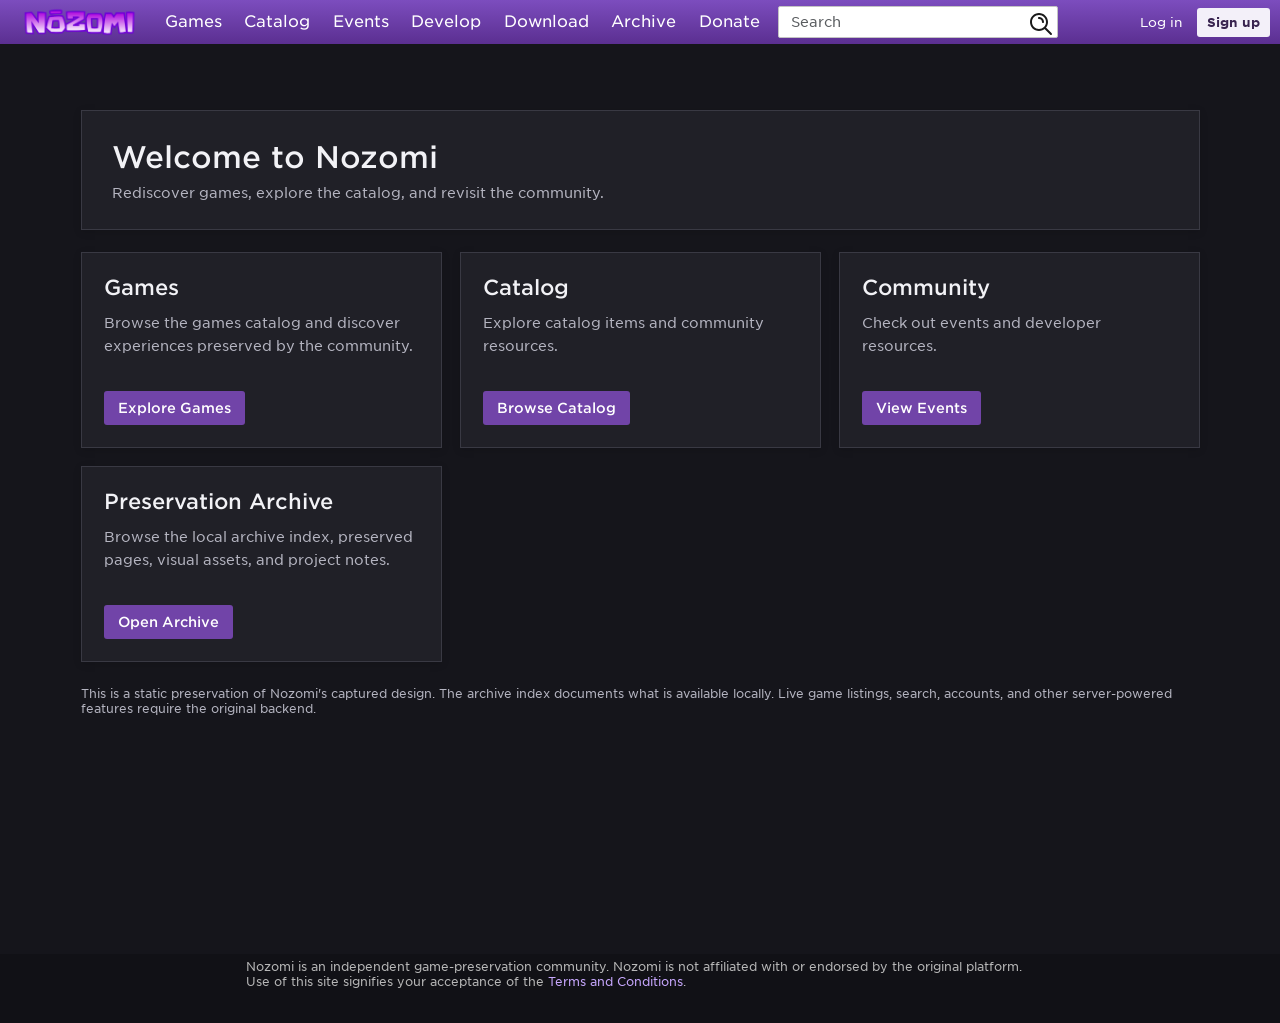
<file: index.html>
<!DOCTYPE html><html><head><meta charset="utf-8" data-next-head=""><meta name="viewport" content="width=device-width, initial-scale=1" data-next-head=""><link rel="preconnect" href="https://fonts.googleapis.com" data-next-head=""><link rel="preconnect" href="https://fonts.gstatic.com" crossorigin="" data-next-head=""><title data-next-head="">Home - Nozomi</title><link rel="icon" type="image/png" href="./nozomi-icon_v%3D20260913.png" data-next-head=""><link rel="preload" href="./_next/static/chunks/1r07hkf3xzy5l.css" as="style"><link rel="preload" href="./_next/static/chunks/0fxi_h-xzasxo.css" as="style"><link rel="preload" href="./_next/static/chunks/02st1rjdscwlr.css" as="style"><link rel="stylesheet" href="./_next/static/chunks/1r07hkf3xzy5l.css" data-n-g=""><link rel="stylesheet" href="./_next/static/chunks/0fxi_h-xzasxo.css" data-n-g=""><link rel="stylesheet" href="./_next/static/chunks/02st1rjdscwlr.css" data-n-g=""><noscript data-n-css=""></noscript><script src="./_next/static/chunks/0uw9cbq0ivaz0.js" defer=""></script><script src="./_next/static/chunks/2ypdhtrh2ao8e.js" defer=""></script><script src="./_next/static/chunks/0nmpb91v5nunp.js" defer=""></script><script src="./_next/static/chunks/2d40pblph5422.js" defer=""></script><script src="./_next/static/chunks/2_s-4hc8jel0f.js" defer=""></script><script src="./_next/static/chunks/43gn2o0z-at9n.js" defer=""></script><script src="./_next/static/chunks/3hgt3j4lsb2fb.js" defer=""></script><script src="./_next/static/chunks/2kb1sjogc8y4w.js" defer=""></script><script src="./_next/static/chunks/2n9lkletx3rdm.js" defer=""></script><script src="./_next/static/chunks/turbopack-1zkktgr-xfvcf.js" defer=""></script><script src="./_next/static/chunks/3jfqd2cpi-3_8.js" defer=""></script><script src="./_next/static/chunks/2z6yysb-47nsg.js" defer=""></script><script src="./_next/static/chunks/0o-_81dcino4l.js" defer=""></script><script src="./_next/static/chunks/turbopack-0trb50wgtgpw0.js" defer=""></script><script src="./_next/static/7BtcrKS9LFFbpsOdpw-mp/_buildManifest.js" defer=""></script><script src="./_next/static/7BtcrKS9LFFbpsOdpw-mp/_ssgManifest.js" defer=""></script><script src="./_next/static/7BtcrKS9LFFbpsOdpw-mp/_clientMiddlewareManifest.js" defer=""></script><style id="server-side-styles">.wordmark-0-2-10 {
  height: 36px;
  display: inline-flex;
  align-items: center;
}
.wordmarkImage-0-2-11 {
  width: 122px;
  height: 36px;
  display: block;
  object-fit: contain;
}
.col-0-2-12 {
  flex: 0 0 auto;
  width: auto;
  display: flex;
  max-width: 140px;
  align-items: center;
  padding-right: 10px;
}
.openSideNavMobile-0-2-13 {
  display: none;
}
@media(max-width: 1300px) {
  .openSideNavMobile-0-2-13 {
    float: left;
    width: 30px;
    cursor: pointer;
    height: 30px;
    display: block;
    margin-right: 8px;
  }
}
  .container-0-2-14 {
    display: flex;
    margin-top: 0;
    align-items: center;
    padding-left: 0;
    margin-bottom: 0;
    padding-bottom: 0;
  }
@media(max-width: 767px) {
  .container-0-2-14 {
    width: 100%;
  }
}
  .linkEntry-0-2-15 {
    color: white;
    padding: 2px 6px;
    font-size: 16px;
    text-align: center;
    transition: none;
    font-family: "Source Sans Pro", Arial, Helvetica, sans-serif;
    font-weight: 400;
    line-height: 26px;
    margin-bottom: 0;
    padding-bottom: 0;
    text-decoration: none;
  }
  .linkEntry-0-2-15:hover {
    color: white;
    cursor: pointer;
    background: rgba(25,25,25,0.1);
    transition: none;
    border-radius: 4px;
  }
@media(max-width: 767px) {
  .linkEntry-0-2-15 {
    font-size: 12px;
    padding-left: 1px;
    padding-right: 1px;
  }
}
  .navItem-0-2-16 {
    display: inline-block;
    flex-shrink: 0;
    padding-right: 1.1rem;
  }
  .navItem-0-2-16:last-child {
    padding-right: 0;
  }
@media(max-width: 1280px) {
  .navItem-0-2-16 {
    padding-right: 0.75rem;
  }
}
@media(max-width: 1120px) {
  .navItem-0-2-16 {
    padding-right: 0.5rem;
  }
}
@media(max-width: 991px) {
  .navItem-0-2-16 {
    padding-right: 0.25rem;
  }
}
@media(max-width: 767px) {
  .navItem-0-2-16 {
    flex: 1 1 16%;
    min-width: 0;
    padding-right: 0;
  }
}
  .col-0-2-17 {
    flex: 0 0 auto;
    margin-left: 0;
    padding-left: 0;
  }
@media(max-width: 767px) {
  .col-0-2-17 {
    width: 100%;
    max-width: 100%;
    flex-basis: 100%;
  }
}
  .linksRow-0-2-18 {
    margin: 0;
    display: flex;
    flex-wrap: nowrap;
    align-items: center;
  }
@media(max-width: 991px) {
  .linksRow-0-2-18 {
    gap: 2px;
  }
}
@media(max-width: 767px) {
  .linksRow-0-2-18 {
    gap: 0;
    width: 100%;
    min-width: 100%;
    justify-content: space-around;
  }
}
  .icon-0-2-22 {
    float: right;
    margin-top: -24px;
    padding-top: 0;
  }
  .col-0-2-19 {
    width: 100%;
    margin: 0;
    position: relative;
    max-width: 280px;
    min-width: 0;
  }
  .wrapper-0-2-20 {
    width: 100%;
    border: 1px solid #c3c3c3;
    padding: 3px 2px;
    position: relative;
    background: var(--nozomi-surface, white);
    box-sizing: border-box;
    border-radius: 2px;
  }
  .searchInput-0-2-21 {
    width: 100%;
    border: none;
    height: 24px;
    line-height: 24px;
    padding-top: 0;
    padding-right: 28px;
    padding-bottom: 0;
  }
  .searchInput-0-2-21:focus {
    border: none!important;
    box-shadow: none!important;
  }
  .text-0-2-46 {
    color: #B8B8B8;
    font-size: 12px;
    font-weight: 400;
  }
  .link-0-2-47 {
    font-size: 21px;
    text-align: center;
    font-weight: 300;
    text-decoration: none;
  }
  .link-0-2-47:hover {
    color: var(--nozomi-text, #191919);
  }
  .footer-0-2-48 {
    background: var(--nozomi-surface, #ffffff);
  }
  .footerContainer-0-2-49 {
    padding-top: 5px;
    padding-bottom: 20px;
  }
@media(max-width: 575px) {
  .linkColumn-0-2-50 {
    flex: 0 0 50%;
    max-width: 50%;
  }
}
  .main-0-2-26 {
    min-height: 95vh;
  }
  .navbar-0-2-1 {
    overflow: visible;
    background: linear-gradient(180deg, #7c4dbe 0%, #5b2f91 100%);
    min-height: auto;
    font-family: "Source Sans Pro", Arial, Helvetica, sans-serif;
    padding-top: 4px;
    padding-bottom: 4px;
  }
  .navContainer-0-2-2 {
    overflow: visible;
    max-width: 100%!important;
    padding-top: 0;
    padding-bottom: 0;
  }
  .leftContainer-0-2-3 {
    gap: 8px;
    flex: 0 0 auto;
    display: flex;
    flex-wrap: nowrap;
    align-items: center;
  }
  .navigation-0-2-4 {
    flex: 0 0 auto;
    min-width: 0;
    margin-left: -4px;
  }
  .row-0-2-5 {
    width: 100%;
    display: flex;
    overflow: visible;
    flex-wrap: nowrap;
    column-gap: 12px;
    align-items: center;
    margin-left: 0;
    margin-right: 0;
  }
  .center-0-2-6 {
    flex: 1 1 auto;
    display: flex;
    min-width: 0;
    align-items: center;
    justify-content: flex-start;
  }
  .right-0-2-7 {
    flex: 0 0 auto;
    display: flex;
    align-items: center;
    justify-content: flex-end;
  }
  .wrapper-0-2-8 {
    overflow: visible;
    max-width: 100vw;
    margin-bottom: 36px;
  }
@media(max-width: 991px) {
  .wrapper-0-2-8 {
    margin-bottom: 78px;
  }
}
@media(max-width: 767px) {
  .wrapper-0-2-8 {
    margin-bottom: 116px;
  }
}
  .maintenanceBanner-0-2-9 {
    top: 0;
    left: 0;
    color: #fff;
    right: 0;
    padding: 3px 12px;
    z-index: 1100;
    position: fixed;
    font-size: 13px;
    background: #b45309;
    text-align: center;
    font-weight: 700;
    pointer-events: none;
  }
@media(max-width: 767px) {
  .navContainer-0-2-2 {
    padding-left: 8px!important;
    padding-right: 8px!important;
  }
  .row-0-2-5 {
    row-gap: 4px;
    flex-wrap: wrap;
    column-gap: 8px;
  }
  .leftContainer-0-2-3 {
    order: 1;
  }
  .right-0-2-7 {
    order: 2;
    margin-left: auto;
  }
  .navigation-0-2-4 {
    flex: 1 1 100%;
    order: 3;
    width: 100%;
    overflow-x: auto;
    overflow-y: hidden;
    margin-left: 0;
    scrollbar-width: none;
  }
  .navigation-0-2-4::-webkit-scrollbar {
    display: none;
  }
  .center-0-2-6 {
    flex: 1 1 100%;
    order: 4;
    width: 100%;
    justify-content: stretch;
  }
  .center-0-2-6 > div {
    max-width: none;
  }
}
  .alertBg-0-2-23 {
    display: flex;
    background: #f5b400;
    box-shadow: inset 0 1px rgba(255,255,255,.12);
    min-height: 48px;
    align-items: center;
    border-bottom: 1px solid #d89e00;
    justify-content: center;
  }
  .alertText-0-2-24 {
    color: #fff;
    width: 100%;
    margin: 0;
    padding: 14px 20px 10px;
    font-size: 18px;
    text-align: center;
    font-weight: 600;
    line-height: 1.35;
  }
@media(max-width: 767px) {
  .alertText-0-2-24 {
    padding: 10px 12px 8px;
    font-size: 15px;
  }
}
  .alertLink-0-2-25 {
    color: #fff;
    border-bottom: 1px solid rgba(255,255,255,.55);
    text-decoration: none;
  }
  .alertLink-0-2-25:hover {
    color: #fff;
    text-decoration: none;
    border-bottom-color: #fff;
  }
  .card-0-2-44 {
    box-shadow: 0 1px 4px 0 rgb(25 25 25 / 30%);
    border-radius: 0;
  }
  .card-d0-0-2-45 {
    color: #393b3d;
    background: white;
  }
  .container-0-2-27 {
    max-width: 1200px!Important;
    font-family: var(--nozomi-site-font);
  }
  .headshotWrapper-0-2-28 {
    width: 110px;
    border: 1px solid #c3c3c3;
    height: 110px;
    margin: 0 auto;
    overflow: hidden;
    box-shadow: 0 2px 10px rgba(0,0,0,0.15);
    border-radius: 100%;
  }
  .headshotWrapper-0-2-28 img {
    width: 100%;
    height: 100%;
    object-fit: cover;
    border-radius: 100%;
  }
  .helloMessage-0-2-29 {
    font-size: 36px;
    margin-top: 30px;
    font-family: var(--nozomi-site-font);
    font-weight: 600;
    margin-left: 10px;
    margin-bottom: 0;
  }
  .subHeader-0-2-30 {
    margin: 0;
    font-size: 22px;
    font-weight: 600;
  }
  .card-0-2-31 {
    border: 1px solid #c3c3c3;
    border-radius: 0;
  }
  .friendRow-0-2-32 {
    flex-flow: row;
    overflow-x: auto;
    overflow-y: hidden;
    margin-right: -7px;
    padding-bottom: 5px;
  }
  .mainBody-0-2-33 {
    padding: 20px;
    border-radius: 6px;
  }
@media(max-width:575px) {
  .mainBody-0-2-33 {
    padding: 12px;
  }
}
  .sectionHeader-0-2-34 {
    display: flex;
    margin-top: 20px;
    align-items: center;
    margin-bottom: 10px;
    justify-content: space-between;
  }
  .seeAll-0-2-35 {
    color: #00a2ff;
    font-size: 14px;
    font-weight: 600;
  }
  .feedNews-0-2-36 {
    gap: 20px;
    display: flex;
    margin-top: 20px;
  }
  .feedNews-0-2-36 > div {
    width: 50%;
  }
@media(max-width:767px) {
  .feedNews-0-2-36 {
    flex-direction: column;
  }
  .feedNews-0-2-36 > div {
    width: 100%;
  }
}
  .sectionContent-0-2-37 {
    padding: 15px;
    min-height: 120px;
  }
@media(max-width: 575px) {
  .headshotWrapper-0-2-28 {
    width: 72px;
    height: 72px;
  }
  .helloMessage-0-2-29 {
    font-size: 24px;
    margin-top: 16px;
    margin-left: 0;
  }
  .subHeader-0-2-30 {
    font-size: 19px;
  }
  .sectionContent-0-2-37 {
    padding: 10px;
  }
}
  .headshotWrapper-d0-0-2-38 {
    background: #ffffff;
  }
  .helloMessage-d1-0-2-39 {
    color: #000000;
  }
  .subHeader-d2-0-2-40 {
    color: #000000;
  }
  .card-d3-0-2-41 {
    background: #ffffff;
  }
  .mainBody-d4-0-2-42 {
    background: #e3e3e3;
  }
  .sectionContent-d5-0-2-43 {
    color: #191919;
    background: #fff;
    border: 0;
  }</style><link rel="stylesheet" href="./styles/halloween-polish-20261003.css"><link rel="stylesheet" href="./styles/site-notice.css"><script defer="" src="./halloween/page-motion_v%3D20261003.js"></script><style>.nozomi-home-content{min-height:70vh;padding-top:48px!important;color:#191919}.nozomi-welcome{background:#fff;border:1px solid #d5d5d5;padding:28px 30px;margin-bottom:22px}.nozomi-welcome h1{font-size:30px;font-weight:500;margin:0 0 10px}.nozomi-welcome p{margin:0;color:#555}.nozomi-columns{display:grid;grid-template-columns:repeat(3,minmax(0,1fr));gap:18px}.nozomi-panel{background:#fff;border:1px solid #d2d2d2;padding:22px;min-height:190px}.nozomi-panel h2{font-size:21px;font-weight:500;margin:0 0 12px}.nozomi-panel p{font-size:14px;line-height:1.6;min-height:65px}.nozomi-button{display:inline-block;background:#6a3da0;color:#fff!important;padding:8px 14px;border-radius:3px;text-decoration:none;font-size:14px}.nozomi-button:hover{background:#553080;text-decoration:none}.nozomi-note{font-size:12px;color:#777;margin-top:24px}@media(max-width:767px){.nozomi-columns{grid-template-columns:1fr}.nozomi-welcome{padding:20px}.nozomi-welcome h1{font-size:25px}}</style><link rel="stylesheet" href="./styles/shared-site.css"></head><body><a class="archive-notice" href="./archive.html"><strong>Preservation archive</strong><span>Explore the locally preserved pages and learn what works offline.</span><span class="notice-arrow" aria-hidden="true">→</span></a><link rel="preload" as="image" href="./img/nozomi-wordmark_v%3D20260913.png"><div id="__next"><div><div class="wrapper-0-2-8 navbar-wrapper-main"><nav class="navbar fixed-top navbar-expand-lg navbar-0-2-1"><div class="navContainer-0-2-2 container"><div class="row-0-2-5"><div class="leftContainer-0-2-3"><div class="col-0-2-12"><div class="openSideNavMobile-0-2-13 icon-menu"></div><a class="wordmark-0-2-10" href="./index.html" aria-label="Nozomi home"><img class="wordmarkImage-0-2-11" src="./img/nozomi-wordmark_v%3D20260913.png" alt="Nozomi"></a></div></div><div class="navigation-0-2-4"><div class="col-0-2-17"><div class="container-0-2-14"><div class="linksRow-0-2-18"><div class="navItem-0-2-16"><a class="linkEntry-0-2-15 nav-link active pt-0" href="./games">Games</a></div><div class="navItem-0-2-16"><a class="linkEntry-0-2-15 nav-link active pt-0" href="./catalog">Catalog</a></div><div class="navItem-0-2-16"><a class="linkEntry-0-2-15 nav-link active pt-0" href="./events">Events</a></div><div class="navItem-0-2-16"><a class="linkEntry-0-2-15 nav-link active pt-0" href="./develop">Develop</a></div><div class="navItem-0-2-16"><a class="linkEntry-0-2-15 nav-link active pt-0" href="./download">Download</a></div><div class="navItem-0-2-16"><a class="linkEntry-0-2-15 nav-link active pt-0" href="./archive.html">Archive</a></div><div class="navItem-0-2-16"><a class="linkEntry-0-2-15 nav-link active pt-0" href="./donate">Donate</a></div></div></div></div></div><div class="center-0-2-6"><div class="col-0-2-19"><div style="width:100%"><div class="wrapper-0-2-20" data-nozomi-search="true"><input class="form-control searchInput-0-2-21" placeholder="Search" value=""><span class="icon-0-2-22 icon-nav-search"></span></div></div></div></div><div class="right-0-2-7 home-account-links"><a href="./login/">Log in</a><a href="./signup/">Sign up</a></div></div></div></nav></div><div class="main-0-2-26"><div id="theme-2016-enabled"></div><main class="container py-5 nozomi-home-content"><section class="nozomi-welcome"><h1>Welcome to Nozomi</h1><p>Rediscover games, explore the catalog, and revisit the community.</p></section><div class="nozomi-columns"><section class="nozomi-panel"><h2>Games</h2><p>Browse the games catalog and discover experiences preserved by the community.</p><a class="nozomi-button" href="./games">Explore Games</a></section><section class="nozomi-panel"><h2>Catalog</h2><p>Explore catalog items and community resources.</p><a class="nozomi-button" href="./catalog">Browse Catalog</a></section><section class="nozomi-panel"><h2>Community</h2><p>Check out events and developer resources.</p><a class="nozomi-button" href="./events">View Events</a></section><section class="nozomi-panel"><h2>Preservation Archive</h2><p>Browse the local archive index, preserved pages, visual assets, and project notes.</p><a class="nozomi-button" href="./archive.html">Open Archive</a></section></div><p class="nozomi-note">This is a static preservation of Nozomi's captured design. The archive index documents what is available locally. Live game listings, search, accounts, and other server-powered features require the original backend.</p></main></div><footer class="footer-0-2-48"><div class="container mt-4 mb-0 footerContainer-0-2-49"><div class="row"><div class="col-12 col-lg-10 offset-lg-1"><p class="text-0-2-46">Nozomi is an independent game-preservation community. Nozomi is not affiliated with or endorsed by the original platform. Use of this site signifies your acceptance of the <a href="./terms-and-conditions">Terms and Conditions</a>.</p></div></div></div></footer></div></div><script id="__NEXT_DATA__" type="application/json">{"props":{"pageProps":{"title":"Home - Nozomi"},"__N_SSG":true},"page":"/home","query":{},"buildId":"7BtcrKS9LFFbpsOdpw-mp","isFallback":false,"gsp":true,"scriptLoader":[]}</script><script src="./js/site.js" defer></script></body></html>
</file>
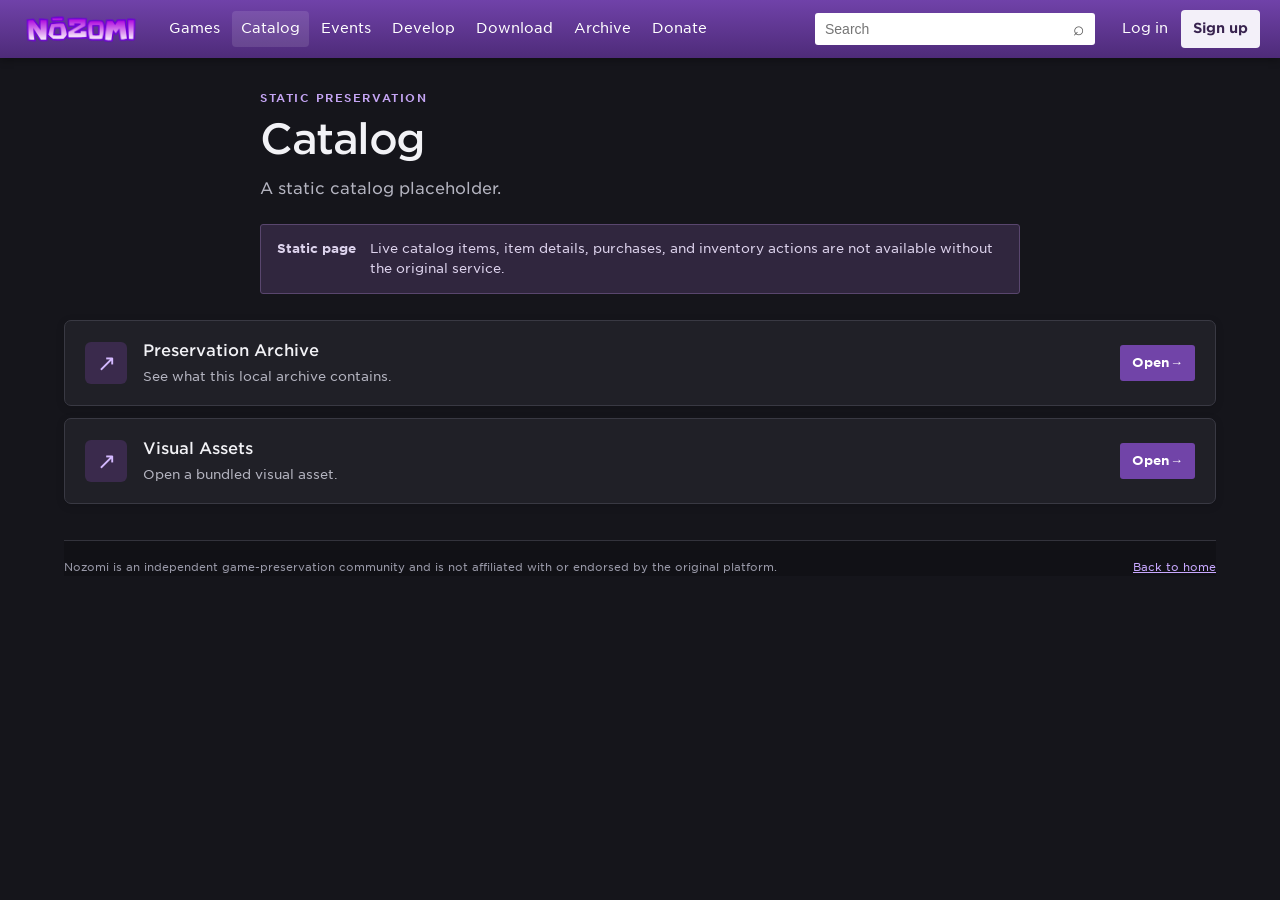
<file: catalog/index.html>
<!doctype html>
<html lang="en"><head><meta charset="utf-8"><meta name="viewport" content="width=device-width,initial-scale=1">
<meta name="description" content="A static catalog placeholder."><title>Catalog - Nozomi</title>
<link rel="icon" type="image/png" href="../nozomi-icon.png"><link rel="stylesheet" href="../styles/archive.css">
<link rel="stylesheet" href="../styles/shared-site.css"></head><body><header class="site-header"><div class="site-header-inner">
<a class="site-brand" href="../index.html" aria-label="Nozomi home"><img src="../img/nozomi-wordmark_v=20260913.png" alt="Nozomi"></a>
<button class="site-menu" type="button" id="site-menu" aria-label="Toggle navigation" aria-expanded="false">☰</button>
<nav class="site-nav" id="site-nav" aria-label="Main navigation"><a href="../games/">Games</a><a href="../catalog/" class="active">Catalog</a><a href="../events/">Events</a><a href="../develop/">Develop</a><a href="../download/">Download</a><a href="../archive.html">Archive</a><a href="../donate/">Donate</a></nav>
<form class="site-search" id="site-search-form" role="search"><input type="search" aria-label="Search" placeholder="Search" autocomplete="off"><button type="submit" aria-label="Search">⌕</button></form>
<div class="site-account"><a href="../login/">Log in</a><a class="signup-link" href="../signup/">Sign up</a></div>
</div></header>
<main class="page"><section class="intro"><p class="eyebrow">STATIC PRESERVATION</p><h1>Catalog</h1><p class="lead">A static catalog placeholder.</p>
<div class="notice"><strong>Static page</strong><span>Live catalog items, item details, purchases, and inventory actions are not available without the original service.</span></div></section>
<section class="entries" aria-label="Related resources"><article class="entry"><div class="entry-icon">↗</div><div class="entry-copy"><h2>Preservation Archive</h2><p>See what this local archive contains.</p></div><a class="entry-link" href="../archive.html">Open <span aria-hidden="true">→</span></a></article>
<article class="entry"><div class="entry-icon">↗</div><div class="entry-copy"><h2>Visual Assets</h2><p>Open a bundled visual asset.</p></div><a class="entry-link" href="../img/nozomi-wordmark.png">Open <span aria-hidden="true">→</span></a></article>
</section>
<footer><p>Nozomi is an independent game-preservation community and is not affiliated with or endorsed by the original platform.</p><a href="../index.html">Back to home</a></footer></main></body></html>
</file>
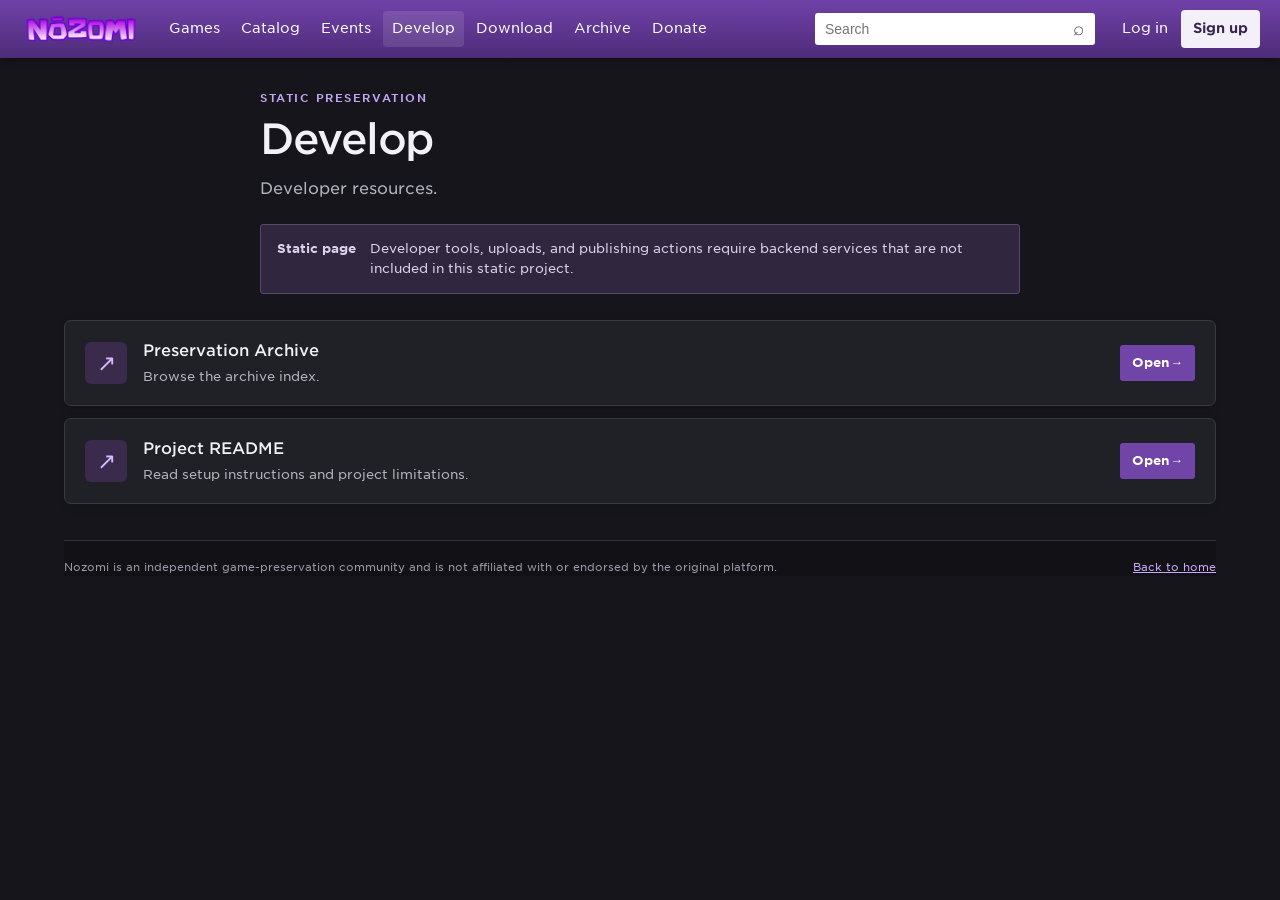
<file: develop/index.html>
<!doctype html>
<html lang="en"><head><meta charset="utf-8"><meta name="viewport" content="width=device-width,initial-scale=1">
<meta name="description" content="Developer resources."><title>Develop - Nozomi</title>
<link rel="icon" type="image/png" href="../nozomi-icon.png"><link rel="stylesheet" href="../styles/archive.css">
<link rel="stylesheet" href="../styles/shared-site.css"></head><body><header class="site-header"><div class="site-header-inner">
<a class="site-brand" href="../index.html" aria-label="Nozomi home"><img src="../img/nozomi-wordmark_v=20260913.png" alt="Nozomi"></a>
<button class="site-menu" type="button" id="site-menu" aria-label="Toggle navigation" aria-expanded="false">☰</button>
<nav class="site-nav" id="site-nav" aria-label="Main navigation"><a href="../games/">Games</a><a href="../catalog/">Catalog</a><a href="../events/">Events</a><a href="../develop/" class="active">Develop</a><a href="../download/">Download</a><a href="../archive.html">Archive</a><a href="../donate/">Donate</a></nav>
<form class="site-search" id="site-search-form" role="search"><input type="search" aria-label="Search" placeholder="Search" autocomplete="off"><button type="submit" aria-label="Search">⌕</button></form>
<div class="site-account"><a href="../login/">Log in</a><a class="signup-link" href="../signup/">Sign up</a></div>
</div></header>
<main class="page"><section class="intro"><p class="eyebrow">STATIC PRESERVATION</p><h1>Develop</h1><p class="lead">Developer resources.</p>
<div class="notice"><strong>Static page</strong><span>Developer tools, uploads, and publishing actions require backend services that are not included in this static project.</span></div></section>
<section class="entries" aria-label="Related resources"><article class="entry"><div class="entry-icon">↗</div><div class="entry-copy"><h2>Preservation Archive</h2><p>Browse the archive index.</p></div><a class="entry-link" href="../archive.html">Open <span aria-hidden="true">→</span></a></article>
<article class="entry"><div class="entry-icon">↗</div><div class="entry-copy"><h2>Project README</h2><p>Read setup instructions and project limitations.</p></div><a class="entry-link" href="../README.md">Open <span aria-hidden="true">→</span></a></article>
</section>
<footer><p>Nozomi is an independent game-preservation community and is not affiliated with or endorsed by the original platform.</p><a href="../index.html">Back to home</a></footer></main></body></html>
</file>
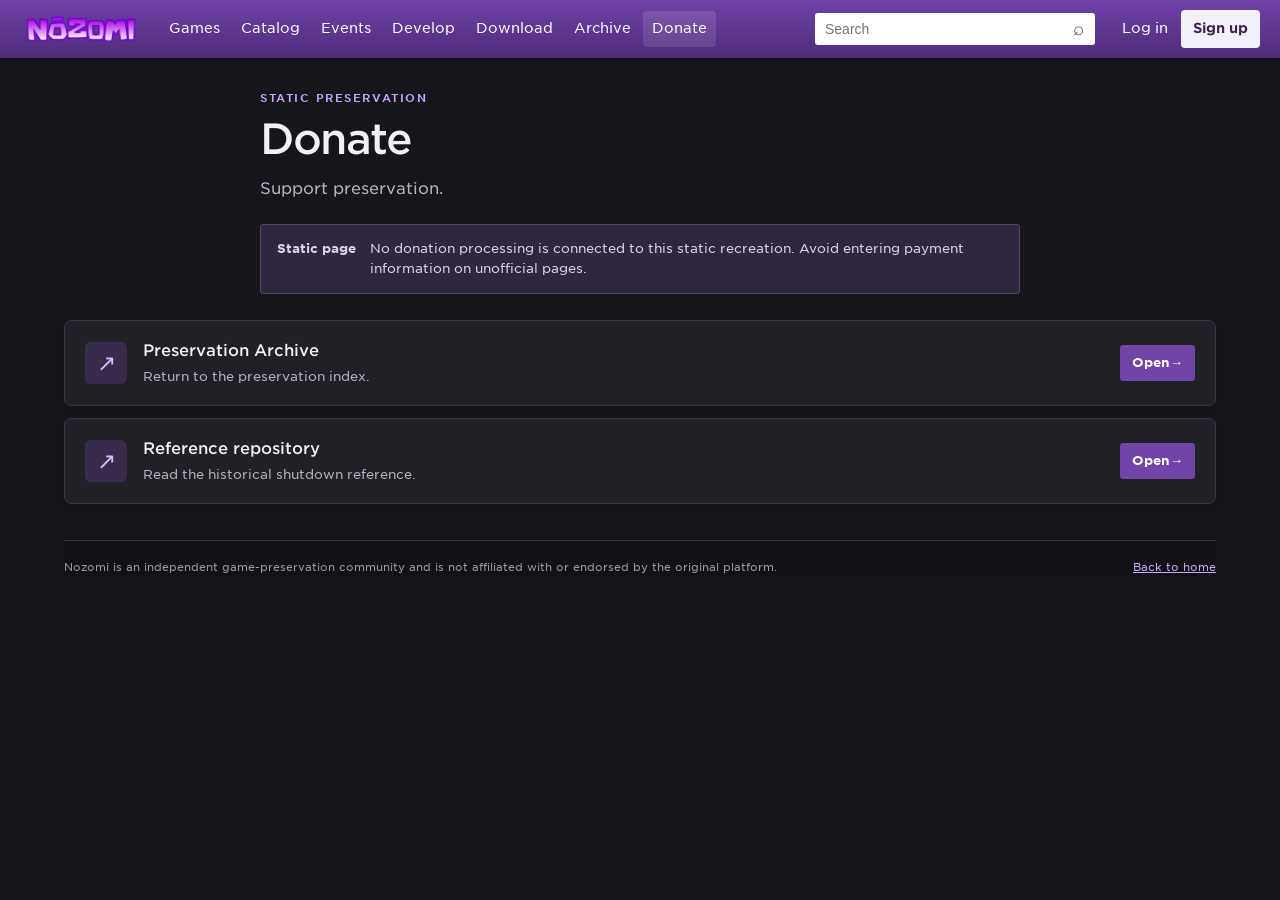
<file: donate/index.html>
<!doctype html>
<html lang="en"><head><meta charset="utf-8"><meta name="viewport" content="width=device-width,initial-scale=1">
<meta name="description" content="Support preservation."><title>Donate - Nozomi</title>
<link rel="icon" type="image/png" href="../nozomi-icon.png"><link rel="stylesheet" href="../styles/archive.css">
<link rel="stylesheet" href="../styles/shared-site.css"></head><body><header class="site-header"><div class="site-header-inner">
<a class="site-brand" href="../index.html" aria-label="Nozomi home"><img src="../img/nozomi-wordmark_v=20260913.png" alt="Nozomi"></a>
<button class="site-menu" type="button" id="site-menu" aria-label="Toggle navigation" aria-expanded="false">☰</button>
<nav class="site-nav" id="site-nav" aria-label="Main navigation"><a href="../games/">Games</a><a href="../catalog/">Catalog</a><a href="../events/">Events</a><a href="../develop/">Develop</a><a href="../download/">Download</a><a href="../archive.html">Archive</a><a href="../donate/" class="active">Donate</a></nav>
<form class="site-search" id="site-search-form" role="search"><input type="search" aria-label="Search" placeholder="Search" autocomplete="off"><button type="submit" aria-label="Search">⌕</button></form>
<div class="site-account"><a href="../login/">Log in</a><a class="signup-link" href="../signup/">Sign up</a></div>
</div></header>
<main class="page"><section class="intro"><p class="eyebrow">STATIC PRESERVATION</p><h1>Donate</h1><p class="lead">Support preservation.</p>
<div class="notice"><strong>Static page</strong><span>No donation processing is connected to this static recreation. Avoid entering payment information on unofficial pages.</span></div></section>
<section class="entries" aria-label="Related resources"><article class="entry"><div class="entry-icon">↗</div><div class="entry-copy"><h2>Preservation Archive</h2><p>Return to the preservation index.</p></div><a class="entry-link" href="../archive.html">Open <span aria-hidden="true">→</span></a></article>
<article class="entry"><div class="entry-icon">↗</div><div class="entry-copy"><h2>Reference repository</h2><p>Read the historical shutdown reference.</p></div><a class="entry-link" href="https://github.com/adamh83717-cpu/NozomiShutdownLeaks" target="_blank" rel="noopener noreferrer">Open <span aria-hidden="true">→</span></a></article>
</section>
<footer><p>Nozomi is an independent game-preservation community and is not affiliated with or endorsed by the original platform.</p><a href="../index.html">Back to home</a></footer></main></body></html>
</file>
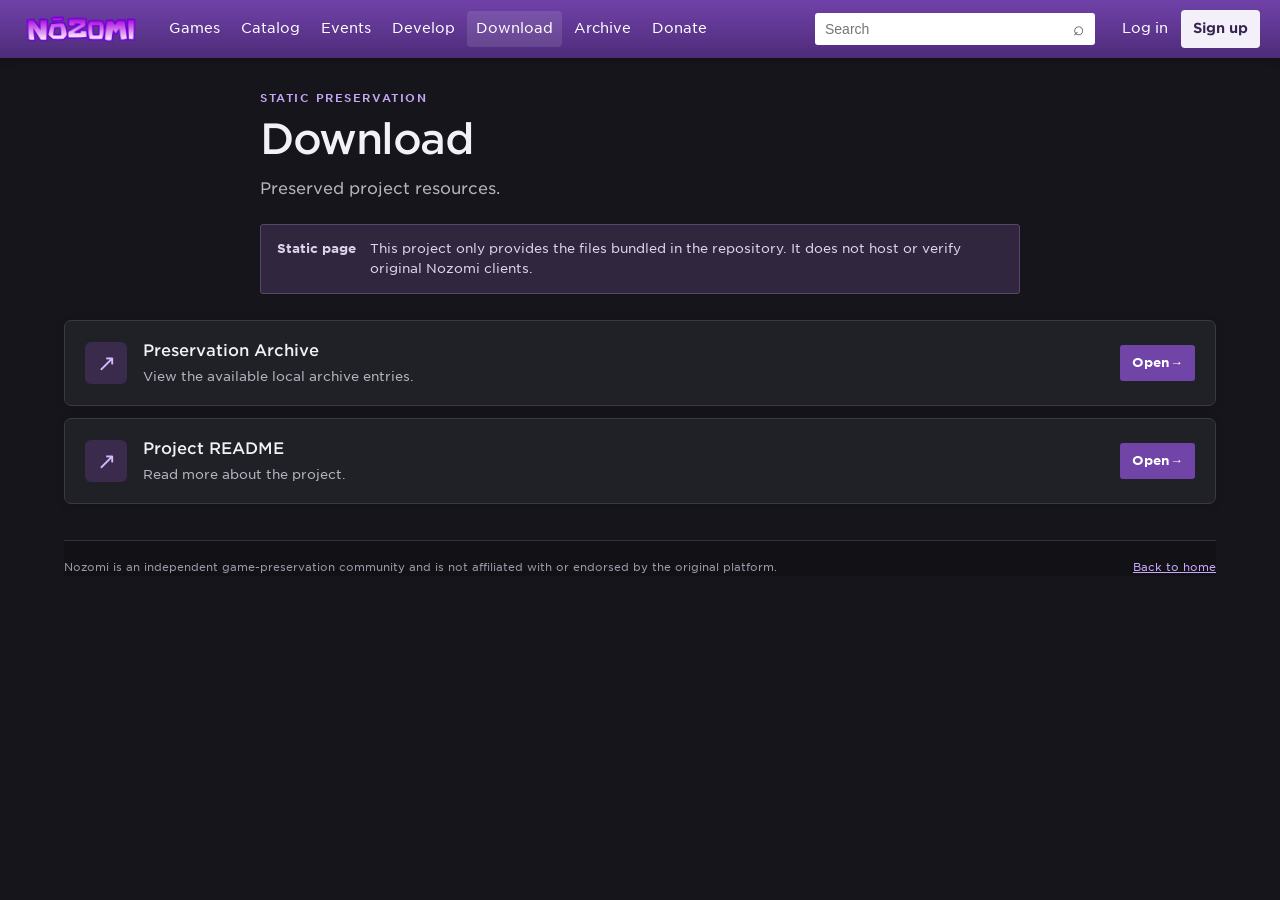
<file: download/index.html>
<!doctype html>
<html lang="en"><head><meta charset="utf-8"><meta name="viewport" content="width=device-width,initial-scale=1">
<meta name="description" content="Preserved project resources."><title>Download - Nozomi</title>
<link rel="icon" type="image/png" href="../nozomi-icon.png"><link rel="stylesheet" href="../styles/archive.css">
<link rel="stylesheet" href="../styles/shared-site.css"></head><body><header class="site-header"><div class="site-header-inner">
<a class="site-brand" href="../index.html" aria-label="Nozomi home"><img src="../img/nozomi-wordmark_v=20260913.png" alt="Nozomi"></a>
<button class="site-menu" type="button" id="site-menu" aria-label="Toggle navigation" aria-expanded="false">☰</button>
<nav class="site-nav" id="site-nav" aria-label="Main navigation"><a href="../games/">Games</a><a href="../catalog/">Catalog</a><a href="../events/">Events</a><a href="../develop/">Develop</a><a href="../download/" class="active">Download</a><a href="../archive.html">Archive</a><a href="../donate/">Donate</a></nav>
<form class="site-search" id="site-search-form" role="search"><input type="search" aria-label="Search" placeholder="Search" autocomplete="off"><button type="submit" aria-label="Search">⌕</button></form>
<div class="site-account"><a href="../login/">Log in</a><a class="signup-link" href="../signup/">Sign up</a></div>
</div></header>
<main class="page"><section class="intro"><p class="eyebrow">STATIC PRESERVATION</p><h1>Download</h1><p class="lead">Preserved project resources.</p>
<div class="notice"><strong>Static page</strong><span>This project only provides the files bundled in the repository. It does not host or verify original Nozomi clients.</span></div></section>
<section class="entries" aria-label="Related resources"><article class="entry"><div class="entry-icon">↗</div><div class="entry-copy"><h2>Preservation Archive</h2><p>View the available local archive entries.</p></div><a class="entry-link" href="../archive.html">Open <span aria-hidden="true">→</span></a></article>
<article class="entry"><div class="entry-icon">↗</div><div class="entry-copy"><h2>Project README</h2><p>Read more about the project.</p></div><a class="entry-link" href="../README.md">Open <span aria-hidden="true">→</span></a></article>
</section>
<footer><p>Nozomi is an independent game-preservation community and is not affiliated with or endorsed by the original platform.</p><a href="../index.html">Back to home</a></footer></main></body></html>
</file>
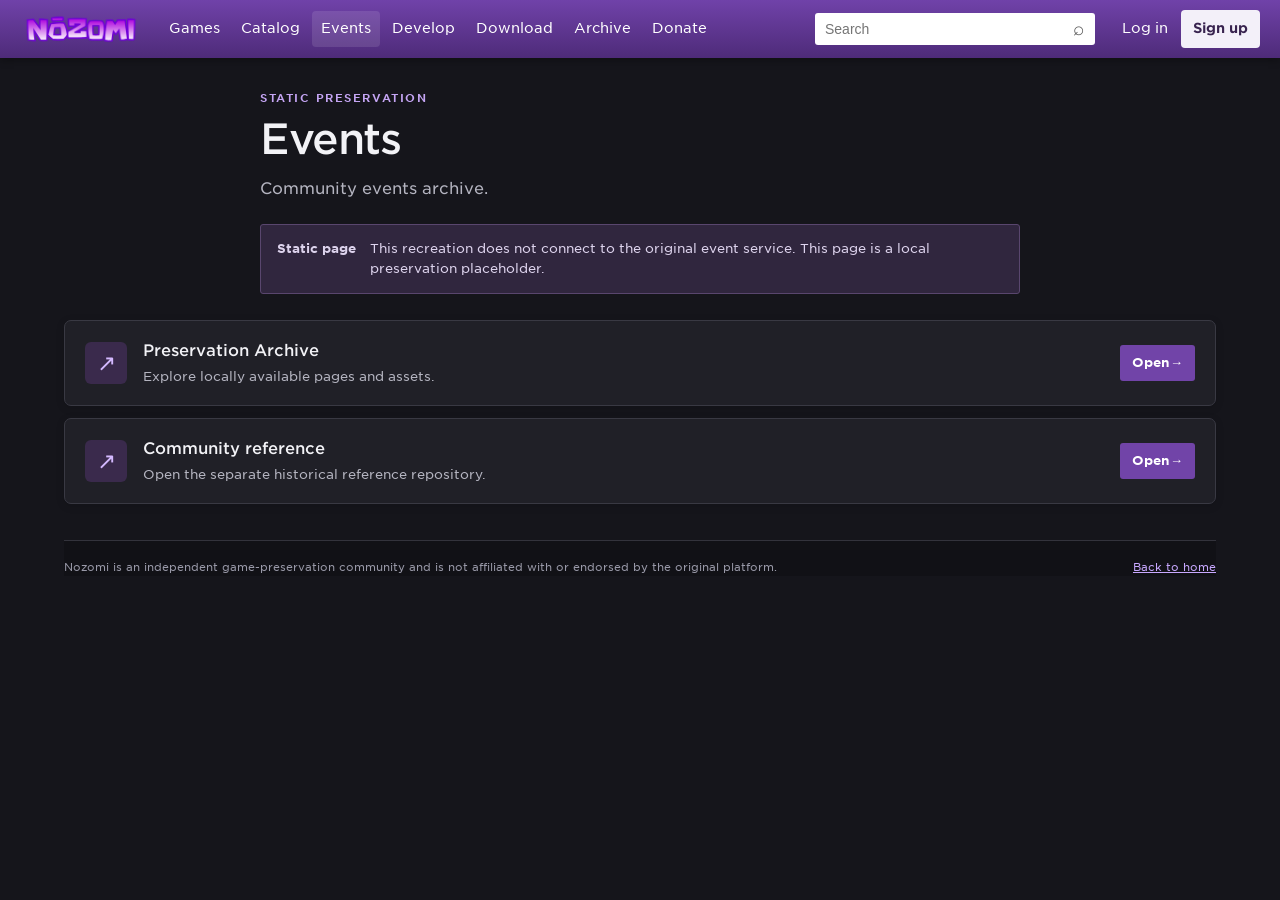
<file: events/index.html>
<!doctype html>
<html lang="en"><head><meta charset="utf-8"><meta name="viewport" content="width=device-width,initial-scale=1">
<meta name="description" content="Community events archive."><title>Events - Nozomi</title>
<link rel="icon" type="image/png" href="../nozomi-icon.png"><link rel="stylesheet" href="../styles/archive.css">
<link rel="stylesheet" href="../styles/shared-site.css"></head><body><header class="site-header"><div class="site-header-inner">
<a class="site-brand" href="../index.html" aria-label="Nozomi home"><img src="../img/nozomi-wordmark_v=20260913.png" alt="Nozomi"></a>
<button class="site-menu" type="button" id="site-menu" aria-label="Toggle navigation" aria-expanded="false">☰</button>
<nav class="site-nav" id="site-nav" aria-label="Main navigation"><a href="../games/">Games</a><a href="../catalog/">Catalog</a><a href="../events/" class="active">Events</a><a href="../develop/">Develop</a><a href="../download/">Download</a><a href="../archive.html">Archive</a><a href="../donate/">Donate</a></nav>
<form class="site-search" id="site-search-form" role="search"><input type="search" aria-label="Search" placeholder="Search" autocomplete="off"><button type="submit" aria-label="Search">⌕</button></form>
<div class="site-account"><a href="../login/">Log in</a><a class="signup-link" href="../signup/">Sign up</a></div>
</div></header>
<main class="page"><section class="intro"><p class="eyebrow">STATIC PRESERVATION</p><h1>Events</h1><p class="lead">Community events archive.</p>
<div class="notice"><strong>Static page</strong><span>This recreation does not connect to the original event service. This page is a local preservation placeholder.</span></div></section>
<section class="entries" aria-label="Related resources"><article class="entry"><div class="entry-icon">↗</div><div class="entry-copy"><h2>Preservation Archive</h2><p>Explore locally available pages and assets.</p></div><a class="entry-link" href="../archive.html">Open <span aria-hidden="true">→</span></a></article>
<article class="entry"><div class="entry-icon">↗</div><div class="entry-copy"><h2>Community reference</h2><p>Open the separate historical reference repository.</p></div><a class="entry-link" href="https://github.com/adamh83717-cpu/NozomiShutdownLeaks" target="_blank" rel="noopener noreferrer">Open <span aria-hidden="true">→</span></a></article>
</section>
<footer><p>Nozomi is an independent game-preservation community and is not affiliated with or endorsed by the original platform.</p><a href="../index.html">Back to home</a></footer></main></body></html>
</file>
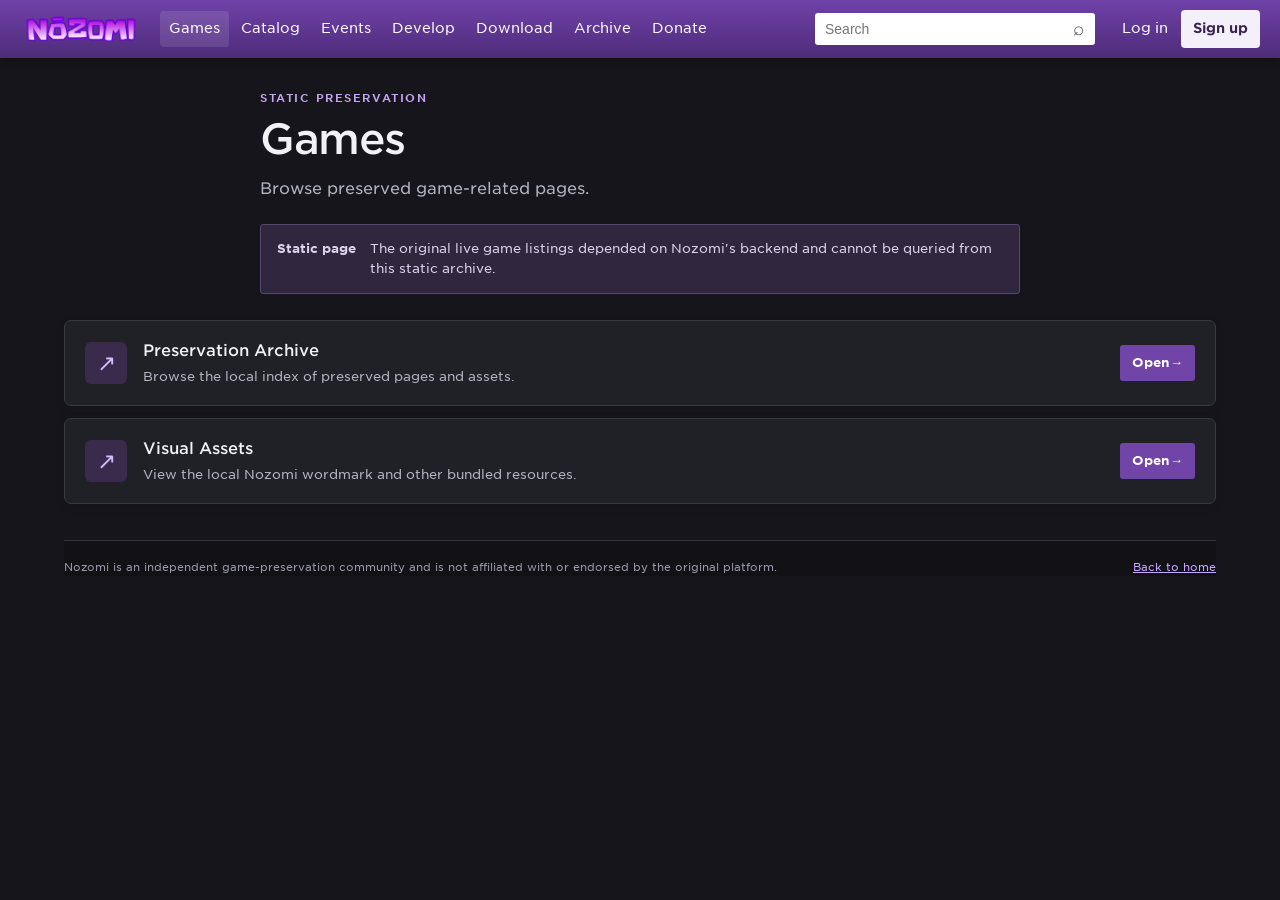
<file: games/index.html>
<!doctype html>
<html lang="en"><head><meta charset="utf-8"><meta name="viewport" content="width=device-width,initial-scale=1">
<meta name="description" content="Browse preserved game-related pages."><title>Games - Nozomi</title>
<link rel="icon" type="image/png" href="../nozomi-icon.png"><link rel="stylesheet" href="../styles/archive.css">
<link rel="stylesheet" href="../styles/shared-site.css"></head><body><header class="site-header"><div class="site-header-inner">
<a class="site-brand" href="../index.html" aria-label="Nozomi home"><img src="../img/nozomi-wordmark_v=20260913.png" alt="Nozomi"></a>
<button class="site-menu" type="button" id="site-menu" aria-label="Toggle navigation" aria-expanded="false">☰</button>
<nav class="site-nav" id="site-nav" aria-label="Main navigation"><a href="../games/" class="active">Games</a><a href="../catalog/">Catalog</a><a href="../events/">Events</a><a href="../develop/">Develop</a><a href="../download/">Download</a><a href="../archive.html">Archive</a><a href="../donate/">Donate</a></nav>
<form class="site-search" id="site-search-form" role="search"><input type="search" aria-label="Search" placeholder="Search" autocomplete="off"><button type="submit" aria-label="Search">⌕</button></form>
<div class="site-account"><a href="../login/">Log in</a><a class="signup-link" href="../signup/">Sign up</a></div>
</div></header>
<main class="page"><section class="intro"><p class="eyebrow">STATIC PRESERVATION</p><h1>Games</h1><p class="lead">Browse preserved game-related pages.</p>
<div class="notice"><strong>Static page</strong><span>The original live game listings depended on Nozomi's backend and cannot be queried from this static archive.</span></div></section>
<section class="entries" aria-label="Related resources"><article class="entry"><div class="entry-icon">↗</div><div class="entry-copy"><h2>Preservation Archive</h2><p>Browse the local index of preserved pages and assets.</p></div><a class="entry-link" href="../archive.html">Open <span aria-hidden="true">→</span></a></article>
<article class="entry"><div class="entry-icon">↗</div><div class="entry-copy"><h2>Visual Assets</h2><p>View the local Nozomi wordmark and other bundled resources.</p></div><a class="entry-link" href="../img/nozomi-wordmark.png">Open <span aria-hidden="true">→</span></a></article>
</section>
<footer><p>Nozomi is an independent game-preservation community and is not affiliated with or endorsed by the original platform.</p><a href="../index.html">Back to home</a></footer></main></body></html>
</file>
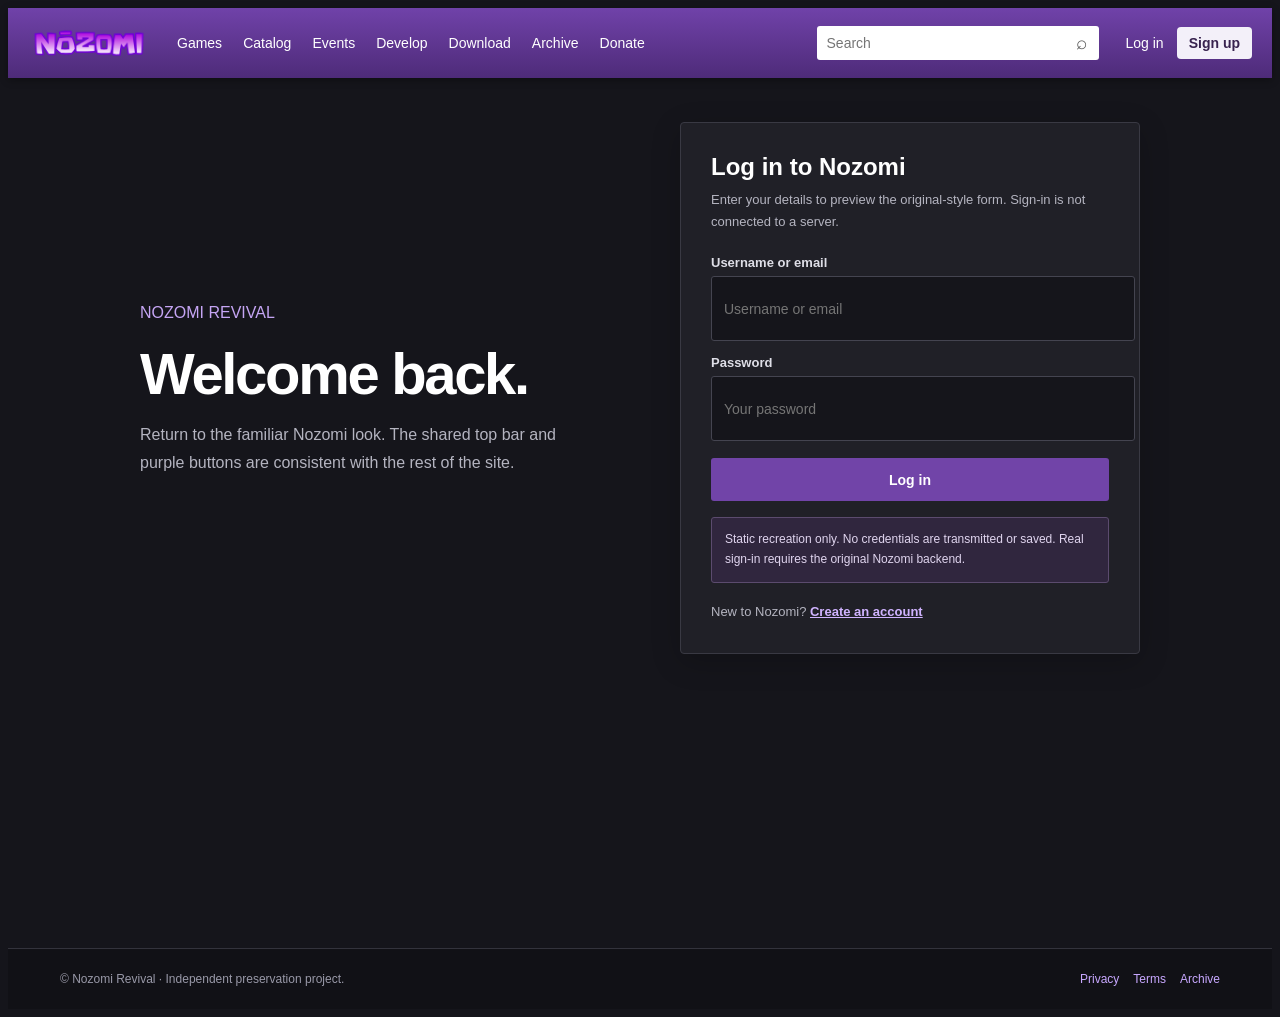
<file: login/index.html>
<!doctype html>
<html lang="en"><head><meta charset="utf-8"><meta name="viewport" content="width=device-width,initial-scale=1"><meta name="theme-color" content="#15151b"><meta name="description" content="Login page recreation for Nozomi Revival."><title>Log In — Nozomi</title><link rel="icon" type="image/png" href="../nozomi-icon_v=20260913.png"><link rel="stylesheet" href="../styles/shared-site.css"></head>
<body><header class="site-header"><div class="site-header-inner">
<a class="site-brand" href="../index.html" aria-label="Nozomi home"><img src="../img/nozomi-wordmark_v=20260913.png" alt="Nozomi"></a>
<button class="site-menu" type="button" id="site-menu" aria-label="Toggle navigation" aria-expanded="false">☰</button>
<nav class="site-nav" id="site-nav" aria-label="Main navigation"><a href="../games/">Games</a><a href="../catalog/">Catalog</a><a href="../events/">Events</a><a href="../develop/">Develop</a><a href="../download/">Download</a><a href="../archive.html">Archive</a><a href="../donate/">Donate</a></nav>
<form class="site-search" id="site-search-form" role="search"><input type="search" aria-label="Search" placeholder="Search" autocomplete="off"><button type="submit" aria-label="Search">⌕</button></form>
<div class="site-account"><a href="../login/">Log in</a><a class="signup-link" href="../signup/">Sign up</a></div>
</div></header><main class="account-page"><div class="account-layout"><section class="account-intro"><p class="eyebrow">NOZOMI REVIVAL</p><h1>Welcome back.</h1><p>Return to the familiar Nozomi look. The shared top bar and purple buttons are consistent with the rest of the site.</p></section><section class="account-card"><h2>Log in to Nozomi</h2><p>Enter your details to preview the original-style form. Sign-in is not connected to a server.</p><form class="account-form" data-static-account-form>
<label for="login-username">Username or email<input id="login-username" name="username" autocomplete="username" placeholder="Username or email" required></label><label for="login-password">Password<input id="login-password" name="password" type="password" autocomplete="current-password" placeholder="Your password" required></label><button class="site-button" type="submit">Log in</button></form><div class="account-status" role="status" aria-live="polite">Static recreation only. No credentials are transmitted or saved. Real sign-in requires the original Nozomi backend.</div><p class="account-switch">New to Nozomi? <a href="../signup/">Create an account</a></p></section></div></main><footer class="site-footer"><div class="site-footer-inner"><span>© Nozomi Revival · Independent preservation project.</span><nav aria-label="Footer navigation"><a href="../auth/privacy/index.html">Privacy</a><a href="../auth/tos/index.html">Terms</a><a href="../archive.html">Archive</a></nav></div></footer><script src="../js/site.js" defer></script></body></html>
</file>
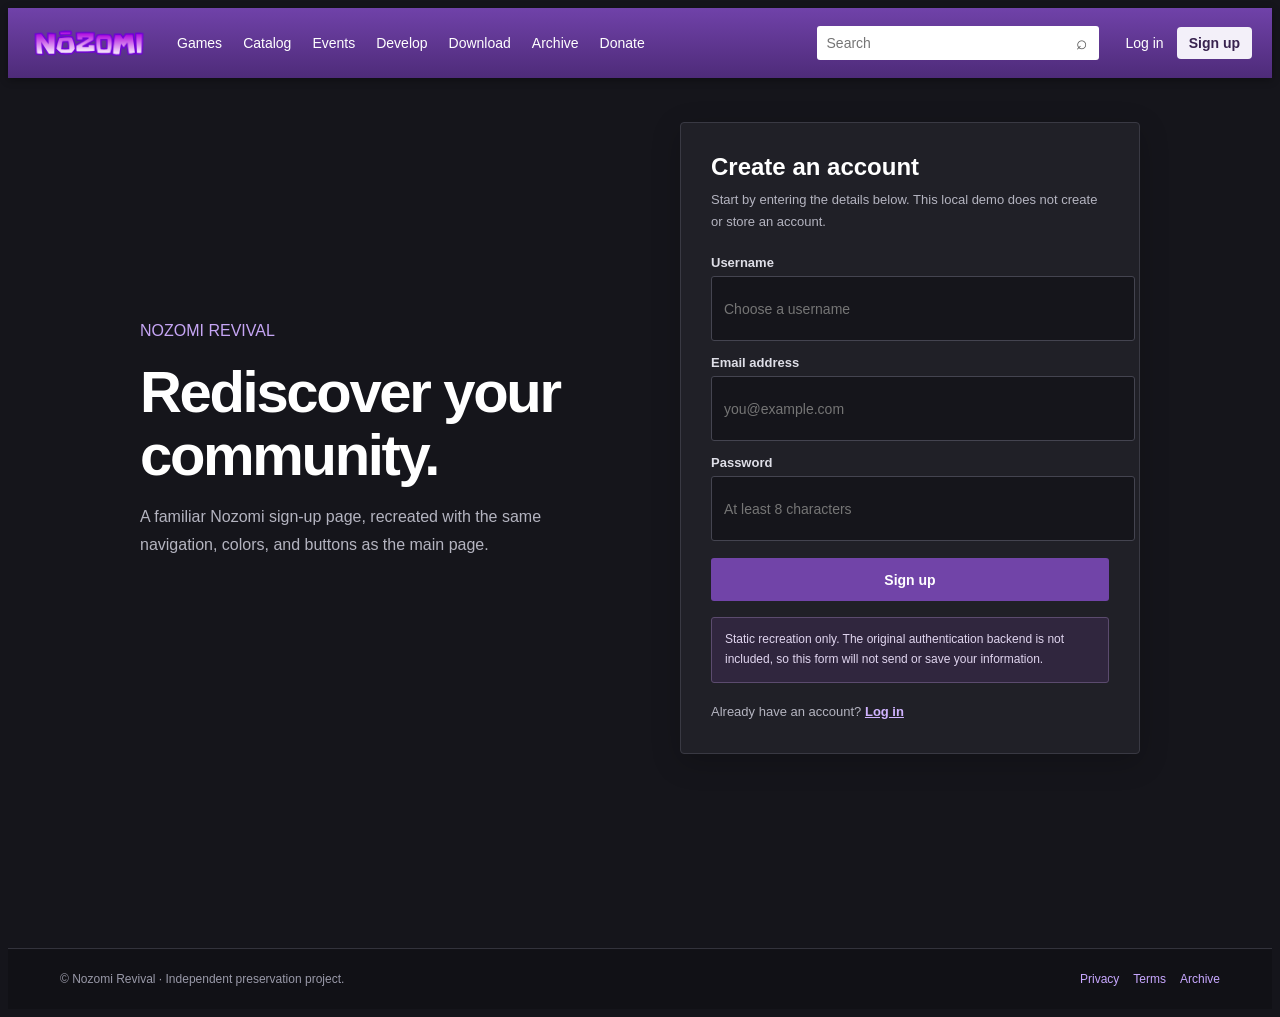
<file: signup/index.html>
<!doctype html>
<html lang="en"><head><meta charset="utf-8"><meta name="viewport" content="width=device-width,initial-scale=1"><meta name="theme-color" content="#15151b"><meta name="description" content="Sign-up page recreation for Nozomi Revival."><title>Sign Up — Nozomi</title><link rel="icon" type="image/png" href="../nozomi-icon_v=20260913.png"><link rel="stylesheet" href="../styles/shared-site.css"></head>
<body><header class="site-header"><div class="site-header-inner">
<a class="site-brand" href="../index.html" aria-label="Nozomi home"><img src="../img/nozomi-wordmark_v=20260913.png" alt="Nozomi"></a>
<button class="site-menu" type="button" id="site-menu" aria-label="Toggle navigation" aria-expanded="false">☰</button>
<nav class="site-nav" id="site-nav" aria-label="Main navigation"><a href="../games/">Games</a><a href="../catalog/">Catalog</a><a href="../events/">Events</a><a href="../develop/">Develop</a><a href="../download/">Download</a><a href="../archive.html">Archive</a><a href="../donate/">Donate</a></nav>
<form class="site-search" id="site-search-form" role="search"><input type="search" aria-label="Search" placeholder="Search" autocomplete="off"><button type="submit" aria-label="Search">⌕</button></form>
<div class="site-account"><a href="../login/">Log in</a><a class="signup-link" href="../signup/">Sign up</a></div>
</div></header><main class="account-page"><div class="account-layout"><section class="account-intro"><p class="eyebrow">NOZOMI REVIVAL</p><h1>Rediscover your community.</h1><p>A familiar Nozomi sign-up page, recreated with the same navigation, colors, and buttons as the main page.</p></section><section class="account-card"><h2>Create an account</h2><p>Start by entering the details below. This local demo does not create or store an account.</p><form class="account-form" data-static-account-form>
<label for="signup-username">Username<input id="signup-username" name="username" autocomplete="username" minlength="3" maxlength="20" placeholder="Choose a username" required></label><label for="signup-email">Email address<input id="signup-email" name="email" type="email" autocomplete="email" placeholder="you@example.com" required></label><label for="signup-password">Password<input id="signup-password" name="password" type="password" autocomplete="new-password" minlength="8" placeholder="At least 8 characters" required></label><button class="site-button" type="submit">Sign up</button></form><div class="account-status" role="status" aria-live="polite">Static recreation only. The original authentication backend is not included, so this form will not send or save your information.</div><p class="account-switch">Already have an account? <a href="../login/">Log in</a></p></section></div></main><footer class="site-footer"><div class="site-footer-inner"><span>© Nozomi Revival · Independent preservation project.</span><nav aria-label="Footer navigation"><a href="../auth/privacy/index.html">Privacy</a><a href="../auth/tos/index.html">Terms</a><a href="../archive.html">Archive</a></nav></div></footer><script src="../js/site.js" defer></script></body></html>
</file>
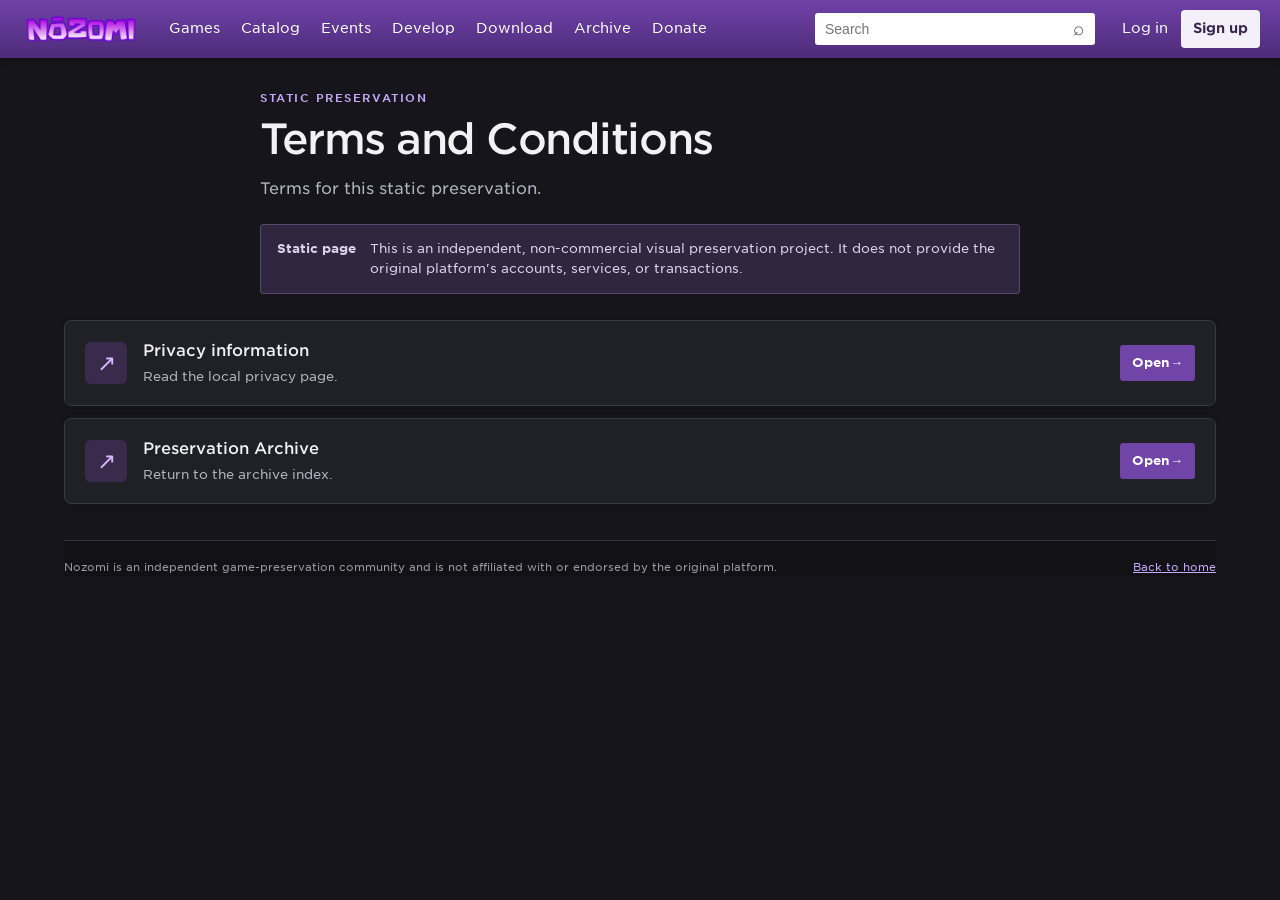
<file: terms-and-conditions/index.html>
<!doctype html>
<html lang="en"><head><meta charset="utf-8"><meta name="viewport" content="width=device-width,initial-scale=1">
<meta name="description" content="Terms for this static preservation."><title>Terms and Conditions - Nozomi</title>
<link rel="icon" type="image/png" href="../nozomi-icon.png"><link rel="stylesheet" href="../styles/archive.css">
<link rel="stylesheet" href="../styles/shared-site.css"></head><body><header class="site-header"><div class="site-header-inner">
<a class="site-brand" href="../index.html" aria-label="Nozomi home"><img src="../img/nozomi-wordmark_v=20260913.png" alt="Nozomi"></a>
<button class="site-menu" type="button" id="site-menu" aria-label="Toggle navigation" aria-expanded="false">☰</button>
<nav class="site-nav" id="site-nav" aria-label="Main navigation"><a href="../games/">Games</a><a href="../catalog/">Catalog</a><a href="../events/">Events</a><a href="../develop/">Develop</a><a href="../download/">Download</a><a href="../archive.html">Archive</a><a href="../donate/">Donate</a></nav>
<form class="site-search" id="site-search-form" role="search"><input type="search" aria-label="Search" placeholder="Search" autocomplete="off"><button type="submit" aria-label="Search">⌕</button></form>
<div class="site-account"><a href="../login/">Log in</a><a class="signup-link" href="../signup/">Sign up</a></div>
</div></header>
<main class="page"><section class="intro"><p class="eyebrow">STATIC PRESERVATION</p><h1>Terms and Conditions</h1><p class="lead">Terms for this static preservation.</p>
<div class="notice"><strong>Static page</strong><span>This is an independent, non-commercial visual preservation project. It does not provide the original platform's accounts, services, or transactions.</span></div></section>
<section class="entries" aria-label="Related resources"><article class="entry"><div class="entry-icon">↗</div><div class="entry-copy"><h2>Privacy information</h2><p>Read the local privacy page.</p></div><a class="entry-link" href="../auth/privacy/index.html">Open <span aria-hidden="true">→</span></a></article>
<article class="entry"><div class="entry-icon">↗</div><div class="entry-copy"><h2>Preservation Archive</h2><p>Return to the archive index.</p></div><a class="entry-link" href="../archive.html">Open <span aria-hidden="true">→</span></a></article>
</section>
<footer><p>Nozomi is an independent game-preservation community and is not affiliated with or endorsed by the original platform.</p><a href="../index.html">Back to home</a></footer></main></body></html>
</file>
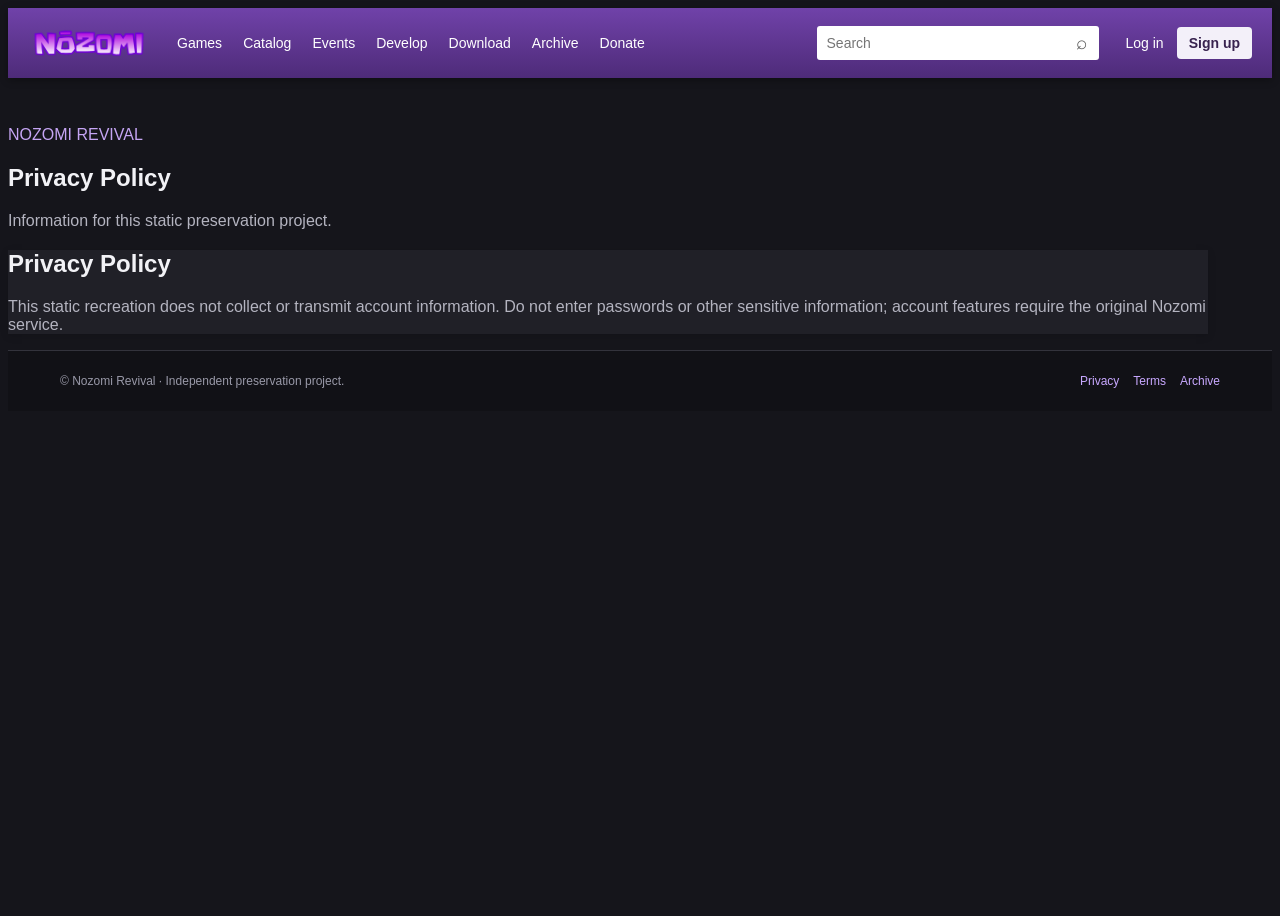
<file: auth/privacy/index.html>
<!doctype html>
<html lang="en"><head><meta charset="utf-8"><meta name="viewport" content="width=device-width,initial-scale=1"><meta name="theme-color" content="#15151b"><title>Privacy Policy — Nozomi</title><link rel="icon" type="image/png" href="../../nozomi-icon_v=20260913.png"><link rel="stylesheet" href="../../styles/shared-site.css"></head>
<body><header class="site-header"><div class="site-header-inner">
<a class="site-brand" href="../../index.html" aria-label="Nozomi home"><img src="../../img/nozomi-wordmark_v=20260913.png" alt="Nozomi"></a>
<button class="site-menu" type="button" id="site-menu" aria-label="Toggle navigation" aria-expanded="false">☰</button>
<nav class="site-nav" id="site-nav" aria-label="Main navigation"><a href="../../games/">Games</a><a href="../../catalog/">Catalog</a><a href="../../events/">Events</a><a href="../../develop/">Develop</a><a href="../../download/">Download</a><a href="../../archive.html">Archive</a><a href="../../donate/">Donate</a></nav>
<form class="site-search" id="site-search-form" role="search"><input type="search" aria-label="Search" placeholder="Search" autocomplete="off"><button type="submit" aria-label="Search">⌕</button></form>
<div class="site-account"><a href="../../login/">Log in</a><a class="signup-link" href="../../signup/">Sign up</a></div>
</div></header><main class="page"><section class="intro"><p class="eyebrow">NOZOMI REVIVAL</p><h1>Privacy Policy</h1><p class="lead">Information for this static preservation project.</p></section><section class="content-card"><div class="section-heading"><h2>Privacy Policy</h2></div><p class="section-copy">This static recreation does not collect or transmit account information. Do not enter passwords or other sensitive information; account features require the original Nozomi service.</p></section></main><footer class="site-footer"><div class="site-footer-inner"><span>© Nozomi Revival · Independent preservation project.</span><nav aria-label="Footer navigation"><a href="../../auth/privacy/index.html">Privacy</a><a href="../../auth/tos/index.html">Terms</a><a href="../../archive.html">Archive</a></nav></div></footer><script src="../../js/site.js" defer></script></body></html>
</file>
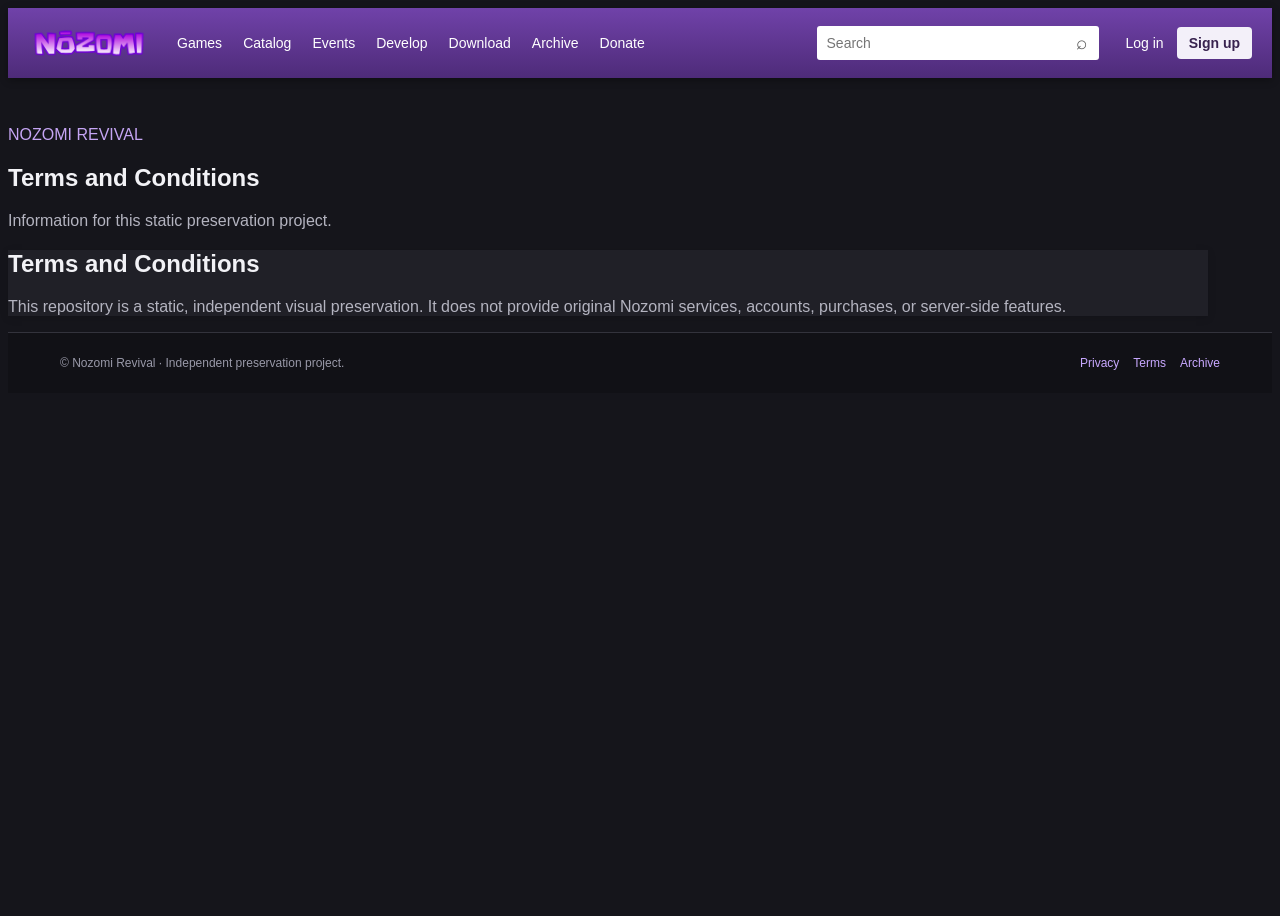
<file: auth/tos/index.html>
<!doctype html>
<html lang="en"><head><meta charset="utf-8"><meta name="viewport" content="width=device-width,initial-scale=1"><meta name="theme-color" content="#15151b"><title>Terms and Conditions — Nozomi</title><link rel="icon" type="image/png" href="../../nozomi-icon_v=20260913.png"><link rel="stylesheet" href="../../styles/shared-site.css"></head>
<body><header class="site-header"><div class="site-header-inner">
<a class="site-brand" href="../../index.html" aria-label="Nozomi home"><img src="../../img/nozomi-wordmark_v=20260913.png" alt="Nozomi"></a>
<button class="site-menu" type="button" id="site-menu" aria-label="Toggle navigation" aria-expanded="false">☰</button>
<nav class="site-nav" id="site-nav" aria-label="Main navigation"><a href="../../games/">Games</a><a href="../../catalog/">Catalog</a><a href="../../events/">Events</a><a href="../../develop/">Develop</a><a href="../../download/">Download</a><a href="../../archive.html">Archive</a><a href="../../donate/">Donate</a></nav>
<form class="site-search" id="site-search-form" role="search"><input type="search" aria-label="Search" placeholder="Search" autocomplete="off"><button type="submit" aria-label="Search">⌕</button></form>
<div class="site-account"><a href="../../login/">Log in</a><a class="signup-link" href="../../signup/">Sign up</a></div>
</div></header><main class="page"><section class="intro"><p class="eyebrow">NOZOMI REVIVAL</p><h1>Terms and Conditions</h1><p class="lead">Information for this static preservation project.</p></section><section class="content-card"><div class="section-heading"><h2>Terms and Conditions</h2></div><p class="section-copy">This repository is a static, independent visual preservation. It does not provide original Nozomi services, accounts, purchases, or server-side features.</p></section></main><footer class="site-footer"><div class="site-footer-inner"><span>© Nozomi Revival · Independent preservation project.</span><nav aria-label="Footer navigation"><a href="../../auth/privacy/index.html">Privacy</a><a href="../../auth/tos/index.html">Terms</a><a href="../../archive.html">Archive</a></nav></div></footer><script src="../../js/site.js" defer></script></body></html>
</file>
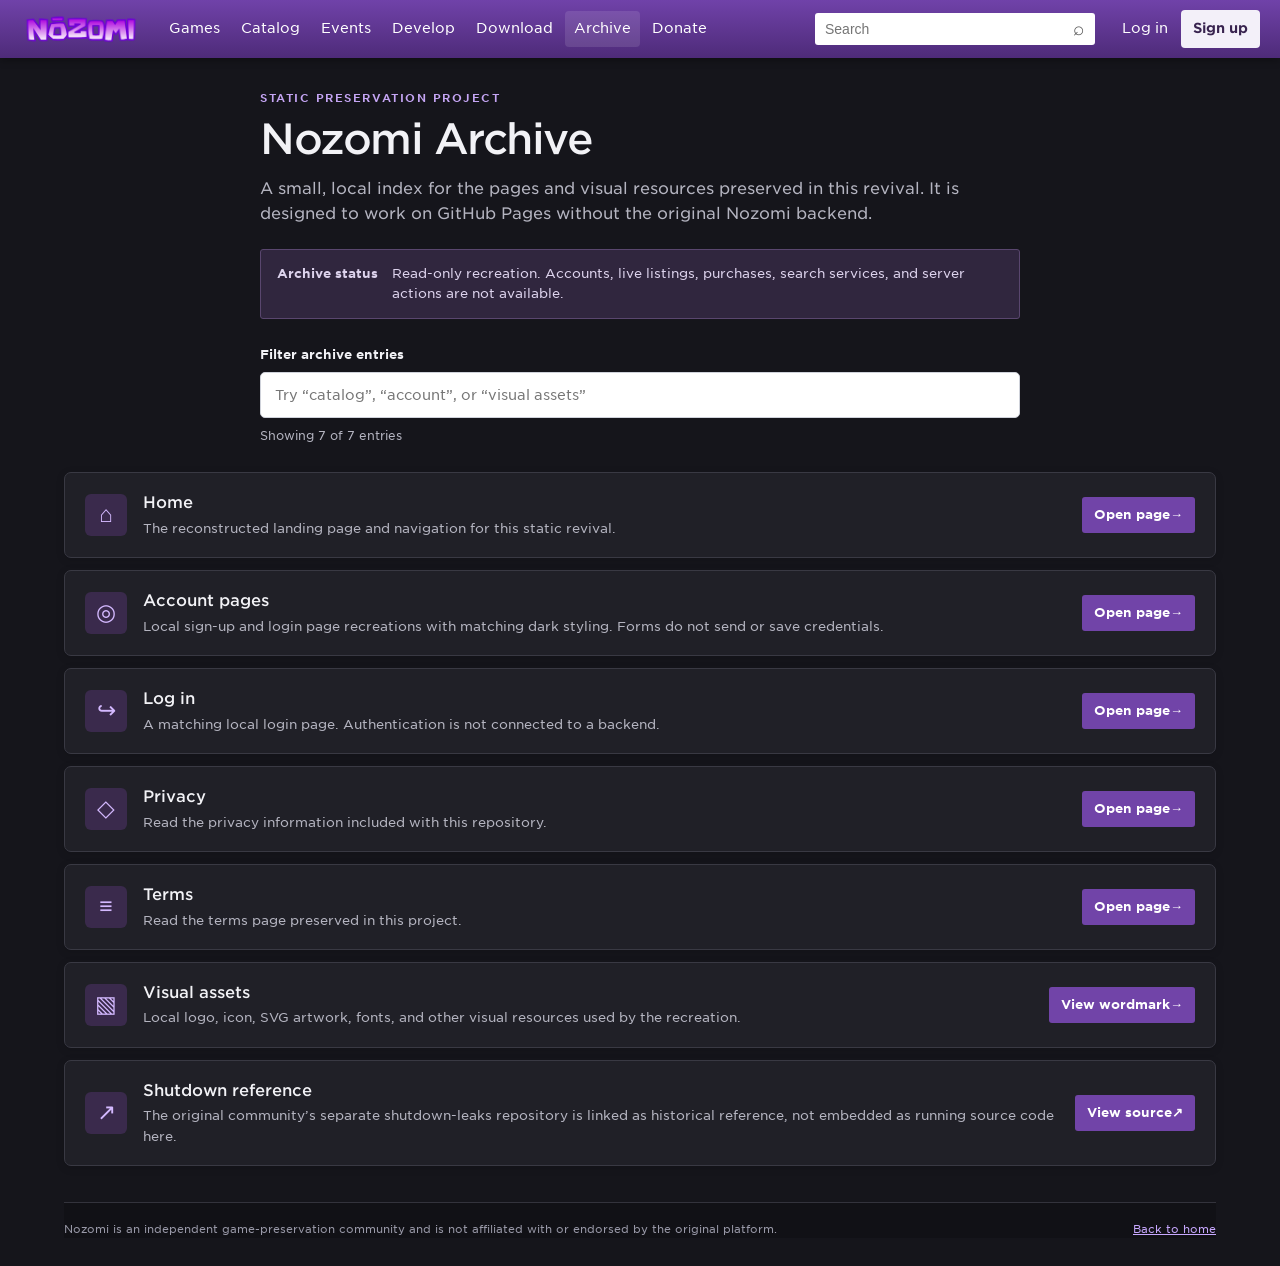
<file: archive.html>
<!doctype html>
<html lang="en">
<head>
  <meta charset="utf-8">
  <meta name="viewport" content="width=device-width, initial-scale=1">
  <meta name="description" content="A local preservation index for the Nozomi Revival static archive.">
  <title>Preservation Archive - Nozomi</title>
  <link rel="icon" type="image/png" href="./nozomi-icon.png">
  <link rel="stylesheet" href="./styles/archive.css">
<link rel="stylesheet" href="./styles/shared-site.css"></head>
<body>
  <header class="site-header"><div class="site-header-inner">
<a class="site-brand" href="./index.html" aria-label="Nozomi home"><img src="./img/nozomi-wordmark_v=20260913.png" alt="Nozomi"></a>
<button class="site-menu" type="button" id="site-menu" aria-label="Toggle navigation" aria-expanded="false">☰</button>
<nav class="site-nav" id="site-nav" aria-label="Main navigation"><a href="./games/">Games</a><a href="./catalog/">Catalog</a><a href="./events/">Events</a><a href="./develop/">Develop</a><a href="./download/">Download</a><a href="./archive.html" class="active">Archive</a><a href="./donate/">Donate</a></nav>
<form class="site-search" id="site-search-form" role="search"><input type="search" aria-label="Search" placeholder="Search" autocomplete="off"><button type="submit" aria-label="Search">⌕</button></form>
<div class="site-account"><a href="./login/">Log in</a><a class="signup-link" href="./signup/">Sign up</a></div>
</div></header>

  <main class="page">
    <section class="intro">
      <p class="eyebrow">STATIC PRESERVATION PROJECT</p>
      <h1>Nozomi Archive</h1>
      <p class="lead">A small, local index for the pages and visual resources preserved in this revival. It is designed to work on GitHub Pages without the original Nozomi backend.</p>
      <div class="notice"><strong>Archive status</strong><span>Read-only recreation. Accounts, live listings, purchases, search services, and server actions are not available.</span></div>
      <label class="search-label" for="archive-search">Filter archive entries</label>
      <input id="archive-search" type="search" placeholder="Try “catalog”, “account”, or “visual assets”" autocomplete="off">
      <p id="result-count" class="result-count" aria-live="polite">Showing all entries</p>
    </section>

    <section class="entries" aria-label="Archive entries">
      <article class="entry" data-search="home landing homepage navigation">
        <div class="entry-icon">⌂</div><div class="entry-copy"><h2>Home</h2><p>The reconstructed landing page and navigation for this static revival.</p></div><a class="entry-link" href="./index.html">Open page <span aria-hidden="true">→</span></a>
      </article>
      <article class="entry" data-search="account signup login registration">
        <div class="entry-icon">◎</div><div class="entry-copy"><h2>Account pages</h2><p>Local sign-up and login page recreations with matching dark styling. Forms do not send or save credentials.</p></div><a class="entry-link" href="./signup/index.html">Open page <span aria-hidden="true">→</span></a>
      </article>
      <article class="entry" data-search="login sign in authentication account">
        <div class="entry-icon">↪</div><div class="entry-copy"><h2>Log in</h2><p>A matching local login page. Authentication is not connected to a backend.</p></div><a class="entry-link" href="./login/">Open page <span aria-hidden="true">→</span></a>
      </article>
      <article class="entry" data-search="privacy policy data">
        <div class="entry-icon">◇</div><div class="entry-copy"><h2>Privacy</h2><p>Read the privacy information included with this repository.</p></div><a class="entry-link" href="./auth/privacy/index.html">Open page <span aria-hidden="true">→</span></a>
      </article>
      <article class="entry" data-search="terms conditions tos">
        <div class="entry-icon">≡</div><div class="entry-copy"><h2>Terms</h2><p>Read the terms page preserved in this project.</p></div><a class="entry-link" href="./auth/tos/index.html">Open page <span aria-hidden="true">→</span></a>
      </article>
      <article class="entry" data-search="visual assets logo fonts icons graphics">
        <div class="entry-icon">▧</div><div class="entry-copy"><h2>Visual assets</h2><p>Local logo, icon, SVG artwork, fonts, and other visual resources used by the recreation.</p></div><a class="entry-link" href="./img/nozomi-wordmark.png">View wordmark <span aria-hidden="true">→</span></a>
      </article>
      <article class="entry" data-search="reference shutdown captured source history">
        <div class="entry-icon">↗</div><div class="entry-copy"><h2>Shutdown reference</h2><p>The original community’s separate shutdown-leaks repository is linked as historical reference, not embedded as running source code here.</p></div><a class="entry-link" href="https://github.com/adamh83717-cpu/NozomiShutdownLeaks" target="_blank" rel="noopener noreferrer">View source <span aria-hidden="true">↗</span></a>
      </article>
    </section>
    <p id="empty-state" class="empty" hidden>No entries match that search. Try a different word.</p>
    <footer><p>Nozomi is an independent game-preservation community and is not affiliated with or endorsed by the original platform.</p><a href="./index.html">Back to home</a></footer>
  </main>
  <script src="./js/archive.js" defer></script>
</body>
</html>
</file>
<file: _next/static/chunks/1r07hkf3xzy5l.css>
@font-face{font-family:HCo Gotham SSm;src:url(../../../fonts/gotham-ssm-300.woff2)format("woff2");font-style:normal;font-weight:300;font-display:swap}@font-face{font-family:HCo Gotham SSm;src:url(../../../fonts/gotham-ssm-400.woff2)format("woff2");font-style:normal;font-weight:400;font-display:swap}@font-face{font-family:HCo Gotham SSm;src:url(../../../fonts/gotham-ssm-500.woff2)format("woff2");font-style:normal;font-weight:500 600;font-display:swap}@font-face{font-family:HCo Gotham SSm;src:url(../../../fonts/gotham-ssm-700.woff2)format("woff2");font-style:normal;font-weight:700 900;font-display:swap}@font-face{font-family:Source Sans Pro;src:url(../../../fonts/gotham-ssm-300.woff2)format("woff2");font-style:normal;font-weight:200 300;font-display:swap}@font-face{font-family:Source Sans Pro;src:url(../../../fonts/gotham-ssm-400.woff2)format("woff2");font-style:normal;font-weight:400;font-display:swap}@font-face{font-family:Source Sans Pro;src:url(../../../fonts/gotham-ssm-500.woff2)format("woff2");font-style:normal;font-weight:500 600;font-display:swap}@font-face{font-family:Source Sans Pro;src:url(../../../fonts/gotham-ssm-700.woff2)format("woff2");font-style:normal;font-weight:700 900;font-display:swap}:root{--nozomi-site-font:"HCo Gotham SSm", "Gotham SSm", Montserrat, "Helvetica Neue", Helvetica, Arial, "Lucida Grande", sans-serif}html,body{font-family:var(--nozomi-site-font);min-height:100vh;margin:0;padding:0;font-size:14px}div#__next>div>div.container{min-height:100vh}html>body{font-family:var(--nozomi-site-font)}h1{font-size:32px;font-weight:700}h2{font-size:24px;font-weight:500}h3{font-size:20px;font-weight:500}h4{font-size:18px;font-weight:500}h5{font-size:16px;font-weight:500}h6,p,li,label,input,select,textarea,button{font-size:14px}small,.small{font-size:12px}button,input,select,textarea{font-family:inherit}a{color:inherit;text-decoration:none}*{box-sizing:border-box}input.form-control::placeholder{color:"#fff"}.divider-right{border-right:1px solid #c3c3c3}.divider-top,.divider-bottom{border-top:1px solid #c3c3c3}.divider-top-thick{border-top:2px solid #c3c3c3}.divider-light{border-color:#ebebeb}html a,p>a,a,.fake-link{color:#6f3bb8;cursor:pointer;text-decoration:none!important}a.nav-link:focus,a.nav-link:hover{color:#fff}.truncate{white-space:nowrap;text-overflow:ellipsis;overflow-x:hidden}a.normal{color:#000}a.normal:hover{color:#6f3bb8}html{width:100%;overflow-x:hidden}html,body,p,h1,h2,h3,h4,h5,h6,a,span,li,ul,ol,div{line-height:normal}html div.container{max-width:970px}@media (max-width:767px){html div.container{width:100%;max-width:100%;padding-left:12px;padding-right:12px}body{overflow-x:hidden}img,video,canvas,iframe{max-width:100%}h1{font-size:26px}h2{font-size:22px}h3{font-size:19px}.table-responsive{-webkit-overflow-scrolling:touch}}.cursor-pointer{cursor:pointer}.float-left{float:left}.float-right{float:right}.br-none{border-radius:0!important}
.fw-100{font-weight:100}.fw-200{font-weight:200}.fw-300{font-weight:300}.fw-400{font-weight:400}.fw-500{font-weight:500}.fw-600{font-weight:600}.fw-700{font-weight:700}.fw-800{font-weight:800}.fw-900{font-weight:900}.lighten-1{color:#343434}.lighten-2{color:#383838}.lighten-3{color:#5e6161}.font-size-30{font-size:30px!important}.font-size-25{font-size:25px!important}.font-size-20{font-size:20px}.font-size-18{font-size:18px}.font-size-15{font-size:15px}.font-size-14{font-size:14px}.font-size-12{font-size:12px}
</file>
<file: _next/static/chunks/0fxi_h-xzasxo.css>
:root,[data-bs-theme=light]{--bs-blue:#0d6efd;--bs-indigo:#6610f2;--bs-purple:#6f42c1;--bs-pink:#d63384;--bs-red:#dc3545;--bs-orange:#fd7e14;--bs-yellow:#ffc107;--bs-green:#198754;--bs-teal:#20c997;--bs-cyan:#0dcaf0;--bs-black:#000;--bs-white:#fff;--bs-gray:#6c757d;--bs-gray-dark:#343a40;--bs-gray-100:#f8f9fa;--bs-gray-200:#e9ecef;--bs-gray-300:#dee2e6;--bs-gray-400:#ced4da;--bs-gray-500:#adb5bd;--bs-gray-600:#6c757d;--bs-gray-700:#495057;--bs-gray-800:#343a40;--bs-gray-900:#212529;--bs-primary:#0d6efd;--bs-secondary:#6c757d;--bs-success:#198754;--bs-info:#0dcaf0;--bs-warning:#ffc107;--bs-danger:#dc3545;--bs-light:#f8f9fa;--bs-dark:#212529;--bs-primary-rgb:13,110,253;--bs-secondary-rgb:108,117,125;--bs-success-rgb:25,135,84;--bs-info-rgb:13,202,240;--bs-warning-rgb:255,193,7;--bs-danger-rgb:220,53,69;--bs-light-rgb:248,249,250;--bs-dark-rgb:33,37,41;--bs-primary-text-emphasis:#052c65;--bs-secondary-text-emphasis:#2b2f32;--bs-success-text-emphasis:#0a3622;--bs-info-text-emphasis:#055160;--bs-warning-text-emphasis:#664d03;--bs-danger-text-emphasis:#58151c;--bs-light-text-emphasis:#495057;--bs-dark-text-emphasis:#495057;--bs-primary-bg-subtle:#cfe2ff;--bs-secondary-bg-subtle:#e2e3e5;--bs-success-bg-subtle:#d1e7dd;--bs-info-bg-subtle:#cff4fc;--bs-warning-bg-subtle:#fff3cd;--bs-danger-bg-subtle:#f8d7da;--bs-light-bg-subtle:#fcfcfd;--bs-dark-bg-subtle:#ced4da;--bs-primary-border-subtle:#9ec5fe;--bs-secondary-border-subtle:#c4c8cb;--bs-success-border-subtle:#a3cfbb;--bs-info-border-subtle:#9eeaf9;--bs-warning-border-subtle:#ffe69c;--bs-danger-border-subtle:#f1aeb5;--bs-light-border-subtle:#e9ecef;--bs-dark-border-subtle:#adb5bd;--bs-white-rgb:255,255,255;--bs-black-rgb:0,0,0;--bs-font-sans-serif:system-ui,-apple-system,"Segoe UI",Roboto,"Helvetica Neue","Noto Sans","Liberation Sans",Arial,sans-serif,"Apple Color Emoji","Segoe UI Emoji","Segoe UI Symbol","Noto Color Emoji";--bs-font-monospace:SFMono-Regular,Menlo,Monaco,Consolas,"Liberation Mono","Courier New",monospace;--bs-gradient:linear-gradient(180deg, #ffffff26, #fff0);--bs-body-font-family:var(--bs-font-sans-serif);--bs-body-font-size:1rem;--bs-body-font-weight:400;--bs-body-line-height:1.5;--bs-body-color:#212529;--bs-body-color-rgb:33,37,41;--bs-body-bg:#fff;--bs-body-bg-rgb:255,255,255;--bs-emphasis-color:#000;--bs-emphasis-color-rgb:0,0,0;--bs-secondary-color:#212529bf;--bs-secondary-color-rgb:33,37,41;--bs-secondary-bg:#e9ecef;--bs-secondary-bg-rgb:233,236,239;--bs-tertiary-color:#21252980;--bs-tertiary-color-rgb:33,37,41;--bs-tertiary-bg:#f8f9fa;--bs-tertiary-bg-rgb:248,249,250;--bs-heading-color:inherit;--bs-link-color:#0d6efd;--bs-link-color-rgb:13,110,253;--bs-link-decoration:underline;--bs-link-hover-color:#0a58ca;--bs-link-hover-color-rgb:10,88,202;--bs-code-color:#d63384;--bs-highlight-color:#212529;--bs-highlight-bg:#fff3cd;--bs-border-width:1px;--bs-border-style:solid;--bs-border-color:#dee2e6;--bs-border-color-translucent:#0000002d;--bs-border-radius:.375rem;--bs-border-radius-sm:.25rem;--bs-border-radius-lg:.5rem;--bs-border-radius-xl:1rem;--bs-border-radius-xxl:2rem;--bs-border-radius-2xl:var(--bs-border-radius-xxl);--bs-border-radius-pill:50rem;--bs-box-shadow:0 .5rem 1rem #00000026;--bs-box-shadow-sm:0 .125rem .25rem #00000013;--bs-box-shadow-lg:0 1rem 3rem #0000002d;--bs-box-shadow-inset:inset 0 1px 2px #00000013;--bs-focus-ring-width:.25rem;--bs-focus-ring-opacity:.25;--bs-focus-ring-color:#0d6efd40;--bs-form-valid-color:#198754;--bs-form-valid-border-color:#198754;--bs-form-invalid-color:#dc3545;--bs-form-invalid-border-color:#dc3545}[data-bs-theme=dark]{--lightningcss-light: ;--lightningcss-dark:initial;color-scheme:dark;--bs-body-color:#dee2e6;--bs-body-color-rgb:222,226,230;--bs-body-bg:#212529;--bs-body-bg-rgb:33,37,41;--bs-emphasis-color:#fff;--bs-emphasis-color-rgb:255,255,255;--bs-secondary-color:#dee2e6bf;--bs-secondary-color-rgb:222,226,230;--bs-secondary-bg:#343a40;--bs-secondary-bg-rgb:52,58,64;--bs-tertiary-color:#dee2e680;--bs-tertiary-color-rgb:222,226,230;--bs-tertiary-bg:#2b3035;--bs-tertiary-bg-rgb:43,48,53;--bs-primary-text-emphasis:#6ea8fe;--bs-secondary-text-emphasis:#a7acb1;--bs-success-text-emphasis:#75b798;--bs-info-text-emphasis:#6edff6;--bs-warning-text-emphasis:#ffda6a;--bs-danger-text-emphasis:#ea868f;--bs-light-text-emphasis:#f8f9fa;--bs-dark-text-emphasis:#dee2e6;--bs-primary-bg-subtle:#031633;--bs-secondary-bg-subtle:#161719;--bs-success-bg-subtle:#051b11;--bs-info-bg-subtle:#032830;--bs-warning-bg-subtle:#332701;--bs-danger-bg-subtle:#2c0b0e;--bs-light-bg-subtle:#343a40;--bs-dark-bg-subtle:#1a1d20;--bs-primary-border-subtle:#084298;--bs-secondary-border-subtle:#41464b;--bs-success-border-subtle:#0f5132;--bs-info-border-subtle:#087990;--bs-warning-border-subtle:#997404;--bs-danger-border-subtle:#842029;--bs-light-border-subtle:#495057;--bs-dark-border-subtle:#343a40;--bs-heading-color:inherit;--bs-link-color:#6ea8fe;--bs-link-hover-color:#8bb9fe;--bs-link-color-rgb:110,168,254;--bs-link-hover-color-rgb:139,185,254;--bs-code-color:#e685b5;--bs-highlight-color:#dee2e6;--bs-highlight-bg:#664d03;--bs-border-color:#495057;--bs-border-color-translucent:#ffffff26;--bs-form-valid-color:#75b798;--bs-form-valid-border-color:#75b798;--bs-form-invalid-color:#ea868f;--bs-form-invalid-border-color:#ea868f}*,:after,:before{box-sizing:border-box}@media (prefers-reduced-motion:no-preference){:root{scroll-behavior:smooth}}body{font-family:var(--bs-body-font-family);font-size:var(--bs-body-font-size);font-weight:var(--bs-body-font-weight);line-height:var(--bs-body-line-height);color:var(--bs-body-color);text-align:var(--bs-body-text-align);background-color:var(--bs-body-bg);-webkit-text-size-adjust:100%;-webkit-tap-highlight-color:transparent;margin:0}hr{color:inherit;border:0;border-top:var(--bs-border-width) solid;opacity:.25;margin:1rem 0}.h1,.h2,.h3,.h4,.h5,.h6,h1,h2,h3,h4,h5,h6{color:var(--bs-heading-color);margin-top:0;margin-bottom:.5rem;font-weight:500;line-height:1.2}.h1,h1{font-size:calc(1.375rem + 1.5vw)}@media (min-width:1200px){.h1,h1{font-size:2.5rem}}.h2,h2{font-size:calc(1.325rem + .9vw)}@media (min-width:1200px){.h2,h2{font-size:2rem}}.h3,h3{font-size:calc(1.3rem + .6vw)}@media (min-width:1200px){.h3,h3{font-size:1.75rem}}.h4,h4{font-size:calc(1.275rem + .3vw)}@media (min-width:1200px){.h4,h4{font-size:1.5rem}}.h5,h5{font-size:1.25rem}.h6,h6{font-size:1rem}p{margin-top:0;margin-bottom:1rem}abbr[title]{cursor:help;text-decoration-skip-ink:none;-webkit-text-decoration:underline dotted;text-decoration:underline dotted}address{font-style:normal;line-height:inherit;margin-bottom:1rem}ol,ul{padding-left:2rem}dl,ol,ul{margin-top:0;margin-bottom:1rem}ol ol,ol ul,ul ol,ul ul{margin-bottom:0}dt{font-weight:700}dd{margin-bottom:.5rem;margin-left:0}blockquote{margin:0 0 1rem}b,strong{font-weight:bolder}.small,small{font-size:.875em}.mark,mark{color:var(--bs-highlight-color);background-color:var(--bs-highlight-bg);padding:.1875em}sub,sup{vertical-align:baseline;font-size:.75em;line-height:0;position:relative}sub{bottom:-.25em}sup{top:-.5em}a{color:rgba(var(--bs-link-color-rgb),var(--bs-link-opacity,1));text-decoration:underline}a:hover{--bs-link-color-rgb:var(--bs-link-hover-color-rgb)}a:not([href]):not([class]),a:not([href]):not([class]):hover{color:inherit;text-decoration:none}code,kbd,pre,samp{font-family:var(--bs-font-monospace);font-size:1em}pre{margin-top:0;margin-bottom:1rem;font-size:.875em;display:block;overflow:auto}pre code{font-size:inherit;color:inherit;word-break:normal}code{color:var(--bs-code-color);word-wrap:break-word;font-size:.875em}a>code{color:inherit}kbd{color:var(--bs-body-bg);background-color:var(--bs-body-color);border-radius:.25rem;padding:.1875rem .375rem;font-size:.875em}kbd kbd{padding:0;font-size:1em}figure{margin:0 0 1rem}img,svg{vertical-align:middle}table{caption-side:bottom;border-collapse:collapse}caption{color:var(--bs-secondary-color);text-align:left;padding-top:.5rem;padding-bottom:.5rem}th{text-align:inherit;text-align:-webkit-match-parent}tbody,td,tfoot,th,thead,tr{border-color:inherit;border-style:solid;border-width:0}label{display:inline-block}button{border-radius:0}button:focus:not(:focus-visible){outline:0}button,input,optgroup,select,textarea{font-family:inherit;font-size:inherit;line-height:inherit;margin:0}button,select{text-transform:none}[role=button]{cursor:pointer}select{word-wrap:normal}select:disabled{opacity:1}[list]:not([type=date]):not([type=datetime-local]):not([type=month]):not([type=week]):not([type=time])::-webkit-calendar-picker-indicator{display:none!important}[type=button],[type=reset],[type=submit],button{-webkit-appearance:button}[type=button]:not(:disabled),[type=reset]:not(:disabled),[type=submit]:not(:disabled),button:not(:disabled){cursor:pointer}::-moz-focus-inner{border-style:none;padding:0}textarea{resize:vertical}fieldset{border:0;min-width:0;margin:0;padding:0}legend{float:left;width:100%;line-height:inherit;margin-bottom:.5rem;padding:0;font-size:calc(1.275rem + .3vw)}@media (min-width:1200px){legend{font-size:1.5rem}}legend+*{clear:left}::-webkit-datetime-edit-day-field{padding:0}::-webkit-datetime-edit-fields-wrapper{padding:0}::-webkit-datetime-edit-hour-field{padding:0}::-webkit-datetime-edit-minute{padding:0}::-webkit-datetime-edit-month-field{padding:0}::-webkit-datetime-edit-text{padding:0}::-webkit-datetime-edit-year-field{padding:0}::-webkit-inner-spin-button{height:auto}[type=search]{-webkit-appearance:textfield;outline-offset:-2px}[type=search]::-webkit-search-cancel-button{cursor:pointer;filter:grayscale()}::-webkit-search-decoration{-webkit-appearance:none}::-webkit-color-swatch-wrapper{padding:0}::file-selector-button{font:inherit;-webkit-appearance:button}output{display:inline-block}iframe{border:0}summary{cursor:pointer;display:list-item}progress{vertical-align:baseline}[hidden]{display:none!important}.lead{font-size:1.25rem;font-weight:300}.display-1{font-size:calc(1.625rem + 4.5vw);font-weight:300;line-height:1.2}@media (min-width:1200px){.display-1{font-size:5rem}}.display-2{font-size:calc(1.575rem + 3.9vw);font-weight:300;line-height:1.2}@media (min-width:1200px){.display-2{font-size:4.5rem}}.display-3{font-size:calc(1.525rem + 3.3vw);font-weight:300;line-height:1.2}@media (min-width:1200px){.display-3{font-size:4rem}}.display-4{font-size:calc(1.475rem + 2.7vw);font-weight:300;line-height:1.2}@media (min-width:1200px){.display-4{font-size:3.5rem}}.display-5{font-size:calc(1.425rem + 2.1vw);font-weight:300;line-height:1.2}@media (min-width:1200px){.display-5{font-size:3rem}}.display-6{font-size:calc(1.375rem + 1.5vw);font-weight:300;line-height:1.2}@media (min-width:1200px){.display-6{font-size:2.5rem}}.list-unstyled,.list-inline{padding-left:0;list-style:none}.list-inline-item{display:inline-block}.list-inline-item:not(:last-child){margin-right:.5rem}.initialism{text-transform:uppercase;font-size:.875em}.blockquote{margin-bottom:1rem;font-size:1.25rem}.blockquote>:last-child{margin-bottom:0}.blockquote-footer{color:#6c757d;margin-top:-1rem;margin-bottom:1rem;font-size:.875em}.blockquote-footer:before{content:"— "}.img-fluid{max-width:100%;height:auto}.img-thumbnail{background-color:var(--bs-body-bg);border:var(--bs-border-width) solid var(--bs-border-color);border-radius:var(--bs-border-radius);max-width:100%;height:auto;padding:.25rem}.figure{display:inline-block}.figure-img{margin-bottom:.5rem;line-height:1}.figure-caption{color:var(--bs-secondary-color);font-size:.875em}.container,.container-fluid,.container-lg,.container-md,.container-sm,.container-xl,.container-xxl{--bs-gutter-x:1.5rem;--bs-gutter-y:0;width:100%;padding-right:calc(var(--bs-gutter-x) * .5);padding-left:calc(var(--bs-gutter-x) * .5);margin-left:auto;margin-right:auto}@media (min-width:576px){.container,.container-sm{max-width:540px}}@media (min-width:768px){.container,.container-md,.container-sm{max-width:720px}}@media (min-width:992px){.container,.container-lg,.container-md,.container-sm{max-width:960px}}@media (min-width:1200px){.container,.container-lg,.container-md,.container-sm,.container-xl{max-width:1140px}}@media (min-width:1400px){.container,.container-lg,.container-md,.container-sm,.container-xl,.container-xxl{max-width:1320px}}:root{--bs-breakpoint-xs:0;--bs-breakpoint-sm:576px;--bs-breakpoint-md:768px;--bs-breakpoint-lg:992px;--bs-breakpoint-xl:1200px;--bs-breakpoint-xxl:1400px}.row{--bs-gutter-x:1.5rem;--bs-gutter-y:0;margin-top:calc(-1 * var(--bs-gutter-y));margin-right:calc(-.5 * var(--bs-gutter-x));margin-left:calc(-.5 * var(--bs-gutter-x));flex-wrap:wrap;display:flex}.row>*{width:100%;max-width:100%;padding-right:calc(var(--bs-gutter-x) * .5);padding-left:calc(var(--bs-gutter-x) * .5);margin-top:var(--bs-gutter-y);flex-shrink:0}.col{flex:1 0 0}.row-cols-auto>*{flex:none;width:auto}.row-cols-1>*{flex:none;width:100%}.row-cols-2>*{flex:none;width:50%}.row-cols-3>*{flex:none;width:33.3333%}.row-cols-4>*{flex:none;width:25%}.row-cols-5>*{flex:none;width:20%}.row-cols-6>*{flex:none;width:16.6667%}.col-auto{flex:none;width:auto}.col-1{flex:none;width:8.33333%}.col-2{flex:none;width:16.6667%}.col-3{flex:none;width:25%}.col-4{flex:none;width:33.3333%}.col-5{flex:none;width:41.6667%}.col-6{flex:none;width:50%}.col-7{flex:none;width:58.3333%}.col-8{flex:none;width:66.6667%}.col-9{flex:none;width:75%}.col-10{flex:none;width:83.3333%}.col-11{flex:none;width:91.6667%}.col-12{flex:none;width:100%}.offset-1{margin-left:8.33333%}.offset-2{margin-left:16.6667%}.offset-3{margin-left:25%}.offset-4{margin-left:33.3333%}.offset-5{margin-left:41.6667%}.offset-6{margin-left:50%}.offset-7{margin-left:58.3333%}.offset-8{margin-left:66.6667%}.offset-9{margin-left:75%}.offset-10{margin-left:83.3333%}.offset-11{margin-left:91.6667%}.g-0,.gx-0{--bs-gutter-x:0}.g-0,.gy-0{--bs-gutter-y:0}.g-1,.gx-1{--bs-gutter-x:.25rem}.g-1,.gy-1{--bs-gutter-y:.25rem}.g-2,.gx-2{--bs-gutter-x:.5rem}.g-2,.gy-2{--bs-gutter-y:.5rem}.g-3,.gx-3{--bs-gutter-x:1rem}.g-3,.gy-3{--bs-gutter-y:1rem}.g-4,.gx-4{--bs-gutter-x:1.5rem}.g-4,.gy-4{--bs-gutter-y:1.5rem}.g-5,.gx-5{--bs-gutter-x:3rem}.g-5,.gy-5{--bs-gutter-y:3rem}@media (min-width:576px){.col-sm{flex:1 0 0}.row-cols-sm-auto>*{flex:none;width:auto}.row-cols-sm-1>*{flex:none;width:100%}.row-cols-sm-2>*{flex:none;width:50%}.row-cols-sm-3>*{flex:none;width:33.3333%}.row-cols-sm-4>*{flex:none;width:25%}.row-cols-sm-5>*{flex:none;width:20%}.row-cols-sm-6>*{flex:none;width:16.6667%}.col-sm-auto{flex:none;width:auto}.col-sm-1{flex:none;width:8.33333%}.col-sm-2{flex:none;width:16.6667%}.col-sm-3{flex:none;width:25%}.col-sm-4{flex:none;width:33.3333%}.col-sm-5{flex:none;width:41.6667%}.col-sm-6{flex:none;width:50%}.col-sm-7{flex:none;width:58.3333%}.col-sm-8{flex:none;width:66.6667%}.col-sm-9{flex:none;width:75%}.col-sm-10{flex:none;width:83.3333%}.col-sm-11{flex:none;width:91.6667%}.col-sm-12{flex:none;width:100%}.offset-sm-0{margin-left:0}.offset-sm-1{margin-left:8.33333%}.offset-sm-2{margin-left:16.6667%}.offset-sm-3{margin-left:25%}.offset-sm-4{margin-left:33.3333%}.offset-sm-5{margin-left:41.6667%}.offset-sm-6{margin-left:50%}.offset-sm-7{margin-left:58.3333%}.offset-sm-8{margin-left:66.6667%}.offset-sm-9{margin-left:75%}.offset-sm-10{margin-left:83.3333%}.offset-sm-11{margin-left:91.6667%}.g-sm-0,.gx-sm-0{--bs-gutter-x:0}.g-sm-0,.gy-sm-0{--bs-gutter-y:0}.g-sm-1,.gx-sm-1{--bs-gutter-x:.25rem}.g-sm-1,.gy-sm-1{--bs-gutter-y:.25rem}.g-sm-2,.gx-sm-2{--bs-gutter-x:.5rem}.g-sm-2,.gy-sm-2{--bs-gutter-y:.5rem}.g-sm-3,.gx-sm-3{--bs-gutter-x:1rem}.g-sm-3,.gy-sm-3{--bs-gutter-y:1rem}.g-sm-4,.gx-sm-4{--bs-gutter-x:1.5rem}.g-sm-4,.gy-sm-4{--bs-gutter-y:1.5rem}.g-sm-5,.gx-sm-5{--bs-gutter-x:3rem}.g-sm-5,.gy-sm-5{--bs-gutter-y:3rem}}@media (min-width:768px){.col-md{flex:1 0 0}.row-cols-md-auto>*{flex:none;width:auto}.row-cols-md-1>*{flex:none;width:100%}.row-cols-md-2>*{flex:none;width:50%}.row-cols-md-3>*{flex:none;width:33.3333%}.row-cols-md-4>*{flex:none;width:25%}.row-cols-md-5>*{flex:none;width:20%}.row-cols-md-6>*{flex:none;width:16.6667%}.col-md-auto{flex:none;width:auto}.col-md-1{flex:none;width:8.33333%}.col-md-2{flex:none;width:16.6667%}.col-md-3{flex:none;width:25%}.col-md-4{flex:none;width:33.3333%}.col-md-5{flex:none;width:41.6667%}.col-md-6{flex:none;width:50%}.col-md-7{flex:none;width:58.3333%}.col-md-8{flex:none;width:66.6667%}.col-md-9{flex:none;width:75%}.col-md-10{flex:none;width:83.3333%}.col-md-11{flex:none;width:91.6667%}.col-md-12{flex:none;width:100%}.offset-md-0{margin-left:0}.offset-md-1{margin-left:8.33333%}.offset-md-2{margin-left:16.6667%}.offset-md-3{margin-left:25%}.offset-md-4{margin-left:33.3333%}.offset-md-5{margin-left:41.6667%}.offset-md-6{margin-left:50%}.offset-md-7{margin-left:58.3333%}.offset-md-8{margin-left:66.6667%}.offset-md-9{margin-left:75%}.offset-md-10{margin-left:83.3333%}.offset-md-11{margin-left:91.6667%}.g-md-0,.gx-md-0{--bs-gutter-x:0}.g-md-0,.gy-md-0{--bs-gutter-y:0}.g-md-1,.gx-md-1{--bs-gutter-x:.25rem}.g-md-1,.gy-md-1{--bs-gutter-y:.25rem}.g-md-2,.gx-md-2{--bs-gutter-x:.5rem}.g-md-2,.gy-md-2{--bs-gutter-y:.5rem}.g-md-3,.gx-md-3{--bs-gutter-x:1rem}.g-md-3,.gy-md-3{--bs-gutter-y:1rem}.g-md-4,.gx-md-4{--bs-gutter-x:1.5rem}.g-md-4,.gy-md-4{--bs-gutter-y:1.5rem}.g-md-5,.gx-md-5{--bs-gutter-x:3rem}.g-md-5,.gy-md-5{--bs-gutter-y:3rem}}@media (min-width:992px){.col-lg{flex:1 0 0}.row-cols-lg-auto>*{flex:none;width:auto}.row-cols-lg-1>*{flex:none;width:100%}.row-cols-lg-2>*{flex:none;width:50%}.row-cols-lg-3>*{flex:none;width:33.3333%}.row-cols-lg-4>*{flex:none;width:25%}.row-cols-lg-5>*{flex:none;width:20%}.row-cols-lg-6>*{flex:none;width:16.6667%}.col-lg-auto{flex:none;width:auto}.col-lg-1{flex:none;width:8.33333%}.col-lg-2{flex:none;width:16.6667%}.col-lg-3{flex:none;width:25%}.col-lg-4{flex:none;width:33.3333%}.col-lg-5{flex:none;width:41.6667%}.col-lg-6{flex:none;width:50%}.col-lg-7{flex:none;width:58.3333%}.col-lg-8{flex:none;width:66.6667%}.col-lg-9{flex:none;width:75%}.col-lg-10{flex:none;width:83.3333%}.col-lg-11{flex:none;width:91.6667%}.col-lg-12{flex:none;width:100%}.offset-lg-0{margin-left:0}.offset-lg-1{margin-left:8.33333%}.offset-lg-2{margin-left:16.6667%}.offset-lg-3{margin-left:25%}.offset-lg-4{margin-left:33.3333%}.offset-lg-5{margin-left:41.6667%}.offset-lg-6{margin-left:50%}.offset-lg-7{margin-left:58.3333%}.offset-lg-8{margin-left:66.6667%}.offset-lg-9{margin-left:75%}.offset-lg-10{margin-left:83.3333%}.offset-lg-11{margin-left:91.6667%}.g-lg-0,.gx-lg-0{--bs-gutter-x:0}.g-lg-0,.gy-lg-0{--bs-gutter-y:0}.g-lg-1,.gx-lg-1{--bs-gutter-x:.25rem}.g-lg-1,.gy-lg-1{--bs-gutter-y:.25rem}.g-lg-2,.gx-lg-2{--bs-gutter-x:.5rem}.g-lg-2,.gy-lg-2{--bs-gutter-y:.5rem}.g-lg-3,.gx-lg-3{--bs-gutter-x:1rem}.g-lg-3,.gy-lg-3{--bs-gutter-y:1rem}.g-lg-4,.gx-lg-4{--bs-gutter-x:1.5rem}.g-lg-4,.gy-lg-4{--bs-gutter-y:1.5rem}.g-lg-5,.gx-lg-5{--bs-gutter-x:3rem}.g-lg-5,.gy-lg-5{--bs-gutter-y:3rem}}@media (min-width:1200px){.col-xl{flex:1 0 0}.row-cols-xl-auto>*{flex:none;width:auto}.row-cols-xl-1>*{flex:none;width:100%}.row-cols-xl-2>*{flex:none;width:50%}.row-cols-xl-3>*{flex:none;width:33.3333%}.row-cols-xl-4>*{flex:none;width:25%}.row-cols-xl-5>*{flex:none;width:20%}.row-cols-xl-6>*{flex:none;width:16.6667%}.col-xl-auto{flex:none;width:auto}.col-xl-1{flex:none;width:8.33333%}.col-xl-2{flex:none;width:16.6667%}.col-xl-3{flex:none;width:25%}.col-xl-4{flex:none;width:33.3333%}.col-xl-5{flex:none;width:41.6667%}.col-xl-6{flex:none;width:50%}.col-xl-7{flex:none;width:58.3333%}.col-xl-8{flex:none;width:66.6667%}.col-xl-9{flex:none;width:75%}.col-xl-10{flex:none;width:83.3333%}.col-xl-11{flex:none;width:91.6667%}.col-xl-12{flex:none;width:100%}.offset-xl-0{margin-left:0}.offset-xl-1{margin-left:8.33333%}.offset-xl-2{margin-left:16.6667%}.offset-xl-3{margin-left:25%}.offset-xl-4{margin-left:33.3333%}.offset-xl-5{margin-left:41.6667%}.offset-xl-6{margin-left:50%}.offset-xl-7{margin-left:58.3333%}.offset-xl-8{margin-left:66.6667%}.offset-xl-9{margin-left:75%}.offset-xl-10{margin-left:83.3333%}.offset-xl-11{margin-left:91.6667%}.g-xl-0,.gx-xl-0{--bs-gutter-x:0}.g-xl-0,.gy-xl-0{--bs-gutter-y:0}.g-xl-1,.gx-xl-1{--bs-gutter-x:.25rem}.g-xl-1,.gy-xl-1{--bs-gutter-y:.25rem}.g-xl-2,.gx-xl-2{--bs-gutter-x:.5rem}.g-xl-2,.gy-xl-2{--bs-gutter-y:.5rem}.g-xl-3,.gx-xl-3{--bs-gutter-x:1rem}.g-xl-3,.gy-xl-3{--bs-gutter-y:1rem}.g-xl-4,.gx-xl-4{--bs-gutter-x:1.5rem}.g-xl-4,.gy-xl-4{--bs-gutter-y:1.5rem}.g-xl-5,.gx-xl-5{--bs-gutter-x:3rem}.g-xl-5,.gy-xl-5{--bs-gutter-y:3rem}}@media (min-width:1400px){.col-xxl{flex:1 0 0}.row-cols-xxl-auto>*{flex:none;width:auto}.row-cols-xxl-1>*{flex:none;width:100%}.row-cols-xxl-2>*{flex:none;width:50%}.row-cols-xxl-3>*{flex:none;width:33.3333%}.row-cols-xxl-4>*{flex:none;width:25%}.row-cols-xxl-5>*{flex:none;width:20%}.row-cols-xxl-6>*{flex:none;width:16.6667%}.col-xxl-auto{flex:none;width:auto}.col-xxl-1{flex:none;width:8.33333%}.col-xxl-2{flex:none;width:16.6667%}.col-xxl-3{flex:none;width:25%}.col-xxl-4{flex:none;width:33.3333%}.col-xxl-5{flex:none;width:41.6667%}.col-xxl-6{flex:none;width:50%}.col-xxl-7{flex:none;width:58.3333%}.col-xxl-8{flex:none;width:66.6667%}.col-xxl-9{flex:none;width:75%}.col-xxl-10{flex:none;width:83.3333%}.col-xxl-11{flex:none;width:91.6667%}.col-xxl-12{flex:none;width:100%}.offset-xxl-0{margin-left:0}.offset-xxl-1{margin-left:8.33333%}.offset-xxl-2{margin-left:16.6667%}.offset-xxl-3{margin-left:25%}.offset-xxl-4{margin-left:33.3333%}.offset-xxl-5{margin-left:41.6667%}.offset-xxl-6{margin-left:50%}.offset-xxl-7{margin-left:58.3333%}.offset-xxl-8{margin-left:66.6667%}.offset-xxl-9{margin-left:75%}.offset-xxl-10{margin-left:83.3333%}.offset-xxl-11{margin-left:91.6667%}.g-xxl-0,.gx-xxl-0{--bs-gutter-x:0}.g-xxl-0,.gy-xxl-0{--bs-gutter-y:0}.g-xxl-1,.gx-xxl-1{--bs-gutter-x:.25rem}.g-xxl-1,.gy-xxl-1{--bs-gutter-y:.25rem}.g-xxl-2,.gx-xxl-2{--bs-gutter-x:.5rem}.g-xxl-2,.gy-xxl-2{--bs-gutter-y:.5rem}.g-xxl-3,.gx-xxl-3{--bs-gutter-x:1rem}.g-xxl-3,.gy-xxl-3{--bs-gutter-y:1rem}.g-xxl-4,.gx-xxl-4{--bs-gutter-x:1.5rem}.g-xxl-4,.gy-xxl-4{--bs-gutter-y:1.5rem}.g-xxl-5,.gx-xxl-5{--bs-gutter-x:3rem}.g-xxl-5,.gy-xxl-5{--bs-gutter-y:3rem}}.table{--bs-table-color-type:initial;--bs-table-bg-type:initial;--bs-table-color-state:initial;--bs-table-bg-state:initial;--bs-table-color:var(--bs-emphasis-color);--bs-table-bg:var(--bs-body-bg);--bs-table-border-color:var(--bs-border-color);--bs-table-accent-bg:transparent;--bs-table-striped-color:var(--bs-emphasis-color);--bs-table-striped-bg:rgba(var(--bs-emphasis-color-rgb), .05);--bs-table-active-color:var(--bs-emphasis-color);--bs-table-active-bg:rgba(var(--bs-emphasis-color-rgb), .1);--bs-table-hover-color:var(--bs-emphasis-color);--bs-table-hover-bg:rgba(var(--bs-emphasis-color-rgb), .075);vertical-align:top;border-color:var(--bs-table-border-color);width:100%;margin-bottom:1rem}.table>:not(caption)>*>*{color:var(--bs-table-color-state,var(--bs-table-color-type,var(--bs-table-color)));background-color:var(--bs-table-bg);border-bottom-width:var(--bs-border-width);box-shadow:inset 0 0 0 9999px var(--bs-table-bg-state,var(--bs-table-bg-type,var(--bs-table-accent-bg)));padding:.5rem}.table>tbody{vertical-align:inherit}.table>thead{vertical-align:bottom}.table-group-divider{border-top:calc(var(--bs-border-width) * 2) solid currentcolor}.caption-top{caption-side:top}.table-sm>:not(caption)>*>*{padding:.25rem}.table-bordered>:not(caption)>*{border-width:var(--bs-border-width) 0}.table-bordered>:not(caption)>*>*{border-width:0 var(--bs-border-width)}.table-borderless>:not(caption)>*>*{border-bottom-width:0}.table-borderless>:not(:first-child){border-top-width:0}.table-striped>tbody>tr:nth-of-type(odd)>*,.table-striped-columns>:not(caption)>tr>:nth-child(2n){--bs-table-color-type:var(--bs-table-striped-color);--bs-table-bg-type:var(--bs-table-striped-bg)}.table-active{--bs-table-color-state:var(--bs-table-active-color);--bs-table-bg-state:var(--bs-table-active-bg)}.table-hover>tbody>tr:hover>*{--bs-table-color-state:var(--bs-table-hover-color);--bs-table-bg-state:var(--bs-table-hover-bg)}.table-primary{--bs-table-color:#000;--bs-table-bg:#cfe2ff;--bs-table-border-color:#a6b5cc;--bs-table-striped-bg:#c5d7f2;--bs-table-striped-color:#000;--bs-table-active-bg:#bacbe6;--bs-table-active-color:#000;--bs-table-hover-bg:#bfd1ec;--bs-table-hover-color:#000;color:var(--bs-table-color);border-color:var(--bs-table-border-color)}.table-secondary{--bs-table-color:#000;--bs-table-bg:#e2e3e5;--bs-table-border-color:#b5b6b7;--bs-table-striped-bg:#d7d8da;--bs-table-striped-color:#000;--bs-table-active-bg:#cbccce;--bs-table-active-color:#000;--bs-table-hover-bg:#d1d2d4;--bs-table-hover-color:#000;color:var(--bs-table-color);border-color:var(--bs-table-border-color)}.table-success{--bs-table-color:#000;--bs-table-bg:#d1e7dd;--bs-table-border-color:#a7b9b1;--bs-table-striped-bg:#c7dbd2;--bs-table-striped-color:#000;--bs-table-active-bg:#bcd0c7;--bs-table-active-color:#000;--bs-table-hover-bg:#c1d6cc;--bs-table-hover-color:#000;color:var(--bs-table-color);border-color:var(--bs-table-border-color)}.table-info{--bs-table-color:#000;--bs-table-bg:#cff4fc;--bs-table-border-color:#a6c3ca;--bs-table-striped-bg:#c5e8ef;--bs-table-striped-color:#000;--bs-table-active-bg:#badce3;--bs-table-active-color:#000;--bs-table-hover-bg:#bfe2e9;--bs-table-hover-color:#000;color:var(--bs-table-color);border-color:var(--bs-table-border-color)}.table-warning{--bs-table-color:#000;--bs-table-bg:#fff3cd;--bs-table-border-color:#ccc2a4;--bs-table-striped-bg:#f2e7c3;--bs-table-striped-color:#000;--bs-table-active-bg:#e6dbb9;--bs-table-active-color:#000;--bs-table-hover-bg:#ece1be;--bs-table-hover-color:#000;color:var(--bs-table-color);border-color:var(--bs-table-border-color)}.table-danger{--bs-table-color:#000;--bs-table-bg:#f8d7da;--bs-table-border-color:#c6acae;--bs-table-striped-bg:#eccccf;--bs-table-striped-color:#000;--bs-table-active-bg:#dfc2c4;--bs-table-active-color:#000;--bs-table-hover-bg:#e5c7ca;--bs-table-hover-color:#000;color:var(--bs-table-color);border-color:var(--bs-table-border-color)}.table-light{--bs-table-color:#000;--bs-table-bg:#f8f9fa;--bs-table-border-color:#c6c7c8;--bs-table-striped-bg:#ecedee;--bs-table-striped-color:#000;--bs-table-active-bg:#dfe0e1;--bs-table-active-color:#000;--bs-table-hover-bg:#e5e6e7;--bs-table-hover-color:#000;color:var(--bs-table-color);border-color:var(--bs-table-border-color)}.table-dark{--bs-table-color:#fff;--bs-table-bg:#212529;--bs-table-border-color:#4d5154;--bs-table-striped-bg:#2c3034;--bs-table-striped-color:#fff;--bs-table-active-bg:#373b3e;--bs-table-active-color:#fff;--bs-table-hover-bg:#323539;--bs-table-hover-color:#fff;color:var(--bs-table-color);border-color:var(--bs-table-border-color)}.table-responsive{-webkit-overflow-scrolling:touch;overflow-x:auto}@media (max-width:575.98px){.table-responsive-sm{-webkit-overflow-scrolling:touch;overflow-x:auto}}@media (max-width:767.98px){.table-responsive-md{-webkit-overflow-scrolling:touch;overflow-x:auto}}@media (max-width:991.98px){.table-responsive-lg{-webkit-overflow-scrolling:touch;overflow-x:auto}}@media (max-width:1199.98px){.table-responsive-xl{-webkit-overflow-scrolling:touch;overflow-x:auto}}@media (max-width:1399.98px){.table-responsive-xxl{-webkit-overflow-scrolling:touch;overflow-x:auto}}.form-label{margin-bottom:.5rem}.col-form-label{padding-top:calc(.375rem + var(--bs-border-width));padding-bottom:calc(.375rem + var(--bs-border-width));font-size:inherit;margin-bottom:0;line-height:1.5}.col-form-label-lg{padding-top:calc(.5rem + var(--bs-border-width));padding-bottom:calc(.5rem + var(--bs-border-width));font-size:1.25rem}.col-form-label-sm{padding-top:calc(.25rem + var(--bs-border-width));padding-bottom:calc(.25rem + var(--bs-border-width));font-size:.875rem}.form-text{color:var(--bs-secondary-color);margin-top:.25rem;font-size:.875em}.form-control{width:100%;color:var(--bs-body-color);appearance:none;background-color:var(--bs-body-bg);border:var(--bs-border-width) solid var(--bs-border-color);border-radius:var(--bs-border-radius);background-clip:padding-box;padding:.375rem .75rem;font-size:1rem;font-weight:400;line-height:1.5;transition:border-color .15s ease-in-out,box-shadow .15s ease-in-out;display:block}@media (prefers-reduced-motion:reduce){.form-control{transition:none}}.form-control[type=file]{overflow:hidden}.form-control[type=file]:not(:disabled):not([readonly]){cursor:pointer}.form-control:focus{color:var(--bs-body-color);background-color:var(--bs-body-bg);border-color:#86b7fe;outline:0;box-shadow:0 0 0 .25rem #0d6efd40}.form-control::-webkit-date-and-time-value{min-width:85px;height:1.5em;margin:0}.form-control::-webkit-datetime-edit{padding:0;display:block}.form-control::placeholder{color:var(--bs-secondary-color);opacity:1}.form-control:disabled{background-color:var(--bs-secondary-bg);opacity:1}.form-control::-webkit-file-upload-button{-webkit-margin-end:.75rem;margin:-.375rem -.75rem;color:var(--bs-body-color);background-color:var(--bs-tertiary-bg);pointer-events:none;border-color:inherit;border-style:solid;border-width:0;border-inline-end-width:var(--bs-border-width);border-radius:0;margin-inline-end:.75rem;padding:.375rem .75rem;transition:color .15s ease-in-out,background-color .15s ease-in-out,border-color .15s ease-in-out,box-shadow .15s ease-in-out}.form-control::file-selector-button{-webkit-margin-end:.75rem;color:var(--bs-body-color);background-color:var(--bs-tertiary-bg);pointer-events:none;border-color:inherit;border-style:solid;border-width:0;border-inline-end-width:var(--bs-border-width);border-radius:0;margin:-.375rem -.75rem;margin-inline-end:.75rem;padding:.375rem .75rem;transition:color .15s ease-in-out,background-color .15s ease-in-out,border-color .15s ease-in-out,box-shadow .15s ease-in-out}@media (prefers-reduced-motion:reduce){.form-control::file-selector-button{transition:none}}.form-control:hover:not(:disabled):not([readonly])::-webkit-file-upload-button{background-color:var(--bs-secondary-bg)}.form-control:hover:not(:disabled):not([readonly])::file-selector-button{background-color:var(--bs-secondary-bg)}.form-control-plaintext{width:100%;color:var(--bs-body-color);border:solid #0000;border-width:var(--bs-border-width) 0;background-color:#0000;margin-bottom:0;padding:.375rem 0;line-height:1.5;display:block}.form-control-plaintext:focus{outline:0}.form-control-plaintext.form-control-lg,.form-control-plaintext.form-control-sm{padding-left:0;padding-right:0}.form-control-sm{min-height:calc(1.5em + .5rem + calc(var(--bs-border-width) * 2));border-radius:var(--bs-border-radius-sm);padding:.25rem .5rem;font-size:.875rem}.form-control-sm::file-selector-button{-webkit-margin-end:.5rem;margin:-.25rem -.5rem;margin-inline-end:.5rem;padding:.25rem .5rem}.form-control-lg{min-height:calc(1.5em + 1rem + calc(var(--bs-border-width) * 2));border-radius:var(--bs-border-radius-lg);padding:.5rem 1rem;font-size:1.25rem}.form-control-lg::file-selector-button{-webkit-margin-end:1rem;margin:-.5rem -1rem;margin-inline-end:1rem;padding:.5rem 1rem}textarea.form-control{min-height:calc(1.5em + .75rem + calc(var(--bs-border-width) * 2))}textarea.form-control-sm{min-height:calc(1.5em + .5rem + calc(var(--bs-border-width) * 2))}textarea.form-control-lg{min-height:calc(1.5em + 1rem + calc(var(--bs-border-width) * 2))}.form-control-color{width:3rem;height:calc(1.5em + .75rem + calc(var(--bs-border-width) * 2));padding:.375rem}.form-control-color:not(:disabled):not([readonly]){cursor:pointer}.form-control-color::-moz-color-swatch{border-radius:var(--bs-border-radius);border:0!important}.form-control-color::-webkit-color-swatch{border-radius:var(--bs-border-radius);border:0!important}.form-control-color.form-control-sm{height:calc(1.5em + .5rem + calc(var(--bs-border-width) * 2))}.form-control-color.form-control-lg{height:calc(1.5em + 1rem + calc(var(--bs-border-width) * 2))}.form-select{--bs-form-select-bg-img:url("data:image/svg+xml,%3csvg xmlns='http://www.w3.org/2000/svg' viewBox='0 0 16 16'%3e%3cpath fill='none' stroke='%23343a40' stroke-linecap='round' stroke-linejoin='round' stroke-width='2' d='m2 5 6 6 6-6'/%3e%3c/svg%3e");width:100%;color:var(--bs-body-color);appearance:none;background-color:var(--bs-body-bg);background-image:var(--bs-form-select-bg-img),var(--bs-form-select-bg-icon,none);border:var(--bs-border-width) solid var(--bs-border-color);border-radius:var(--bs-border-radius);background-position:right .75rem center;background-repeat:no-repeat;background-size:16px 12px;padding:.375rem 2.25rem .375rem .75rem;font-size:1rem;font-weight:400;line-height:1.5;transition:border-color .15s ease-in-out,box-shadow .15s ease-in-out;display:block}@media (prefers-reduced-motion:reduce){.form-select{transition:none}}.form-select:focus{border-color:#86b7fe;outline:0;box-shadow:0 0 0 .25rem #0d6efd40}.form-select[multiple],.form-select[size]:not([size="1"]){background-image:none;padding-right:.75rem}.form-select:disabled{background-color:var(--bs-secondary-bg)}.form-select:-moz-focusring{color:#0000;text-shadow:0 0 0 var(--bs-body-color)}.form-select-sm{border-radius:var(--bs-border-radius-sm);padding-top:.25rem;padding-bottom:.25rem;padding-left:.5rem;font-size:.875rem}.form-select-lg{border-radius:var(--bs-border-radius-lg);padding-top:.5rem;padding-bottom:.5rem;padding-left:1rem;font-size:1.25rem}[data-bs-theme=dark] .form-select{--bs-form-select-bg-img:url("data:image/svg+xml,%3csvg xmlns='http://www.w3.org/2000/svg' viewBox='0 0 16 16'%3e%3cpath fill='none' stroke='%23dee2e6' stroke-linecap='round' stroke-linejoin='round' stroke-width='2' d='m2 5 6 6 6-6'/%3e%3c/svg%3e")}.form-check{min-height:1.5rem;margin-bottom:.125rem;padding-left:1.5em;display:block}.form-check .form-check-input{float:left;margin-left:-1.5em}.form-check-reverse{text-align:right;padding-left:0;padding-right:1.5em}.form-check-reverse .form-check-input{float:right;margin-left:0;margin-right:-1.5em}.form-check-input{--bs-form-check-bg:var(--bs-body-bg);vertical-align:top;appearance:none;background-color:var(--bs-form-check-bg);background-image:var(--bs-form-check-bg-image);border:var(--bs-border-width) solid var(--bs-border-color);-webkit-print-color-adjust:exact;print-color-adjust:exact;color-adjust:exact;background-position:50%;background-repeat:no-repeat;background-size:contain;flex-shrink:0;width:1em;height:1em;margin-top:.25em}.form-check-input[type=checkbox]{border-radius:.25em}.form-check-input[type=radio]{border-radius:50%}.form-check-input:active{filter:brightness(90%)}.form-check-input:focus{border-color:#86b7fe;outline:0;box-shadow:0 0 0 .25rem #0d6efd40}.form-check-input:checked{background-color:#0d6efd;border-color:#0d6efd}.form-check-input:checked[type=checkbox]{--bs-form-check-bg-image:url("data:image/svg+xml,%3csvg xmlns='http://www.w3.org/2000/svg' viewBox='0 0 20 20'%3e%3cpath fill='none' stroke='%23fff' stroke-linecap='round' stroke-linejoin='round' stroke-width='3' d='m6 10 3 3 6-6'/%3e%3c/svg%3e")}.form-check-input:checked[type=radio]{--bs-form-check-bg-image:url("data:image/svg+xml,%3csvg xmlns='http://www.w3.org/2000/svg' viewBox='-4 -4 8 8'%3e%3ccircle r='2' fill='%23fff'/%3e%3c/svg%3e")}.form-check-input[type=checkbox]:indeterminate{--bs-form-check-bg-image:url("data:image/svg+xml,%3csvg xmlns='http://www.w3.org/2000/svg' viewBox='0 0 20 20'%3e%3cpath fill='none' stroke='%23fff' stroke-linecap='round' stroke-linejoin='round' stroke-width='3' d='M6 10h8'/%3e%3c/svg%3e");background-color:#0d6efd;border-color:#0d6efd}.form-check-input:disabled{pointer-events:none;filter:none;opacity:.5}.form-check-input:disabled~.form-check-label,.form-check-input[disabled]~.form-check-label{cursor:default;opacity:.5}.form-switch{padding-left:2.5em}.form-switch .form-check-input{--bs-form-switch-bg:url("data:image/svg+xml,%3csvg xmlns='http://www.w3.org/2000/svg' viewBox='-4 -4 8 8'%3e%3ccircle r='3' fill='rgba%280, 0, 0, 0.25%29'/%3e%3c/svg%3e");background-image:var(--bs-form-switch-bg);background-position:0;border-radius:2em;width:2em;margin-left:-2.5em;transition:background-position .15s ease-in-out}@media (prefers-reduced-motion:reduce){.form-switch .form-check-input{transition:none}}.form-switch .form-check-input:focus{--bs-form-switch-bg:url("data:image/svg+xml,%3csvg xmlns='http://www.w3.org/2000/svg' viewBox='-4 -4 8 8'%3e%3ccircle r='3' fill='%2386b7fe'/%3e%3c/svg%3e")}.form-switch .form-check-input:checked{--bs-form-switch-bg:url("data:image/svg+xml,%3csvg xmlns='http://www.w3.org/2000/svg' viewBox='-4 -4 8 8'%3e%3ccircle r='3' fill='%23fff'/%3e%3c/svg%3e");background-position:100%}.form-switch.form-check-reverse{padding-left:0;padding-right:2.5em}.form-switch.form-check-reverse .form-check-input{margin-left:0;margin-right:-2.5em}.form-check-inline{margin-right:1rem;display:inline-block}.btn-check{clip:rect(0,0,0,0);pointer-events:none;position:absolute}.btn-check:disabled+.btn,.btn-check[disabled]+.btn{pointer-events:none;filter:none;opacity:.65}[data-bs-theme=dark] .form-switch .form-check-input:not(:checked):not(:focus){--bs-form-switch-bg:url("data:image/svg+xml,%3csvg xmlns='http://www.w3.org/2000/svg' viewBox='-4 -4 8 8'%3e%3ccircle r='3' fill='rgba%28255, 255, 255, 0.25%29'/%3e%3c/svg%3e")}.form-range{appearance:none;background-color:#0000;width:100%;height:1.5rem;padding:0}.form-range:focus{outline:0}.form-range:focus::-webkit-slider-thumb{box-shadow:0 0 0 1px #fff,0 0 0 .25rem #0d6efd40}.form-range:focus::-moz-range-thumb{box-shadow:0 0 0 1px #fff,0 0 0 .25rem #0d6efd40}.form-range::-moz-focus-outer{border:0}.form-range::-webkit-slider-thumb{appearance:none;background-color:#0d6efd;border:0;border-radius:1rem;width:1rem;height:1rem;margin-top:-.25rem;transition:background-color .15s ease-in-out,border-color .15s ease-in-out,box-shadow .15s ease-in-out}@media (prefers-reduced-motion:reduce){.form-range::-webkit-slider-thumb{transition:none}}.form-range::-webkit-slider-thumb:active{background-color:#b6d4fe}.form-range::-webkit-slider-runnable-track{color:#0000;cursor:pointer;background-color:var(--bs-secondary-bg);border-color:#0000;border-radius:1rem;width:100%;height:.5rem}.form-range::-moz-range-thumb{appearance:none;background-color:#0d6efd;border:0;border-radius:1rem;width:1rem;height:1rem;transition:background-color .15s ease-in-out,border-color .15s ease-in-out,box-shadow .15s ease-in-out}@media (prefers-reduced-motion:reduce){.form-range::-moz-range-thumb{transition:none}}.form-range::-moz-range-thumb:active{background-color:#b6d4fe}.form-range::-moz-range-track{color:#0000;cursor:pointer;background-color:var(--bs-secondary-bg);border-color:#0000;border-radius:1rem;width:100%;height:.5rem}.form-range:disabled{pointer-events:none}.form-range:disabled::-webkit-slider-thumb{background-color:var(--bs-secondary-color)}.form-range:disabled::-moz-range-thumb{background-color:var(--bs-secondary-color)}.form-floating{position:relative}.form-floating>.form-control,.form-floating>.form-control-plaintext,.form-floating>.form-select{height:calc(3.5rem + calc(var(--bs-border-width) * 2));min-height:calc(3.5rem + calc(var(--bs-border-width) * 2));line-height:1.25}.form-floating>label{z-index:2;max-width:100%;height:100%;color:rgba(var(--bs-body-color-rgb),.65);text-align:start;text-overflow:ellipsis;white-space:nowrap;pointer-events:none;border:var(--bs-border-width) solid transparent;transform-origin:0 0;padding:1rem .75rem;transition:opacity .1s ease-in-out,transform .1s ease-in-out;position:absolute;top:0;left:0;overflow:hidden}@media (prefers-reduced-motion:reduce){.form-floating>label{transition:none}}.form-floating>.form-control,.form-floating>.form-control-plaintext{padding:1rem .75rem}.form-floating>.form-control-plaintext::placeholder,.form-floating>.form-control::placeholder{color:#0000}.form-floating>.form-control-plaintext:focus,.form-floating>.form-control-plaintext:not(:placeholder-shown),.form-floating>.form-control:focus,.form-floating>.form-control:not(:placeholder-shown),:-webkit-any(.form-floating>.form-control-plaintext:-webkit-autofill,.form-floating>.form-control:-webkit-autofill){padding-top:1.625rem;padding-bottom:.625rem}.form-floating>.form-control-plaintext:focus,.form-floating>.form-control-plaintext:not(:placeholder-shown),.form-floating>.form-control:focus,.form-floating>.form-control:not(:placeholder-shown),:is(.form-floating>.form-control-plaintext:autofill,.form-floating>.form-control:autofill){padding-top:1.625rem;padding-bottom:.625rem}.form-floating>.form-select{padding-top:1.625rem;padding-bottom:.625rem;padding-left:.75rem}.form-floating>.form-control-plaintext~label,.form-floating>.form-control:focus~label,.form-floating>.form-control:not(:placeholder-shown)~label,.form-floating>.form-select~label{transform:scale(.85)translateY(-.5rem)translate(.15rem)}.form-floating>.form-control:-webkit-autofill~label{transform:scale(.85)translateY(-.5rem)translate(.15rem)}.form-floating>textarea:focus~label:after,.form-floating>textarea:not(:placeholder-shown)~label:after{z-index:-1;content:"";background-color:var(--bs-body-bg);border-radius:var(--bs-border-radius);height:1.5em;position:absolute;inset:1rem .375rem}.form-floating>textarea:disabled~label:after{background-color:var(--bs-secondary-bg)}.form-floating>.form-control-plaintext~label{border-width:var(--bs-border-width) 0}.form-floating>.form-control:disabled~label,.form-floating>:disabled~label{color:#6c757d}.input-group{flex-wrap:wrap;align-items:stretch;width:100%;display:flex;position:relative}.input-group>.form-control,.input-group>.form-floating,.input-group>.form-select{flex:auto;width:1%;min-width:0;position:relative}.input-group>.form-control:focus,.input-group>.form-floating:focus-within,.input-group>.form-select:focus{z-index:5}.input-group .btn{z-index:2;position:relative}.input-group .btn:focus{z-index:5}.input-group-text{color:var(--bs-body-color);text-align:center;white-space:nowrap;background-color:var(--bs-tertiary-bg);border:var(--bs-border-width) solid var(--bs-border-color);border-radius:var(--bs-border-radius);align-items:center;padding:.375rem .75rem;font-size:1rem;font-weight:400;line-height:1.5;display:flex}.input-group-lg>.btn,.input-group-lg>.form-control,.input-group-lg>.form-select,.input-group-lg>.input-group-text{border-radius:var(--bs-border-radius-lg);padding:.5rem 1rem;font-size:1.25rem}.input-group-sm>.btn,.input-group-sm>.form-control,.input-group-sm>.form-select,.input-group-sm>.input-group-text{border-radius:var(--bs-border-radius-sm);padding:.25rem .5rem;font-size:.875rem}.input-group-lg>.form-select,.input-group-sm>.form-select{padding-right:3rem}.input-group:not(.has-validation)>.dropdown-toggle:nth-last-child(n+3),.input-group:not(.has-validation)>.form-floating:not(:last-child)>.form-control,.input-group:not(.has-validation)>.form-floating:not(:last-child)>.form-select,.input-group:not(.has-validation)>:not(:last-child):not(.dropdown-toggle):not(.dropdown-menu):not(.form-floating),.input-group.has-validation>.dropdown-toggle:nth-last-child(n+4),.input-group.has-validation>.form-floating:nth-last-child(n+3)>.form-control,.input-group.has-validation>.form-floating:nth-last-child(n+3)>.form-select,.input-group.has-validation>:nth-last-child(n+3):not(.dropdown-toggle):not(.dropdown-menu):not(.form-floating){border-top-right-radius:0;border-bottom-right-radius:0}.input-group>:not(:first-child):not(.dropdown-menu):not(.valid-tooltip):not(.valid-feedback):not(.invalid-tooltip):not(.invalid-feedback){margin-left:calc(-1 * var(--bs-border-width));border-top-left-radius:0;border-bottom-left-radius:0}.input-group>.form-floating:not(:first-child)>.form-control,.input-group>.form-floating:not(:first-child)>.form-select{border-top-left-radius:0;border-bottom-left-radius:0}.valid-feedback{width:100%;color:var(--bs-form-valid-color);margin-top:.25rem;font-size:.875em;display:none}.valid-tooltip{z-index:5;color:#fff;background-color:var(--bs-success);border-radius:var(--bs-border-radius);max-width:100%;margin-top:.1rem;padding:.25rem .5rem;font-size:.875rem;display:none;position:absolute;top:100%}.is-valid~.valid-feedback,.is-valid~.valid-tooltip,.was-validated :valid~.valid-feedback,.was-validated :valid~.valid-tooltip{display:block}.form-control.is-valid,.was-validated .form-control:valid{border-color:var(--bs-form-valid-border-color);background-image:url("data:image/svg+xml,%3csvg xmlns='http://www.w3.org/2000/svg' viewBox='0 0 8 8'%3e%3cpath fill='%23198754' d='M2.3 6.73.6 4.53c-.4-1.04.46-1.4 1.1-.8l1.1 1.4 3.4-3.8c.6-.63 1.6-.27 1.2.7l-4 4.6c-.43.5-.8.4-1.1.1'/%3e%3c/svg%3e");background-position:right calc(.375em + .1875rem) center;background-repeat:no-repeat;background-size:calc(.75em + .375rem) calc(.75em + .375rem);padding-right:calc(1.5em + .75rem)}.form-control.is-valid:focus,.was-validated .form-control:valid:focus{border-color:var(--bs-form-valid-border-color);box-shadow:0 0 0 .25rem rgba(var(--bs-success-rgb),.25)}.was-validated textarea.form-control:valid,textarea.form-control.is-valid{background-position:right calc(.375em + .1875rem) top calc(.375em + .1875rem);padding-right:calc(1.5em + .75rem)}.form-select.is-valid,.was-validated .form-select:valid{border-color:var(--bs-form-valid-border-color)}.form-select.is-valid:not([multiple]):not([size]),.form-select.is-valid:not([multiple])[size="1"],.was-validated .form-select:valid:not([multiple]):not([size]),.was-validated .form-select:valid:not([multiple])[size="1"]{--bs-form-select-bg-icon:url("data:image/svg+xml,%3csvg xmlns='http://www.w3.org/2000/svg' viewBox='0 0 8 8'%3e%3cpath fill='%23198754' d='M2.3 6.73.6 4.53c-.4-1.04.46-1.4 1.1-.8l1.1 1.4 3.4-3.8c.6-.63 1.6-.27 1.2.7l-4 4.6c-.43.5-.8.4-1.1.1'/%3e%3c/svg%3e");background-position:right .75rem center,right 2.25rem center;background-size:16px 12px,calc(.75em + .375rem) calc(.75em + .375rem);padding-right:4.125rem}.form-select.is-valid:focus,.was-validated .form-select:valid:focus{border-color:var(--bs-form-valid-border-color);box-shadow:0 0 0 .25rem rgba(var(--bs-success-rgb),.25)}.form-control-color.is-valid,.was-validated .form-control-color:valid{width:calc(1.5em + 3.75rem)}.form-check-input.is-valid,.was-validated .form-check-input:valid{border-color:var(--bs-form-valid-border-color)}.form-check-input.is-valid:checked,.was-validated .form-check-input:valid:checked{background-color:var(--bs-form-valid-color)}.form-check-input.is-valid:focus,.was-validated .form-check-input:valid:focus{box-shadow:0 0 0 .25rem rgba(var(--bs-success-rgb),.25)}.form-check-input.is-valid~.form-check-label,.was-validated .form-check-input:valid~.form-check-label{color:var(--bs-form-valid-color)}.form-check-inline .form-check-input~.valid-feedback{margin-left:.5em}.input-group>.form-control:not(:focus).is-valid,.input-group>.form-floating:not(:focus-within).is-valid,.input-group>.form-select:not(:focus).is-valid,.was-validated .input-group>.form-control:not(:focus):valid,.was-validated .input-group>.form-floating:not(:focus-within):valid,.was-validated .input-group>.form-select:not(:focus):valid{z-index:3}.invalid-feedback{width:100%;color:var(--bs-form-invalid-color);margin-top:.25rem;font-size:.875em;display:none}.invalid-tooltip{z-index:5;color:#fff;background-color:var(--bs-danger);border-radius:var(--bs-border-radius);max-width:100%;margin-top:.1rem;padding:.25rem .5rem;font-size:.875rem;display:none;position:absolute;top:100%}.is-invalid~.invalid-feedback,.is-invalid~.invalid-tooltip,.was-validated :invalid~.invalid-feedback,.was-validated :invalid~.invalid-tooltip{display:block}.form-control.is-invalid,.was-validated .form-control:invalid{border-color:var(--bs-form-invalid-border-color);background-image:url("data:image/svg+xml,%3csvg xmlns='http://www.w3.org/2000/svg' viewBox='0 0 12 12' width='12' height='12' fill='none' stroke='%23dc3545'%3e%3ccircle cx='6' cy='6' r='4.5'/%3e%3cpath stroke-linejoin='round' d='M5.8 3.6h.4L6 6.5z'/%3e%3ccircle cx='6' cy='8.2' r='.6' fill='%23dc3545' stroke='none'/%3e%3c/svg%3e");background-position:right calc(.375em + .1875rem) center;background-repeat:no-repeat;background-size:calc(.75em + .375rem) calc(.75em + .375rem);padding-right:calc(1.5em + .75rem)}.form-control.is-invalid:focus,.was-validated .form-control:invalid:focus{border-color:var(--bs-form-invalid-border-color);box-shadow:0 0 0 .25rem rgba(var(--bs-danger-rgb),.25)}.was-validated textarea.form-control:invalid,textarea.form-control.is-invalid{background-position:right calc(.375em + .1875rem) top calc(.375em + .1875rem);padding-right:calc(1.5em + .75rem)}.form-select.is-invalid,.was-validated .form-select:invalid{border-color:var(--bs-form-invalid-border-color)}.form-select.is-invalid:not([multiple]):not([size]),.form-select.is-invalid:not([multiple])[size="1"],.was-validated .form-select:invalid:not([multiple]):not([size]),.was-validated .form-select:invalid:not([multiple])[size="1"]{--bs-form-select-bg-icon:url("data:image/svg+xml,%3csvg xmlns='http://www.w3.org/2000/svg' viewBox='0 0 12 12' width='12' height='12' fill='none' stroke='%23dc3545'%3e%3ccircle cx='6' cy='6' r='4.5'/%3e%3cpath stroke-linejoin='round' d='M5.8 3.6h.4L6 6.5z'/%3e%3ccircle cx='6' cy='8.2' r='.6' fill='%23dc3545' stroke='none'/%3e%3c/svg%3e");background-position:right .75rem center,right 2.25rem center;background-size:16px 12px,calc(.75em + .375rem) calc(.75em + .375rem);padding-right:4.125rem}.form-select.is-invalid:focus,.was-validated .form-select:invalid:focus{border-color:var(--bs-form-invalid-border-color);box-shadow:0 0 0 .25rem rgba(var(--bs-danger-rgb),.25)}.form-control-color.is-invalid,.was-validated .form-control-color:invalid{width:calc(1.5em + 3.75rem)}.form-check-input.is-invalid,.was-validated .form-check-input:invalid{border-color:var(--bs-form-invalid-border-color)}.form-check-input.is-invalid:checked,.was-validated .form-check-input:invalid:checked{background-color:var(--bs-form-invalid-color)}.form-check-input.is-invalid:focus,.was-validated .form-check-input:invalid:focus{box-shadow:0 0 0 .25rem rgba(var(--bs-danger-rgb),.25)}.form-check-input.is-invalid~.form-check-label,.was-validated .form-check-input:invalid~.form-check-label{color:var(--bs-form-invalid-color)}.form-check-inline .form-check-input~.invalid-feedback{margin-left:.5em}.input-group>.form-control:not(:focus).is-invalid,.input-group>.form-floating:not(:focus-within).is-invalid,.input-group>.form-select:not(:focus).is-invalid,.was-validated .input-group>.form-control:not(:focus):invalid,.was-validated .input-group>.form-floating:not(:focus-within):invalid,.was-validated .input-group>.form-select:not(:focus):invalid{z-index:4}.btn{--bs-btn-padding-x:.75rem;--bs-btn-padding-y:.375rem;--bs-btn-font-family: ;--bs-btn-font-size:1rem;--bs-btn-font-weight:400;--bs-btn-line-height:1.5;--bs-btn-color:var(--bs-body-color);--bs-btn-bg:transparent;--bs-btn-border-width:var(--bs-border-width);--bs-btn-border-color:transparent;--bs-btn-border-radius:var(--bs-border-radius);--bs-btn-hover-border-color:transparent;--bs-btn-box-shadow:inset 0 1px 0 #ffffff26,0 1px 1px #00000013;--bs-btn-disabled-opacity:.65;--bs-btn-focus-box-shadow:0 0 0 .25rem rgba(var(--bs-btn-focus-shadow-rgb), .5);padding:var(--bs-btn-padding-y) var(--bs-btn-padding-x);font-family:var(--bs-btn-font-family);font-size:var(--bs-btn-font-size);font-weight:var(--bs-btn-font-weight);line-height:var(--bs-btn-line-height);color:var(--bs-btn-color);text-align:center;vertical-align:middle;cursor:pointer;-webkit-user-select:none;user-select:none;border:var(--bs-btn-border-width) solid var(--bs-btn-border-color);border-radius:var(--bs-btn-border-radius);background-color:var(--bs-btn-bg);text-decoration:none;transition:color .15s ease-in-out,background-color .15s ease-in-out,border-color .15s ease-in-out,box-shadow .15s ease-in-out;display:inline-block}@media (prefers-reduced-motion:reduce){.btn{transition:none}}.btn:hover{color:var(--bs-btn-hover-color);background-color:var(--bs-btn-hover-bg);border-color:var(--bs-btn-hover-border-color)}.btn-check+.btn:hover{color:var(--bs-btn-color);background-color:var(--bs-btn-bg);border-color:var(--bs-btn-border-color)}.btn:focus-visible{color:var(--bs-btn-hover-color);background-color:var(--bs-btn-hover-bg);border-color:var(--bs-btn-hover-border-color);box-shadow:var(--bs-btn-focus-box-shadow);outline:0}.btn-check:focus-visible+.btn{border-color:var(--bs-btn-hover-border-color);box-shadow:var(--bs-btn-focus-box-shadow);outline:0}.btn-check:checked+.btn,.btn.active,.btn.show,.btn:first-child:active,:not(.btn-check)+.btn:active{color:var(--bs-btn-active-color);background-color:var(--bs-btn-active-bg);border-color:var(--bs-btn-active-border-color)}.btn-check:checked+.btn:focus-visible,.btn.active:focus-visible,.btn.show:focus-visible,.btn:first-child:active:focus-visible,:not(.btn-check)+.btn:active:focus-visible,.btn-check:checked:focus-visible+.btn{box-shadow:var(--bs-btn-focus-box-shadow)}.btn.disabled,.btn:disabled,fieldset:disabled .btn{color:var(--bs-btn-disabled-color);pointer-events:none;background-color:var(--bs-btn-disabled-bg);border-color:var(--bs-btn-disabled-border-color);opacity:var(--bs-btn-disabled-opacity)}.btn-primary{--bs-btn-color:#fff;--bs-btn-bg:#0d6efd;--bs-btn-border-color:#0d6efd;--bs-btn-hover-color:#fff;--bs-btn-hover-bg:#0b5ed7;--bs-btn-hover-border-color:#0a58ca;--bs-btn-focus-shadow-rgb:49,132,253;--bs-btn-active-color:#fff;--bs-btn-active-bg:#0a58ca;--bs-btn-active-border-color:#0a53be;--bs-btn-active-shadow:inset 0 3px 5px #00000020;--bs-btn-disabled-color:#fff;--bs-btn-disabled-bg:#0d6efd;--bs-btn-disabled-border-color:#0d6efd}.btn-secondary{--bs-btn-color:#fff;--bs-btn-bg:#6c757d;--bs-btn-border-color:#6c757d;--bs-btn-hover-color:#fff;--bs-btn-hover-bg:#5c636a;--bs-btn-hover-border-color:#565e64;--bs-btn-focus-shadow-rgb:130,138,145;--bs-btn-active-color:#fff;--bs-btn-active-bg:#565e64;--bs-btn-active-border-color:#51585e;--bs-btn-active-shadow:inset 0 3px 5px #00000020;--bs-btn-disabled-color:#fff;--bs-btn-disabled-bg:#6c757d;--bs-btn-disabled-border-color:#6c757d}.btn-success{--bs-btn-color:#fff;--bs-btn-bg:#198754;--bs-btn-border-color:#198754;--bs-btn-hover-color:#fff;--bs-btn-hover-bg:#157347;--bs-btn-hover-border-color:#146c43;--bs-btn-focus-shadow-rgb:60,153,110;--bs-btn-active-color:#fff;--bs-btn-active-bg:#146c43;--bs-btn-active-border-color:#13653f;--bs-btn-active-shadow:inset 0 3px 5px #00000020;--bs-btn-disabled-color:#fff;--bs-btn-disabled-bg:#198754;--bs-btn-disabled-border-color:#198754}.btn-info{--bs-btn-color:#000;--bs-btn-bg:#0dcaf0;--bs-btn-border-color:#0dcaf0;--bs-btn-hover-color:#000;--bs-btn-hover-bg:#31d2f2;--bs-btn-hover-border-color:#25cff2;--bs-btn-focus-shadow-rgb:11,172,204;--bs-btn-active-color:#000;--bs-btn-active-bg:#3dd5f3;--bs-btn-active-border-color:#25cff2;--bs-btn-active-shadow:inset 0 3px 5px #00000020;--bs-btn-disabled-color:#000;--bs-btn-disabled-bg:#0dcaf0;--bs-btn-disabled-border-color:#0dcaf0}.btn-warning{--bs-btn-color:#000;--bs-btn-bg:#ffc107;--bs-btn-border-color:#ffc107;--bs-btn-hover-color:#000;--bs-btn-hover-bg:#ffca2c;--bs-btn-hover-border-color:#ffc720;--bs-btn-focus-shadow-rgb:217,164,6;--bs-btn-active-color:#000;--bs-btn-active-bg:#ffcd39;--bs-btn-active-border-color:#ffc720;--bs-btn-active-shadow:inset 0 3px 5px #00000020;--bs-btn-disabled-color:#000;--bs-btn-disabled-bg:#ffc107;--bs-btn-disabled-border-color:#ffc107}.btn-danger{--bs-btn-color:#fff;--bs-btn-bg:#dc3545;--bs-btn-border-color:#dc3545;--bs-btn-hover-color:#fff;--bs-btn-hover-bg:#bb2d3b;--bs-btn-hover-border-color:#b02a37;--bs-btn-focus-shadow-rgb:225,83,97;--bs-btn-active-color:#fff;--bs-btn-active-bg:#b02a37;--bs-btn-active-border-color:#a52834;--bs-btn-active-shadow:inset 0 3px 5px #00000020;--bs-btn-disabled-color:#fff;--bs-btn-disabled-bg:#dc3545;--bs-btn-disabled-border-color:#dc3545}.btn-light{--bs-btn-color:#000;--bs-btn-bg:#f8f9fa;--bs-btn-border-color:#f8f9fa;--bs-btn-hover-color:#000;--bs-btn-hover-bg:#d3d4d5;--bs-btn-hover-border-color:#c6c7c8;--bs-btn-focus-shadow-rgb:211,212,213;--bs-btn-active-color:#000;--bs-btn-active-bg:#c6c7c8;--bs-btn-active-border-color:#babbbc;--bs-btn-active-shadow:inset 0 3px 5px #00000020;--bs-btn-disabled-color:#000;--bs-btn-disabled-bg:#f8f9fa;--bs-btn-disabled-border-color:#f8f9fa}.btn-dark{--bs-btn-color:#fff;--bs-btn-bg:#212529;--bs-btn-border-color:#212529;--bs-btn-hover-color:#fff;--bs-btn-hover-bg:#424649;--bs-btn-hover-border-color:#373b3e;--bs-btn-focus-shadow-rgb:66,70,73;--bs-btn-active-color:#fff;--bs-btn-active-bg:#4d5154;--bs-btn-active-border-color:#373b3e;--bs-btn-active-shadow:inset 0 3px 5px #00000020;--bs-btn-disabled-color:#fff;--bs-btn-disabled-bg:#212529;--bs-btn-disabled-border-color:#212529}.btn-outline-primary{--bs-btn-color:#0d6efd;--bs-btn-border-color:#0d6efd;--bs-btn-hover-color:#fff;--bs-btn-hover-bg:#0d6efd;--bs-btn-hover-border-color:#0d6efd;--bs-btn-focus-shadow-rgb:13,110,253;--bs-btn-active-color:#fff;--bs-btn-active-bg:#0d6efd;--bs-btn-active-border-color:#0d6efd;--bs-btn-active-shadow:inset 0 3px 5px #00000020;--bs-btn-disabled-color:#0d6efd;--bs-btn-disabled-bg:transparent;--bs-btn-disabled-border-color:#0d6efd;--bs-gradient:none}.btn-outline-secondary{--bs-btn-color:#6c757d;--bs-btn-border-color:#6c757d;--bs-btn-hover-color:#fff;--bs-btn-hover-bg:#6c757d;--bs-btn-hover-border-color:#6c757d;--bs-btn-focus-shadow-rgb:108,117,125;--bs-btn-active-color:#fff;--bs-btn-active-bg:#6c757d;--bs-btn-active-border-color:#6c757d;--bs-btn-active-shadow:inset 0 3px 5px #00000020;--bs-btn-disabled-color:#6c757d;--bs-btn-disabled-bg:transparent;--bs-btn-disabled-border-color:#6c757d;--bs-gradient:none}.btn-outline-success{--bs-btn-color:#198754;--bs-btn-border-color:#198754;--bs-btn-hover-color:#fff;--bs-btn-hover-bg:#198754;--bs-btn-hover-border-color:#198754;--bs-btn-focus-shadow-rgb:25,135,84;--bs-btn-active-color:#fff;--bs-btn-active-bg:#198754;--bs-btn-active-border-color:#198754;--bs-btn-active-shadow:inset 0 3px 5px #00000020;--bs-btn-disabled-color:#198754;--bs-btn-disabled-bg:transparent;--bs-btn-disabled-border-color:#198754;--bs-gradient:none}.btn-outline-info{--bs-btn-color:#0dcaf0;--bs-btn-border-color:#0dcaf0;--bs-btn-hover-color:#000;--bs-btn-hover-bg:#0dcaf0;--bs-btn-hover-border-color:#0dcaf0;--bs-btn-focus-shadow-rgb:13,202,240;--bs-btn-active-color:#000;--bs-btn-active-bg:#0dcaf0;--bs-btn-active-border-color:#0dcaf0;--bs-btn-active-shadow:inset 0 3px 5px #00000020;--bs-btn-disabled-color:#0dcaf0;--bs-btn-disabled-bg:transparent;--bs-btn-disabled-border-color:#0dcaf0;--bs-gradient:none}.btn-outline-warning{--bs-btn-color:#ffc107;--bs-btn-border-color:#ffc107;--bs-btn-hover-color:#000;--bs-btn-hover-bg:#ffc107;--bs-btn-hover-border-color:#ffc107;--bs-btn-focus-shadow-rgb:255,193,7;--bs-btn-active-color:#000;--bs-btn-active-bg:#ffc107;--bs-btn-active-border-color:#ffc107;--bs-btn-active-shadow:inset 0 3px 5px #00000020;--bs-btn-disabled-color:#ffc107;--bs-btn-disabled-bg:transparent;--bs-btn-disabled-border-color:#ffc107;--bs-gradient:none}.btn-outline-danger{--bs-btn-color:#dc3545;--bs-btn-border-color:#dc3545;--bs-btn-hover-color:#fff;--bs-btn-hover-bg:#dc3545;--bs-btn-hover-border-color:#dc3545;--bs-btn-focus-shadow-rgb:220,53,69;--bs-btn-active-color:#fff;--bs-btn-active-bg:#dc3545;--bs-btn-active-border-color:#dc3545;--bs-btn-active-shadow:inset 0 3px 5px #00000020;--bs-btn-disabled-color:#dc3545;--bs-btn-disabled-bg:transparent;--bs-btn-disabled-border-color:#dc3545;--bs-gradient:none}.btn-outline-light{--bs-btn-color:#f8f9fa;--bs-btn-border-color:#f8f9fa;--bs-btn-hover-color:#000;--bs-btn-hover-bg:#f8f9fa;--bs-btn-hover-border-color:#f8f9fa;--bs-btn-focus-shadow-rgb:248,249,250;--bs-btn-active-color:#000;--bs-btn-active-bg:#f8f9fa;--bs-btn-active-border-color:#f8f9fa;--bs-btn-active-shadow:inset 0 3px 5px #00000020;--bs-btn-disabled-color:#f8f9fa;--bs-btn-disabled-bg:transparent;--bs-btn-disabled-border-color:#f8f9fa;--bs-gradient:none}.btn-outline-dark{--bs-btn-color:#212529;--bs-btn-border-color:#212529;--bs-btn-hover-color:#fff;--bs-btn-hover-bg:#212529;--bs-btn-hover-border-color:#212529;--bs-btn-focus-shadow-rgb:33,37,41;--bs-btn-active-color:#fff;--bs-btn-active-bg:#212529;--bs-btn-active-border-color:#212529;--bs-btn-active-shadow:inset 0 3px 5px #00000020;--bs-btn-disabled-color:#212529;--bs-btn-disabled-bg:transparent;--bs-btn-disabled-border-color:#212529;--bs-gradient:none}.btn-link{--bs-btn-font-weight:400;--bs-btn-color:var(--bs-link-color);--bs-btn-bg:transparent;--bs-btn-border-color:transparent;--bs-btn-hover-color:var(--bs-link-hover-color);--bs-btn-hover-border-color:transparent;--bs-btn-active-color:var(--bs-link-hover-color);--bs-btn-active-border-color:transparent;--bs-btn-disabled-color:#6c757d;--bs-btn-disabled-border-color:transparent;--bs-btn-box-shadow:0 0 0 #000;--bs-btn-focus-shadow-rgb:49,132,253;text-decoration:underline}.btn-link:focus-visible{color:var(--bs-btn-color)}.btn-link:hover{color:var(--bs-btn-hover-color)}.btn-group-lg>.btn,.btn-lg{--bs-btn-padding-y:.5rem;--bs-btn-padding-x:1rem;--bs-btn-font-size:1.25rem;--bs-btn-border-radius:var(--bs-border-radius-lg)}.btn-group-sm>.btn,.btn-sm{--bs-btn-padding-y:.25rem;--bs-btn-padding-x:.5rem;--bs-btn-font-size:.875rem;--bs-btn-border-radius:var(--bs-border-radius-sm)}.fade{transition:opacity .15s linear}@media (prefers-reduced-motion:reduce){.fade{transition:none}}.fade:not(.show){opacity:0}.collapse:not(.show){display:none}.collapsing{height:0;transition:height .35s;overflow:hidden}@media (prefers-reduced-motion:reduce){.collapsing{transition:none}}.collapsing.collapse-horizontal{width:0;height:auto;transition:width .35s}@media (prefers-reduced-motion:reduce){.collapsing.collapse-horizontal{transition:none}}.dropdown,.dropdown-center,.dropend,.dropstart,.dropup,.dropup-center{position:relative}.dropdown-toggle{white-space:nowrap}.dropdown-toggle:after{vertical-align:.255em;content:"";border:.3em solid #0000;border-top-color:currentColor;border-bottom:0;margin-left:.255em;display:inline-block}.dropdown-toggle:empty:after{margin-left:0}.dropdown-menu{--bs-dropdown-zindex:1000;--bs-dropdown-min-width:10rem;--bs-dropdown-padding-x:0;--bs-dropdown-padding-y:.5rem;--bs-dropdown-spacer:.125rem;--bs-dropdown-font-size:1rem;--bs-dropdown-color:var(--bs-body-color);--bs-dropdown-bg:var(--bs-body-bg);--bs-dropdown-border-color:var(--bs-border-color-translucent);--bs-dropdown-border-radius:var(--bs-border-radius);--bs-dropdown-border-width:var(--bs-border-width);--bs-dropdown-inner-border-radius:calc(var(--bs-border-radius) - var(--bs-border-width));--bs-dropdown-divider-bg:var(--bs-border-color-translucent);--bs-dropdown-divider-margin-y:.5rem;--bs-dropdown-box-shadow:var(--bs-box-shadow);--bs-dropdown-link-color:var(--bs-body-color);--bs-dropdown-link-hover-color:var(--bs-body-color);--bs-dropdown-link-hover-bg:var(--bs-tertiary-bg);--bs-dropdown-link-active-color:#fff;--bs-dropdown-link-active-bg:#0d6efd;--bs-dropdown-link-disabled-color:var(--bs-tertiary-color);--bs-dropdown-item-padding-x:1rem;--bs-dropdown-item-padding-y:.25rem;--bs-dropdown-header-color:#6c757d;--bs-dropdown-header-padding-x:1rem;--bs-dropdown-header-padding-y:.5rem;z-index:var(--bs-dropdown-zindex);min-width:var(--bs-dropdown-min-width);padding:var(--bs-dropdown-padding-y) var(--bs-dropdown-padding-x);font-size:var(--bs-dropdown-font-size);color:var(--bs-dropdown-color);text-align:left;background-color:var(--bs-dropdown-bg);border:var(--bs-dropdown-border-width) solid var(--bs-dropdown-border-color);border-radius:var(--bs-dropdown-border-radius);background-clip:padding-box;margin:0;list-style:none;display:none;position:absolute}.dropdown-menu[data-bs-popper]{margin-top:var(--bs-dropdown-spacer);top:100%;left:0}.dropdown-menu-start{--bs-position:start}.dropdown-menu-start[data-bs-popper]{left:0;right:auto}.dropdown-menu-end{--bs-position:end}.dropdown-menu-end[data-bs-popper]{left:auto;right:0}@media (min-width:576px){.dropdown-menu-sm-start{--bs-position:start}.dropdown-menu-sm-start[data-bs-popper]{left:0;right:auto}.dropdown-menu-sm-end{--bs-position:end}.dropdown-menu-sm-end[data-bs-popper]{left:auto;right:0}}@media (min-width:768px){.dropdown-menu-md-start{--bs-position:start}.dropdown-menu-md-start[data-bs-popper]{left:0;right:auto}.dropdown-menu-md-end{--bs-position:end}.dropdown-menu-md-end[data-bs-popper]{left:auto;right:0}}@media (min-width:992px){.dropdown-menu-lg-start{--bs-position:start}.dropdown-menu-lg-start[data-bs-popper]{left:0;right:auto}.dropdown-menu-lg-end{--bs-position:end}.dropdown-menu-lg-end[data-bs-popper]{left:auto;right:0}}@media (min-width:1200px){.dropdown-menu-xl-start{--bs-position:start}.dropdown-menu-xl-start[data-bs-popper]{left:0;right:auto}.dropdown-menu-xl-end{--bs-position:end}.dropdown-menu-xl-end[data-bs-popper]{left:auto;right:0}}@media (min-width:1400px){.dropdown-menu-xxl-start{--bs-position:start}.dropdown-menu-xxl-start[data-bs-popper]{left:0;right:auto}.dropdown-menu-xxl-end{--bs-position:end}.dropdown-menu-xxl-end[data-bs-popper]{left:auto;right:0}}.dropup .dropdown-menu[data-bs-popper]{margin-top:0;margin-bottom:var(--bs-dropdown-spacer);top:auto;bottom:100%}.dropup .dropdown-toggle:after{vertical-align:.255em;content:"";border:.3em solid #0000;border-top:0;border-bottom-color:currentColor;margin-left:.255em;display:inline-block}.dropup .dropdown-toggle:empty:after{margin-left:0}.dropend .dropdown-menu[data-bs-popper]{margin-top:0;margin-left:var(--bs-dropdown-spacer);top:0;left:100%;right:auto}.dropend .dropdown-toggle:after{vertical-align:.255em;content:"";border:.3em solid #0000;border-left-color:currentColor;border-right:0;margin-left:.255em;display:inline-block}.dropend .dropdown-toggle:empty:after{margin-left:0}.dropend .dropdown-toggle:after{vertical-align:0}.dropstart .dropdown-menu[data-bs-popper]{margin-top:0;margin-right:var(--bs-dropdown-spacer);top:0;left:auto;right:100%}.dropstart .dropdown-toggle:after{vertical-align:.255em;content:"";margin-left:.255em;display:none}.dropstart .dropdown-toggle:before{vertical-align:.255em;content:"";border-top:.3em solid #0000;border-bottom:.3em solid #0000;border-right:.3em solid;margin-right:.255em;display:inline-block}.dropstart .dropdown-toggle:empty:after{margin-left:0}.dropstart .dropdown-toggle:before{vertical-align:0}.dropdown-divider{height:0;margin:var(--bs-dropdown-divider-margin-y) 0;border-top:1px solid var(--bs-dropdown-divider-bg);opacity:1;overflow:hidden}.dropdown-item{width:100%;padding:var(--bs-dropdown-item-padding-y) var(--bs-dropdown-item-padding-x);clear:both;color:var(--bs-dropdown-link-color);text-align:inherit;white-space:nowrap;border-radius:var(--bs-dropdown-item-border-radius,0);background-color:#0000;border:0;font-weight:400;text-decoration:none;display:block}.dropdown-item:focus,.dropdown-item:hover{color:var(--bs-dropdown-link-hover-color);background-color:var(--bs-dropdown-link-hover-bg)}.dropdown-item.active,.dropdown-item:active{color:var(--bs-dropdown-link-active-color);background-color:var(--bs-dropdown-link-active-bg);text-decoration:none}.dropdown-item.disabled,.dropdown-item:disabled{color:var(--bs-dropdown-link-disabled-color);pointer-events:none;background-color:#0000}.dropdown-menu.show{display:block}.dropdown-header{padding:var(--bs-dropdown-header-padding-y) var(--bs-dropdown-header-padding-x);color:var(--bs-dropdown-header-color);white-space:nowrap;margin-bottom:0;font-size:.875rem;display:block}.dropdown-item-text{padding:var(--bs-dropdown-item-padding-y) var(--bs-dropdown-item-padding-x);color:var(--bs-dropdown-link-color);display:block}.dropdown-menu-dark{--bs-dropdown-color:#dee2e6;--bs-dropdown-bg:#343a40;--bs-dropdown-border-color:var(--bs-border-color-translucent);--bs-dropdown-box-shadow: ;--bs-dropdown-link-color:#dee2e6;--bs-dropdown-link-hover-color:#fff;--bs-dropdown-divider-bg:var(--bs-border-color-translucent);--bs-dropdown-link-hover-bg:#ffffff26;--bs-dropdown-link-active-color:#fff;--bs-dropdown-link-active-bg:#0d6efd;--bs-dropdown-link-disabled-color:#adb5bd;--bs-dropdown-header-color:#adb5bd}.btn-group,.btn-group-vertical{vertical-align:middle;display:inline-flex;position:relative}.btn-group-vertical>.btn,.btn-group>.btn{flex:auto;position:relative}.btn-group-vertical>.btn-check:checked+.btn,.btn-group-vertical>.btn-check:focus+.btn,.btn-group-vertical>.btn.active,.btn-group-vertical>.btn:active,.btn-group-vertical>.btn:focus,.btn-group-vertical>.btn:hover,.btn-group>.btn-check:checked+.btn,.btn-group>.btn-check:focus+.btn,.btn-group>.btn.active,.btn-group>.btn:active,.btn-group>.btn:focus,.btn-group>.btn:hover{z-index:1}.btn-toolbar{flex-wrap:wrap;justify-content:flex-start;display:flex}.btn-toolbar .input-group{width:auto}.btn-group{border-radius:var(--bs-border-radius)}.btn-group>.btn-group:not(:first-child),.btn-group>:not(.btn-check:first-child)+.btn{margin-left:calc(-1 * var(--bs-border-width))}.btn-group>.btn-group:not(:last-child)>.btn,.btn-group>.btn.dropdown-toggle-split:first-child,.btn-group>.btn:not(:last-child):not(.dropdown-toggle){border-top-right-radius:0;border-bottom-right-radius:0}.btn-group>.btn-group:not(:first-child)>.btn,.btn-group>.btn:nth-child(n+3),.btn-group>:not(.btn-check)+.btn{border-top-left-radius:0;border-bottom-left-radius:0}.dropdown-toggle-split{padding-left:.5625rem;padding-right:.5625rem}.dropdown-toggle-split:after,.dropend .dropdown-toggle-split:after,.dropup .dropdown-toggle-split:after{margin-left:0}.dropstart .dropdown-toggle-split:before{margin-right:0}.btn-group-sm>.btn+.dropdown-toggle-split,.btn-sm+.dropdown-toggle-split{padding-left:.375rem;padding-right:.375rem}.btn-group-lg>.btn+.dropdown-toggle-split,.btn-lg+.dropdown-toggle-split{padding-left:.75rem;padding-right:.75rem}.btn-group-vertical{flex-direction:column;justify-content:center;align-items:flex-start}.btn-group-vertical>.btn,.btn-group-vertical>.btn-group{width:100%}.btn-group-vertical>.btn-group:not(:first-child),.btn-group-vertical>.btn:not(:first-child){margin-top:calc(-1 * var(--bs-border-width))}.btn-group-vertical>.btn-group:not(:last-child)>.btn,.btn-group-vertical>.btn:not(:last-child):not(.dropdown-toggle){border-bottom-right-radius:0;border-bottom-left-radius:0}.btn-group-vertical>.btn-group:not(:first-child)>.btn,.btn-group-vertical>.btn:nth-child(n+3),.btn-group-vertical>:not(.btn-check)+.btn{border-top-left-radius:0;border-top-right-radius:0}.nav{--bs-nav-link-padding-x:1rem;--bs-nav-link-padding-y:.5rem;--bs-nav-link-font-weight: ;--bs-nav-link-color:var(--bs-link-color);--bs-nav-link-hover-color:var(--bs-link-hover-color);--bs-nav-link-disabled-color:var(--bs-secondary-color);flex-wrap:wrap;margin-bottom:0;padding-left:0;list-style:none;display:flex}.nav-link{padding:var(--bs-nav-link-padding-y) var(--bs-nav-link-padding-x);font-size:var(--bs-nav-link-font-size);font-weight:var(--bs-nav-link-font-weight);color:var(--bs-nav-link-color);background:0 0;border:0;text-decoration:none;transition:color .15s ease-in-out,background-color .15s ease-in-out,border-color .15s ease-in-out;display:block}@media (prefers-reduced-motion:reduce){.nav-link{transition:none}}.nav-link:focus,.nav-link:hover{color:var(--bs-nav-link-hover-color)}.nav-link:focus-visible{outline:0;box-shadow:0 0 0 .25rem #0d6efd40}.nav-link.disabled,.nav-link:disabled{color:var(--bs-nav-link-disabled-color);pointer-events:none;cursor:default}.nav-tabs{--bs-nav-tabs-border-width:var(--bs-border-width);--bs-nav-tabs-border-color:var(--bs-border-color);--bs-nav-tabs-border-radius:var(--bs-border-radius);--bs-nav-tabs-link-hover-border-color:var(--bs-secondary-bg) var(--bs-secondary-bg) var(--bs-border-color);--bs-nav-tabs-link-active-color:var(--bs-emphasis-color);--bs-nav-tabs-link-active-bg:var(--bs-body-bg);--bs-nav-tabs-link-active-border-color:var(--bs-border-color) var(--bs-border-color) var(--bs-body-bg);border-bottom:var(--bs-nav-tabs-border-width) solid var(--bs-nav-tabs-border-color)}.nav-tabs .nav-link{margin-bottom:calc(-1 * var(--bs-nav-tabs-border-width));border:var(--bs-nav-tabs-border-width) solid transparent;border-top-left-radius:var(--bs-nav-tabs-border-radius);border-top-right-radius:var(--bs-nav-tabs-border-radius)}.nav-tabs .nav-link:focus,.nav-tabs .nav-link:hover{isolation:isolate;border-color:var(--bs-nav-tabs-link-hover-border-color)}.nav-tabs .nav-item.show .nav-link,.nav-tabs .nav-link.active{color:var(--bs-nav-tabs-link-active-color);background-color:var(--bs-nav-tabs-link-active-bg);border-color:var(--bs-nav-tabs-link-active-border-color)}.nav-tabs .dropdown-menu{margin-top:calc(-1 * var(--bs-nav-tabs-border-width));border-top-left-radius:0;border-top-right-radius:0}.nav-pills{--bs-nav-pills-border-radius:var(--bs-border-radius);--bs-nav-pills-link-active-color:#fff;--bs-nav-pills-link-active-bg:#0d6efd}.nav-pills .nav-link{border-radius:var(--bs-nav-pills-border-radius)}.nav-pills .nav-link.active,.nav-pills .show>.nav-link{color:var(--bs-nav-pills-link-active-color);background-color:var(--bs-nav-pills-link-active-bg)}.nav-underline{--bs-nav-underline-gap:1rem;--bs-nav-underline-border-width:.125rem;--bs-nav-underline-link-active-color:var(--bs-emphasis-color);gap:var(--bs-nav-underline-gap)}.nav-underline .nav-link{border-bottom:var(--bs-nav-underline-border-width) solid transparent;padding-left:0;padding-right:0}.nav-underline .nav-link:focus,.nav-underline .nav-link:hover{border-bottom-color:currentColor}.nav-underline .nav-link.active,.nav-underline .show>.nav-link{color:var(--bs-nav-underline-link-active-color);border-bottom-color:currentColor;font-weight:700}.nav-fill .nav-item,.nav-fill>.nav-link{text-align:center;flex:auto}.nav-justified .nav-item,.nav-justified>.nav-link{text-align:center;flex-grow:1;flex-basis:0}.nav-fill .nav-item .nav-link,.nav-justified .nav-item .nav-link{width:100%}.tab-content>.tab-pane{display:none}.tab-content>.active{display:block}.navbar{--bs-navbar-padding-x:0;--bs-navbar-padding-y:.5rem;--bs-navbar-color:rgba(var(--bs-emphasis-color-rgb), .65);--bs-navbar-hover-color:rgba(var(--bs-emphasis-color-rgb), .8);--bs-navbar-disabled-color:rgba(var(--bs-emphasis-color-rgb), .3);--bs-navbar-active-color:rgba(var(--bs-emphasis-color-rgb), 1);--bs-navbar-brand-padding-y:.3125rem;--bs-navbar-brand-margin-end:1rem;--bs-navbar-brand-font-size:1.25rem;--bs-navbar-brand-color:rgba(var(--bs-emphasis-color-rgb), 1);--bs-navbar-brand-hover-color:rgba(var(--bs-emphasis-color-rgb), 1);--bs-navbar-nav-link-padding-x:.5rem;--bs-navbar-toggler-padding-y:.25rem;--bs-navbar-toggler-padding-x:.75rem;--bs-navbar-toggler-font-size:1.25rem;--bs-navbar-toggler-icon-bg:url("data:image/svg+xml,%3csvg xmlns='http://www.w3.org/2000/svg' viewBox='0 0 30 30'%3e%3cpath stroke='rgba%2833, 37, 41, 0.75%29' stroke-linecap='round' stroke-miterlimit='10' stroke-width='2' d='M4 7h22M4 15h22M4 23h22'/%3e%3c/svg%3e");--bs-navbar-toggler-border-color:rgba(var(--bs-emphasis-color-rgb), .15);--bs-navbar-toggler-border-radius:var(--bs-border-radius);--bs-navbar-toggler-focus-width:.25rem;--bs-navbar-toggler-transition:box-shadow .15s ease-in-out;padding:var(--bs-navbar-padding-y) var(--bs-navbar-padding-x);flex-wrap:wrap;justify-content:space-between;align-items:center;display:flex;position:relative}.navbar>.container,.navbar>.container-fluid,.navbar>.container-lg,.navbar>.container-md,.navbar>.container-sm,.navbar>.container-xl,.navbar>.container-xxl{flex-wrap:inherit;justify-content:space-between;align-items:center;display:flex}.navbar-brand{padding-top:var(--bs-navbar-brand-padding-y);padding-bottom:var(--bs-navbar-brand-padding-y);margin-right:var(--bs-navbar-brand-margin-end);font-size:var(--bs-navbar-brand-font-size);color:var(--bs-navbar-brand-color);white-space:nowrap;text-decoration:none}.navbar-brand:focus,.navbar-brand:hover{color:var(--bs-navbar-brand-hover-color)}.navbar-nav{--bs-nav-link-padding-x:0;--bs-nav-link-padding-y:.5rem;--bs-nav-link-font-weight: ;--bs-nav-link-color:var(--bs-navbar-color);--bs-nav-link-hover-color:var(--bs-navbar-hover-color);--bs-nav-link-disabled-color:var(--bs-navbar-disabled-color);flex-direction:column;margin-bottom:0;padding-left:0;list-style:none;display:flex}.navbar-nav .nav-link.active,.navbar-nav .nav-link.show{color:var(--bs-navbar-active-color)}.navbar-nav .dropdown-menu{position:static}.navbar-text{color:var(--bs-navbar-color);padding-top:.5rem;padding-bottom:.5rem}.navbar-text a,.navbar-text a:focus,.navbar-text a:hover{color:var(--bs-navbar-active-color)}.navbar-collapse{flex-grow:1;flex-basis:100%;align-items:center}.navbar-toggler{padding:var(--bs-navbar-toggler-padding-y) var(--bs-navbar-toggler-padding-x);font-size:var(--bs-navbar-toggler-font-size);color:var(--bs-navbar-color);border:var(--bs-border-width) solid var(--bs-navbar-toggler-border-color);border-radius:var(--bs-navbar-toggler-border-radius);transition:var(--bs-navbar-toggler-transition);background-color:#0000;line-height:1}@media (prefers-reduced-motion:reduce){.navbar-toggler{transition:none}}.navbar-toggler:hover{text-decoration:none}.navbar-toggler:focus{box-shadow:0 0 0 var(--bs-navbar-toggler-focus-width);outline:0;text-decoration:none}.navbar-toggler-icon{vertical-align:middle;background-image:var(--bs-navbar-toggler-icon-bg);background-position:50%;background-repeat:no-repeat;background-size:100%;width:1.5em;height:1.5em;display:inline-block}.navbar-nav-scroll{max-height:var(--bs-scroll-height,75vh);overflow-y:auto}@media (min-width:576px){.navbar-expand-sm{flex-wrap:nowrap;justify-content:flex-start}.navbar-expand-sm .navbar-nav{flex-direction:row}.navbar-expand-sm .navbar-nav .dropdown-menu{position:absolute}.navbar-expand-sm .navbar-nav .nav-link{padding-right:var(--bs-navbar-nav-link-padding-x);padding-left:var(--bs-navbar-nav-link-padding-x)}.navbar-expand-sm .navbar-nav-scroll{overflow:visible}.navbar-expand-sm .navbar-collapse{flex-basis:auto;display:flex!important}.navbar-expand-sm .navbar-toggler{display:none}.navbar-expand-sm .offcanvas{z-index:auto;flex-grow:1;transition:none;position:static;visibility:visible!important;background-color:#0000!important;border:0!important;width:auto!important;height:auto!important;transform:none!important}.navbar-expand-sm .offcanvas .offcanvas-header{display:none}.navbar-expand-sm .offcanvas .offcanvas-body{flex-grow:0;padding:0;display:flex;overflow-y:visible}}@media (min-width:768px){.navbar-expand-md{flex-wrap:nowrap;justify-content:flex-start}.navbar-expand-md .navbar-nav{flex-direction:row}.navbar-expand-md .navbar-nav .dropdown-menu{position:absolute}.navbar-expand-md .navbar-nav .nav-link{padding-right:var(--bs-navbar-nav-link-padding-x);padding-left:var(--bs-navbar-nav-link-padding-x)}.navbar-expand-md .navbar-nav-scroll{overflow:visible}.navbar-expand-md .navbar-collapse{flex-basis:auto;display:flex!important}.navbar-expand-md .navbar-toggler{display:none}.navbar-expand-md .offcanvas{z-index:auto;flex-grow:1;transition:none;position:static;visibility:visible!important;background-color:#0000!important;border:0!important;width:auto!important;height:auto!important;transform:none!important}.navbar-expand-md .offcanvas .offcanvas-header{display:none}.navbar-expand-md .offcanvas .offcanvas-body{flex-grow:0;padding:0;display:flex;overflow-y:visible}}@media (min-width:992px){.navbar-expand-lg{flex-wrap:nowrap;justify-content:flex-start}.navbar-expand-lg .navbar-nav{flex-direction:row}.navbar-expand-lg .navbar-nav .dropdown-menu{position:absolute}.navbar-expand-lg .navbar-nav .nav-link{padding-right:var(--bs-navbar-nav-link-padding-x);padding-left:var(--bs-navbar-nav-link-padding-x)}.navbar-expand-lg .navbar-nav-scroll{overflow:visible}.navbar-expand-lg .navbar-collapse{flex-basis:auto;display:flex!important}.navbar-expand-lg .navbar-toggler{display:none}.navbar-expand-lg .offcanvas{z-index:auto;flex-grow:1;transition:none;position:static;visibility:visible!important;background-color:#0000!important;border:0!important;width:auto!important;height:auto!important;transform:none!important}.navbar-expand-lg .offcanvas .offcanvas-header{display:none}.navbar-expand-lg .offcanvas .offcanvas-body{flex-grow:0;padding:0;display:flex;overflow-y:visible}}@media (min-width:1200px){.navbar-expand-xl{flex-wrap:nowrap;justify-content:flex-start}.navbar-expand-xl .navbar-nav{flex-direction:row}.navbar-expand-xl .navbar-nav .dropdown-menu{position:absolute}.navbar-expand-xl .navbar-nav .nav-link{padding-right:var(--bs-navbar-nav-link-padding-x);padding-left:var(--bs-navbar-nav-link-padding-x)}.navbar-expand-xl .navbar-nav-scroll{overflow:visible}.navbar-expand-xl .navbar-collapse{flex-basis:auto;display:flex!important}.navbar-expand-xl .navbar-toggler{display:none}.navbar-expand-xl .offcanvas{z-index:auto;flex-grow:1;transition:none;position:static;visibility:visible!important;background-color:#0000!important;border:0!important;width:auto!important;height:auto!important;transform:none!important}.navbar-expand-xl .offcanvas .offcanvas-header{display:none}.navbar-expand-xl .offcanvas .offcanvas-body{flex-grow:0;padding:0;display:flex;overflow-y:visible}}@media (min-width:1400px){.navbar-expand-xxl{flex-wrap:nowrap;justify-content:flex-start}.navbar-expand-xxl .navbar-nav{flex-direction:row}.navbar-expand-xxl .navbar-nav .dropdown-menu{position:absolute}.navbar-expand-xxl .navbar-nav .nav-link{padding-right:var(--bs-navbar-nav-link-padding-x);padding-left:var(--bs-navbar-nav-link-padding-x)}.navbar-expand-xxl .navbar-nav-scroll{overflow:visible}.navbar-expand-xxl .navbar-collapse{flex-basis:auto;display:flex!important}.navbar-expand-xxl .navbar-toggler{display:none}.navbar-expand-xxl .offcanvas{z-index:auto;flex-grow:1;transition:none;position:static;visibility:visible!important;background-color:#0000!important;border:0!important;width:auto!important;height:auto!important;transform:none!important}.navbar-expand-xxl .offcanvas .offcanvas-header{display:none}.navbar-expand-xxl .offcanvas .offcanvas-body{flex-grow:0;padding:0;display:flex;overflow-y:visible}}.navbar-expand{flex-wrap:nowrap;justify-content:flex-start}.navbar-expand .navbar-nav{flex-direction:row}.navbar-expand .navbar-nav .dropdown-menu{position:absolute}.navbar-expand .navbar-nav .nav-link{padding-right:var(--bs-navbar-nav-link-padding-x);padding-left:var(--bs-navbar-nav-link-padding-x)}.navbar-expand .navbar-nav-scroll{overflow:visible}.navbar-expand .navbar-collapse{flex-basis:auto;display:flex!important}.navbar-expand .navbar-toggler{display:none}.navbar-expand .offcanvas{z-index:auto;flex-grow:1;transition:none;position:static;visibility:visible!important;background-color:#0000!important;border:0!important;width:auto!important;height:auto!important;transform:none!important}.navbar-expand .offcanvas .offcanvas-header{display:none}.navbar-expand .offcanvas .offcanvas-body{flex-grow:0;padding:0;display:flex;overflow-y:visible}.navbar-dark,.navbar[data-bs-theme=dark]{--bs-navbar-color:#ffffff8c;--bs-navbar-hover-color:#ffffffbf;--bs-navbar-disabled-color:#ffffff40;--bs-navbar-active-color:#fff;--bs-navbar-brand-color:#fff;--bs-navbar-brand-hover-color:#fff;--bs-navbar-toggler-border-color:#ffffff1a;--bs-navbar-toggler-icon-bg:url("data:image/svg+xml,%3csvg xmlns='http://www.w3.org/2000/svg' viewBox='0 0 30 30'%3e%3cpath stroke='rgba%28255, 255, 255, 0.55%29' stroke-linecap='round' stroke-miterlimit='10' stroke-width='2' d='M4 7h22M4 15h22M4 23h22'/%3e%3c/svg%3e")}[data-bs-theme=dark] .navbar-toggler-icon{--bs-navbar-toggler-icon-bg:url("data:image/svg+xml,%3csvg xmlns='http://www.w3.org/2000/svg' viewBox='0 0 30 30'%3e%3cpath stroke='rgba%28255, 255, 255, 0.55%29' stroke-linecap='round' stroke-miterlimit='10' stroke-width='2' d='M4 7h22M4 15h22M4 23h22'/%3e%3c/svg%3e")}.card{--bs-card-spacer-y:1rem;--bs-card-spacer-x:1rem;--bs-card-title-spacer-y:.5rem;--bs-card-title-color: ;--bs-card-subtitle-color: ;--bs-card-border-width:var(--bs-border-width);--bs-card-border-color:var(--bs-border-color-translucent);--bs-card-border-radius:var(--bs-border-radius);--bs-card-box-shadow: ;--bs-card-inner-border-radius:calc(var(--bs-border-radius) - (var(--bs-border-width)));--bs-card-cap-padding-y:.5rem;--bs-card-cap-padding-x:1rem;--bs-card-cap-bg:rgba(var(--bs-body-color-rgb), .03);--bs-card-cap-color: ;--bs-card-height: ;--bs-card-color: ;--bs-card-bg:var(--bs-body-bg);--bs-card-img-overlay-padding:1rem;--bs-card-group-margin:.75rem;min-width:0;height:var(--bs-card-height);color:var(--bs-body-color);word-wrap:break-word;background-color:var(--bs-card-bg);border:var(--bs-card-border-width) solid var(--bs-card-border-color);border-radius:var(--bs-card-border-radius);background-clip:border-box;flex-direction:column;display:flex;position:relative}.card>hr{margin-left:0;margin-right:0}.card>.list-group{border-top:inherit;border-bottom:inherit}.card>.list-group:first-child{border-top-left-radius:var(--bs-card-inner-border-radius);border-top-right-radius:var(--bs-card-inner-border-radius);border-top-width:0}.card>.list-group:last-child{border-bottom-right-radius:var(--bs-card-inner-border-radius);border-bottom-left-radius:var(--bs-card-inner-border-radius);border-bottom-width:0}.card>.card-header+.list-group,.card>.list-group+.card-footer{border-top:0}.card-body{padding:var(--bs-card-spacer-y) var(--bs-card-spacer-x);color:var(--bs-card-color);flex:auto}.card-title{margin-bottom:var(--bs-card-title-spacer-y);color:var(--bs-card-title-color)}.card-subtitle{margin-top:calc(-.5 * var(--bs-card-title-spacer-y));color:var(--bs-card-subtitle-color);margin-bottom:0}.card-text:last-child{margin-bottom:0}.card-link+.card-link{margin-left:var(--bs-card-spacer-x)}.card-header{padding:var(--bs-card-cap-padding-y) var(--bs-card-cap-padding-x);color:var(--bs-card-cap-color);background-color:var(--bs-card-cap-bg);border-bottom:var(--bs-card-border-width) solid var(--bs-card-border-color);margin-bottom:0}.card-header:first-child{border-radius:var(--bs-card-inner-border-radius) var(--bs-card-inner-border-radius) 0 0}.card-footer{padding:var(--bs-card-cap-padding-y) var(--bs-card-cap-padding-x);color:var(--bs-card-cap-color);background-color:var(--bs-card-cap-bg);border-top:var(--bs-card-border-width) solid var(--bs-card-border-color)}.card-footer:last-child{border-radius:0 0 var(--bs-card-inner-border-radius) var(--bs-card-inner-border-radius)}.card-header-tabs{margin-right:calc(-.5 * var(--bs-card-cap-padding-x));margin-bottom:calc(-1 * var(--bs-card-cap-padding-y));margin-left:calc(-.5 * var(--bs-card-cap-padding-x));border-bottom:0}.card-header-tabs .nav-link.active{background-color:var(--bs-card-bg);border-bottom-color:var(--bs-card-bg)}.card-header-pills{margin-right:calc(-.5 * var(--bs-card-cap-padding-x));margin-left:calc(-.5 * var(--bs-card-cap-padding-x))}.card-img-overlay{padding:var(--bs-card-img-overlay-padding);border-radius:var(--bs-card-inner-border-radius);position:absolute;inset:0}.card-img,.card-img-bottom,.card-img-top{width:100%}.card-img,.card-img-top{border-top-left-radius:var(--bs-card-inner-border-radius);border-top-right-radius:var(--bs-card-inner-border-radius)}.card-img,.card-img-bottom{border-bottom-right-radius:var(--bs-card-inner-border-radius);border-bottom-left-radius:var(--bs-card-inner-border-radius)}.card-group>.card{margin-bottom:var(--bs-card-group-margin)}@media (min-width:576px){.card-group{flex-flow:wrap;display:flex}.card-group>.card{flex:1 0 0;margin-bottom:0}.card-group>.card+.card{border-left:0;margin-left:0}.card-group>.card:not(:last-child){border-top-right-radius:0;border-bottom-right-radius:0}.card-group>.card:not(:last-child)>.card-header,.card-group>.card:not(:last-child)>.card-img-top{border-top-right-radius:0}.card-group>.card:not(:last-child)>.card-footer,.card-group>.card:not(:last-child)>.card-img-bottom{border-bottom-right-radius:0}.card-group>.card:not(:first-child){border-top-left-radius:0;border-bottom-left-radius:0}.card-group>.card:not(:first-child)>.card-header,.card-group>.card:not(:first-child)>.card-img-top{border-top-left-radius:0}.card-group>.card:not(:first-child)>.card-footer,.card-group>.card:not(:first-child)>.card-img-bottom{border-bottom-left-radius:0}}.accordion{--bs-accordion-color:var(--bs-body-color);--bs-accordion-bg:var(--bs-body-bg);--bs-accordion-transition:color .15s ease-in-out,background-color .15s ease-in-out,border-color .15s ease-in-out,box-shadow .15s ease-in-out,border-radius .15s ease;--bs-accordion-border-color:var(--bs-border-color);--bs-accordion-border-width:var(--bs-border-width);--bs-accordion-border-radius:var(--bs-border-radius);--bs-accordion-inner-border-radius:calc(var(--bs-border-radius) - (var(--bs-border-width)));--bs-accordion-btn-padding-x:1.25rem;--bs-accordion-btn-padding-y:1rem;--bs-accordion-btn-color:var(--bs-body-color);--bs-accordion-btn-bg:var(--bs-accordion-bg);--bs-accordion-btn-icon:url("data:image/svg+xml,%3csvg xmlns='http://www.w3.org/2000/svg' viewBox='0 0 16 16' fill='none' stroke='%23212529' stroke-linecap='round' stroke-linejoin='round'%3e%3cpath d='m2 5 6 6 6-6'/%3e%3c/svg%3e");--bs-accordion-btn-icon-width:1.25rem;--bs-accordion-btn-icon-transform:rotate(-180deg);--bs-accordion-btn-icon-transition:transform .2s ease-in-out;--bs-accordion-btn-active-icon:url("data:image/svg+xml,%3csvg xmlns='http://www.w3.org/2000/svg' viewBox='0 0 16 16' fill='none' stroke='%23052c65' stroke-linecap='round' stroke-linejoin='round'%3e%3cpath d='m2 5 6 6 6-6'/%3e%3c/svg%3e");--bs-accordion-btn-focus-box-shadow:0 0 0 .25rem #0d6efd40;--bs-accordion-body-padding-x:1.25rem;--bs-accordion-body-padding-y:1rem;--bs-accordion-active-color:var(--bs-primary-text-emphasis);--bs-accordion-active-bg:var(--bs-primary-bg-subtle)}.accordion-button{width:100%;padding:var(--bs-accordion-btn-padding-y) var(--bs-accordion-btn-padding-x);color:var(--bs-accordion-btn-color);text-align:left;background-color:var(--bs-accordion-btn-bg);overflow-anchor:none;transition:var(--bs-accordion-transition);border:0;border-radius:0;align-items:center;font-size:1rem;display:flex;position:relative}@media (prefers-reduced-motion:reduce){.accordion-button{transition:none}}.accordion-button:not(.collapsed){color:var(--bs-accordion-active-color);background-color:var(--bs-accordion-active-bg);box-shadow:inset 0 calc(-1 * var(--bs-accordion-border-width)) 0 var(--bs-accordion-border-color)}.accordion-button:not(.collapsed):after{background-image:var(--bs-accordion-btn-active-icon);transform:var(--bs-accordion-btn-icon-transform)}.accordion-button:after{width:var(--bs-accordion-btn-icon-width);height:var(--bs-accordion-btn-icon-width);content:"";background-image:var(--bs-accordion-btn-icon);background-repeat:no-repeat;background-size:var(--bs-accordion-btn-icon-width);transition:var(--bs-accordion-btn-icon-transition);flex-shrink:0;margin-left:auto}@media (prefers-reduced-motion:reduce){.accordion-button:after{transition:none}}.accordion-button:hover{z-index:2}.accordion-button:focus{z-index:3;box-shadow:var(--bs-accordion-btn-focus-box-shadow);outline:0}.accordion-header{margin-bottom:0}.accordion-item{color:var(--bs-accordion-color);background-color:var(--bs-accordion-bg);border:var(--bs-accordion-border-width) solid var(--bs-accordion-border-color)}.accordion-item:first-of-type{border-top-left-radius:var(--bs-accordion-border-radius);border-top-right-radius:var(--bs-accordion-border-radius)}.accordion-item:first-of-type>.accordion-header .accordion-button{border-top-left-radius:var(--bs-accordion-inner-border-radius);border-top-right-radius:var(--bs-accordion-inner-border-radius)}.accordion-item:not(:first-of-type){border-top:0}.accordion-item:last-of-type{border-bottom-right-radius:var(--bs-accordion-border-radius);border-bottom-left-radius:var(--bs-accordion-border-radius)}.accordion-item:last-of-type>.accordion-header .accordion-button.collapsed{border-bottom-right-radius:var(--bs-accordion-inner-border-radius);border-bottom-left-radius:var(--bs-accordion-inner-border-radius)}.accordion-item:last-of-type>.accordion-collapse{border-bottom-right-radius:var(--bs-accordion-border-radius);border-bottom-left-radius:var(--bs-accordion-border-radius)}.accordion-body{padding:var(--bs-accordion-body-padding-y) var(--bs-accordion-body-padding-x)}.accordion-flush>.accordion-item{border-left:0;border-right:0;border-radius:0}.accordion-flush>.accordion-item:first-child{border-top:0}.accordion-flush>.accordion-item:last-child{border-bottom:0}.accordion-flush>.accordion-item>.accordion-collapse,.accordion-flush>.accordion-item>.accordion-header .accordion-button,.accordion-flush>.accordion-item>.accordion-header .accordion-button.collapsed{border-radius:0}[data-bs-theme=dark] .accordion-button:after{--bs-accordion-btn-icon:url("data:image/svg+xml,%3csvg xmlns='http://www.w3.org/2000/svg' viewBox='0 0 16 16' fill='%236ea8fe'%3e%3cpath fill-rule='evenodd' d='M1.646 4.646a.5.5 0 0 1 .708 0L8 10.293l5.646-5.647a.5.5 0 0 1 .708.708l-6 6a.5.5 0 0 1-.708 0l-6-6a.5.5 0 0 1 0-.708'/%3e%3c/svg%3e");--bs-accordion-btn-active-icon:url("data:image/svg+xml,%3csvg xmlns='http://www.w3.org/2000/svg' viewBox='0 0 16 16' fill='%236ea8fe'%3e%3cpath fill-rule='evenodd' d='M1.646 4.646a.5.5 0 0 1 .708 0L8 10.293l5.646-5.647a.5.5 0 0 1 .708.708l-6 6a.5.5 0 0 1-.708 0l-6-6a.5.5 0 0 1 0-.708'/%3e%3c/svg%3e")}.breadcrumb{--bs-breadcrumb-padding-x:0;--bs-breadcrumb-padding-y:0;--bs-breadcrumb-margin-bottom:1rem;--bs-breadcrumb-bg: ;--bs-breadcrumb-border-radius: ;--bs-breadcrumb-divider-color:var(--bs-secondary-color);--bs-breadcrumb-item-padding-x:.5rem;--bs-breadcrumb-item-active-color:var(--bs-secondary-color);padding:var(--bs-breadcrumb-padding-y) var(--bs-breadcrumb-padding-x);margin-bottom:var(--bs-breadcrumb-margin-bottom);font-size:var(--bs-breadcrumb-font-size);background-color:var(--bs-breadcrumb-bg);border-radius:var(--bs-breadcrumb-border-radius);flex-wrap:wrap;list-style:none;display:flex}.breadcrumb-item+.breadcrumb-item{padding-left:var(--bs-breadcrumb-item-padding-x)}.breadcrumb-item+.breadcrumb-item:before{float:left;padding-right:var(--bs-breadcrumb-item-padding-x);color:var(--bs-breadcrumb-divider-color);content:var(--bs-breadcrumb-divider,"/")}.breadcrumb-item.active{color:var(--bs-breadcrumb-item-active-color)}.pagination{--bs-pagination-padding-x:.75rem;--bs-pagination-padding-y:.375rem;--bs-pagination-font-size:1rem;--bs-pagination-color:var(--bs-link-color);--bs-pagination-bg:var(--bs-body-bg);--bs-pagination-border-width:var(--bs-border-width);--bs-pagination-border-color:var(--bs-border-color);--bs-pagination-border-radius:var(--bs-border-radius);--bs-pagination-hover-color:var(--bs-link-hover-color);--bs-pagination-hover-bg:var(--bs-tertiary-bg);--bs-pagination-hover-border-color:var(--bs-border-color);--bs-pagination-focus-color:var(--bs-link-hover-color);--bs-pagination-focus-bg:var(--bs-secondary-bg);--bs-pagination-focus-box-shadow:0 0 0 .25rem #0d6efd40;--bs-pagination-active-color:#fff;--bs-pagination-active-bg:#0d6efd;--bs-pagination-active-border-color:#0d6efd;--bs-pagination-disabled-color:var(--bs-secondary-color);--bs-pagination-disabled-bg:var(--bs-secondary-bg);--bs-pagination-disabled-border-color:var(--bs-border-color);padding-left:0;list-style:none;display:flex}.page-link{padding:var(--bs-pagination-padding-y) var(--bs-pagination-padding-x);font-size:var(--bs-pagination-font-size);color:var(--bs-pagination-color);background-color:var(--bs-pagination-bg);border:var(--bs-pagination-border-width) solid var(--bs-pagination-border-color);text-decoration:none;transition:color .15s ease-in-out,background-color .15s ease-in-out,border-color .15s ease-in-out,box-shadow .15s ease-in-out;display:block;position:relative}@media (prefers-reduced-motion:reduce){.page-link{transition:none}}.page-link:hover{z-index:2;color:var(--bs-pagination-hover-color);background-color:var(--bs-pagination-hover-bg);border-color:var(--bs-pagination-hover-border-color)}.page-link:focus{z-index:3;color:var(--bs-pagination-focus-color);background-color:var(--bs-pagination-focus-bg);box-shadow:var(--bs-pagination-focus-box-shadow);outline:0}.active>.page-link,.page-link.active{z-index:3;color:var(--bs-pagination-active-color);background-color:var(--bs-pagination-active-bg);border-color:var(--bs-pagination-active-border-color)}.disabled>.page-link,.page-link.disabled{color:var(--bs-pagination-disabled-color);pointer-events:none;background-color:var(--bs-pagination-disabled-bg);border-color:var(--bs-pagination-disabled-border-color)}.page-item:not(:first-child) .page-link{margin-left:calc(-1 * var(--bs-border-width))}.page-item:first-child .page-link{border-top-left-radius:var(--bs-pagination-border-radius);border-bottom-left-radius:var(--bs-pagination-border-radius)}.page-item:last-child .page-link{border-top-right-radius:var(--bs-pagination-border-radius);border-bottom-right-radius:var(--bs-pagination-border-radius)}.pagination-lg{--bs-pagination-padding-x:1.5rem;--bs-pagination-padding-y:.75rem;--bs-pagination-font-size:1.25rem;--bs-pagination-border-radius:var(--bs-border-radius-lg)}.pagination-sm{--bs-pagination-padding-x:.5rem;--bs-pagination-padding-y:.25rem;--bs-pagination-font-size:.875rem;--bs-pagination-border-radius:var(--bs-border-radius-sm)}.badge{--bs-badge-padding-x:.65em;--bs-badge-padding-y:.35em;--bs-badge-font-size:.75em;--bs-badge-font-weight:700;--bs-badge-color:#fff;--bs-badge-border-radius:var(--bs-border-radius);padding:var(--bs-badge-padding-y) var(--bs-badge-padding-x);font-size:var(--bs-badge-font-size);font-weight:var(--bs-badge-font-weight);color:var(--bs-badge-color);text-align:center;white-space:nowrap;vertical-align:baseline;border-radius:var(--bs-badge-border-radius);line-height:1;display:inline-block}.badge:empty{display:none}.btn .badge{position:relative;top:-1px}.alert{--bs-alert-bg:transparent;--bs-alert-padding-x:1rem;--bs-alert-padding-y:1rem;--bs-alert-margin-bottom:1rem;--bs-alert-color:inherit;--bs-alert-border-color:transparent;--bs-alert-border:var(--bs-border-width) solid var(--bs-alert-border-color);--bs-alert-border-radius:var(--bs-border-radius);--bs-alert-link-color:inherit;padding:var(--bs-alert-padding-y) var(--bs-alert-padding-x);margin-bottom:var(--bs-alert-margin-bottom);color:var(--bs-alert-color);background-color:var(--bs-alert-bg);border:var(--bs-alert-border);border-radius:var(--bs-alert-border-radius);position:relative}.alert-heading{color:inherit}.alert-link{color:var(--bs-alert-link-color);font-weight:700}.alert-dismissible{padding-right:3rem}.alert-dismissible .btn-close{z-index:2;padding:1.25rem 1rem;position:absolute;top:0;right:0}.alert-primary{--bs-alert-color:var(--bs-primary-text-emphasis);--bs-alert-bg:var(--bs-primary-bg-subtle);--bs-alert-border-color:var(--bs-primary-border-subtle);--bs-alert-link-color:var(--bs-primary-text-emphasis)}.alert-secondary{--bs-alert-color:var(--bs-secondary-text-emphasis);--bs-alert-bg:var(--bs-secondary-bg-subtle);--bs-alert-border-color:var(--bs-secondary-border-subtle);--bs-alert-link-color:var(--bs-secondary-text-emphasis)}.alert-success{--bs-alert-color:var(--bs-success-text-emphasis);--bs-alert-bg:var(--bs-success-bg-subtle);--bs-alert-border-color:var(--bs-success-border-subtle);--bs-alert-link-color:var(--bs-success-text-emphasis)}.alert-info{--bs-alert-color:var(--bs-info-text-emphasis);--bs-alert-bg:var(--bs-info-bg-subtle);--bs-alert-border-color:var(--bs-info-border-subtle);--bs-alert-link-color:var(--bs-info-text-emphasis)}.alert-warning{--bs-alert-color:var(--bs-warning-text-emphasis);--bs-alert-bg:var(--bs-warning-bg-subtle);--bs-alert-border-color:var(--bs-warning-border-subtle);--bs-alert-link-color:var(--bs-warning-text-emphasis)}.alert-danger{--bs-alert-color:var(--bs-danger-text-emphasis);--bs-alert-bg:var(--bs-danger-bg-subtle);--bs-alert-border-color:var(--bs-danger-border-subtle);--bs-alert-link-color:var(--bs-danger-text-emphasis)}.alert-light{--bs-alert-color:var(--bs-light-text-emphasis);--bs-alert-bg:var(--bs-light-bg-subtle);--bs-alert-border-color:var(--bs-light-border-subtle);--bs-alert-link-color:var(--bs-light-text-emphasis)}.alert-dark{--bs-alert-color:var(--bs-dark-text-emphasis);--bs-alert-bg:var(--bs-dark-bg-subtle);--bs-alert-border-color:var(--bs-dark-border-subtle);--bs-alert-link-color:var(--bs-dark-text-emphasis)}@keyframes progress-bar-stripes{0%{background-position-x:var(--bs-progress-height)}}.progress,.progress-stacked{--bs-progress-height:1rem;--bs-progress-font-size:.75rem;--bs-progress-bg:var(--bs-secondary-bg);--bs-progress-border-radius:var(--bs-border-radius);--bs-progress-box-shadow:var(--bs-box-shadow-inset);--bs-progress-bar-color:#fff;--bs-progress-bar-bg:#0d6efd;--bs-progress-bar-transition:width .6s ease;height:var(--bs-progress-height);font-size:var(--bs-progress-font-size);background-color:var(--bs-progress-bg);border-radius:var(--bs-progress-border-radius);display:flex;overflow:hidden}.progress-bar{color:var(--bs-progress-bar-color);text-align:center;white-space:nowrap;background-color:var(--bs-progress-bar-bg);transition:var(--bs-progress-bar-transition);flex-direction:column;justify-content:center;display:flex;overflow:hidden}@media (prefers-reduced-motion:reduce){.progress-bar{transition:none}}.progress-bar-striped{background-image:linear-gradient(45deg,#ffffff26 25%,#0000 25% 50%,#ffffff26 50% 75%,#0000 75%,#0000);background-size:var(--bs-progress-height) var(--bs-progress-height)}.progress-stacked>.progress{overflow:visible}.progress-stacked>.progress>.progress-bar{width:100%}.progress-bar-animated{animation:1s linear infinite progress-bar-stripes}@media (prefers-reduced-motion:reduce){.progress-bar-animated{animation:none}}.list-group{--bs-list-group-color:var(--bs-body-color);--bs-list-group-bg:var(--bs-body-bg);--bs-list-group-border-color:var(--bs-border-color);--bs-list-group-border-width:var(--bs-border-width);--bs-list-group-border-radius:var(--bs-border-radius);--bs-list-group-item-padding-x:1rem;--bs-list-group-item-padding-y:.5rem;--bs-list-group-action-color:var(--bs-secondary-color);--bs-list-group-action-hover-color:var(--bs-emphasis-color);--bs-list-group-action-hover-bg:var(--bs-tertiary-bg);--bs-list-group-action-active-color:var(--bs-body-color);--bs-list-group-action-active-bg:var(--bs-secondary-bg);--bs-list-group-disabled-color:var(--bs-secondary-color);--bs-list-group-disabled-bg:var(--bs-body-bg);--bs-list-group-active-color:#fff;--bs-list-group-active-bg:#0d6efd;--bs-list-group-active-border-color:#0d6efd;border-radius:var(--bs-list-group-border-radius);flex-direction:column;margin-bottom:0;padding-left:0;display:flex}.list-group-numbered{counter-reset:section;list-style-type:none}.list-group-numbered>.list-group-item:before{content:counters(section, ".") ". ";counter-increment:section}.list-group-item{padding:var(--bs-list-group-item-padding-y) var(--bs-list-group-item-padding-x);color:var(--bs-list-group-color);background-color:var(--bs-list-group-bg);border:var(--bs-list-group-border-width) solid var(--bs-list-group-border-color);text-decoration:none;display:block;position:relative}.list-group-item:first-child{border-top-left-radius:inherit;border-top-right-radius:inherit}.list-group-item:last-child{border-bottom-right-radius:inherit;border-bottom-left-radius:inherit}.list-group-item.disabled,.list-group-item:disabled{color:var(--bs-list-group-disabled-color);pointer-events:none;background-color:var(--bs-list-group-disabled-bg)}.list-group-item.active{z-index:2;color:var(--bs-list-group-active-color);background-color:var(--bs-list-group-active-bg);border-color:var(--bs-list-group-active-border-color)}.list-group-item+.list-group-item{border-top-width:0}.list-group-item+.list-group-item.active{margin-top:calc(-1 * var(--bs-list-group-border-width));border-top-width:var(--bs-list-group-border-width)}.list-group-item-action{width:100%;color:var(--bs-list-group-action-color);text-align:inherit}.list-group-item-action:not(.active):focus,.list-group-item-action:not(.active):hover{z-index:1;color:var(--bs-list-group-action-hover-color);background-color:var(--bs-list-group-action-hover-bg);text-decoration:none}.list-group-item-action:not(.active):active{color:var(--bs-list-group-action-active-color);background-color:var(--bs-list-group-action-active-bg)}.list-group-horizontal{flex-direction:row}.list-group-horizontal>.list-group-item:first-child:not(:last-child){border-bottom-left-radius:var(--bs-list-group-border-radius);border-top-right-radius:0}.list-group-horizontal>.list-group-item:last-child:not(:first-child){border-top-right-radius:var(--bs-list-group-border-radius);border-bottom-left-radius:0}.list-group-horizontal>.list-group-item.active{margin-top:0}.list-group-horizontal>.list-group-item+.list-group-item{border-top-width:var(--bs-list-group-border-width);border-left-width:0}.list-group-horizontal>.list-group-item+.list-group-item.active{margin-left:calc(-1 * var(--bs-list-group-border-width));border-left-width:var(--bs-list-group-border-width)}@media (min-width:576px){.list-group-horizontal-sm{flex-direction:row}.list-group-horizontal-sm>.list-group-item:first-child:not(:last-child){border-bottom-left-radius:var(--bs-list-group-border-radius);border-top-right-radius:0}.list-group-horizontal-sm>.list-group-item:last-child:not(:first-child){border-top-right-radius:var(--bs-list-group-border-radius);border-bottom-left-radius:0}.list-group-horizontal-sm>.list-group-item.active{margin-top:0}.list-group-horizontal-sm>.list-group-item+.list-group-item{border-top-width:var(--bs-list-group-border-width);border-left-width:0}.list-group-horizontal-sm>.list-group-item+.list-group-item.active{margin-left:calc(-1 * var(--bs-list-group-border-width));border-left-width:var(--bs-list-group-border-width)}}@media (min-width:768px){.list-group-horizontal-md{flex-direction:row}.list-group-horizontal-md>.list-group-item:first-child:not(:last-child){border-bottom-left-radius:var(--bs-list-group-border-radius);border-top-right-radius:0}.list-group-horizontal-md>.list-group-item:last-child:not(:first-child){border-top-right-radius:var(--bs-list-group-border-radius);border-bottom-left-radius:0}.list-group-horizontal-md>.list-group-item.active{margin-top:0}.list-group-horizontal-md>.list-group-item+.list-group-item{border-top-width:var(--bs-list-group-border-width);border-left-width:0}.list-group-horizontal-md>.list-group-item+.list-group-item.active{margin-left:calc(-1 * var(--bs-list-group-border-width));border-left-width:var(--bs-list-group-border-width)}}@media (min-width:992px){.list-group-horizontal-lg{flex-direction:row}.list-group-horizontal-lg>.list-group-item:first-child:not(:last-child){border-bottom-left-radius:var(--bs-list-group-border-radius);border-top-right-radius:0}.list-group-horizontal-lg>.list-group-item:last-child:not(:first-child){border-top-right-radius:var(--bs-list-group-border-radius);border-bottom-left-radius:0}.list-group-horizontal-lg>.list-group-item.active{margin-top:0}.list-group-horizontal-lg>.list-group-item+.list-group-item{border-top-width:var(--bs-list-group-border-width);border-left-width:0}.list-group-horizontal-lg>.list-group-item+.list-group-item.active{margin-left:calc(-1 * var(--bs-list-group-border-width));border-left-width:var(--bs-list-group-border-width)}}@media (min-width:1200px){.list-group-horizontal-xl{flex-direction:row}.list-group-horizontal-xl>.list-group-item:first-child:not(:last-child){border-bottom-left-radius:var(--bs-list-group-border-radius);border-top-right-radius:0}.list-group-horizontal-xl>.list-group-item:last-child:not(:first-child){border-top-right-radius:var(--bs-list-group-border-radius);border-bottom-left-radius:0}.list-group-horizontal-xl>.list-group-item.active{margin-top:0}.list-group-horizontal-xl>.list-group-item+.list-group-item{border-top-width:var(--bs-list-group-border-width);border-left-width:0}.list-group-horizontal-xl>.list-group-item+.list-group-item.active{margin-left:calc(-1 * var(--bs-list-group-border-width));border-left-width:var(--bs-list-group-border-width)}}@media (min-width:1400px){.list-group-horizontal-xxl{flex-direction:row}.list-group-horizontal-xxl>.list-group-item:first-child:not(:last-child){border-bottom-left-radius:var(--bs-list-group-border-radius);border-top-right-radius:0}.list-group-horizontal-xxl>.list-group-item:last-child:not(:first-child){border-top-right-radius:var(--bs-list-group-border-radius);border-bottom-left-radius:0}.list-group-horizontal-xxl>.list-group-item.active{margin-top:0}.list-group-horizontal-xxl>.list-group-item+.list-group-item{border-top-width:var(--bs-list-group-border-width);border-left-width:0}.list-group-horizontal-xxl>.list-group-item+.list-group-item.active{margin-left:calc(-1 * var(--bs-list-group-border-width));border-left-width:var(--bs-list-group-border-width)}}.list-group-flush{border-radius:0}.list-group-flush>.list-group-item{border-width:0 0 var(--bs-list-group-border-width)}.list-group-flush>.list-group-item:last-child{border-bottom-width:0}.list-group-item-primary{--bs-list-group-color:var(--bs-primary-text-emphasis);--bs-list-group-bg:var(--bs-primary-bg-subtle);--bs-list-group-border-color:var(--bs-primary-border-subtle);--bs-list-group-action-hover-color:var(--bs-emphasis-color);--bs-list-group-action-hover-bg:var(--bs-primary-border-subtle);--bs-list-group-action-active-color:var(--bs-emphasis-color);--bs-list-group-action-active-bg:var(--bs-primary-border-subtle);--bs-list-group-active-color:var(--bs-primary-bg-subtle);--bs-list-group-active-bg:var(--bs-primary-text-emphasis);--bs-list-group-active-border-color:var(--bs-primary-text-emphasis)}.list-group-item-secondary{--bs-list-group-color:var(--bs-secondary-text-emphasis);--bs-list-group-bg:var(--bs-secondary-bg-subtle);--bs-list-group-border-color:var(--bs-secondary-border-subtle);--bs-list-group-action-hover-color:var(--bs-emphasis-color);--bs-list-group-action-hover-bg:var(--bs-secondary-border-subtle);--bs-list-group-action-active-color:var(--bs-emphasis-color);--bs-list-group-action-active-bg:var(--bs-secondary-border-subtle);--bs-list-group-active-color:var(--bs-secondary-bg-subtle);--bs-list-group-active-bg:var(--bs-secondary-text-emphasis);--bs-list-group-active-border-color:var(--bs-secondary-text-emphasis)}.list-group-item-success{--bs-list-group-color:var(--bs-success-text-emphasis);--bs-list-group-bg:var(--bs-success-bg-subtle);--bs-list-group-border-color:var(--bs-success-border-subtle);--bs-list-group-action-hover-color:var(--bs-emphasis-color);--bs-list-group-action-hover-bg:var(--bs-success-border-subtle);--bs-list-group-action-active-color:var(--bs-emphasis-color);--bs-list-group-action-active-bg:var(--bs-success-border-subtle);--bs-list-group-active-color:var(--bs-success-bg-subtle);--bs-list-group-active-bg:var(--bs-success-text-emphasis);--bs-list-group-active-border-color:var(--bs-success-text-emphasis)}.list-group-item-info{--bs-list-group-color:var(--bs-info-text-emphasis);--bs-list-group-bg:var(--bs-info-bg-subtle);--bs-list-group-border-color:var(--bs-info-border-subtle);--bs-list-group-action-hover-color:var(--bs-emphasis-color);--bs-list-group-action-hover-bg:var(--bs-info-border-subtle);--bs-list-group-action-active-color:var(--bs-emphasis-color);--bs-list-group-action-active-bg:var(--bs-info-border-subtle);--bs-list-group-active-color:var(--bs-info-bg-subtle);--bs-list-group-active-bg:var(--bs-info-text-emphasis);--bs-list-group-active-border-color:var(--bs-info-text-emphasis)}.list-group-item-warning{--bs-list-group-color:var(--bs-warning-text-emphasis);--bs-list-group-bg:var(--bs-warning-bg-subtle);--bs-list-group-border-color:var(--bs-warning-border-subtle);--bs-list-group-action-hover-color:var(--bs-emphasis-color);--bs-list-group-action-hover-bg:var(--bs-warning-border-subtle);--bs-list-group-action-active-color:var(--bs-emphasis-color);--bs-list-group-action-active-bg:var(--bs-warning-border-subtle);--bs-list-group-active-color:var(--bs-warning-bg-subtle);--bs-list-group-active-bg:var(--bs-warning-text-emphasis);--bs-list-group-active-border-color:var(--bs-warning-text-emphasis)}.list-group-item-danger{--bs-list-group-color:var(--bs-danger-text-emphasis);--bs-list-group-bg:var(--bs-danger-bg-subtle);--bs-list-group-border-color:var(--bs-danger-border-subtle);--bs-list-group-action-hover-color:var(--bs-emphasis-color);--bs-list-group-action-hover-bg:var(--bs-danger-border-subtle);--bs-list-group-action-active-color:var(--bs-emphasis-color);--bs-list-group-action-active-bg:var(--bs-danger-border-subtle);--bs-list-group-active-color:var(--bs-danger-bg-subtle);--bs-list-group-active-bg:var(--bs-danger-text-emphasis);--bs-list-group-active-border-color:var(--bs-danger-text-emphasis)}.list-group-item-light{--bs-list-group-color:var(--bs-light-text-emphasis);--bs-list-group-bg:var(--bs-light-bg-subtle);--bs-list-group-border-color:var(--bs-light-border-subtle);--bs-list-group-action-hover-color:var(--bs-emphasis-color);--bs-list-group-action-hover-bg:var(--bs-light-border-subtle);--bs-list-group-action-active-color:var(--bs-emphasis-color);--bs-list-group-action-active-bg:var(--bs-light-border-subtle);--bs-list-group-active-color:var(--bs-light-bg-subtle);--bs-list-group-active-bg:var(--bs-light-text-emphasis);--bs-list-group-active-border-color:var(--bs-light-text-emphasis)}.list-group-item-dark{--bs-list-group-color:var(--bs-dark-text-emphasis);--bs-list-group-bg:var(--bs-dark-bg-subtle);--bs-list-group-border-color:var(--bs-dark-border-subtle);--bs-list-group-action-hover-color:var(--bs-emphasis-color);--bs-list-group-action-hover-bg:var(--bs-dark-border-subtle);--bs-list-group-action-active-color:var(--bs-emphasis-color);--bs-list-group-action-active-bg:var(--bs-dark-border-subtle);--bs-list-group-active-color:var(--bs-dark-bg-subtle);--bs-list-group-active-bg:var(--bs-dark-text-emphasis);--bs-list-group-active-border-color:var(--bs-dark-text-emphasis)}.btn-close{--bs-btn-close-color:#000;--bs-btn-close-bg:url("data:image/svg+xml,%3csvg xmlns='http://www.w3.org/2000/svg' viewBox='0 0 16 16' fill='%23000'%3e%3cpath d='M.293.293a1 1 0 0 1 1.414 0L8 6.586 14.293.293a1 1 0 1 1 1.414 1.414L9.414 8l6.293 6.293a1 1 0 0 1-1.414 1.414L8 9.414l-6.293 6.293a1 1 0 0 1-1.414-1.414L6.586 8 .293 1.707a1 1 0 0 1 0-1.414'/%3e%3c/svg%3e");--bs-btn-close-opacity:.5;--bs-btn-close-hover-opacity:.75;--bs-btn-close-focus-shadow:0 0 0 .25rem #0d6efd40;--bs-btn-close-focus-opacity:1;--bs-btn-close-disabled-opacity:.25;box-sizing:content-box;width:1em;height:1em;color:var(--bs-btn-close-color);background:transparent var(--bs-btn-close-bg) center/1em auto no-repeat;filter:var(--bs-btn-close-filter);opacity:var(--bs-btn-close-opacity);border:0;border-radius:.375rem;padding:.25em}.btn-close:hover{color:var(--bs-btn-close-color);opacity:var(--bs-btn-close-hover-opacity);text-decoration:none}.btn-close:focus{box-shadow:var(--bs-btn-close-focus-shadow);opacity:var(--bs-btn-close-focus-opacity);outline:0}.btn-close.disabled,.btn-close:disabled{pointer-events:none;-webkit-user-select:none;user-select:none;opacity:var(--bs-btn-close-disabled-opacity)}.btn-close-white{--bs-btn-close-filter:invert(1) grayscale(100%) brightness(200%)}:root,[data-bs-theme=light]{--bs-btn-close-filter: }[data-bs-theme=dark]{--bs-btn-close-filter:invert(1) grayscale(100%) brightness(200%)}.toast{--bs-toast-zindex:1090;--bs-toast-padding-x:.75rem;--bs-toast-padding-y:.5rem;--bs-toast-spacing:1.5rem;--bs-toast-max-width:350px;--bs-toast-font-size:.875rem;--bs-toast-color: ;--bs-toast-bg:rgba(var(--bs-body-bg-rgb), .85);--bs-toast-border-width:var(--bs-border-width);--bs-toast-border-color:var(--bs-border-color-translucent);--bs-toast-border-radius:var(--bs-border-radius);--bs-toast-box-shadow:var(--bs-box-shadow);--bs-toast-header-color:var(--bs-secondary-color);--bs-toast-header-bg:rgba(var(--bs-body-bg-rgb), .85);--bs-toast-header-border-color:var(--bs-border-color-translucent);width:var(--bs-toast-max-width);max-width:100%;font-size:var(--bs-toast-font-size);color:var(--bs-toast-color);pointer-events:auto;background-color:var(--bs-toast-bg);border:var(--bs-toast-border-width) solid var(--bs-toast-border-color);box-shadow:var(--bs-toast-box-shadow);border-radius:var(--bs-toast-border-radius);background-clip:padding-box}.toast.showing{opacity:0}.toast:not(.show){display:none}.toast-container{--bs-toast-zindex:1090;z-index:var(--bs-toast-zindex);pointer-events:none;width:max-content;max-width:100%;position:absolute}.toast-container>:not(:last-child){margin-bottom:var(--bs-toast-spacing)}.toast-header{padding:var(--bs-toast-padding-y) var(--bs-toast-padding-x);color:var(--bs-toast-header-color);background-color:var(--bs-toast-header-bg);border-bottom:var(--bs-toast-border-width) solid var(--bs-toast-header-border-color);border-top-left-radius:calc(var(--bs-toast-border-radius) - var(--bs-toast-border-width));border-top-right-radius:calc(var(--bs-toast-border-radius) - var(--bs-toast-border-width));background-clip:padding-box;align-items:center;display:flex}.toast-header .btn-close{margin-right:calc(-.5 * var(--bs-toast-padding-x));margin-left:var(--bs-toast-padding-x)}.toast-body{padding:var(--bs-toast-padding-x);word-wrap:break-word}.modal{--bs-modal-zindex:1055;--bs-modal-width:500px;--bs-modal-padding:1rem;--bs-modal-margin:.5rem;--bs-modal-color:var(--bs-body-color);--bs-modal-bg:var(--bs-body-bg);--bs-modal-border-color:var(--bs-border-color-translucent);--bs-modal-border-width:var(--bs-border-width);--bs-modal-border-radius:var(--bs-border-radius-lg);--bs-modal-box-shadow:var(--bs-box-shadow-sm);--bs-modal-inner-border-radius:calc(var(--bs-border-radius-lg) - (var(--bs-border-width)));--bs-modal-header-padding-x:1rem;--bs-modal-header-padding-y:1rem;--bs-modal-header-padding:1rem 1rem;--bs-modal-header-border-color:var(--bs-border-color);--bs-modal-header-border-width:var(--bs-border-width);--bs-modal-title-line-height:1.5;--bs-modal-footer-gap:.5rem;--bs-modal-footer-bg: ;--bs-modal-footer-border-color:var(--bs-border-color);--bs-modal-footer-border-width:var(--bs-border-width);z-index:var(--bs-modal-zindex);outline:0;width:100%;height:100%;display:none;position:fixed;top:0;left:0;overflow:hidden auto}.modal-dialog{width:auto;margin:var(--bs-modal-margin);pointer-events:none;position:relative}.modal.fade .modal-dialog{transition:transform .3s ease-out;transform:translateY(-50px)}@media (prefers-reduced-motion:reduce){.modal.fade .modal-dialog{transition:none}}.modal.show .modal-dialog{transform:none}.modal.modal-static .modal-dialog{transform:scale(1.02)}.modal-dialog-scrollable{height:calc(100% - var(--bs-modal-margin) * 2)}.modal-dialog-scrollable .modal-content{max-height:100%;overflow:hidden}.modal-dialog-scrollable .modal-body{overflow-y:auto}.modal-dialog-centered{min-height:calc(100% - var(--bs-modal-margin) * 2);align-items:center;display:flex}.modal-content{width:100%;color:var(--bs-modal-color);pointer-events:auto;background-color:var(--bs-modal-bg);border:var(--bs-modal-border-width) solid var(--bs-modal-border-color);border-radius:var(--bs-modal-border-radius);background-clip:padding-box;outline:0;flex-direction:column;display:flex;position:relative}.modal-backdrop{--bs-backdrop-zindex:1050;--bs-backdrop-bg:#000;--bs-backdrop-opacity:.5;z-index:var(--bs-backdrop-zindex);background-color:var(--bs-backdrop-bg);width:100vw;height:100vh;position:fixed;top:0;left:0}.modal-backdrop.fade{opacity:0}.modal-backdrop.show{opacity:var(--bs-backdrop-opacity)}.modal-header{padding:var(--bs-modal-header-padding);border-bottom:var(--bs-modal-header-border-width) solid var(--bs-modal-header-border-color);border-top-left-radius:var(--bs-modal-inner-border-radius);border-top-right-radius:var(--bs-modal-inner-border-radius);flex-shrink:0;align-items:center;display:flex}.modal-header .btn-close{padding:calc(var(--bs-modal-header-padding-y) * .5) calc(var(--bs-modal-header-padding-x) * .5);margin-top:calc(-.5 * var(--bs-modal-header-padding-y));margin-right:calc(-.5 * var(--bs-modal-header-padding-x));margin-bottom:calc(-.5 * var(--bs-modal-header-padding-y));margin-left:auto}.modal-title{line-height:var(--bs-modal-title-line-height);margin-bottom:0}.modal-body{padding:var(--bs-modal-padding);flex:auto;position:relative}.modal-footer{padding:calc(var(--bs-modal-padding) - var(--bs-modal-footer-gap) * .5);background-color:var(--bs-modal-footer-bg);border-top:var(--bs-modal-footer-border-width) solid var(--bs-modal-footer-border-color);border-bottom-right-radius:var(--bs-modal-inner-border-radius);border-bottom-left-radius:var(--bs-modal-inner-border-radius);flex-wrap:wrap;flex-shrink:0;justify-content:flex-end;align-items:center;display:flex}.modal-footer>*{margin:calc(var(--bs-modal-footer-gap) * .5)}@media (min-width:576px){.modal{--bs-modal-margin:1.75rem;--bs-modal-box-shadow:var(--bs-box-shadow)}.modal-dialog{max-width:var(--bs-modal-width);margin-left:auto;margin-right:auto}.modal-sm{--bs-modal-width:300px}}@media (min-width:992px){.modal-lg,.modal-xl{--bs-modal-width:800px}}@media (min-width:1200px){.modal-xl{--bs-modal-width:1140px}}.modal-fullscreen{width:100vw;max-width:none;height:100%;margin:0}.modal-fullscreen .modal-content{border:0;border-radius:0;height:100%}.modal-fullscreen .modal-footer,.modal-fullscreen .modal-header{border-radius:0}.modal-fullscreen .modal-body{overflow-y:auto}@media (max-width:575.98px){.modal-fullscreen-sm-down{width:100vw;max-width:none;height:100%;margin:0}.modal-fullscreen-sm-down .modal-content{border:0;border-radius:0;height:100%}.modal-fullscreen-sm-down .modal-footer,.modal-fullscreen-sm-down .modal-header{border-radius:0}.modal-fullscreen-sm-down .modal-body{overflow-y:auto}}@media (max-width:767.98px){.modal-fullscreen-md-down{width:100vw;max-width:none;height:100%;margin:0}.modal-fullscreen-md-down .modal-content{border:0;border-radius:0;height:100%}.modal-fullscreen-md-down .modal-footer,.modal-fullscreen-md-down .modal-header{border-radius:0}.modal-fullscreen-md-down .modal-body{overflow-y:auto}}@media (max-width:991.98px){.modal-fullscreen-lg-down{width:100vw;max-width:none;height:100%;margin:0}.modal-fullscreen-lg-down .modal-content{border:0;border-radius:0;height:100%}.modal-fullscreen-lg-down .modal-footer,.modal-fullscreen-lg-down .modal-header{border-radius:0}.modal-fullscreen-lg-down .modal-body{overflow-y:auto}}@media (max-width:1199.98px){.modal-fullscreen-xl-down{width:100vw;max-width:none;height:100%;margin:0}.modal-fullscreen-xl-down .modal-content{border:0;border-radius:0;height:100%}.modal-fullscreen-xl-down .modal-footer,.modal-fullscreen-xl-down .modal-header{border-radius:0}.modal-fullscreen-xl-down .modal-body{overflow-y:auto}}@media (max-width:1399.98px){.modal-fullscreen-xxl-down{width:100vw;max-width:none;height:100%;margin:0}.modal-fullscreen-xxl-down .modal-content{border:0;border-radius:0;height:100%}.modal-fullscreen-xxl-down .modal-footer,.modal-fullscreen-xxl-down .modal-header{border-radius:0}.modal-fullscreen-xxl-down .modal-body{overflow-y:auto}}.tooltip{--bs-tooltip-zindex:1080;--bs-tooltip-max-width:200px;--bs-tooltip-padding-x:.5rem;--bs-tooltip-padding-y:.25rem;--bs-tooltip-margin: ;--bs-tooltip-font-size:.875rem;--bs-tooltip-color:var(--bs-body-bg);--bs-tooltip-bg:var(--bs-emphasis-color);--bs-tooltip-border-radius:var(--bs-border-radius);--bs-tooltip-opacity:.9;--bs-tooltip-arrow-width:.8rem;--bs-tooltip-arrow-height:.4rem;z-index:var(--bs-tooltip-zindex);margin:var(--bs-tooltip-margin);font-family:var(--bs-font-sans-serif);text-align:left;text-align:start;text-shadow:none;text-transform:none;letter-spacing:normal;word-break:normal;white-space:normal;word-spacing:normal;line-break:auto;font-style:normal;font-weight:400;line-height:1.5;font-size:var(--bs-tooltip-font-size);word-wrap:break-word;opacity:0;text-decoration:none;display:block}.tooltip.show{opacity:var(--bs-tooltip-opacity)}.tooltip .tooltip-arrow{width:var(--bs-tooltip-arrow-width);height:var(--bs-tooltip-arrow-height);display:block}.tooltip .tooltip-arrow:before{content:"";border-style:solid;border-color:#0000;position:absolute}.bs-tooltip-auto[data-popper-placement^=top] .tooltip-arrow,.bs-tooltip-top .tooltip-arrow{bottom:calc(-1 * var(--bs-tooltip-arrow-height))}.bs-tooltip-auto[data-popper-placement^=top] .tooltip-arrow:before,.bs-tooltip-top .tooltip-arrow:before{border-width:var(--bs-tooltip-arrow-height) calc(var(--bs-tooltip-arrow-width) * .5) 0;border-top-color:var(--bs-tooltip-bg);top:-1px}.bs-tooltip-auto[data-popper-placement^=right] .tooltip-arrow,.bs-tooltip-end .tooltip-arrow{left:calc(-1 * var(--bs-tooltip-arrow-height));width:var(--bs-tooltip-arrow-height);height:var(--bs-tooltip-arrow-width)}.bs-tooltip-auto[data-popper-placement^=right] .tooltip-arrow:before,.bs-tooltip-end .tooltip-arrow:before{border-width:calc(var(--bs-tooltip-arrow-width) * .5) var(--bs-tooltip-arrow-height) calc(var(--bs-tooltip-arrow-width) * .5) 0;border-right-color:var(--bs-tooltip-bg);right:-1px}.bs-tooltip-auto[data-popper-placement^=bottom] .tooltip-arrow,.bs-tooltip-bottom .tooltip-arrow{top:calc(-1 * var(--bs-tooltip-arrow-height))}.bs-tooltip-auto[data-popper-placement^=bottom] .tooltip-arrow:before,.bs-tooltip-bottom .tooltip-arrow:before{border-width:0 calc(var(--bs-tooltip-arrow-width) * .5) var(--bs-tooltip-arrow-height);border-bottom-color:var(--bs-tooltip-bg);bottom:-1px}.bs-tooltip-auto[data-popper-placement^=left] .tooltip-arrow,.bs-tooltip-start .tooltip-arrow{right:calc(-1 * var(--bs-tooltip-arrow-height));width:var(--bs-tooltip-arrow-height);height:var(--bs-tooltip-arrow-width)}.bs-tooltip-auto[data-popper-placement^=left] .tooltip-arrow:before,.bs-tooltip-start .tooltip-arrow:before{border-width:calc(var(--bs-tooltip-arrow-width) * .5) 0 calc(var(--bs-tooltip-arrow-width) * .5) var(--bs-tooltip-arrow-height);border-left-color:var(--bs-tooltip-bg);left:-1px}.tooltip-inner{max-width:var(--bs-tooltip-max-width);padding:var(--bs-tooltip-padding-y) var(--bs-tooltip-padding-x);color:var(--bs-tooltip-color);text-align:center;background-color:var(--bs-tooltip-bg);border-radius:var(--bs-tooltip-border-radius)}.popover{--bs-popover-zindex:1070;--bs-popover-max-width:276px;--bs-popover-font-size:.875rem;--bs-popover-bg:var(--bs-body-bg);--bs-popover-border-width:var(--bs-border-width);--bs-popover-border-color:var(--bs-border-color-translucent);--bs-popover-border-radius:var(--bs-border-radius-lg);--bs-popover-inner-border-radius:calc(var(--bs-border-radius-lg) - var(--bs-border-width));--bs-popover-box-shadow:var(--bs-box-shadow);--bs-popover-header-padding-x:1rem;--bs-popover-header-padding-y:.5rem;--bs-popover-header-font-size:1rem;--bs-popover-header-color:inherit;--bs-popover-header-bg:var(--bs-secondary-bg);--bs-popover-body-padding-x:1rem;--bs-popover-body-padding-y:1rem;--bs-popover-body-color:var(--bs-body-color);--bs-popover-arrow-width:1rem;--bs-popover-arrow-height:.5rem;--bs-popover-arrow-border:var(--bs-popover-border-color);z-index:var(--bs-popover-zindex);max-width:var(--bs-popover-max-width);font-family:var(--bs-font-sans-serif);text-align:left;text-align:start;text-shadow:none;text-transform:none;letter-spacing:normal;word-break:normal;white-space:normal;word-spacing:normal;line-break:auto;font-style:normal;font-weight:400;line-height:1.5;font-size:var(--bs-popover-font-size);word-wrap:break-word;background-color:var(--bs-popover-bg);border:var(--bs-popover-border-width) solid var(--bs-popover-border-color);border-radius:var(--bs-popover-border-radius);background-clip:padding-box;text-decoration:none;display:block}.popover .popover-arrow{width:var(--bs-popover-arrow-width);height:var(--bs-popover-arrow-height);display:block}.popover .popover-arrow:after,.popover .popover-arrow:before{content:"";border:0 solid #0000;display:block;position:absolute}.bs-popover-auto[data-popper-placement^=top]>.popover-arrow,.bs-popover-top>.popover-arrow{bottom:calc(-1 * (var(--bs-popover-arrow-height)) - var(--bs-popover-border-width))}.bs-popover-auto[data-popper-placement^=top]>.popover-arrow:after,.bs-popover-auto[data-popper-placement^=top]>.popover-arrow:before,.bs-popover-top>.popover-arrow:after,.bs-popover-top>.popover-arrow:before{border-width:var(--bs-popover-arrow-height) calc(var(--bs-popover-arrow-width) * .5) 0}.bs-popover-auto[data-popper-placement^=top]>.popover-arrow:before,.bs-popover-top>.popover-arrow:before{border-top-color:var(--bs-popover-arrow-border);bottom:0}.bs-popover-auto[data-popper-placement^=top]>.popover-arrow:after,.bs-popover-top>.popover-arrow:after{bottom:var(--bs-popover-border-width);border-top-color:var(--bs-popover-bg)}.bs-popover-auto[data-popper-placement^=right]>.popover-arrow,.bs-popover-end>.popover-arrow{left:calc(-1 * (var(--bs-popover-arrow-height)) - var(--bs-popover-border-width));width:var(--bs-popover-arrow-height);height:var(--bs-popover-arrow-width)}.bs-popover-auto[data-popper-placement^=right]>.popover-arrow:after,.bs-popover-auto[data-popper-placement^=right]>.popover-arrow:before,.bs-popover-end>.popover-arrow:after,.bs-popover-end>.popover-arrow:before{border-width:calc(var(--bs-popover-arrow-width) * .5) var(--bs-popover-arrow-height) calc(var(--bs-popover-arrow-width) * .5) 0}.bs-popover-auto[data-popper-placement^=right]>.popover-arrow:before,.bs-popover-end>.popover-arrow:before{border-right-color:var(--bs-popover-arrow-border);left:0}.bs-popover-auto[data-popper-placement^=right]>.popover-arrow:after,.bs-popover-end>.popover-arrow:after{left:var(--bs-popover-border-width);border-right-color:var(--bs-popover-bg)}.bs-popover-auto[data-popper-placement^=bottom]>.popover-arrow,.bs-popover-bottom>.popover-arrow{top:calc(-1 * (var(--bs-popover-arrow-height)) - var(--bs-popover-border-width))}.bs-popover-auto[data-popper-placement^=bottom]>.popover-arrow:after,.bs-popover-auto[data-popper-placement^=bottom]>.popover-arrow:before,.bs-popover-bottom>.popover-arrow:after,.bs-popover-bottom>.popover-arrow:before{border-width:0 calc(var(--bs-popover-arrow-width) * .5) var(--bs-popover-arrow-height)}.bs-popover-auto[data-popper-placement^=bottom]>.popover-arrow:before,.bs-popover-bottom>.popover-arrow:before{border-bottom-color:var(--bs-popover-arrow-border);top:0}.bs-popover-auto[data-popper-placement^=bottom]>.popover-arrow:after,.bs-popover-bottom>.popover-arrow:after{top:var(--bs-popover-border-width);border-bottom-color:var(--bs-popover-bg)}.bs-popover-auto[data-popper-placement^=bottom] .popover-header:before,.bs-popover-bottom .popover-header:before{width:var(--bs-popover-arrow-width);margin-left:calc(-.5 * var(--bs-popover-arrow-width));content:"";border-bottom:var(--bs-popover-border-width) solid var(--bs-popover-header-bg);display:block;position:absolute;top:0;left:50%}.bs-popover-auto[data-popper-placement^=left]>.popover-arrow,.bs-popover-start>.popover-arrow{right:calc(-1 * (var(--bs-popover-arrow-height)) - var(--bs-popover-border-width));width:var(--bs-popover-arrow-height);height:var(--bs-popover-arrow-width)}.bs-popover-auto[data-popper-placement^=left]>.popover-arrow:after,.bs-popover-auto[data-popper-placement^=left]>.popover-arrow:before,.bs-popover-start>.popover-arrow:after,.bs-popover-start>.popover-arrow:before{border-width:calc(var(--bs-popover-arrow-width) * .5) 0 calc(var(--bs-popover-arrow-width) * .5) var(--bs-popover-arrow-height)}.bs-popover-auto[data-popper-placement^=left]>.popover-arrow:before,.bs-popover-start>.popover-arrow:before{border-left-color:var(--bs-popover-arrow-border);right:0}.bs-popover-auto[data-popper-placement^=left]>.popover-arrow:after,.bs-popover-start>.popover-arrow:after{right:var(--bs-popover-border-width);border-left-color:var(--bs-popover-bg)}.popover-header{padding:var(--bs-popover-header-padding-y) var(--bs-popover-header-padding-x);font-size:var(--bs-popover-header-font-size);color:var(--bs-popover-header-color);background-color:var(--bs-popover-header-bg);border-bottom:var(--bs-popover-border-width) solid var(--bs-popover-border-color);border-top-left-radius:var(--bs-popover-inner-border-radius);border-top-right-radius:var(--bs-popover-inner-border-radius);margin-bottom:0}.popover-header:empty{display:none}.popover-body{padding:var(--bs-popover-body-padding-y) var(--bs-popover-body-padding-x);color:var(--bs-popover-body-color)}.carousel{position:relative}.carousel.pointer-event{touch-action:pan-y}.carousel-inner{width:100%;position:relative;overflow:hidden}.carousel-inner:after{clear:both;content:"";display:block}.carousel-item{float:left;backface-visibility:hidden;width:100%;margin-right:-100%;transition:transform .6s ease-in-out;display:none;position:relative}@media (prefers-reduced-motion:reduce){.carousel-item{transition:none}}.carousel-item-next,.carousel-item-prev,.carousel-item.active{display:block}.active.carousel-item-end,.carousel-item-next:not(.carousel-item-start){transform:translate(100%)}.active.carousel-item-start,.carousel-item-prev:not(.carousel-item-end){transform:translate(-100%)}.carousel-fade .carousel-item{opacity:0;transition-property:opacity;transform:none}.carousel-fade .carousel-item-next.carousel-item-start,.carousel-fade .carousel-item-prev.carousel-item-end,.carousel-fade .carousel-item.active{z-index:1;opacity:1}.carousel-fade .active.carousel-item-end,.carousel-fade .active.carousel-item-start{z-index:0;opacity:0;transition:opacity 0s .6s}@media (prefers-reduced-motion:reduce){.carousel-fade .active.carousel-item-end,.carousel-fade .active.carousel-item-start{transition:none}}.carousel-control-next,.carousel-control-prev{z-index:1;color:#fff;text-align:center;width:15%;filter:var(--bs-carousel-control-icon-filter);opacity:.5;background:0 0;border:0;justify-content:center;align-items:center;padding:0;transition:opacity .15s;display:flex;position:absolute;top:0;bottom:0}@media (prefers-reduced-motion:reduce){.carousel-control-next,.carousel-control-prev{transition:none}}.carousel-control-next:focus,.carousel-control-next:hover,.carousel-control-prev:focus,.carousel-control-prev:hover{color:#fff;opacity:.9;outline:0;text-decoration:none}.carousel-control-prev{left:0}.carousel-control-next{right:0}.carousel-control-next-icon,.carousel-control-prev-icon{background-position:50%;background-repeat:no-repeat;background-size:100% 100%;width:2rem;height:2rem;display:inline-block}.carousel-control-prev-icon{background-image:url("data:image/svg+xml,%3csvg xmlns='http://www.w3.org/2000/svg' viewBox='0 0 16 16' fill='%23fff'%3e%3cpath d='M11.354 1.646a.5.5 0 0 1 0 .708L5.707 8l5.647 5.646a.5.5 0 0 1-.708.708l-6-6a.5.5 0 0 1 0-.708l6-6a.5.5 0 0 1 .708 0'/%3e%3c/svg%3e")}.carousel-control-next-icon{background-image:url("data:image/svg+xml,%3csvg xmlns='http://www.w3.org/2000/svg' viewBox='0 0 16 16' fill='%23fff'%3e%3cpath d='M4.646 1.646a.5.5 0 0 1 .708 0l6 6a.5.5 0 0 1 0 .708l-6 6a.5.5 0 0 1-.708-.708L10.293 8 4.646 2.354a.5.5 0 0 1 0-.708'/%3e%3c/svg%3e")}.carousel-indicators{z-index:2;justify-content:center;margin-bottom:1rem;margin-left:15%;margin-right:15%;padding:0;display:flex;position:absolute;bottom:0;left:0;right:0}.carousel-indicators [data-bs-target]{box-sizing:content-box;text-indent:-999px;cursor:pointer;background-color:var(--bs-carousel-indicator-active-bg);opacity:.5;background-clip:padding-box;border:10px solid #0000;border-left:0;border-right:0;flex:0 auto;width:30px;height:3px;margin-left:3px;margin-right:3px;padding:0;transition:opacity .6s}@media (prefers-reduced-motion:reduce){.carousel-indicators [data-bs-target]{transition:none}}.carousel-indicators .active{opacity:1}.carousel-caption{color:var(--bs-carousel-caption-color);text-align:center;padding-top:1.25rem;padding-bottom:1.25rem;position:absolute;bottom:1.25rem;left:15%;right:15%}.carousel-dark{--bs-carousel-indicator-active-bg:#000;--bs-carousel-caption-color:#000;--bs-carousel-control-icon-filter:invert(1) grayscale(100)}:root,[data-bs-theme=light]{--bs-carousel-indicator-active-bg:#fff;--bs-carousel-caption-color:#fff;--bs-carousel-control-icon-filter: }[data-bs-theme=dark]{--bs-carousel-indicator-active-bg:#000;--bs-carousel-caption-color:#000;--bs-carousel-control-icon-filter:invert(1) grayscale(100)}.spinner-border,.spinner-grow{width:var(--bs-spinner-width);height:var(--bs-spinner-height);vertical-align:var(--bs-spinner-vertical-align);animation:var(--bs-spinner-animation-speed) linear infinite var(--bs-spinner-animation-name);border-radius:50%;flex-shrink:0;display:inline-block}@keyframes spinner-border{to{transform:rotate(360deg)}}.spinner-border{--bs-spinner-width:2rem;--bs-spinner-height:2rem;--bs-spinner-vertical-align:-.125em;--bs-spinner-border-width:.25em;--bs-spinner-animation-speed:.75s;--bs-spinner-animation-name:spinner-border;border:var(--bs-spinner-border-width) solid currentcolor;border-right-color:#0000}.spinner-border-sm{--bs-spinner-width:1rem;--bs-spinner-height:1rem;--bs-spinner-border-width:.2em}@keyframes spinner-grow{0%{transform:scale(0)}50%{opacity:1;transform:none}}.spinner-grow{--bs-spinner-width:2rem;--bs-spinner-height:2rem;--bs-spinner-vertical-align:-.125em;--bs-spinner-animation-speed:.75s;--bs-spinner-animation-name:spinner-grow;opacity:0;background-color:currentColor}.spinner-grow-sm{--bs-spinner-width:1rem;--bs-spinner-height:1rem}@media (prefers-reduced-motion:reduce){.spinner-border,.spinner-grow{--bs-spinner-animation-speed:1.5s}}.offcanvas,.offcanvas-lg,.offcanvas-md,.offcanvas-sm,.offcanvas-xl,.offcanvas-xxl{--bs-offcanvas-zindex:1045;--bs-offcanvas-width:400px;--bs-offcanvas-height:30vh;--bs-offcanvas-padding-x:1rem;--bs-offcanvas-padding-y:1rem;--bs-offcanvas-color:var(--bs-body-color);--bs-offcanvas-bg:var(--bs-body-bg);--bs-offcanvas-border-width:var(--bs-border-width);--bs-offcanvas-border-color:var(--bs-border-color-translucent);--bs-offcanvas-box-shadow:var(--bs-box-shadow-sm);--bs-offcanvas-transition:transform .3s ease-in-out;--bs-offcanvas-title-line-height:1.5}@media (max-width:575.98px){.offcanvas-sm{z-index:var(--bs-offcanvas-zindex);max-width:100%;color:var(--bs-offcanvas-color);visibility:hidden;background-color:var(--bs-offcanvas-bg);transition:var(--bs-offcanvas-transition);background-clip:padding-box;outline:0;flex-direction:column;display:flex;position:fixed;bottom:0}}@media (max-width:575.98px) and (prefers-reduced-motion:reduce){.offcanvas-sm{transition:none}}@media (max-width:575.98px){.offcanvas-sm.offcanvas-start{width:var(--bs-offcanvas-width);border-right:var(--bs-offcanvas-border-width) solid var(--bs-offcanvas-border-color);top:0;left:0;transform:translate(-100%)}.offcanvas-sm.offcanvas-end{width:var(--bs-offcanvas-width);border-left:var(--bs-offcanvas-border-width) solid var(--bs-offcanvas-border-color);top:0;right:0;transform:translate(100%)}.offcanvas-sm.offcanvas-top{height:var(--bs-offcanvas-height);border-bottom:var(--bs-offcanvas-border-width) solid var(--bs-offcanvas-border-color);max-height:100%;top:0;left:0;right:0;transform:translateY(-100%)}.offcanvas-sm.offcanvas-bottom{height:var(--bs-offcanvas-height);border-top:var(--bs-offcanvas-border-width) solid var(--bs-offcanvas-border-color);max-height:100%;left:0;right:0;transform:translateY(100%)}.offcanvas-sm.show:not(.hiding),.offcanvas-sm.showing{transform:none}.offcanvas-sm.hiding,.offcanvas-sm.show,.offcanvas-sm.showing{visibility:visible}}@media (min-width:576px){.offcanvas-sm{--bs-offcanvas-height:auto;--bs-offcanvas-border-width:0;background-color:#0000!important}.offcanvas-sm .offcanvas-header{display:none}.offcanvas-sm .offcanvas-body{flex-grow:0;padding:0;display:flex;overflow-y:visible;background-color:#0000!important}}@media (max-width:767.98px){.offcanvas-md{z-index:var(--bs-offcanvas-zindex);max-width:100%;color:var(--bs-offcanvas-color);visibility:hidden;background-color:var(--bs-offcanvas-bg);transition:var(--bs-offcanvas-transition);background-clip:padding-box;outline:0;flex-direction:column;display:flex;position:fixed;bottom:0}}@media (max-width:767.98px) and (prefers-reduced-motion:reduce){.offcanvas-md{transition:none}}@media (max-width:767.98px){.offcanvas-md.offcanvas-start{width:var(--bs-offcanvas-width);border-right:var(--bs-offcanvas-border-width) solid var(--bs-offcanvas-border-color);top:0;left:0;transform:translate(-100%)}.offcanvas-md.offcanvas-end{width:var(--bs-offcanvas-width);border-left:var(--bs-offcanvas-border-width) solid var(--bs-offcanvas-border-color);top:0;right:0;transform:translate(100%)}.offcanvas-md.offcanvas-top{height:var(--bs-offcanvas-height);border-bottom:var(--bs-offcanvas-border-width) solid var(--bs-offcanvas-border-color);max-height:100%;top:0;left:0;right:0;transform:translateY(-100%)}.offcanvas-md.offcanvas-bottom{height:var(--bs-offcanvas-height);border-top:var(--bs-offcanvas-border-width) solid var(--bs-offcanvas-border-color);max-height:100%;left:0;right:0;transform:translateY(100%)}.offcanvas-md.show:not(.hiding),.offcanvas-md.showing{transform:none}.offcanvas-md.hiding,.offcanvas-md.show,.offcanvas-md.showing{visibility:visible}}@media (min-width:768px){.offcanvas-md{--bs-offcanvas-height:auto;--bs-offcanvas-border-width:0;background-color:#0000!important}.offcanvas-md .offcanvas-header{display:none}.offcanvas-md .offcanvas-body{flex-grow:0;padding:0;display:flex;overflow-y:visible;background-color:#0000!important}}@media (max-width:991.98px){.offcanvas-lg{z-index:var(--bs-offcanvas-zindex);max-width:100%;color:var(--bs-offcanvas-color);visibility:hidden;background-color:var(--bs-offcanvas-bg);transition:var(--bs-offcanvas-transition);background-clip:padding-box;outline:0;flex-direction:column;display:flex;position:fixed;bottom:0}}@media (max-width:991.98px) and (prefers-reduced-motion:reduce){.offcanvas-lg{transition:none}}@media (max-width:991.98px){.offcanvas-lg.offcanvas-start{width:var(--bs-offcanvas-width);border-right:var(--bs-offcanvas-border-width) solid var(--bs-offcanvas-border-color);top:0;left:0;transform:translate(-100%)}.offcanvas-lg.offcanvas-end{width:var(--bs-offcanvas-width);border-left:var(--bs-offcanvas-border-width) solid var(--bs-offcanvas-border-color);top:0;right:0;transform:translate(100%)}.offcanvas-lg.offcanvas-top{height:var(--bs-offcanvas-height);border-bottom:var(--bs-offcanvas-border-width) solid var(--bs-offcanvas-border-color);max-height:100%;top:0;left:0;right:0;transform:translateY(-100%)}.offcanvas-lg.offcanvas-bottom{height:var(--bs-offcanvas-height);border-top:var(--bs-offcanvas-border-width) solid var(--bs-offcanvas-border-color);max-height:100%;left:0;right:0;transform:translateY(100%)}.offcanvas-lg.show:not(.hiding),.offcanvas-lg.showing{transform:none}.offcanvas-lg.hiding,.offcanvas-lg.show,.offcanvas-lg.showing{visibility:visible}}@media (min-width:992px){.offcanvas-lg{--bs-offcanvas-height:auto;--bs-offcanvas-border-width:0;background-color:#0000!important}.offcanvas-lg .offcanvas-header{display:none}.offcanvas-lg .offcanvas-body{flex-grow:0;padding:0;display:flex;overflow-y:visible;background-color:#0000!important}}@media (max-width:1199.98px){.offcanvas-xl{z-index:var(--bs-offcanvas-zindex);max-width:100%;color:var(--bs-offcanvas-color);visibility:hidden;background-color:var(--bs-offcanvas-bg);transition:var(--bs-offcanvas-transition);background-clip:padding-box;outline:0;flex-direction:column;display:flex;position:fixed;bottom:0}}@media (max-width:1199.98px) and (prefers-reduced-motion:reduce){.offcanvas-xl{transition:none}}@media (max-width:1199.98px){.offcanvas-xl.offcanvas-start{width:var(--bs-offcanvas-width);border-right:var(--bs-offcanvas-border-width) solid var(--bs-offcanvas-border-color);top:0;left:0;transform:translate(-100%)}.offcanvas-xl.offcanvas-end{width:var(--bs-offcanvas-width);border-left:var(--bs-offcanvas-border-width) solid var(--bs-offcanvas-border-color);top:0;right:0;transform:translate(100%)}.offcanvas-xl.offcanvas-top{height:var(--bs-offcanvas-height);border-bottom:var(--bs-offcanvas-border-width) solid var(--bs-offcanvas-border-color);max-height:100%;top:0;left:0;right:0;transform:translateY(-100%)}.offcanvas-xl.offcanvas-bottom{height:var(--bs-offcanvas-height);border-top:var(--bs-offcanvas-border-width) solid var(--bs-offcanvas-border-color);max-height:100%;left:0;right:0;transform:translateY(100%)}.offcanvas-xl.show:not(.hiding),.offcanvas-xl.showing{transform:none}.offcanvas-xl.hiding,.offcanvas-xl.show,.offcanvas-xl.showing{visibility:visible}}@media (min-width:1200px){.offcanvas-xl{--bs-offcanvas-height:auto;--bs-offcanvas-border-width:0;background-color:#0000!important}.offcanvas-xl .offcanvas-header{display:none}.offcanvas-xl .offcanvas-body{flex-grow:0;padding:0;display:flex;overflow-y:visible;background-color:#0000!important}}@media (max-width:1399.98px){.offcanvas-xxl{z-index:var(--bs-offcanvas-zindex);max-width:100%;color:var(--bs-offcanvas-color);visibility:hidden;background-color:var(--bs-offcanvas-bg);transition:var(--bs-offcanvas-transition);background-clip:padding-box;outline:0;flex-direction:column;display:flex;position:fixed;bottom:0}}@media (max-width:1399.98px) and (prefers-reduced-motion:reduce){.offcanvas-xxl{transition:none}}@media (max-width:1399.98px){.offcanvas-xxl.offcanvas-start{width:var(--bs-offcanvas-width);border-right:var(--bs-offcanvas-border-width) solid var(--bs-offcanvas-border-color);top:0;left:0;transform:translate(-100%)}.offcanvas-xxl.offcanvas-end{width:var(--bs-offcanvas-width);border-left:var(--bs-offcanvas-border-width) solid var(--bs-offcanvas-border-color);top:0;right:0;transform:translate(100%)}.offcanvas-xxl.offcanvas-top{height:var(--bs-offcanvas-height);border-bottom:var(--bs-offcanvas-border-width) solid var(--bs-offcanvas-border-color);max-height:100%;top:0;left:0;right:0;transform:translateY(-100%)}.offcanvas-xxl.offcanvas-bottom{height:var(--bs-offcanvas-height);border-top:var(--bs-offcanvas-border-width) solid var(--bs-offcanvas-border-color);max-height:100%;left:0;right:0;transform:translateY(100%)}.offcanvas-xxl.show:not(.hiding),.offcanvas-xxl.showing{transform:none}.offcanvas-xxl.hiding,.offcanvas-xxl.show,.offcanvas-xxl.showing{visibility:visible}}@media (min-width:1400px){.offcanvas-xxl{--bs-offcanvas-height:auto;--bs-offcanvas-border-width:0;background-color:#0000!important}.offcanvas-xxl .offcanvas-header{display:none}.offcanvas-xxl .offcanvas-body{flex-grow:0;padding:0;display:flex;overflow-y:visible;background-color:#0000!important}}.offcanvas{z-index:var(--bs-offcanvas-zindex);max-width:100%;color:var(--bs-offcanvas-color);visibility:hidden;background-color:var(--bs-offcanvas-bg);transition:var(--bs-offcanvas-transition);background-clip:padding-box;outline:0;flex-direction:column;display:flex;position:fixed;bottom:0}@media (prefers-reduced-motion:reduce){.offcanvas{transition:none}}.offcanvas.offcanvas-start{width:var(--bs-offcanvas-width);border-right:var(--bs-offcanvas-border-width) solid var(--bs-offcanvas-border-color);top:0;left:0;transform:translate(-100%)}.offcanvas.offcanvas-end{width:var(--bs-offcanvas-width);border-left:var(--bs-offcanvas-border-width) solid var(--bs-offcanvas-border-color);top:0;right:0;transform:translate(100%)}.offcanvas.offcanvas-top{height:var(--bs-offcanvas-height);border-bottom:var(--bs-offcanvas-border-width) solid var(--bs-offcanvas-border-color);max-height:100%;top:0;left:0;right:0;transform:translateY(-100%)}.offcanvas.offcanvas-bottom{height:var(--bs-offcanvas-height);border-top:var(--bs-offcanvas-border-width) solid var(--bs-offcanvas-border-color);max-height:100%;left:0;right:0;transform:translateY(100%)}.offcanvas.show:not(.hiding),.offcanvas.showing{transform:none}.offcanvas.hiding,.offcanvas.show,.offcanvas.showing{visibility:visible}.offcanvas-backdrop{z-index:1040;background-color:#000;width:100vw;height:100vh;position:fixed;top:0;left:0}.offcanvas-backdrop.fade{opacity:0}.offcanvas-backdrop.show{opacity:.5}.offcanvas-header{padding:var(--bs-offcanvas-padding-y) var(--bs-offcanvas-padding-x);align-items:center;display:flex}.offcanvas-header .btn-close{padding:calc(var(--bs-offcanvas-padding-y) * .5) calc(var(--bs-offcanvas-padding-x) * .5);margin-top:calc(-.5 * var(--bs-offcanvas-padding-y));margin-right:calc(-.5 * var(--bs-offcanvas-padding-x));margin-bottom:calc(-.5 * var(--bs-offcanvas-padding-y));margin-left:auto}.offcanvas-title{line-height:var(--bs-offcanvas-title-line-height);margin-bottom:0}.offcanvas-body{padding:var(--bs-offcanvas-padding-y) var(--bs-offcanvas-padding-x);flex-grow:1;overflow-y:auto}.placeholder{vertical-align:middle;cursor:wait;opacity:.5;background-color:currentColor;min-height:1em;display:inline-block}.placeholder.btn:before{content:"";display:inline-block}.placeholder-xs{min-height:.6em}.placeholder-sm{min-height:.8em}.placeholder-lg{min-height:1.2em}.placeholder-glow .placeholder{animation:2s ease-in-out infinite placeholder-glow}@keyframes placeholder-glow{50%{opacity:.2}}.placeholder-wave{animation:2s linear infinite placeholder-wave;-webkit-mask-image:linear-gradient(130deg,#000 55%,#000c 75%,#000 95%);mask-image:linear-gradient(130deg,#000 55%,#000c 75%,#000 95%);-webkit-mask-size:200% 100%;mask-size:200% 100%}@keyframes placeholder-wave{to{-webkit-mask-position:-200% 0;mask-position:-200% 0}}.clearfix:after{clear:both;content:"";display:block}.text-bg-primary{color:#fff!important;background-color:RGBA(var(--bs-primary-rgb),var(--bs-bg-opacity,1))!important}.text-bg-secondary{color:#fff!important;background-color:RGBA(var(--bs-secondary-rgb),var(--bs-bg-opacity,1))!important}.text-bg-success{color:#fff!important;background-color:RGBA(var(--bs-success-rgb),var(--bs-bg-opacity,1))!important}.text-bg-info{color:#000!important;background-color:RGBA(var(--bs-info-rgb),var(--bs-bg-opacity,1))!important}.text-bg-warning{color:#000!important;background-color:RGBA(var(--bs-warning-rgb),var(--bs-bg-opacity,1))!important}.text-bg-danger{color:#fff!important;background-color:RGBA(var(--bs-danger-rgb),var(--bs-bg-opacity,1))!important}.text-bg-light{color:#000!important;background-color:RGBA(var(--bs-light-rgb),var(--bs-bg-opacity,1))!important}.text-bg-dark{color:#fff!important;background-color:RGBA(var(--bs-dark-rgb),var(--bs-bg-opacity,1))!important}.link-primary{color:RGBA(var(--bs-primary-rgb),var(--bs-link-opacity,1))!important;-webkit-text-decoration-color:RGBA(var(--bs-primary-rgb),var(--bs-link-underline-opacity,1))!important;-webkit-text-decoration-color:RGBA(var(--bs-primary-rgb),var(--bs-link-underline-opacity,1))!important;text-decoration-color:RGBA(var(--bs-primary-rgb),var(--bs-link-underline-opacity,1))!important}.link-primary:focus,.link-primary:hover{color:RGBA(10,88,202,var(--bs-link-opacity,1))!important;-webkit-text-decoration-color:RGBA(10,88,202,var(--bs-link-underline-opacity,1))!important;-webkit-text-decoration-color:RGBA(10,88,202,var(--bs-link-underline-opacity,1))!important;text-decoration-color:RGBA(10,88,202,var(--bs-link-underline-opacity,1))!important}.link-secondary{color:RGBA(var(--bs-secondary-rgb),var(--bs-link-opacity,1))!important;-webkit-text-decoration-color:RGBA(var(--bs-secondary-rgb),var(--bs-link-underline-opacity,1))!important;-webkit-text-decoration-color:RGBA(var(--bs-secondary-rgb),var(--bs-link-underline-opacity,1))!important;text-decoration-color:RGBA(var(--bs-secondary-rgb),var(--bs-link-underline-opacity,1))!important}.link-secondary:focus,.link-secondary:hover{color:RGBA(86,94,100,var(--bs-link-opacity,1))!important;-webkit-text-decoration-color:RGBA(86,94,100,var(--bs-link-underline-opacity,1))!important;-webkit-text-decoration-color:RGBA(86,94,100,var(--bs-link-underline-opacity,1))!important;text-decoration-color:RGBA(86,94,100,var(--bs-link-underline-opacity,1))!important}.link-success{color:RGBA(var(--bs-success-rgb),var(--bs-link-opacity,1))!important;-webkit-text-decoration-color:RGBA(var(--bs-success-rgb),var(--bs-link-underline-opacity,1))!important;-webkit-text-decoration-color:RGBA(var(--bs-success-rgb),var(--bs-link-underline-opacity,1))!important;text-decoration-color:RGBA(var(--bs-success-rgb),var(--bs-link-underline-opacity,1))!important}.link-success:focus,.link-success:hover{color:RGBA(20,108,67,var(--bs-link-opacity,1))!important;-webkit-text-decoration-color:RGBA(20,108,67,var(--bs-link-underline-opacity,1))!important;-webkit-text-decoration-color:RGBA(20,108,67,var(--bs-link-underline-opacity,1))!important;text-decoration-color:RGBA(20,108,67,var(--bs-link-underline-opacity,1))!important}.link-info{color:RGBA(var(--bs-info-rgb),var(--bs-link-opacity,1))!important;-webkit-text-decoration-color:RGBA(var(--bs-info-rgb),var(--bs-link-underline-opacity,1))!important;-webkit-text-decoration-color:RGBA(var(--bs-info-rgb),var(--bs-link-underline-opacity,1))!important;text-decoration-color:RGBA(var(--bs-info-rgb),var(--bs-link-underline-opacity,1))!important}.link-info:focus,.link-info:hover{color:RGBA(61,213,243,var(--bs-link-opacity,1))!important;-webkit-text-decoration-color:RGBA(61,213,243,var(--bs-link-underline-opacity,1))!important;-webkit-text-decoration-color:RGBA(61,213,243,var(--bs-link-underline-opacity,1))!important;text-decoration-color:RGBA(61,213,243,var(--bs-link-underline-opacity,1))!important}.link-warning{color:RGBA(var(--bs-warning-rgb),var(--bs-link-opacity,1))!important;-webkit-text-decoration-color:RGBA(var(--bs-warning-rgb),var(--bs-link-underline-opacity,1))!important;-webkit-text-decoration-color:RGBA(var(--bs-warning-rgb),var(--bs-link-underline-opacity,1))!important;text-decoration-color:RGBA(var(--bs-warning-rgb),var(--bs-link-underline-opacity,1))!important}.link-warning:focus,.link-warning:hover{color:RGBA(255,205,57,var(--bs-link-opacity,1))!important;-webkit-text-decoration-color:RGBA(255,205,57,var(--bs-link-underline-opacity,1))!important;-webkit-text-decoration-color:RGBA(255,205,57,var(--bs-link-underline-opacity,1))!important;text-decoration-color:RGBA(255,205,57,var(--bs-link-underline-opacity,1))!important}.link-danger{color:RGBA(var(--bs-danger-rgb),var(--bs-link-opacity,1))!important;-webkit-text-decoration-color:RGBA(var(--bs-danger-rgb),var(--bs-link-underline-opacity,1))!important;-webkit-text-decoration-color:RGBA(var(--bs-danger-rgb),var(--bs-link-underline-opacity,1))!important;text-decoration-color:RGBA(var(--bs-danger-rgb),var(--bs-link-underline-opacity,1))!important}.link-danger:focus,.link-danger:hover{color:RGBA(176,42,55,var(--bs-link-opacity,1))!important;-webkit-text-decoration-color:RGBA(176,42,55,var(--bs-link-underline-opacity,1))!important;-webkit-text-decoration-color:RGBA(176,42,55,var(--bs-link-underline-opacity,1))!important;text-decoration-color:RGBA(176,42,55,var(--bs-link-underline-opacity,1))!important}.link-light{color:RGBA(var(--bs-light-rgb),var(--bs-link-opacity,1))!important;-webkit-text-decoration-color:RGBA(var(--bs-light-rgb),var(--bs-link-underline-opacity,1))!important;-webkit-text-decoration-color:RGBA(var(--bs-light-rgb),var(--bs-link-underline-opacity,1))!important;text-decoration-color:RGBA(var(--bs-light-rgb),var(--bs-link-underline-opacity,1))!important}.link-light:focus,.link-light:hover{color:RGBA(249,250,251,var(--bs-link-opacity,1))!important;-webkit-text-decoration-color:RGBA(249,250,251,var(--bs-link-underline-opacity,1))!important;-webkit-text-decoration-color:RGBA(249,250,251,var(--bs-link-underline-opacity,1))!important;text-decoration-color:RGBA(249,250,251,var(--bs-link-underline-opacity,1))!important}.link-dark{color:RGBA(var(--bs-dark-rgb),var(--bs-link-opacity,1))!important;-webkit-text-decoration-color:RGBA(var(--bs-dark-rgb),var(--bs-link-underline-opacity,1))!important;-webkit-text-decoration-color:RGBA(var(--bs-dark-rgb),var(--bs-link-underline-opacity,1))!important;text-decoration-color:RGBA(var(--bs-dark-rgb),var(--bs-link-underline-opacity,1))!important}.link-dark:focus,.link-dark:hover{color:RGBA(26,30,33,var(--bs-link-opacity,1))!important;-webkit-text-decoration-color:RGBA(26,30,33,var(--bs-link-underline-opacity,1))!important;-webkit-text-decoration-color:RGBA(26,30,33,var(--bs-link-underline-opacity,1))!important;text-decoration-color:RGBA(26,30,33,var(--bs-link-underline-opacity,1))!important}.link-body-emphasis{color:RGBA(var(--bs-emphasis-color-rgb),var(--bs-link-opacity,1))!important;-webkit-text-decoration-color:RGBA(var(--bs-emphasis-color-rgb),var(--bs-link-underline-opacity,1))!important;-webkit-text-decoration-color:RGBA(var(--bs-emphasis-color-rgb),var(--bs-link-underline-opacity,1))!important;text-decoration-color:RGBA(var(--bs-emphasis-color-rgb),var(--bs-link-underline-opacity,1))!important}.link-body-emphasis:focus,.link-body-emphasis:hover{color:RGBA(var(--bs-emphasis-color-rgb),var(--bs-link-opacity,.75))!important;-webkit-text-decoration-color:RGBA(var(--bs-emphasis-color-rgb),var(--bs-link-underline-opacity,.75))!important;-webkit-text-decoration-color:RGBA(var(--bs-emphasis-color-rgb),var(--bs-link-underline-opacity,.75))!important;text-decoration-color:RGBA(var(--bs-emphasis-color-rgb),var(--bs-link-underline-opacity,.75))!important}.focus-ring:focus{box-shadow:var(--bs-focus-ring-x,0) var(--bs-focus-ring-y,0) var(--bs-focus-ring-blur,0) var(--bs-focus-ring-width) var(--bs-focus-ring-color);outline:0}.icon-link{-webkit-text-decoration-color:rgba(var(--bs-link-color-rgb),var(--bs-link-opacity,.5));-webkit-text-decoration-color:rgba(var(--bs-link-color-rgb),var(--bs-link-opacity,.5));text-decoration-color:rgba(var(--bs-link-color-rgb),var(--bs-link-opacity,.5));text-underline-offset:.25em;backface-visibility:hidden;align-items:center;gap:.375rem;display:inline-flex}.icon-link>.bi{fill:currentColor;flex-shrink:0;width:1em;height:1em;transition:transform .2s ease-in-out}@media (prefers-reduced-motion:reduce){.icon-link>.bi{transition:none}}.icon-link-hover:focus-visible>.bi,.icon-link-hover:hover>.bi{transform:var(--bs-icon-link-transform,translate3d(.25em,0,0))}.ratio{width:100%;position:relative}.ratio:before{padding-top:var(--bs-aspect-ratio);content:"";display:block}.ratio>*{width:100%;height:100%;position:absolute;top:0;left:0}.ratio-1x1{--bs-aspect-ratio:100%}.ratio-4x3{--bs-aspect-ratio:75%}.ratio-16x9{--bs-aspect-ratio:56.25%}.ratio-21x9{--bs-aspect-ratio:42.8571%}.fixed-top{z-index:1030;position:fixed;top:0;left:0;right:0}.fixed-bottom{z-index:1030;position:fixed;bottom:0;left:0;right:0}.sticky-top{z-index:1020;position:sticky;top:0}.sticky-bottom{z-index:1020;position:sticky;bottom:0}@media (min-width:576px){.sticky-sm-top{z-index:1020;position:sticky;top:0}.sticky-sm-bottom{z-index:1020;position:sticky;bottom:0}}@media (min-width:768px){.sticky-md-top{z-index:1020;position:sticky;top:0}.sticky-md-bottom{z-index:1020;position:sticky;bottom:0}}@media (min-width:992px){.sticky-lg-top{z-index:1020;position:sticky;top:0}.sticky-lg-bottom{z-index:1020;position:sticky;bottom:0}}@media (min-width:1200px){.sticky-xl-top{z-index:1020;position:sticky;top:0}.sticky-xl-bottom{z-index:1020;position:sticky;bottom:0}}@media (min-width:1400px){.sticky-xxl-top{z-index:1020;position:sticky;top:0}.sticky-xxl-bottom{z-index:1020;position:sticky;bottom:0}}.hstack{flex-direction:row;align-self:stretch;align-items:center;display:flex}.vstack{flex-direction:column;flex:auto;align-self:stretch;display:flex}.visually-hidden,.visually-hidden-focusable:not(:focus):not(:focus-within){clip:rect(0,0,0,0)!important;white-space:nowrap!important;border:0!important;width:1px!important;height:1px!important;margin:-1px!important;padding:0!important;overflow:hidden!important}.visually-hidden-focusable:not(:focus):not(:focus-within):not(caption),.visually-hidden:not(caption){position:absolute!important}.visually-hidden *,.visually-hidden-focusable:not(:focus):not(:focus-within) *{overflow:hidden!important}.stretched-link:after{z-index:1;content:"";position:absolute;inset:0}.text-truncate{text-overflow:ellipsis;white-space:nowrap;overflow:hidden}.vr{width:var(--bs-border-width);opacity:.25;background-color:currentColor;align-self:stretch;min-height:1em;display:inline-block}.align-baseline{vertical-align:baseline!important}.align-top{vertical-align:top!important}.align-middle{vertical-align:middle!important}.align-bottom{vertical-align:bottom!important}.align-text-bottom{vertical-align:text-bottom!important}.align-text-top{vertical-align:text-top!important}.float-start{float:left!important}.float-end{float:right!important}.float-none{float:none!important}.object-fit-contain{-o-object-fit:contain!important;object-fit:contain!important}.object-fit-cover{-o-object-fit:cover!important;object-fit:cover!important}.object-fit-fill{-o-object-fit:fill!important;object-fit:fill!important}.object-fit-scale{-o-object-fit:scale-down!important;object-fit:scale-down!important}.object-fit-none{-o-object-fit:none!important;object-fit:none!important}.opacity-0{opacity:0!important}.opacity-25{opacity:.25!important}.opacity-50{opacity:.5!important}.opacity-75{opacity:.75!important}.opacity-100{opacity:1!important}.overflow-auto{overflow:auto!important}.overflow-hidden{overflow:hidden!important}.overflow-visible{overflow:visible!important}.overflow-scroll{overflow:scroll!important}.overflow-x-auto{overflow-x:auto!important}.overflow-x-hidden{overflow-x:hidden!important}.overflow-x-visible{overflow-x:visible!important}.overflow-x-scroll{overflow-x:scroll!important}.overflow-y-auto{overflow-y:auto!important}.overflow-y-hidden{overflow-y:hidden!important}.overflow-y-visible{overflow-y:visible!important}.overflow-y-scroll{overflow-y:scroll!important}.d-inline{display:inline!important}.d-inline-block{display:inline-block!important}.d-block{display:block!important}.d-grid{display:grid!important}.d-inline-grid{display:inline-grid!important}.d-table{display:table!important}.d-table-row{display:table-row!important}.d-table-cell{display:table-cell!important}.d-flex{display:flex!important}.d-inline-flex{display:inline-flex!important}.d-none{display:none!important}.shadow{box-shadow:var(--bs-box-shadow)!important}.shadow-sm{box-shadow:var(--bs-box-shadow-sm)!important}.shadow-lg{box-shadow:var(--bs-box-shadow-lg)!important}.shadow-none{box-shadow:none!important}.focus-ring-primary{--bs-focus-ring-color:rgba(var(--bs-primary-rgb), var(--bs-focus-ring-opacity))}.focus-ring-secondary{--bs-focus-ring-color:rgba(var(--bs-secondary-rgb), var(--bs-focus-ring-opacity))}.focus-ring-success{--bs-focus-ring-color:rgba(var(--bs-success-rgb), var(--bs-focus-ring-opacity))}.focus-ring-info{--bs-focus-ring-color:rgba(var(--bs-info-rgb), var(--bs-focus-ring-opacity))}.focus-ring-warning{--bs-focus-ring-color:rgba(var(--bs-warning-rgb), var(--bs-focus-ring-opacity))}.focus-ring-danger{--bs-focus-ring-color:rgba(var(--bs-danger-rgb), var(--bs-focus-ring-opacity))}.focus-ring-light{--bs-focus-ring-color:rgba(var(--bs-light-rgb), var(--bs-focus-ring-opacity))}.focus-ring-dark{--bs-focus-ring-color:rgba(var(--bs-dark-rgb), var(--bs-focus-ring-opacity))}.position-static{position:static!important}.position-relative{position:relative!important}.position-absolute{position:absolute!important}.position-fixed{position:fixed!important}.position-sticky{position:sticky!important}.top-0{top:0!important}.top-50{top:50%!important}.top-100{top:100%!important}.bottom-0{bottom:0!important}.bottom-50{bottom:50%!important}.bottom-100{bottom:100%!important}.start-0{left:0!important}.start-50{left:50%!important}.start-100{left:100%!important}.end-0{right:0!important}.end-50{right:50%!important}.end-100{right:100%!important}.translate-middle{transform:translate(-50%,-50%)!important}.translate-middle-x{transform:translate(-50%)!important}.translate-middle-y{transform:translateY(-50%)!important}.border{border:var(--bs-border-width) var(--bs-border-style) var(--bs-border-color)!important}.border-0{border:0!important}.border-top{border-top:var(--bs-border-width) var(--bs-border-style) var(--bs-border-color)!important}.border-top-0{border-top:0!important}.border-end{border-right:var(--bs-border-width) var(--bs-border-style) var(--bs-border-color)!important}.border-end-0{border-right:0!important}.border-bottom{border-bottom:var(--bs-border-width) var(--bs-border-style) var(--bs-border-color)!important}.border-bottom-0{border-bottom:0!important}.border-start{border-left:var(--bs-border-width) var(--bs-border-style) var(--bs-border-color)!important}.border-start-0{border-left:0!important}.border-primary{--bs-border-opacity:1;border-color:rgba(var(--bs-primary-rgb),var(--bs-border-opacity))!important}.border-secondary{--bs-border-opacity:1;border-color:rgba(var(--bs-secondary-rgb),var(--bs-border-opacity))!important}.border-success{--bs-border-opacity:1;border-color:rgba(var(--bs-success-rgb),var(--bs-border-opacity))!important}.border-info{--bs-border-opacity:1;border-color:rgba(var(--bs-info-rgb),var(--bs-border-opacity))!important}.border-warning{--bs-border-opacity:1;border-color:rgba(var(--bs-warning-rgb),var(--bs-border-opacity))!important}.border-danger{--bs-border-opacity:1;border-color:rgba(var(--bs-danger-rgb),var(--bs-border-opacity))!important}.border-light{--bs-border-opacity:1;border-color:rgba(var(--bs-light-rgb),var(--bs-border-opacity))!important}.border-dark{--bs-border-opacity:1;border-color:rgba(var(--bs-dark-rgb),var(--bs-border-opacity))!important}.border-black{--bs-border-opacity:1;border-color:rgba(var(--bs-black-rgb),var(--bs-border-opacity))!important}.border-white{--bs-border-opacity:1;border-color:rgba(var(--bs-white-rgb),var(--bs-border-opacity))!important}.border-primary-subtle{border-color:var(--bs-primary-border-subtle)!important}.border-secondary-subtle{border-color:var(--bs-secondary-border-subtle)!important}.border-success-subtle{border-color:var(--bs-success-border-subtle)!important}.border-info-subtle{border-color:var(--bs-info-border-subtle)!important}.border-warning-subtle{border-color:var(--bs-warning-border-subtle)!important}.border-danger-subtle{border-color:var(--bs-danger-border-subtle)!important}.border-light-subtle{border-color:var(--bs-light-border-subtle)!important}.border-dark-subtle{border-color:var(--bs-dark-border-subtle)!important}.border-1{border-width:1px!important}.border-2{border-width:2px!important}.border-3{border-width:3px!important}.border-4{border-width:4px!important}.border-5{border-width:5px!important}.border-opacity-10{--bs-border-opacity:.1}.border-opacity-25{--bs-border-opacity:.25}.border-opacity-50{--bs-border-opacity:.5}.border-opacity-75{--bs-border-opacity:.75}.border-opacity-100{--bs-border-opacity:1}.w-25{width:25%!important}.w-50{width:50%!important}.w-75{width:75%!important}.w-100{width:100%!important}.w-auto{width:auto!important}.mw-100{max-width:100%!important}.vw-100{width:100vw!important}.min-vw-100{min-width:100vw!important}.h-25{height:25%!important}.h-50{height:50%!important}.h-75{height:75%!important}.h-100{height:100%!important}.h-auto{height:auto!important}.mh-100{max-height:100%!important}.vh-100{height:100vh!important}.min-vh-100{min-height:100vh!important}.flex-fill{flex:auto!important}.flex-row{flex-direction:row!important}.flex-column{flex-direction:column!important}.flex-row-reverse{flex-direction:row-reverse!important}.flex-column-reverse{flex-direction:column-reverse!important}.flex-grow-0{flex-grow:0!important}.flex-grow-1{flex-grow:1!important}.flex-shrink-0{flex-shrink:0!important}.flex-shrink-1{flex-shrink:1!important}.flex-wrap{flex-wrap:wrap!important}.flex-nowrap{flex-wrap:nowrap!important}.flex-wrap-reverse{flex-wrap:wrap-reverse!important}.justify-content-start{justify-content:flex-start!important}.justify-content-end{justify-content:flex-end!important}.justify-content-center{justify-content:center!important}.justify-content-between{justify-content:space-between!important}.justify-content-around{justify-content:space-around!important}.justify-content-evenly{justify-content:space-evenly!important}.align-items-start{align-items:flex-start!important}.align-items-end{align-items:flex-end!important}.align-items-center{align-items:center!important}.align-items-baseline{align-items:baseline!important}.align-items-stretch{align-items:stretch!important}.align-content-start{align-content:flex-start!important}.align-content-end{align-content:flex-end!important}.align-content-center{align-content:center!important}.align-content-between{align-content:space-between!important}.align-content-around{align-content:space-around!important}.align-content-stretch{align-content:stretch!important}.align-self-auto{align-self:auto!important}.align-self-start{align-self:flex-start!important}.align-self-end{align-self:flex-end!important}.align-self-center{align-self:center!important}.align-self-baseline{align-self:baseline!important}.align-self-stretch{align-self:stretch!important}.order-first{order:-1!important}.order-0{order:0!important}.order-1{order:1!important}.order-2{order:2!important}.order-3{order:3!important}.order-4{order:4!important}.order-5{order:5!important}.order-last{order:6!important}.m-0{margin:0!important}.m-1{margin:.25rem!important}.m-2{margin:.5rem!important}.m-3{margin:1rem!important}.m-4{margin:1.5rem!important}.m-5{margin:3rem!important}.m-auto{margin:auto!important}.mx-0{margin-left:0!important;margin-right:0!important}.mx-1{margin-left:.25rem!important;margin-right:.25rem!important}.mx-2{margin-left:.5rem!important;margin-right:.5rem!important}.mx-3{margin-left:1rem!important;margin-right:1rem!important}.mx-4{margin-left:1.5rem!important;margin-right:1.5rem!important}.mx-5{margin-left:3rem!important;margin-right:3rem!important}.mx-auto{margin-left:auto!important;margin-right:auto!important}.my-0{margin-top:0!important;margin-bottom:0!important}.my-1{margin-top:.25rem!important;margin-bottom:.25rem!important}.my-2{margin-top:.5rem!important;margin-bottom:.5rem!important}.my-3{margin-top:1rem!important;margin-bottom:1rem!important}.my-4{margin-top:1.5rem!important;margin-bottom:1.5rem!important}.my-5{margin-top:3rem!important;margin-bottom:3rem!important}.my-auto{margin-top:auto!important;margin-bottom:auto!important}.mt-0{margin-top:0!important}.mt-1{margin-top:.25rem!important}.mt-2{margin-top:.5rem!important}.mt-3{margin-top:1rem!important}.mt-4{margin-top:1.5rem!important}.mt-5{margin-top:3rem!important}.mt-auto{margin-top:auto!important}.me-0{margin-right:0!important}.me-1{margin-right:.25rem!important}.me-2{margin-right:.5rem!important}.me-3{margin-right:1rem!important}.me-4{margin-right:1.5rem!important}.me-5{margin-right:3rem!important}.me-auto{margin-right:auto!important}.mb-0{margin-bottom:0!important}.mb-1{margin-bottom:.25rem!important}.mb-2{margin-bottom:.5rem!important}.mb-3{margin-bottom:1rem!important}.mb-4{margin-bottom:1.5rem!important}.mb-5{margin-bottom:3rem!important}.mb-auto{margin-bottom:auto!important}.ms-0{margin-left:0!important}.ms-1{margin-left:.25rem!important}.ms-2{margin-left:.5rem!important}.ms-3{margin-left:1rem!important}.ms-4{margin-left:1.5rem!important}.ms-5{margin-left:3rem!important}.ms-auto{margin-left:auto!important}.p-0{padding:0!important}.p-1{padding:.25rem!important}.p-2{padding:.5rem!important}.p-3{padding:1rem!important}.p-4{padding:1.5rem!important}.p-5{padding:3rem!important}.px-0{padding-left:0!important;padding-right:0!important}.px-1{padding-left:.25rem!important;padding-right:.25rem!important}.px-2{padding-left:.5rem!important;padding-right:.5rem!important}.px-3{padding-left:1rem!important;padding-right:1rem!important}.px-4{padding-left:1.5rem!important;padding-right:1.5rem!important}.px-5{padding-left:3rem!important;padding-right:3rem!important}.py-0{padding-top:0!important;padding-bottom:0!important}.py-1{padding-top:.25rem!important;padding-bottom:.25rem!important}.py-2{padding-top:.5rem!important;padding-bottom:.5rem!important}.py-3{padding-top:1rem!important;padding-bottom:1rem!important}.py-4{padding-top:1.5rem!important;padding-bottom:1.5rem!important}.py-5{padding-top:3rem!important;padding-bottom:3rem!important}.pt-0{padding-top:0!important}.pt-1{padding-top:.25rem!important}.pt-2{padding-top:.5rem!important}.pt-3{padding-top:1rem!important}.pt-4{padding-top:1.5rem!important}.pt-5{padding-top:3rem!important}.pe-0{padding-right:0!important}.pe-1{padding-right:.25rem!important}.pe-2{padding-right:.5rem!important}.pe-3{padding-right:1rem!important}.pe-4{padding-right:1.5rem!important}.pe-5{padding-right:3rem!important}.pb-0{padding-bottom:0!important}.pb-1{padding-bottom:.25rem!important}.pb-2{padding-bottom:.5rem!important}.pb-3{padding-bottom:1rem!important}.pb-4{padding-bottom:1.5rem!important}.pb-5{padding-bottom:3rem!important}.ps-0{padding-left:0!important}.ps-1{padding-left:.25rem!important}.ps-2{padding-left:.5rem!important}.ps-3{padding-left:1rem!important}.ps-4{padding-left:1.5rem!important}.ps-5{padding-left:3rem!important}.gap-0{gap:0!important}.gap-1{gap:.25rem!important}.gap-2{gap:.5rem!important}.gap-3{gap:1rem!important}.gap-4{gap:1.5rem!important}.gap-5{gap:3rem!important}.row-gap-0{row-gap:0!important}.row-gap-1{row-gap:.25rem!important}.row-gap-2{row-gap:.5rem!important}.row-gap-3{row-gap:1rem!important}.row-gap-4{row-gap:1.5rem!important}.row-gap-5{row-gap:3rem!important}.column-gap-0{-moz-column-gap:0!important;column-gap:0!important}.column-gap-1{-moz-column-gap:.25rem!important;column-gap:.25rem!important}.column-gap-2{-moz-column-gap:.5rem!important;column-gap:.5rem!important}.column-gap-3{-moz-column-gap:1rem!important;column-gap:1rem!important}.column-gap-4{-moz-column-gap:1.5rem!important;column-gap:1.5rem!important}.column-gap-5{-moz-column-gap:3rem!important;column-gap:3rem!important}.font-monospace{font-family:var(--bs-font-monospace)!important}.fs-1{font-size:calc(1.375rem + 1.5vw)!important}.fs-2{font-size:calc(1.325rem + .9vw)!important}.fs-3{font-size:calc(1.3rem + .6vw)!important}.fs-4{font-size:calc(1.275rem + .3vw)!important}.fs-5{font-size:1.25rem!important}.fs-6{font-size:1rem!important}.fst-italic{font-style:italic!important}.fst-normal{font-style:normal!important}.fw-lighter{font-weight:lighter!important}.fw-light{font-weight:300!important}.fw-normal{font-weight:400!important}.fw-medium{font-weight:500!important}.fw-semibold{font-weight:600!important}.fw-bold{font-weight:700!important}.fw-bolder{font-weight:bolder!important}.lh-1{line-height:1!important}.lh-sm{line-height:1.25!important}.lh-base{line-height:1.5!important}.lh-lg{line-height:2!important}.text-start{text-align:left!important}.text-end{text-align:right!important}.text-center{text-align:center!important}.text-decoration-none{text-decoration:none!important}.text-decoration-underline{text-decoration:underline!important}.text-decoration-line-through{text-decoration:line-through!important}.text-lowercase{text-transform:lowercase!important}.text-uppercase{text-transform:uppercase!important}.text-capitalize{text-transform:capitalize!important}.text-wrap{white-space:normal!important}.text-nowrap{white-space:nowrap!important}.text-break{word-wrap:break-word!important;word-break:break-word!important}.text-primary{--bs-text-opacity:1;color:rgba(var(--bs-primary-rgb),var(--bs-text-opacity))!important}.text-secondary{--bs-text-opacity:1;color:rgba(var(--bs-secondary-rgb),var(--bs-text-opacity))!important}.text-success{--bs-text-opacity:1;color:rgba(var(--bs-success-rgb),var(--bs-text-opacity))!important}.text-info{--bs-text-opacity:1;color:rgba(var(--bs-info-rgb),var(--bs-text-opacity))!important}.text-warning{--bs-text-opacity:1;color:rgba(var(--bs-warning-rgb),var(--bs-text-opacity))!important}.text-danger{--bs-text-opacity:1;color:rgba(var(--bs-danger-rgb),var(--bs-text-opacity))!important}.text-light{--bs-text-opacity:1;color:rgba(var(--bs-light-rgb),var(--bs-text-opacity))!important}.text-dark{--bs-text-opacity:1;color:rgba(var(--bs-dark-rgb),var(--bs-text-opacity))!important}.text-black{--bs-text-opacity:1;color:rgba(var(--bs-black-rgb),var(--bs-text-opacity))!important}.text-white{--bs-text-opacity:1;color:rgba(var(--bs-white-rgb),var(--bs-text-opacity))!important}.text-body{--bs-text-opacity:1;color:rgba(var(--bs-body-color-rgb),var(--bs-text-opacity))!important}.text-muted{--bs-text-opacity:1;color:var(--bs-secondary-color)!important}.text-black-50{--bs-text-opacity:1;color:#00000080!important}.text-white-50{--bs-text-opacity:1;color:#ffffff80!important}.text-body-secondary{--bs-text-opacity:1;color:var(--bs-secondary-color)!important}.text-body-tertiary{--bs-text-opacity:1;color:var(--bs-tertiary-color)!important}.text-body-emphasis{--bs-text-opacity:1;color:var(--bs-emphasis-color)!important}.text-reset{--bs-text-opacity:1;color:inherit!important}.text-opacity-25{--bs-text-opacity:.25}.text-opacity-50{--bs-text-opacity:.5}.text-opacity-75{--bs-text-opacity:.75}.text-opacity-100{--bs-text-opacity:1}.text-primary-emphasis{color:var(--bs-primary-text-emphasis)!important}.text-secondary-emphasis{color:var(--bs-secondary-text-emphasis)!important}.text-success-emphasis{color:var(--bs-success-text-emphasis)!important}.text-info-emphasis{color:var(--bs-info-text-emphasis)!important}.text-warning-emphasis{color:var(--bs-warning-text-emphasis)!important}.text-danger-emphasis{color:var(--bs-danger-text-emphasis)!important}.text-light-emphasis{color:var(--bs-light-text-emphasis)!important}.text-dark-emphasis{color:var(--bs-dark-text-emphasis)!important}.link-opacity-10,.link-opacity-10-hover:hover{--bs-link-opacity:.1}.link-opacity-25,.link-opacity-25-hover:hover{--bs-link-opacity:.25}.link-opacity-50,.link-opacity-50-hover:hover{--bs-link-opacity:.5}.link-opacity-75,.link-opacity-75-hover:hover{--bs-link-opacity:.75}.link-opacity-100,.link-opacity-100-hover:hover{--bs-link-opacity:1}.link-offset-1,.link-offset-1-hover:hover{text-underline-offset:.125em!important}.link-offset-2,.link-offset-2-hover:hover{text-underline-offset:.25em!important}.link-offset-3,.link-offset-3-hover:hover{text-underline-offset:.375em!important}.link-underline-primary{--bs-link-underline-opacity:1;-webkit-text-decoration-color:rgba(var(--bs-primary-rgb),var(--bs-link-underline-opacity))!important;-webkit-text-decoration-color:rgba(var(--bs-primary-rgb),var(--bs-link-underline-opacity))!important;text-decoration-color:rgba(var(--bs-primary-rgb),var(--bs-link-underline-opacity))!important}.link-underline-secondary{--bs-link-underline-opacity:1;-webkit-text-decoration-color:rgba(var(--bs-secondary-rgb),var(--bs-link-underline-opacity))!important;-webkit-text-decoration-color:rgba(var(--bs-secondary-rgb),var(--bs-link-underline-opacity))!important;text-decoration-color:rgba(var(--bs-secondary-rgb),var(--bs-link-underline-opacity))!important}.link-underline-success{--bs-link-underline-opacity:1;-webkit-text-decoration-color:rgba(var(--bs-success-rgb),var(--bs-link-underline-opacity))!important;-webkit-text-decoration-color:rgba(var(--bs-success-rgb),var(--bs-link-underline-opacity))!important;text-decoration-color:rgba(var(--bs-success-rgb),var(--bs-link-underline-opacity))!important}.link-underline-info{--bs-link-underline-opacity:1;-webkit-text-decoration-color:rgba(var(--bs-info-rgb),var(--bs-link-underline-opacity))!important;-webkit-text-decoration-color:rgba(var(--bs-info-rgb),var(--bs-link-underline-opacity))!important;text-decoration-color:rgba(var(--bs-info-rgb),var(--bs-link-underline-opacity))!important}.link-underline-warning{--bs-link-underline-opacity:1;-webkit-text-decoration-color:rgba(var(--bs-warning-rgb),var(--bs-link-underline-opacity))!important;-webkit-text-decoration-color:rgba(var(--bs-warning-rgb),var(--bs-link-underline-opacity))!important;text-decoration-color:rgba(var(--bs-warning-rgb),var(--bs-link-underline-opacity))!important}.link-underline-danger{--bs-link-underline-opacity:1;-webkit-text-decoration-color:rgba(var(--bs-danger-rgb),var(--bs-link-underline-opacity))!important;-webkit-text-decoration-color:rgba(var(--bs-danger-rgb),var(--bs-link-underline-opacity))!important;text-decoration-color:rgba(var(--bs-danger-rgb),var(--bs-link-underline-opacity))!important}.link-underline-light{--bs-link-underline-opacity:1;-webkit-text-decoration-color:rgba(var(--bs-light-rgb),var(--bs-link-underline-opacity))!important;-webkit-text-decoration-color:rgba(var(--bs-light-rgb),var(--bs-link-underline-opacity))!important;text-decoration-color:rgba(var(--bs-light-rgb),var(--bs-link-underline-opacity))!important}.link-underline-dark{--bs-link-underline-opacity:1;-webkit-text-decoration-color:rgba(var(--bs-dark-rgb),var(--bs-link-underline-opacity))!important;-webkit-text-decoration-color:rgba(var(--bs-dark-rgb),var(--bs-link-underline-opacity))!important;text-decoration-color:rgba(var(--bs-dark-rgb),var(--bs-link-underline-opacity))!important}.link-underline{--bs-link-underline-opacity:1;-webkit-text-decoration-color:rgba(var(--bs-link-color-rgb),var(--bs-link-underline-opacity,1))!important;-webkit-text-decoration-color:rgba(var(--bs-link-color-rgb),var(--bs-link-underline-opacity,1))!important;text-decoration-color:rgba(var(--bs-link-color-rgb),var(--bs-link-underline-opacity,1))!important}.link-underline-opacity-0,.link-underline-opacity-0-hover:hover{--bs-link-underline-opacity:0}.link-underline-opacity-10,.link-underline-opacity-10-hover:hover{--bs-link-underline-opacity:.1}.link-underline-opacity-25,.link-underline-opacity-25-hover:hover{--bs-link-underline-opacity:.25}.link-underline-opacity-50,.link-underline-opacity-50-hover:hover{--bs-link-underline-opacity:.5}.link-underline-opacity-75,.link-underline-opacity-75-hover:hover{--bs-link-underline-opacity:.75}.link-underline-opacity-100,.link-underline-opacity-100-hover:hover{--bs-link-underline-opacity:1}.bg-primary{--bs-bg-opacity:1;background-color:rgba(var(--bs-primary-rgb),var(--bs-bg-opacity))!important}.bg-secondary{--bs-bg-opacity:1;background-color:rgba(var(--bs-secondary-rgb),var(--bs-bg-opacity))!important}.bg-success{--bs-bg-opacity:1;background-color:rgba(var(--bs-success-rgb),var(--bs-bg-opacity))!important}.bg-info{--bs-bg-opacity:1;background-color:rgba(var(--bs-info-rgb),var(--bs-bg-opacity))!important}.bg-warning{--bs-bg-opacity:1;background-color:rgba(var(--bs-warning-rgb),var(--bs-bg-opacity))!important}.bg-danger{--bs-bg-opacity:1;background-color:rgba(var(--bs-danger-rgb),var(--bs-bg-opacity))!important}.bg-light{--bs-bg-opacity:1;background-color:rgba(var(--bs-light-rgb),var(--bs-bg-opacity))!important}.bg-dark{--bs-bg-opacity:1;background-color:rgba(var(--bs-dark-rgb),var(--bs-bg-opacity))!important}.bg-black{--bs-bg-opacity:1;background-color:rgba(var(--bs-black-rgb),var(--bs-bg-opacity))!important}.bg-white{--bs-bg-opacity:1;background-color:rgba(var(--bs-white-rgb),var(--bs-bg-opacity))!important}.bg-body{--bs-bg-opacity:1;background-color:rgba(var(--bs-body-bg-rgb),var(--bs-bg-opacity))!important}.bg-transparent{--bs-bg-opacity:1;background-color:#0000!important}.bg-body-secondary{--bs-bg-opacity:1;background-color:rgba(var(--bs-secondary-bg-rgb),var(--bs-bg-opacity))!important}.bg-body-tertiary{--bs-bg-opacity:1;background-color:rgba(var(--bs-tertiary-bg-rgb),var(--bs-bg-opacity))!important}.bg-opacity-10{--bs-bg-opacity:.1}.bg-opacity-25{--bs-bg-opacity:.25}.bg-opacity-50{--bs-bg-opacity:.5}.bg-opacity-75{--bs-bg-opacity:.75}.bg-opacity-100{--bs-bg-opacity:1}.bg-primary-subtle{background-color:var(--bs-primary-bg-subtle)!important}.bg-secondary-subtle{background-color:var(--bs-secondary-bg-subtle)!important}.bg-success-subtle{background-color:var(--bs-success-bg-subtle)!important}.bg-info-subtle{background-color:var(--bs-info-bg-subtle)!important}.bg-warning-subtle{background-color:var(--bs-warning-bg-subtle)!important}.bg-danger-subtle{background-color:var(--bs-danger-bg-subtle)!important}.bg-light-subtle{background-color:var(--bs-light-bg-subtle)!important}.bg-dark-subtle{background-color:var(--bs-dark-bg-subtle)!important}.bg-gradient{background-image:var(--bs-gradient)!important}.user-select-all{-webkit-user-select:all!important;user-select:all!important}.user-select-auto{-webkit-user-select:auto!important;user-select:auto!important}.user-select-none{-webkit-user-select:none!important;user-select:none!important}.pe-none{pointer-events:none!important}.pe-auto{pointer-events:auto!important}.rounded{border-radius:var(--bs-border-radius)!important}.rounded-0{border-radius:0!important}.rounded-1{border-radius:var(--bs-border-radius-sm)!important}.rounded-2{border-radius:var(--bs-border-radius)!important}.rounded-3{border-radius:var(--bs-border-radius-lg)!important}.rounded-4{border-radius:var(--bs-border-radius-xl)!important}.rounded-5{border-radius:var(--bs-border-radius-xxl)!important}.rounded-circle{border-radius:50%!important}.rounded-pill{border-radius:var(--bs-border-radius-pill)!important}.rounded-top{border-top-left-radius:var(--bs-border-radius)!important;border-top-right-radius:var(--bs-border-radius)!important}.rounded-top-0{border-top-left-radius:0!important;border-top-right-radius:0!important}.rounded-top-1{border-top-left-radius:var(--bs-border-radius-sm)!important;border-top-right-radius:var(--bs-border-radius-sm)!important}.rounded-top-2{border-top-left-radius:var(--bs-border-radius)!important;border-top-right-radius:var(--bs-border-radius)!important}.rounded-top-3{border-top-left-radius:var(--bs-border-radius-lg)!important;border-top-right-radius:var(--bs-border-radius-lg)!important}.rounded-top-4{border-top-left-radius:var(--bs-border-radius-xl)!important;border-top-right-radius:var(--bs-border-radius-xl)!important}.rounded-top-5{border-top-left-radius:var(--bs-border-radius-xxl)!important;border-top-right-radius:var(--bs-border-radius-xxl)!important}.rounded-top-circle{border-top-left-radius:50%!important;border-top-right-radius:50%!important}.rounded-top-pill{border-top-left-radius:var(--bs-border-radius-pill)!important;border-top-right-radius:var(--bs-border-radius-pill)!important}.rounded-end{border-top-right-radius:var(--bs-border-radius)!important;border-bottom-right-radius:var(--bs-border-radius)!important}.rounded-end-0{border-top-right-radius:0!important;border-bottom-right-radius:0!important}.rounded-end-1{border-top-right-radius:var(--bs-border-radius-sm)!important;border-bottom-right-radius:var(--bs-border-radius-sm)!important}.rounded-end-2{border-top-right-radius:var(--bs-border-radius)!important;border-bottom-right-radius:var(--bs-border-radius)!important}.rounded-end-3{border-top-right-radius:var(--bs-border-radius-lg)!important;border-bottom-right-radius:var(--bs-border-radius-lg)!important}.rounded-end-4{border-top-right-radius:var(--bs-border-radius-xl)!important;border-bottom-right-radius:var(--bs-border-radius-xl)!important}.rounded-end-5{border-top-right-radius:var(--bs-border-radius-xxl)!important;border-bottom-right-radius:var(--bs-border-radius-xxl)!important}.rounded-end-circle{border-top-right-radius:50%!important;border-bottom-right-radius:50%!important}.rounded-end-pill{border-top-right-radius:var(--bs-border-radius-pill)!important;border-bottom-right-radius:var(--bs-border-radius-pill)!important}.rounded-bottom{border-bottom-right-radius:var(--bs-border-radius)!important;border-bottom-left-radius:var(--bs-border-radius)!important}.rounded-bottom-0{border-bottom-right-radius:0!important;border-bottom-left-radius:0!important}.rounded-bottom-1{border-bottom-right-radius:var(--bs-border-radius-sm)!important;border-bottom-left-radius:var(--bs-border-radius-sm)!important}.rounded-bottom-2{border-bottom-right-radius:var(--bs-border-radius)!important;border-bottom-left-radius:var(--bs-border-radius)!important}.rounded-bottom-3{border-bottom-right-radius:var(--bs-border-radius-lg)!important;border-bottom-left-radius:var(--bs-border-radius-lg)!important}.rounded-bottom-4{border-bottom-right-radius:var(--bs-border-radius-xl)!important;border-bottom-left-radius:var(--bs-border-radius-xl)!important}.rounded-bottom-5{border-bottom-right-radius:var(--bs-border-radius-xxl)!important;border-bottom-left-radius:var(--bs-border-radius-xxl)!important}.rounded-bottom-circle{border-bottom-right-radius:50%!important;border-bottom-left-radius:50%!important}.rounded-bottom-pill{border-bottom-right-radius:var(--bs-border-radius-pill)!important;border-bottom-left-radius:var(--bs-border-radius-pill)!important}.rounded-start{border-bottom-left-radius:var(--bs-border-radius)!important;border-top-left-radius:var(--bs-border-radius)!important}.rounded-start-0{border-top-left-radius:0!important;border-bottom-left-radius:0!important}.rounded-start-1{border-bottom-left-radius:var(--bs-border-radius-sm)!important;border-top-left-radius:var(--bs-border-radius-sm)!important}.rounded-start-2{border-bottom-left-radius:var(--bs-border-radius)!important;border-top-left-radius:var(--bs-border-radius)!important}.rounded-start-3{border-bottom-left-radius:var(--bs-border-radius-lg)!important;border-top-left-radius:var(--bs-border-radius-lg)!important}.rounded-start-4{border-bottom-left-radius:var(--bs-border-radius-xl)!important;border-top-left-radius:var(--bs-border-radius-xl)!important}.rounded-start-5{border-bottom-left-radius:var(--bs-border-radius-xxl)!important;border-top-left-radius:var(--bs-border-radius-xxl)!important}.rounded-start-circle{border-top-left-radius:50%!important;border-bottom-left-radius:50%!important}.rounded-start-pill{border-bottom-left-radius:var(--bs-border-radius-pill)!important;border-top-left-radius:var(--bs-border-radius-pill)!important}.visible{visibility:visible!important}.invisible{visibility:hidden!important}.z-n1{z-index:-1!important}.z-0{z-index:0!important}.z-1{z-index:1!important}.z-2{z-index:2!important}.z-3{z-index:3!important}@media (min-width:576px){.float-sm-start{float:left!important}.float-sm-end{float:right!important}.float-sm-none{float:none!important}.object-fit-sm-contain{-o-object-fit:contain!important;object-fit:contain!important}.object-fit-sm-cover{-o-object-fit:cover!important;object-fit:cover!important}.object-fit-sm-fill{-o-object-fit:fill!important;object-fit:fill!important}.object-fit-sm-scale{-o-object-fit:scale-down!important;object-fit:scale-down!important}.object-fit-sm-none{-o-object-fit:none!important;object-fit:none!important}.d-sm-inline{display:inline!important}.d-sm-inline-block{display:inline-block!important}.d-sm-block{display:block!important}.d-sm-grid{display:grid!important}.d-sm-inline-grid{display:inline-grid!important}.d-sm-table{display:table!important}.d-sm-table-row{display:table-row!important}.d-sm-table-cell{display:table-cell!important}.d-sm-flex{display:flex!important}.d-sm-inline-flex{display:inline-flex!important}.d-sm-none{display:none!important}.flex-sm-fill{flex:auto!important}.flex-sm-row{flex-direction:row!important}.flex-sm-column{flex-direction:column!important}.flex-sm-row-reverse{flex-direction:row-reverse!important}.flex-sm-column-reverse{flex-direction:column-reverse!important}.flex-sm-grow-0{flex-grow:0!important}.flex-sm-grow-1{flex-grow:1!important}.flex-sm-shrink-0{flex-shrink:0!important}.flex-sm-shrink-1{flex-shrink:1!important}.flex-sm-wrap{flex-wrap:wrap!important}.flex-sm-nowrap{flex-wrap:nowrap!important}.flex-sm-wrap-reverse{flex-wrap:wrap-reverse!important}.justify-content-sm-start{justify-content:flex-start!important}.justify-content-sm-end{justify-content:flex-end!important}.justify-content-sm-center{justify-content:center!important}.justify-content-sm-between{justify-content:space-between!important}.justify-content-sm-around{justify-content:space-around!important}.justify-content-sm-evenly{justify-content:space-evenly!important}.align-items-sm-start{align-items:flex-start!important}.align-items-sm-end{align-items:flex-end!important}.align-items-sm-center{align-items:center!important}.align-items-sm-baseline{align-items:baseline!important}.align-items-sm-stretch{align-items:stretch!important}.align-content-sm-start{align-content:flex-start!important}.align-content-sm-end{align-content:flex-end!important}.align-content-sm-center{align-content:center!important}.align-content-sm-between{align-content:space-between!important}.align-content-sm-around{align-content:space-around!important}.align-content-sm-stretch{align-content:stretch!important}.align-self-sm-auto{align-self:auto!important}.align-self-sm-start{align-self:flex-start!important}.align-self-sm-end{align-self:flex-end!important}.align-self-sm-center{align-self:center!important}.align-self-sm-baseline{align-self:baseline!important}.align-self-sm-stretch{align-self:stretch!important}.order-sm-first{order:-1!important}.order-sm-0{order:0!important}.order-sm-1{order:1!important}.order-sm-2{order:2!important}.order-sm-3{order:3!important}.order-sm-4{order:4!important}.order-sm-5{order:5!important}.order-sm-last{order:6!important}.m-sm-0{margin:0!important}.m-sm-1{margin:.25rem!important}.m-sm-2{margin:.5rem!important}.m-sm-3{margin:1rem!important}.m-sm-4{margin:1.5rem!important}.m-sm-5{margin:3rem!important}.m-sm-auto{margin:auto!important}.mx-sm-0{margin-left:0!important;margin-right:0!important}.mx-sm-1{margin-left:.25rem!important;margin-right:.25rem!important}.mx-sm-2{margin-left:.5rem!important;margin-right:.5rem!important}.mx-sm-3{margin-left:1rem!important;margin-right:1rem!important}.mx-sm-4{margin-left:1.5rem!important;margin-right:1.5rem!important}.mx-sm-5{margin-left:3rem!important;margin-right:3rem!important}.mx-sm-auto{margin-left:auto!important;margin-right:auto!important}.my-sm-0{margin-top:0!important;margin-bottom:0!important}.my-sm-1{margin-top:.25rem!important;margin-bottom:.25rem!important}.my-sm-2{margin-top:.5rem!important;margin-bottom:.5rem!important}.my-sm-3{margin-top:1rem!important;margin-bottom:1rem!important}.my-sm-4{margin-top:1.5rem!important;margin-bottom:1.5rem!important}.my-sm-5{margin-top:3rem!important;margin-bottom:3rem!important}.my-sm-auto{margin-top:auto!important;margin-bottom:auto!important}.mt-sm-0{margin-top:0!important}.mt-sm-1{margin-top:.25rem!important}.mt-sm-2{margin-top:.5rem!important}.mt-sm-3{margin-top:1rem!important}.mt-sm-4{margin-top:1.5rem!important}.mt-sm-5{margin-top:3rem!important}.mt-sm-auto{margin-top:auto!important}.me-sm-0{margin-right:0!important}.me-sm-1{margin-right:.25rem!important}.me-sm-2{margin-right:.5rem!important}.me-sm-3{margin-right:1rem!important}.me-sm-4{margin-right:1.5rem!important}.me-sm-5{margin-right:3rem!important}.me-sm-auto{margin-right:auto!important}.mb-sm-0{margin-bottom:0!important}.mb-sm-1{margin-bottom:.25rem!important}.mb-sm-2{margin-bottom:.5rem!important}.mb-sm-3{margin-bottom:1rem!important}.mb-sm-4{margin-bottom:1.5rem!important}.mb-sm-5{margin-bottom:3rem!important}.mb-sm-auto{margin-bottom:auto!important}.ms-sm-0{margin-left:0!important}.ms-sm-1{margin-left:.25rem!important}.ms-sm-2{margin-left:.5rem!important}.ms-sm-3{margin-left:1rem!important}.ms-sm-4{margin-left:1.5rem!important}.ms-sm-5{margin-left:3rem!important}.ms-sm-auto{margin-left:auto!important}.p-sm-0{padding:0!important}.p-sm-1{padding:.25rem!important}.p-sm-2{padding:.5rem!important}.p-sm-3{padding:1rem!important}.p-sm-4{padding:1.5rem!important}.p-sm-5{padding:3rem!important}.px-sm-0{padding-left:0!important;padding-right:0!important}.px-sm-1{padding-left:.25rem!important;padding-right:.25rem!important}.px-sm-2{padding-left:.5rem!important;padding-right:.5rem!important}.px-sm-3{padding-left:1rem!important;padding-right:1rem!important}.px-sm-4{padding-left:1.5rem!important;padding-right:1.5rem!important}.px-sm-5{padding-left:3rem!important;padding-right:3rem!important}.py-sm-0{padding-top:0!important;padding-bottom:0!important}.py-sm-1{padding-top:.25rem!important;padding-bottom:.25rem!important}.py-sm-2{padding-top:.5rem!important;padding-bottom:.5rem!important}.py-sm-3{padding-top:1rem!important;padding-bottom:1rem!important}.py-sm-4{padding-top:1.5rem!important;padding-bottom:1.5rem!important}.py-sm-5{padding-top:3rem!important;padding-bottom:3rem!important}.pt-sm-0{padding-top:0!important}.pt-sm-1{padding-top:.25rem!important}.pt-sm-2{padding-top:.5rem!important}.pt-sm-3{padding-top:1rem!important}.pt-sm-4{padding-top:1.5rem!important}.pt-sm-5{padding-top:3rem!important}.pe-sm-0{padding-right:0!important}.pe-sm-1{padding-right:.25rem!important}.pe-sm-2{padding-right:.5rem!important}.pe-sm-3{padding-right:1rem!important}.pe-sm-4{padding-right:1.5rem!important}.pe-sm-5{padding-right:3rem!important}.pb-sm-0{padding-bottom:0!important}.pb-sm-1{padding-bottom:.25rem!important}.pb-sm-2{padding-bottom:.5rem!important}.pb-sm-3{padding-bottom:1rem!important}.pb-sm-4{padding-bottom:1.5rem!important}.pb-sm-5{padding-bottom:3rem!important}.ps-sm-0{padding-left:0!important}.ps-sm-1{padding-left:.25rem!important}.ps-sm-2{padding-left:.5rem!important}.ps-sm-3{padding-left:1rem!important}.ps-sm-4{padding-left:1.5rem!important}.ps-sm-5{padding-left:3rem!important}.gap-sm-0{gap:0!important}.gap-sm-1{gap:.25rem!important}.gap-sm-2{gap:.5rem!important}.gap-sm-3{gap:1rem!important}.gap-sm-4{gap:1.5rem!important}.gap-sm-5{gap:3rem!important}.row-gap-sm-0{row-gap:0!important}.row-gap-sm-1{row-gap:.25rem!important}.row-gap-sm-2{row-gap:.5rem!important}.row-gap-sm-3{row-gap:1rem!important}.row-gap-sm-4{row-gap:1.5rem!important}.row-gap-sm-5{row-gap:3rem!important}.column-gap-sm-0{-moz-column-gap:0!important;column-gap:0!important}.column-gap-sm-1{-moz-column-gap:.25rem!important;column-gap:.25rem!important}.column-gap-sm-2{-moz-column-gap:.5rem!important;column-gap:.5rem!important}.column-gap-sm-3{-moz-column-gap:1rem!important;column-gap:1rem!important}.column-gap-sm-4{-moz-column-gap:1.5rem!important;column-gap:1.5rem!important}.column-gap-sm-5{-moz-column-gap:3rem!important;column-gap:3rem!important}.text-sm-start{text-align:left!important}.text-sm-end{text-align:right!important}.text-sm-center{text-align:center!important}}@media (min-width:768px){.float-md-start{float:left!important}.float-md-end{float:right!important}.float-md-none{float:none!important}.object-fit-md-contain{-o-object-fit:contain!important;object-fit:contain!important}.object-fit-md-cover{-o-object-fit:cover!important;object-fit:cover!important}.object-fit-md-fill{-o-object-fit:fill!important;object-fit:fill!important}.object-fit-md-scale{-o-object-fit:scale-down!important;object-fit:scale-down!important}.object-fit-md-none{-o-object-fit:none!important;object-fit:none!important}.d-md-inline{display:inline!important}.d-md-inline-block{display:inline-block!important}.d-md-block{display:block!important}.d-md-grid{display:grid!important}.d-md-inline-grid{display:inline-grid!important}.d-md-table{display:table!important}.d-md-table-row{display:table-row!important}.d-md-table-cell{display:table-cell!important}.d-md-flex{display:flex!important}.d-md-inline-flex{display:inline-flex!important}.d-md-none{display:none!important}.flex-md-fill{flex:auto!important}.flex-md-row{flex-direction:row!important}.flex-md-column{flex-direction:column!important}.flex-md-row-reverse{flex-direction:row-reverse!important}.flex-md-column-reverse{flex-direction:column-reverse!important}.flex-md-grow-0{flex-grow:0!important}.flex-md-grow-1{flex-grow:1!important}.flex-md-shrink-0{flex-shrink:0!important}.flex-md-shrink-1{flex-shrink:1!important}.flex-md-wrap{flex-wrap:wrap!important}.flex-md-nowrap{flex-wrap:nowrap!important}.flex-md-wrap-reverse{flex-wrap:wrap-reverse!important}.justify-content-md-start{justify-content:flex-start!important}.justify-content-md-end{justify-content:flex-end!important}.justify-content-md-center{justify-content:center!important}.justify-content-md-between{justify-content:space-between!important}.justify-content-md-around{justify-content:space-around!important}.justify-content-md-evenly{justify-content:space-evenly!important}.align-items-md-start{align-items:flex-start!important}.align-items-md-end{align-items:flex-end!important}.align-items-md-center{align-items:center!important}.align-items-md-baseline{align-items:baseline!important}.align-items-md-stretch{align-items:stretch!important}.align-content-md-start{align-content:flex-start!important}.align-content-md-end{align-content:flex-end!important}.align-content-md-center{align-content:center!important}.align-content-md-between{align-content:space-between!important}.align-content-md-around{align-content:space-around!important}.align-content-md-stretch{align-content:stretch!important}.align-self-md-auto{align-self:auto!important}.align-self-md-start{align-self:flex-start!important}.align-self-md-end{align-self:flex-end!important}.align-self-md-center{align-self:center!important}.align-self-md-baseline{align-self:baseline!important}.align-self-md-stretch{align-self:stretch!important}.order-md-first{order:-1!important}.order-md-0{order:0!important}.order-md-1{order:1!important}.order-md-2{order:2!important}.order-md-3{order:3!important}.order-md-4{order:4!important}.order-md-5{order:5!important}.order-md-last{order:6!important}.m-md-0{margin:0!important}.m-md-1{margin:.25rem!important}.m-md-2{margin:.5rem!important}.m-md-3{margin:1rem!important}.m-md-4{margin:1.5rem!important}.m-md-5{margin:3rem!important}.m-md-auto{margin:auto!important}.mx-md-0{margin-left:0!important;margin-right:0!important}.mx-md-1{margin-left:.25rem!important;margin-right:.25rem!important}.mx-md-2{margin-left:.5rem!important;margin-right:.5rem!important}.mx-md-3{margin-left:1rem!important;margin-right:1rem!important}.mx-md-4{margin-left:1.5rem!important;margin-right:1.5rem!important}.mx-md-5{margin-left:3rem!important;margin-right:3rem!important}.mx-md-auto{margin-left:auto!important;margin-right:auto!important}.my-md-0{margin-top:0!important;margin-bottom:0!important}.my-md-1{margin-top:.25rem!important;margin-bottom:.25rem!important}.my-md-2{margin-top:.5rem!important;margin-bottom:.5rem!important}.my-md-3{margin-top:1rem!important;margin-bottom:1rem!important}.my-md-4{margin-top:1.5rem!important;margin-bottom:1.5rem!important}.my-md-5{margin-top:3rem!important;margin-bottom:3rem!important}.my-md-auto{margin-top:auto!important;margin-bottom:auto!important}.mt-md-0{margin-top:0!important}.mt-md-1{margin-top:.25rem!important}.mt-md-2{margin-top:.5rem!important}.mt-md-3{margin-top:1rem!important}.mt-md-4{margin-top:1.5rem!important}.mt-md-5{margin-top:3rem!important}.mt-md-auto{margin-top:auto!important}.me-md-0{margin-right:0!important}.me-md-1{margin-right:.25rem!important}.me-md-2{margin-right:.5rem!important}.me-md-3{margin-right:1rem!important}.me-md-4{margin-right:1.5rem!important}.me-md-5{margin-right:3rem!important}.me-md-auto{margin-right:auto!important}.mb-md-0{margin-bottom:0!important}.mb-md-1{margin-bottom:.25rem!important}.mb-md-2{margin-bottom:.5rem!important}.mb-md-3{margin-bottom:1rem!important}.mb-md-4{margin-bottom:1.5rem!important}.mb-md-5{margin-bottom:3rem!important}.mb-md-auto{margin-bottom:auto!important}.ms-md-0{margin-left:0!important}.ms-md-1{margin-left:.25rem!important}.ms-md-2{margin-left:.5rem!important}.ms-md-3{margin-left:1rem!important}.ms-md-4{margin-left:1.5rem!important}.ms-md-5{margin-left:3rem!important}.ms-md-auto{margin-left:auto!important}.p-md-0{padding:0!important}.p-md-1{padding:.25rem!important}.p-md-2{padding:.5rem!important}.p-md-3{padding:1rem!important}.p-md-4{padding:1.5rem!important}.p-md-5{padding:3rem!important}.px-md-0{padding-left:0!important;padding-right:0!important}.px-md-1{padding-left:.25rem!important;padding-right:.25rem!important}.px-md-2{padding-left:.5rem!important;padding-right:.5rem!important}.px-md-3{padding-left:1rem!important;padding-right:1rem!important}.px-md-4{padding-left:1.5rem!important;padding-right:1.5rem!important}.px-md-5{padding-left:3rem!important;padding-right:3rem!important}.py-md-0{padding-top:0!important;padding-bottom:0!important}.py-md-1{padding-top:.25rem!important;padding-bottom:.25rem!important}.py-md-2{padding-top:.5rem!important;padding-bottom:.5rem!important}.py-md-3{padding-top:1rem!important;padding-bottom:1rem!important}.py-md-4{padding-top:1.5rem!important;padding-bottom:1.5rem!important}.py-md-5{padding-top:3rem!important;padding-bottom:3rem!important}.pt-md-0{padding-top:0!important}.pt-md-1{padding-top:.25rem!important}.pt-md-2{padding-top:.5rem!important}.pt-md-3{padding-top:1rem!important}.pt-md-4{padding-top:1.5rem!important}.pt-md-5{padding-top:3rem!important}.pe-md-0{padding-right:0!important}.pe-md-1{padding-right:.25rem!important}.pe-md-2{padding-right:.5rem!important}.pe-md-3{padding-right:1rem!important}.pe-md-4{padding-right:1.5rem!important}.pe-md-5{padding-right:3rem!important}.pb-md-0{padding-bottom:0!important}.pb-md-1{padding-bottom:.25rem!important}.pb-md-2{padding-bottom:.5rem!important}.pb-md-3{padding-bottom:1rem!important}.pb-md-4{padding-bottom:1.5rem!important}.pb-md-5{padding-bottom:3rem!important}.ps-md-0{padding-left:0!important}.ps-md-1{padding-left:.25rem!important}.ps-md-2{padding-left:.5rem!important}.ps-md-3{padding-left:1rem!important}.ps-md-4{padding-left:1.5rem!important}.ps-md-5{padding-left:3rem!important}.gap-md-0{gap:0!important}.gap-md-1{gap:.25rem!important}.gap-md-2{gap:.5rem!important}.gap-md-3{gap:1rem!important}.gap-md-4{gap:1.5rem!important}.gap-md-5{gap:3rem!important}.row-gap-md-0{row-gap:0!important}.row-gap-md-1{row-gap:.25rem!important}.row-gap-md-2{row-gap:.5rem!important}.row-gap-md-3{row-gap:1rem!important}.row-gap-md-4{row-gap:1.5rem!important}.row-gap-md-5{row-gap:3rem!important}.column-gap-md-0{-moz-column-gap:0!important;column-gap:0!important}.column-gap-md-1{-moz-column-gap:.25rem!important;column-gap:.25rem!important}.column-gap-md-2{-moz-column-gap:.5rem!important;column-gap:.5rem!important}.column-gap-md-3{-moz-column-gap:1rem!important;column-gap:1rem!important}.column-gap-md-4{-moz-column-gap:1.5rem!important;column-gap:1.5rem!important}.column-gap-md-5{-moz-column-gap:3rem!important;column-gap:3rem!important}.text-md-start{text-align:left!important}.text-md-end{text-align:right!important}.text-md-center{text-align:center!important}}@media (min-width:992px){.float-lg-start{float:left!important}.float-lg-end{float:right!important}.float-lg-none{float:none!important}.object-fit-lg-contain{-o-object-fit:contain!important;object-fit:contain!important}.object-fit-lg-cover{-o-object-fit:cover!important;object-fit:cover!important}.object-fit-lg-fill{-o-object-fit:fill!important;object-fit:fill!important}.object-fit-lg-scale{-o-object-fit:scale-down!important;object-fit:scale-down!important}.object-fit-lg-none{-o-object-fit:none!important;object-fit:none!important}.d-lg-inline{display:inline!important}.d-lg-inline-block{display:inline-block!important}.d-lg-block{display:block!important}.d-lg-grid{display:grid!important}.d-lg-inline-grid{display:inline-grid!important}.d-lg-table{display:table!important}.d-lg-table-row{display:table-row!important}.d-lg-table-cell{display:table-cell!important}.d-lg-flex{display:flex!important}.d-lg-inline-flex{display:inline-flex!important}.d-lg-none{display:none!important}.flex-lg-fill{flex:auto!important}.flex-lg-row{flex-direction:row!important}.flex-lg-column{flex-direction:column!important}.flex-lg-row-reverse{flex-direction:row-reverse!important}.flex-lg-column-reverse{flex-direction:column-reverse!important}.flex-lg-grow-0{flex-grow:0!important}.flex-lg-grow-1{flex-grow:1!important}.flex-lg-shrink-0{flex-shrink:0!important}.flex-lg-shrink-1{flex-shrink:1!important}.flex-lg-wrap{flex-wrap:wrap!important}.flex-lg-nowrap{flex-wrap:nowrap!important}.flex-lg-wrap-reverse{flex-wrap:wrap-reverse!important}.justify-content-lg-start{justify-content:flex-start!important}.justify-content-lg-end{justify-content:flex-end!important}.justify-content-lg-center{justify-content:center!important}.justify-content-lg-between{justify-content:space-between!important}.justify-content-lg-around{justify-content:space-around!important}.justify-content-lg-evenly{justify-content:space-evenly!important}.align-items-lg-start{align-items:flex-start!important}.align-items-lg-end{align-items:flex-end!important}.align-items-lg-center{align-items:center!important}.align-items-lg-baseline{align-items:baseline!important}.align-items-lg-stretch{align-items:stretch!important}.align-content-lg-start{align-content:flex-start!important}.align-content-lg-end{align-content:flex-end!important}.align-content-lg-center{align-content:center!important}.align-content-lg-between{align-content:space-between!important}.align-content-lg-around{align-content:space-around!important}.align-content-lg-stretch{align-content:stretch!important}.align-self-lg-auto{align-self:auto!important}.align-self-lg-start{align-self:flex-start!important}.align-self-lg-end{align-self:flex-end!important}.align-self-lg-center{align-self:center!important}.align-self-lg-baseline{align-self:baseline!important}.align-self-lg-stretch{align-self:stretch!important}.order-lg-first{order:-1!important}.order-lg-0{order:0!important}.order-lg-1{order:1!important}.order-lg-2{order:2!important}.order-lg-3{order:3!important}.order-lg-4{order:4!important}.order-lg-5{order:5!important}.order-lg-last{order:6!important}.m-lg-0{margin:0!important}.m-lg-1{margin:.25rem!important}.m-lg-2{margin:.5rem!important}.m-lg-3{margin:1rem!important}.m-lg-4{margin:1.5rem!important}.m-lg-5{margin:3rem!important}.m-lg-auto{margin:auto!important}.mx-lg-0{margin-left:0!important;margin-right:0!important}.mx-lg-1{margin-left:.25rem!important;margin-right:.25rem!important}.mx-lg-2{margin-left:.5rem!important;margin-right:.5rem!important}.mx-lg-3{margin-left:1rem!important;margin-right:1rem!important}.mx-lg-4{margin-left:1.5rem!important;margin-right:1.5rem!important}.mx-lg-5{margin-left:3rem!important;margin-right:3rem!important}.mx-lg-auto{margin-left:auto!important;margin-right:auto!important}.my-lg-0{margin-top:0!important;margin-bottom:0!important}.my-lg-1{margin-top:.25rem!important;margin-bottom:.25rem!important}.my-lg-2{margin-top:.5rem!important;margin-bottom:.5rem!important}.my-lg-3{margin-top:1rem!important;margin-bottom:1rem!important}.my-lg-4{margin-top:1.5rem!important;margin-bottom:1.5rem!important}.my-lg-5{margin-top:3rem!important;margin-bottom:3rem!important}.my-lg-auto{margin-top:auto!important;margin-bottom:auto!important}.mt-lg-0{margin-top:0!important}.mt-lg-1{margin-top:.25rem!important}.mt-lg-2{margin-top:.5rem!important}.mt-lg-3{margin-top:1rem!important}.mt-lg-4{margin-top:1.5rem!important}.mt-lg-5{margin-top:3rem!important}.mt-lg-auto{margin-top:auto!important}.me-lg-0{margin-right:0!important}.me-lg-1{margin-right:.25rem!important}.me-lg-2{margin-right:.5rem!important}.me-lg-3{margin-right:1rem!important}.me-lg-4{margin-right:1.5rem!important}.me-lg-5{margin-right:3rem!important}.me-lg-auto{margin-right:auto!important}.mb-lg-0{margin-bottom:0!important}.mb-lg-1{margin-bottom:.25rem!important}.mb-lg-2{margin-bottom:.5rem!important}.mb-lg-3{margin-bottom:1rem!important}.mb-lg-4{margin-bottom:1.5rem!important}.mb-lg-5{margin-bottom:3rem!important}.mb-lg-auto{margin-bottom:auto!important}.ms-lg-0{margin-left:0!important}.ms-lg-1{margin-left:.25rem!important}.ms-lg-2{margin-left:.5rem!important}.ms-lg-3{margin-left:1rem!important}.ms-lg-4{margin-left:1.5rem!important}.ms-lg-5{margin-left:3rem!important}.ms-lg-auto{margin-left:auto!important}.p-lg-0{padding:0!important}.p-lg-1{padding:.25rem!important}.p-lg-2{padding:.5rem!important}.p-lg-3{padding:1rem!important}.p-lg-4{padding:1.5rem!important}.p-lg-5{padding:3rem!important}.px-lg-0{padding-left:0!important;padding-right:0!important}.px-lg-1{padding-left:.25rem!important;padding-right:.25rem!important}.px-lg-2{padding-left:.5rem!important;padding-right:.5rem!important}.px-lg-3{padding-left:1rem!important;padding-right:1rem!important}.px-lg-4{padding-left:1.5rem!important;padding-right:1.5rem!important}.px-lg-5{padding-left:3rem!important;padding-right:3rem!important}.py-lg-0{padding-top:0!important;padding-bottom:0!important}.py-lg-1{padding-top:.25rem!important;padding-bottom:.25rem!important}.py-lg-2{padding-top:.5rem!important;padding-bottom:.5rem!important}.py-lg-3{padding-top:1rem!important;padding-bottom:1rem!important}.py-lg-4{padding-top:1.5rem!important;padding-bottom:1.5rem!important}.py-lg-5{padding-top:3rem!important;padding-bottom:3rem!important}.pt-lg-0{padding-top:0!important}.pt-lg-1{padding-top:.25rem!important}.pt-lg-2{padding-top:.5rem!important}.pt-lg-3{padding-top:1rem!important}.pt-lg-4{padding-top:1.5rem!important}.pt-lg-5{padding-top:3rem!important}.pe-lg-0{padding-right:0!important}.pe-lg-1{padding-right:.25rem!important}.pe-lg-2{padding-right:.5rem!important}.pe-lg-3{padding-right:1rem!important}.pe-lg-4{padding-right:1.5rem!important}.pe-lg-5{padding-right:3rem!important}.pb-lg-0{padding-bottom:0!important}.pb-lg-1{padding-bottom:.25rem!important}.pb-lg-2{padding-bottom:.5rem!important}.pb-lg-3{padding-bottom:1rem!important}.pb-lg-4{padding-bottom:1.5rem!important}.pb-lg-5{padding-bottom:3rem!important}.ps-lg-0{padding-left:0!important}.ps-lg-1{padding-left:.25rem!important}.ps-lg-2{padding-left:.5rem!important}.ps-lg-3{padding-left:1rem!important}.ps-lg-4{padding-left:1.5rem!important}.ps-lg-5{padding-left:3rem!important}.gap-lg-0{gap:0!important}.gap-lg-1{gap:.25rem!important}.gap-lg-2{gap:.5rem!important}.gap-lg-3{gap:1rem!important}.gap-lg-4{gap:1.5rem!important}.gap-lg-5{gap:3rem!important}.row-gap-lg-0{row-gap:0!important}.row-gap-lg-1{row-gap:.25rem!important}.row-gap-lg-2{row-gap:.5rem!important}.row-gap-lg-3{row-gap:1rem!important}.row-gap-lg-4{row-gap:1.5rem!important}.row-gap-lg-5{row-gap:3rem!important}.column-gap-lg-0{-moz-column-gap:0!important;column-gap:0!important}.column-gap-lg-1{-moz-column-gap:.25rem!important;column-gap:.25rem!important}.column-gap-lg-2{-moz-column-gap:.5rem!important;column-gap:.5rem!important}.column-gap-lg-3{-moz-column-gap:1rem!important;column-gap:1rem!important}.column-gap-lg-4{-moz-column-gap:1.5rem!important;column-gap:1.5rem!important}.column-gap-lg-5{-moz-column-gap:3rem!important;column-gap:3rem!important}.text-lg-start{text-align:left!important}.text-lg-end{text-align:right!important}.text-lg-center{text-align:center!important}}@media (min-width:1200px){.float-xl-start{float:left!important}.float-xl-end{float:right!important}.float-xl-none{float:none!important}.object-fit-xl-contain{-o-object-fit:contain!important;object-fit:contain!important}.object-fit-xl-cover{-o-object-fit:cover!important;object-fit:cover!important}.object-fit-xl-fill{-o-object-fit:fill!important;object-fit:fill!important}.object-fit-xl-scale{-o-object-fit:scale-down!important;object-fit:scale-down!important}.object-fit-xl-none{-o-object-fit:none!important;object-fit:none!important}.d-xl-inline{display:inline!important}.d-xl-inline-block{display:inline-block!important}.d-xl-block{display:block!important}.d-xl-grid{display:grid!important}.d-xl-inline-grid{display:inline-grid!important}.d-xl-table{display:table!important}.d-xl-table-row{display:table-row!important}.d-xl-table-cell{display:table-cell!important}.d-xl-flex{display:flex!important}.d-xl-inline-flex{display:inline-flex!important}.d-xl-none{display:none!important}.flex-xl-fill{flex:auto!important}.flex-xl-row{flex-direction:row!important}.flex-xl-column{flex-direction:column!important}.flex-xl-row-reverse{flex-direction:row-reverse!important}.flex-xl-column-reverse{flex-direction:column-reverse!important}.flex-xl-grow-0{flex-grow:0!important}.flex-xl-grow-1{flex-grow:1!important}.flex-xl-shrink-0{flex-shrink:0!important}.flex-xl-shrink-1{flex-shrink:1!important}.flex-xl-wrap{flex-wrap:wrap!important}.flex-xl-nowrap{flex-wrap:nowrap!important}.flex-xl-wrap-reverse{flex-wrap:wrap-reverse!important}.justify-content-xl-start{justify-content:flex-start!important}.justify-content-xl-end{justify-content:flex-end!important}.justify-content-xl-center{justify-content:center!important}.justify-content-xl-between{justify-content:space-between!important}.justify-content-xl-around{justify-content:space-around!important}.justify-content-xl-evenly{justify-content:space-evenly!important}.align-items-xl-start{align-items:flex-start!important}.align-items-xl-end{align-items:flex-end!important}.align-items-xl-center{align-items:center!important}.align-items-xl-baseline{align-items:baseline!important}.align-items-xl-stretch{align-items:stretch!important}.align-content-xl-start{align-content:flex-start!important}.align-content-xl-end{align-content:flex-end!important}.align-content-xl-center{align-content:center!important}.align-content-xl-between{align-content:space-between!important}.align-content-xl-around{align-content:space-around!important}.align-content-xl-stretch{align-content:stretch!important}.align-self-xl-auto{align-self:auto!important}.align-self-xl-start{align-self:flex-start!important}.align-self-xl-end{align-self:flex-end!important}.align-self-xl-center{align-self:center!important}.align-self-xl-baseline{align-self:baseline!important}.align-self-xl-stretch{align-self:stretch!important}.order-xl-first{order:-1!important}.order-xl-0{order:0!important}.order-xl-1{order:1!important}.order-xl-2{order:2!important}.order-xl-3{order:3!important}.order-xl-4{order:4!important}.order-xl-5{order:5!important}.order-xl-last{order:6!important}.m-xl-0{margin:0!important}.m-xl-1{margin:.25rem!important}.m-xl-2{margin:.5rem!important}.m-xl-3{margin:1rem!important}.m-xl-4{margin:1.5rem!important}.m-xl-5{margin:3rem!important}.m-xl-auto{margin:auto!important}.mx-xl-0{margin-left:0!important;margin-right:0!important}.mx-xl-1{margin-left:.25rem!important;margin-right:.25rem!important}.mx-xl-2{margin-left:.5rem!important;margin-right:.5rem!important}.mx-xl-3{margin-left:1rem!important;margin-right:1rem!important}.mx-xl-4{margin-left:1.5rem!important;margin-right:1.5rem!important}.mx-xl-5{margin-left:3rem!important;margin-right:3rem!important}.mx-xl-auto{margin-left:auto!important;margin-right:auto!important}.my-xl-0{margin-top:0!important;margin-bottom:0!important}.my-xl-1{margin-top:.25rem!important;margin-bottom:.25rem!important}.my-xl-2{margin-top:.5rem!important;margin-bottom:.5rem!important}.my-xl-3{margin-top:1rem!important;margin-bottom:1rem!important}.my-xl-4{margin-top:1.5rem!important;margin-bottom:1.5rem!important}.my-xl-5{margin-top:3rem!important;margin-bottom:3rem!important}.my-xl-auto{margin-top:auto!important;margin-bottom:auto!important}.mt-xl-0{margin-top:0!important}.mt-xl-1{margin-top:.25rem!important}.mt-xl-2{margin-top:.5rem!important}.mt-xl-3{margin-top:1rem!important}.mt-xl-4{margin-top:1.5rem!important}.mt-xl-5{margin-top:3rem!important}.mt-xl-auto{margin-top:auto!important}.me-xl-0{margin-right:0!important}.me-xl-1{margin-right:.25rem!important}.me-xl-2{margin-right:.5rem!important}.me-xl-3{margin-right:1rem!important}.me-xl-4{margin-right:1.5rem!important}.me-xl-5{margin-right:3rem!important}.me-xl-auto{margin-right:auto!important}.mb-xl-0{margin-bottom:0!important}.mb-xl-1{margin-bottom:.25rem!important}.mb-xl-2{margin-bottom:.5rem!important}.mb-xl-3{margin-bottom:1rem!important}.mb-xl-4{margin-bottom:1.5rem!important}.mb-xl-5{margin-bottom:3rem!important}.mb-xl-auto{margin-bottom:auto!important}.ms-xl-0{margin-left:0!important}.ms-xl-1{margin-left:.25rem!important}.ms-xl-2{margin-left:.5rem!important}.ms-xl-3{margin-left:1rem!important}.ms-xl-4{margin-left:1.5rem!important}.ms-xl-5{margin-left:3rem!important}.ms-xl-auto{margin-left:auto!important}.p-xl-0{padding:0!important}.p-xl-1{padding:.25rem!important}.p-xl-2{padding:.5rem!important}.p-xl-3{padding:1rem!important}.p-xl-4{padding:1.5rem!important}.p-xl-5{padding:3rem!important}.px-xl-0{padding-left:0!important;padding-right:0!important}.px-xl-1{padding-left:.25rem!important;padding-right:.25rem!important}.px-xl-2{padding-left:.5rem!important;padding-right:.5rem!important}.px-xl-3{padding-left:1rem!important;padding-right:1rem!important}.px-xl-4{padding-left:1.5rem!important;padding-right:1.5rem!important}.px-xl-5{padding-left:3rem!important;padding-right:3rem!important}.py-xl-0{padding-top:0!important;padding-bottom:0!important}.py-xl-1{padding-top:.25rem!important;padding-bottom:.25rem!important}.py-xl-2{padding-top:.5rem!important;padding-bottom:.5rem!important}.py-xl-3{padding-top:1rem!important;padding-bottom:1rem!important}.py-xl-4{padding-top:1.5rem!important;padding-bottom:1.5rem!important}.py-xl-5{padding-top:3rem!important;padding-bottom:3rem!important}.pt-xl-0{padding-top:0!important}.pt-xl-1{padding-top:.25rem!important}.pt-xl-2{padding-top:.5rem!important}.pt-xl-3{padding-top:1rem!important}.pt-xl-4{padding-top:1.5rem!important}.pt-xl-5{padding-top:3rem!important}.pe-xl-0{padding-right:0!important}.pe-xl-1{padding-right:.25rem!important}.pe-xl-2{padding-right:.5rem!important}.pe-xl-3{padding-right:1rem!important}.pe-xl-4{padding-right:1.5rem!important}.pe-xl-5{padding-right:3rem!important}.pb-xl-0{padding-bottom:0!important}.pb-xl-1{padding-bottom:.25rem!important}.pb-xl-2{padding-bottom:.5rem!important}.pb-xl-3{padding-bottom:1rem!important}.pb-xl-4{padding-bottom:1.5rem!important}.pb-xl-5{padding-bottom:3rem!important}.ps-xl-0{padding-left:0!important}.ps-xl-1{padding-left:.25rem!important}.ps-xl-2{padding-left:.5rem!important}.ps-xl-3{padding-left:1rem!important}.ps-xl-4{padding-left:1.5rem!important}.ps-xl-5{padding-left:3rem!important}.gap-xl-0{gap:0!important}.gap-xl-1{gap:.25rem!important}.gap-xl-2{gap:.5rem!important}.gap-xl-3{gap:1rem!important}.gap-xl-4{gap:1.5rem!important}.gap-xl-5{gap:3rem!important}.row-gap-xl-0{row-gap:0!important}.row-gap-xl-1{row-gap:.25rem!important}.row-gap-xl-2{row-gap:.5rem!important}.row-gap-xl-3{row-gap:1rem!important}.row-gap-xl-4{row-gap:1.5rem!important}.row-gap-xl-5{row-gap:3rem!important}.column-gap-xl-0{-moz-column-gap:0!important;column-gap:0!important}.column-gap-xl-1{-moz-column-gap:.25rem!important;column-gap:.25rem!important}.column-gap-xl-2{-moz-column-gap:.5rem!important;column-gap:.5rem!important}.column-gap-xl-3{-moz-column-gap:1rem!important;column-gap:1rem!important}.column-gap-xl-4{-moz-column-gap:1.5rem!important;column-gap:1.5rem!important}.column-gap-xl-5{-moz-column-gap:3rem!important;column-gap:3rem!important}.text-xl-start{text-align:left!important}.text-xl-end{text-align:right!important}.text-xl-center{text-align:center!important}}@media (min-width:1400px){.float-xxl-start{float:left!important}.float-xxl-end{float:right!important}.float-xxl-none{float:none!important}.object-fit-xxl-contain{-o-object-fit:contain!important;object-fit:contain!important}.object-fit-xxl-cover{-o-object-fit:cover!important;object-fit:cover!important}.object-fit-xxl-fill{-o-object-fit:fill!important;object-fit:fill!important}.object-fit-xxl-scale{-o-object-fit:scale-down!important;object-fit:scale-down!important}.object-fit-xxl-none{-o-object-fit:none!important;object-fit:none!important}.d-xxl-inline{display:inline!important}.d-xxl-inline-block{display:inline-block!important}.d-xxl-block{display:block!important}.d-xxl-grid{display:grid!important}.d-xxl-inline-grid{display:inline-grid!important}.d-xxl-table{display:table!important}.d-xxl-table-row{display:table-row!important}.d-xxl-table-cell{display:table-cell!important}.d-xxl-flex{display:flex!important}.d-xxl-inline-flex{display:inline-flex!important}.d-xxl-none{display:none!important}.flex-xxl-fill{flex:auto!important}.flex-xxl-row{flex-direction:row!important}.flex-xxl-column{flex-direction:column!important}.flex-xxl-row-reverse{flex-direction:row-reverse!important}.flex-xxl-column-reverse{flex-direction:column-reverse!important}.flex-xxl-grow-0{flex-grow:0!important}.flex-xxl-grow-1{flex-grow:1!important}.flex-xxl-shrink-0{flex-shrink:0!important}.flex-xxl-shrink-1{flex-shrink:1!important}.flex-xxl-wrap{flex-wrap:wrap!important}.flex-xxl-nowrap{flex-wrap:nowrap!important}.flex-xxl-wrap-reverse{flex-wrap:wrap-reverse!important}.justify-content-xxl-start{justify-content:flex-start!important}.justify-content-xxl-end{justify-content:flex-end!important}.justify-content-xxl-center{justify-content:center!important}.justify-content-xxl-between{justify-content:space-between!important}.justify-content-xxl-around{justify-content:space-around!important}.justify-content-xxl-evenly{justify-content:space-evenly!important}.align-items-xxl-start{align-items:flex-start!important}.align-items-xxl-end{align-items:flex-end!important}.align-items-xxl-center{align-items:center!important}.align-items-xxl-baseline{align-items:baseline!important}.align-items-xxl-stretch{align-items:stretch!important}.align-content-xxl-start{align-content:flex-start!important}.align-content-xxl-end{align-content:flex-end!important}.align-content-xxl-center{align-content:center!important}.align-content-xxl-between{align-content:space-between!important}.align-content-xxl-around{align-content:space-around!important}.align-content-xxl-stretch{align-content:stretch!important}.align-self-xxl-auto{align-self:auto!important}.align-self-xxl-start{align-self:flex-start!important}.align-self-xxl-end{align-self:flex-end!important}.align-self-xxl-center{align-self:center!important}.align-self-xxl-baseline{align-self:baseline!important}.align-self-xxl-stretch{align-self:stretch!important}.order-xxl-first{order:-1!important}.order-xxl-0{order:0!important}.order-xxl-1{order:1!important}.order-xxl-2{order:2!important}.order-xxl-3{order:3!important}.order-xxl-4{order:4!important}.order-xxl-5{order:5!important}.order-xxl-last{order:6!important}.m-xxl-0{margin:0!important}.m-xxl-1{margin:.25rem!important}.m-xxl-2{margin:.5rem!important}.m-xxl-3{margin:1rem!important}.m-xxl-4{margin:1.5rem!important}.m-xxl-5{margin:3rem!important}.m-xxl-auto{margin:auto!important}.mx-xxl-0{margin-left:0!important;margin-right:0!important}.mx-xxl-1{margin-left:.25rem!important;margin-right:.25rem!important}.mx-xxl-2{margin-left:.5rem!important;margin-right:.5rem!important}.mx-xxl-3{margin-left:1rem!important;margin-right:1rem!important}.mx-xxl-4{margin-left:1.5rem!important;margin-right:1.5rem!important}.mx-xxl-5{margin-left:3rem!important;margin-right:3rem!important}.mx-xxl-auto{margin-left:auto!important;margin-right:auto!important}.my-xxl-0{margin-top:0!important;margin-bottom:0!important}.my-xxl-1{margin-top:.25rem!important;margin-bottom:.25rem!important}.my-xxl-2{margin-top:.5rem!important;margin-bottom:.5rem!important}.my-xxl-3{margin-top:1rem!important;margin-bottom:1rem!important}.my-xxl-4{margin-top:1.5rem!important;margin-bottom:1.5rem!important}.my-xxl-5{margin-top:3rem!important;margin-bottom:3rem!important}.my-xxl-auto{margin-top:auto!important;margin-bottom:auto!important}.mt-xxl-0{margin-top:0!important}.mt-xxl-1{margin-top:.25rem!important}.mt-xxl-2{margin-top:.5rem!important}.mt-xxl-3{margin-top:1rem!important}.mt-xxl-4{margin-top:1.5rem!important}.mt-xxl-5{margin-top:3rem!important}.mt-xxl-auto{margin-top:auto!important}.me-xxl-0{margin-right:0!important}.me-xxl-1{margin-right:.25rem!important}.me-xxl-2{margin-right:.5rem!important}.me-xxl-3{margin-right:1rem!important}.me-xxl-4{margin-right:1.5rem!important}.me-xxl-5{margin-right:3rem!important}.me-xxl-auto{margin-right:auto!important}.mb-xxl-0{margin-bottom:0!important}.mb-xxl-1{margin-bottom:.25rem!important}.mb-xxl-2{margin-bottom:.5rem!important}.mb-xxl-3{margin-bottom:1rem!important}.mb-xxl-4{margin-bottom:1.5rem!important}.mb-xxl-5{margin-bottom:3rem!important}.mb-xxl-auto{margin-bottom:auto!important}.ms-xxl-0{margin-left:0!important}.ms-xxl-1{margin-left:.25rem!important}.ms-xxl-2{margin-left:.5rem!important}.ms-xxl-3{margin-left:1rem!important}.ms-xxl-4{margin-left:1.5rem!important}.ms-xxl-5{margin-left:3rem!important}.ms-xxl-auto{margin-left:auto!important}.p-xxl-0{padding:0!important}.p-xxl-1{padding:.25rem!important}.p-xxl-2{padding:.5rem!important}.p-xxl-3{padding:1rem!important}.p-xxl-4{padding:1.5rem!important}.p-xxl-5{padding:3rem!important}.px-xxl-0{padding-left:0!important;padding-right:0!important}.px-xxl-1{padding-left:.25rem!important;padding-right:.25rem!important}.px-xxl-2{padding-left:.5rem!important;padding-right:.5rem!important}.px-xxl-3{padding-left:1rem!important;padding-right:1rem!important}.px-xxl-4{padding-left:1.5rem!important;padding-right:1.5rem!important}.px-xxl-5{padding-left:3rem!important;padding-right:3rem!important}.py-xxl-0{padding-top:0!important;padding-bottom:0!important}.py-xxl-1{padding-top:.25rem!important;padding-bottom:.25rem!important}.py-xxl-2{padding-top:.5rem!important;padding-bottom:.5rem!important}.py-xxl-3{padding-top:1rem!important;padding-bottom:1rem!important}.py-xxl-4{padding-top:1.5rem!important;padding-bottom:1.5rem!important}.py-xxl-5{padding-top:3rem!important;padding-bottom:3rem!important}.pt-xxl-0{padding-top:0!important}.pt-xxl-1{padding-top:.25rem!important}.pt-xxl-2{padding-top:.5rem!important}.pt-xxl-3{padding-top:1rem!important}.pt-xxl-4{padding-top:1.5rem!important}.pt-xxl-5{padding-top:3rem!important}.pe-xxl-0{padding-right:0!important}.pe-xxl-1{padding-right:.25rem!important}.pe-xxl-2{padding-right:.5rem!important}.pe-xxl-3{padding-right:1rem!important}.pe-xxl-4{padding-right:1.5rem!important}.pe-xxl-5{padding-right:3rem!important}.pb-xxl-0{padding-bottom:0!important}.pb-xxl-1{padding-bottom:.25rem!important}.pb-xxl-2{padding-bottom:.5rem!important}.pb-xxl-3{padding-bottom:1rem!important}.pb-xxl-4{padding-bottom:1.5rem!important}.pb-xxl-5{padding-bottom:3rem!important}.ps-xxl-0{padding-left:0!important}.ps-xxl-1{padding-left:.25rem!important}.ps-xxl-2{padding-left:.5rem!important}.ps-xxl-3{padding-left:1rem!important}.ps-xxl-4{padding-left:1.5rem!important}.ps-xxl-5{padding-left:3rem!important}.gap-xxl-0{gap:0!important}.gap-xxl-1{gap:.25rem!important}.gap-xxl-2{gap:.5rem!important}.gap-xxl-3{gap:1rem!important}.gap-xxl-4{gap:1.5rem!important}.gap-xxl-5{gap:3rem!important}.row-gap-xxl-0{row-gap:0!important}.row-gap-xxl-1{row-gap:.25rem!important}.row-gap-xxl-2{row-gap:.5rem!important}.row-gap-xxl-3{row-gap:1rem!important}.row-gap-xxl-4{row-gap:1.5rem!important}.row-gap-xxl-5{row-gap:3rem!important}.column-gap-xxl-0{-moz-column-gap:0!important;column-gap:0!important}.column-gap-xxl-1{-moz-column-gap:.25rem!important;column-gap:.25rem!important}.column-gap-xxl-2{-moz-column-gap:.5rem!important;column-gap:.5rem!important}.column-gap-xxl-3{-moz-column-gap:1rem!important;column-gap:1rem!important}.column-gap-xxl-4{-moz-column-gap:1.5rem!important;column-gap:1.5rem!important}.column-gap-xxl-5{-moz-column-gap:3rem!important;column-gap:3rem!important}.text-xxl-start{text-align:left!important}.text-xxl-end{text-align:right!important}.text-xxl-center{text-align:center!important}}@media (min-width:1200px){.fs-1{font-size:2.5rem!important}.fs-2{font-size:2rem!important}.fs-3{font-size:1.75rem!important}.fs-4{font-size:1.5rem!important}}@media print{.d-print-inline{display:inline!important}.d-print-inline-block{display:inline-block!important}.d-print-block{display:block!important}.d-print-grid{display:grid!important}.d-print-inline-grid{display:inline-grid!important}.d-print-table{display:table!important}.d-print-table-row{display:table-row!important}.d-print-table-cell{display:table-cell!important}.d-print-flex{display:flex!important}.d-print-inline-flex{display:inline-flex!important}.d-print-none{display:none!important}}
</file>
<file: _next/static/chunks/02st1rjdscwlr.css>
.icon-default-navigation,.icon-nav-menu,.icon-nav-robux,.icon-nav-tix,.icon-nav-settings,.icon-nav-search,.icon-nav-home,.icon-nav-profile,.icon-nav-message,.icon-nav-friends,.icon-nav-charactercustomizer,.icon-nav-inventory,.icon-nav-trade,.icon-nav-group,.icon-nav-forum,.icon-nav-blog,.icon-nav-search-white,.icon-nav-shop{vertical-align:middle;background-image:url(../../../img/navigation_02012016.svg);background-repeat:no-repeat;background-size:auto;width:28px;height:28px;display:inline-block}.icon-nav-menu{background-position:0 0}.icon-nav-menu:hover,button:hover .icon-nav-menu,a:hover .icon-nav-menu{background-position:-28px 0}.icon-nav-robux{background-position:0 -28px}.icon-nav-robux:hover,button:hover .icon-nav-robux,a:hover .icon-nav-robux{background-position:-28px -28px}.icon-nav-tix{background-position:0 -56px}.icon-nav-tix:hover,button:hover .icon-nav-tix,a:hover .icon-nav-tix{background-position:-28px -56px}.icon-nav-settings{background-position:0 -84px}.icon-nav-settings:hover,button:hover .icon-nav-settings,a:hover .icon-nav-settings{background-position:-28px -84px}.icon-nav-search{background-position:0 -112px}.icon-nav-search:hover,button:hover .icon-nav-search,a:hover .icon-nav-search{background-position:-28px -112px}.icon-nav-home{background-position:0 -140px}.hover-icon-nav-home:hover{color:#02b757}.icon-nav-home:hover,button:hover .icon-nav-home,a:hover .icon-nav-home{background-position:-28px -140px}.icon-nav-profile{background-position:0 -168px}.hover-icon-nav-profile:hover{color:#f68802}.icon-nav-profile:hover,button:hover .icon-nav-profile,a:hover .icon-nav-profile{background-position:-28px -168px}.icon-nav-message{background-position:0 -196px}.icon-nav-message:hover,button:hover .icon-nav-message,a:hover .icon-nav-message{background-position:-28px -196px}.icon-nav-friends{background-position:0 -224px}.icon-nav-friends:hover,button:hover .icon-nav-friends,a:hover .icon-nav-friends{background-position:-28px -224px}.icon-nav-charactercustomizer{background-position:0 -252px}.icon-nav-charactercustomizer:hover{background-position:-28px -252px}.hover-icon-nav-charactercustomizer:hover{color:#f68802}button:hover .icon-nav-charactercustomizer,a:hover .icon-nav-charactercustomizer{background-position:-28px -252px}.icon-nav-inventory{background-position:0 -280px}.hover-icon-nav-inventory:hover{color:#02b757}.icon-nav-inventory:hover,button:hover .icon-nav-inventory,a:hover .icon-nav-inventory{background-position:-28px -280px}.icon-nav-trade{background-position:0 -308px}.icon-nav-trade:hover,button:hover .icon-nav-trade,a:hover .icon-nav-trade{background-position:-28px -308px}.icon-nav-group{background-position:0 -336px}.icon-nav-group:hover,button:hover .icon-nav-group,a:hover .icon-nav-group{background-position:-28px -336px}.icon-nav-forum{background-position:0 -364px}.icon-nav-forum:hover,button:hover .icon-nav-forum,a:hover .icon-nav-forum{background-position:-28px -364px}.icon-nav-blog{background-position:0 -392px}.icon-nav-blog:hover,button:hover .icon-nav-blog,a:hover .icon-nav-blog{background-position:-28px -392px}.icon-nav-search-white{background-position:0 -420px}.icon-nav-search-white:hover,button:hover .icon-nav-search-white,a:hover .icon-nav-search-white{background-position:-28px -420px}.icon-nav-shop{background-position:0 -448px}.icon-nav-shop:hover,button:hover .icon-nav-shop,a:hover .icon-nav-shop{background-position:-28px -448px}.icon-default-generic,.icon-home,.icon-search,.icon-settings,.icon-edit,.icon-inactive,.icon-male,.icon-female,.icon-page,.icon-brokenpage,.icon-audio,.icon-moreinfo,.icon-play,.icon-pause,.icon-menu,.icon-right,.icon-left,.icon-up,.icon-down,.icon-next,.icon-back,.icon-checkmark,.icon-checkmark-on,.icon-close,.icon-more,.icon-sorting,.icon-additem,.icon-carousel-right,.icon-carousel-left,.icon-games-carousel-right,.icon-games-carousel-left,.icon-games-carousel-right.hover,.icon-games-carousel-left.hover,.icon-clock,.icon-grid,.icon-slideshow,.icon-pastname,.btn-generic-edit-lg .icon-edit,a.btn-generic-edit-lg .icon-edit,.btn-generic-edit-lg:hover .icon-edit,a.btn-generic-edit-lg:hover .icon-edit,.btn-generic-edit-md .icon-edit,a.btn-generic-edit-md .icon-edit,.btn-generic-edit-md:hover .icon-edit,a.btn-generic-edit-md:hover .icon-edit,.btn-generic-edit-sm .icon-edit,a.btn-generic-edit-sm .icon-edit,.btn-generic-edit-sm:hover .icon-edit,a.btn-generic-edit-sm:hover .icon-edit,.btn-generic-edit-xs .icon-edit,a.btn-generic-edit-xs .icon-edit,.btn-generic-edit-xs:hover .icon-edit,a.btn-generic-edit-xs:hover .icon-edit{vertical-align:middle;background-image:url(../../../img/generic_03112016.svg);background-repeat:no-repeat;background-size:auto;width:28px;height:28px;display:inline-block}.icon-default-generic-16x16,.icon-edit-16x16,.icon-right-16x16,.icon-left-16x16,.icon-up-16x16,.icon-down-16x16,.icon-checkmark-16x16,.icon-close-16x16,.rbx-input-group-btn .rbx-input-dropdown-btn:hover .icon-down,.rbx-input-group-btn .rbx-input-dropdown-btn:focus .icon-down,.rbx-select-group:hover .icon-down,.open .rbx-input-dropdown-btn .icon-down{vertical-align:middle;background-image:url(../../../img/generic_03112016.svg);background-repeat:no-repeat;background-size:32px;width:16px;height:16px;display:inline-block}.icon-default-games,.icon-inventory,.icon-games,.icon-catalog,.icon-like,.icon-like.selected,.icon-dislike,.icon-dislike.selected,.icon-playaudio,.icon-copylocked,.icon-nocopylocked,.icon-publicserver,.icon-privateserver,.icon-allgears,.icon-partialgears,.icon-nogear,.icon-MeleeWeapon,.icon-RangedWeapon,.icon-PowerUp,.icon-Explosive,.icon-MusicalInstrument,.icon-NavigationEnhancer,.icon-BuildingTool,.icon-SocialItem,.icon-PersonalTransport{vertical-align:middle;background-image:url(/web/20160323201015im_/http://static.rbxcdn.com/images/NextStyleGuide/games.svg);background-repeat:no-repeat;background-size:auto;width:28px;height:28px;display:inline-block}.icon-default-badges,.icon-inviter,.icon-friendship,.icon-welcome-to-the-club,.icon-ambassador,.icon-combat-initiation,.icon-warrior,.icon-bloxxer,.icon-homestead,.icon-bricksmith,.icon-official-model-maker,.icon-builders-club,.icon-turbo-builders-club,.icon-outrageous-builders-club,.icon-administrator,.icon-veteran{vertical-align:middle;background-image:url(../../../img/roblox_badges.svg);background-repeat:no-repeat;background-size:280px;width:140px;height:140px;display:inline-block}.icon-default-friendstatus,.icon-game,.icon-studio,.icon-online{vertical-align:middle;background-image:url(/web/20160323201015im_/http://static.rbxcdn.com/images/Home/friendsstatus.svg);background-repeat:no-repeat;background-size:auto;width:28px;height:28px;display:inline-block}.icon-default-creation,.icon-profile,.icon-develop,.icon-charactercustomizer,.icon-place,.icon-personalserver,.icon-shirt,.icon-tshirt,.icon-decal,.icon-pants,.icon-models,.icon-tutorial{vertical-align:middle;background-image:url(/web/20160323201015im_/http://static.rbxcdn.com/images/NextStyleGuide/creation.svg);background-repeat:no-repeat;background-size:auto;width:28px;height:28px;display:inline-block}.icon-default-social,.icon-message,.icon-addfriend,.icon-friends,.icon-group,.icon-forum,.icon-blog,.icon-trade,.icon-share{vertical-align:middle;background-image:url(/web/20160323201015im_/http://static.rbxcdn.com/images/NextStyleGuide/social.svg);background-repeat:no-repeat;background-size:auto;width:28px;height:28px;display:inline-block}.icon-default-branded,.icon-playerpoint,.icon-clanpoint,.icon-leaderboard,.icon-favorite,.icon-favorite.favorited,.icon-robux,.icon-tix{vertical-align:middle;background-image:url(/web/20160323201015im_/http://static.rbxcdn.com/images/NextStyleGuide/branded.svg);background-repeat:no-repeat;background-size:auto;width:28px;height:28px;display:inline-block}.icon-default-bc,.icon-bc,.icon-tbc,.icon-obc{vertical-align:middle;background-image:url(../../../img/bc.svg);background-repeat:no-repeat;background-size:auto;width:52px;height:28px;display:inline-block}.icon-default-negative,.icon-report.active,.icon-remove,.icon-alert,.icon-flag,.icon-warning,.icon-lock{vertical-align:middle;background-image:url(/web/20160323201015im_/http://static.rbxcdn.com/images/NextStyleGuide/negative_08272015.svg);background-repeat:no-repeat;background-size:200%;width:20px;height:20px;display:inline-block}.icon-default-stars{vertical-align:middle;background-image:url(/web/20160323201015im_/http://static.rbxcdn.com/images/Games/stars.svg);background-repeat:no-repeat;background-size:auto;width:28px;height:28px;display:inline-block}.icon-default-thumbs-16x16,.icon-thumbs-up,.icon-thumbs-down{vertical-align:middle;background-image:url(../../../img/thumbs.svg);background-repeat:no-repeat;background-size:auto;width:16px;height:16px;display:inline-block}.icon-default-iconlabels,.icon-bc-label,.icon-tbc-label,.icon-obc-label,.icon-limited-label,.icon-limited-bc-label,.icon-limited-tbc-label,.icon-limited-obc-label,.icon-limited-unique-label,.icon-limited-unique-bc-label,.icon-limited-unique-tbc-label,.icon-limited-unique-obc-label{vertical-align:middle;background-image:url(../../../img/icon_labels.svg);background-repeat:no-repeat;background-size:auto;width:110px;height:18px;display:inline-block}.icon-default-charts,.icon-line-chart,.icon-line-chart.selected,.icon-pie-chart,.icon-pie-chart.selected,.icon-bar-chart,.icon-bar-chart.selected{vertical-align:middle;background-image:url(/web/20160323201015im_/http://static.rbxcdn.com/images/Icons/charts.svg);background-repeat:no-repeat;background-size:auto;width:28px;height:28px;display:inline-block}.icon-home{background-position:0 0}.icon-search{background-position:0 -28px}.icon-settings{background-position:0 -56px}.icon-edit{background-position:0 -84px}.icon-inactive{background-position:0 -112px}.icon-male{background-position:0 -140px}.icon-male:hover,button:hover .icon-male,a:hover .icon-male{background-position:-28px -140px}.icon-female{background-position:0 -168px}.icon-female:hover,button:hover .icon-female,a:hover .icon-female{background-position:-28px -168px}.icon-page{background-position:0 -196px}.icon-brokenpage{background-position:0 -224px}.icon-audio{background-position:0 -252px}.icon-moreinfo{background-position:0 -280px}.icon-moreinfo:hover,button:hover .icon-moreinfo,a:hover .icon-moreinfo{background-position:-28px -280px}.icon-play{background-position:0 -308px}.icon-pause{background-position:0 -336px}.icon-menu{background-position:0 -364px}.icon-right{background-position:0 -392px}.icon-right:hover,button:hover .icon-right,a:hover .icon-right{background-position:-28px -392px}.icon-left{background-position:0 -420px}.icon-left:hover,button:hover .icon-left,a:hover .icon-left{background-position:-28px -420px}.icon-up{background-position:0 -448px}.icon-down{background-position:0 -476px}.icon-next{background-position:0 -504px}.icon-back{background-position:0 -532px}.icon-checkmark{background-position:0 -560px}.icon-checkmark-on{background-position:-28px -560px}.icon-close{background-position:0 -588px}.icon-more{background-position:0 -616px}.icon-more:hover,button:hover .icon-more,a:hover .icon-more{background-position:-28px -616px}.icon-sorting{background-position:0 -644px}.icon-additem{background-position:0 -672px}.icon-edit-16x16{background-position:0 -48px}.icon-right-16x16{background-position:0 -224px}.icon-left-16x16{background-position:0 -240px}.icon-up-16x16{background-position:0 -256px}.icon-down-16x16{background-position:0 -272px}.icon-checkmark-16x16{background-position:0 -320px}.icon-close-16x16{background-position:0 -336px}.icon-carousel-right{background-position:0 -896px}.icon-carousel-left{background-position:0 -924px}.icon-games-carousel-right{background-position:0 -952px}.icon-games-carousel-right:hover,button:hover .icon-games-carousel-right,a:hover .icon-games-carousel-right{background-position:-28px -952px}.icon-games-carousel-left{background-position:0 -980px}.icon-games-carousel-left:hover,button:hover .icon-games-carousel-left,a:hover .icon-games-carousel-left{background-position:-28px -980px}.icon-games-carousel-right.hover{background-position:-28px -952px}.icon-games-carousel-left.hover{background-position:-28px -980px}.icon-clock{background-position:0 -1008px}.icon-clock:hover,button:hover .icon-clock,a:hover .icon-clock{background-position:-28px -1008px}.icon-grid{background-position:0 -1036px}.icon-slideshow{background-position:0 -1064px}.icon-pastname{background-position:0 -1092px}.icon-inventory{background-position:0 0}.icon-games{background-position:0 -28px}.icon-catalog{background-position:0 -56px}.icon-like{background-position:0 -84px}.icon-like:hover,button:hover .icon-like,a:hover .icon-like,.icon-like.selected{background-position:-28px -84px}.icon-dislike{background-position:0 -112px}.icon-dislike:hover,button:hover .icon-dislike,a:hover .icon-dislike,.icon-dislike.selected{background-position:-28px -112px}.icon-playaudio{background-position:0 -140px}.icon-copylocked{background-position:0 -168px}.icon-nocopylocked{background-position:0 -196px}.icon-publicserver{background-position:0 -224px}.icon-privateserver{background-position:0 -252px}.icon-allgears{background-position:0 -280px}.icon-partialgears{background-position:0 -308px}.icon-nogear{background-position:0 -336px}.icon-MeleeWeapon{background-position:0 -364px}.icon-RangedWeapon{background-position:0 -392px}.icon-PowerUp{background-position:0 -420px}.icon-Explosive{background-position:0 -448px}.icon-MusicalInstrument{background-position:0 -476px}.icon-NavigationEnhancer{background-position:0 -504px}.icon-BuildingTool{background-position:0 -532px}.icon-SocialItem{background-position:0 -560px}.icon-PersonalTransport{background-position:0 -588px}.icon-profile{background-position:0 0}.icon-develop{background-position:0 -28px}.icon-charactercustomizer{background-position:0 -56px}.icon-place{background-position:0 -84px}.icon-personalserver{background-position:0 -112px}.icon-shirt{background-position:0 -140px}.icon-tshirt{background-position:0 -168px}.icon-decal{background-position:0 -196px}.icon-pants{background-position:0 -224px}.icon-models{background-position:0 -252px}.icon-tutorial{background-position:0 -280px}.icon-playerpoint{background-position:0 0}.icon-clanpoint{background-position:0 -28px}.icon-leaderboard{background-position:0 -56px}.icon-favorite{background-position:0 -84px}.icon-favorite:hover,button:hover .icon-favorite,a:hover .icon-favorite,.icon-favorite.favorited{background-position:-28px -84px}.icon-robux{background-position:0 -112px}.icon-tix{background-position:0 -140px}.icon-message{background-position:0 0}.icon-addfriend{background-position:0 -28px}.icon-friends{background-position:0 -56px}.icon-group{background-position:0 -84px}.icon-forum{background-position:0 -112px}.icon-blog{background-position:0 -140px}.icon-trade{background-position:0 -168px}.icon-share{background-position:0 -224px}.icon-share:hover,button:hover .icon-share,a:hover .icon-share{background-position:-28px -224px}.icon-bc{background-position:0 0}.icon-tbc{background-position:0 -28px}.icon-obc{background-position:0 -56px}.icon-report.active{background-position:-20px -40px}.icon-remove{background-position:0 0}.icon-remove:hover,button:hover .icon-remove,a:hover .icon-remove{background-position:-20px 0}.icon-alert{background-position:0 -20px}.icon-alert:hover,button:hover .icon-alert,a:hover .icon-alert{background-position:-20px -20px}.icon-flag{background-position:0 -40px}.icon-flag:hover,button:hover .icon-flag,a:hover .icon-flag{background-position:-20px -40px}.icon-warning{background-position:0 -60px}.icon-lock{background-position:0 -80px}.icon-lock:hover,button:hover .icon-lock,a:hover .icon-lock{background-position:-20px -80px}.icon-votes-background{background-position:0 0}.icon-votes-foreground{background-position:0 -16px}.icon-votes-foreground.hover{background-position:0 -32px}.icon-thumbs-up{background-position:0 0}.icon-thumbs-up:hover,.icon-thumbs-up.colored,button:hover .icon-thumbs-up,a:hover .icon-thumbs-up{background-position:-16px 0}.icon-thumbs-down{background-position:0 -16px}.icon-thumbs-down:hover,.icon-thumbs-down.colored,button:hover .icon-thumbs-down,a:hover .icon-thumbs-down{background-position:-16px -16px}.icon-bc-label{background-position:0 0;width:30px}.icon-tbc-label{background-position:0 -18px;width:40px}.icon-obc-label{background-position:0 -36px;width:40px}.icon-limited-label{background-position:0 -54px;width:60px}.icon-limited-bc-label{background-position:0 -72px;width:90px}.icon-limited-tbc-label{background-position:0 -90px;width:90px}.icon-limited-obc-label{background-position:0 -108px;width:90px}.icon-limited-unique-label{background-position:0 -126px;width:80px}.icon-limited-unique-bc-label{background-position:0 -144px;width:100px}.icon-limited-unique-tbc-label{background-position:0 -162px;width:110px}.icon-limited-unique-obc-label{background-position:0 -180px}.icon-inviter{background-position:0 0}.icon-friendship{background-position:-140px 0}.icon-welcome-to-the-club{background-position:-140px -140px}.icon-ambassador{background-position:0 -420px}.icon-combat-initiation{background-position:-140px -420px}.icon-warrior{background-position:0 -560px}.icon-bloxxer{background-position:-140px -560px}.icon-homestead{background-position:0 -700px}.icon-bricksmith{background-position:-140px -700px}.icon-official-model-maker{background-position:-140px -1260px}.icon-builders-club{background-position:0 -700px}@media (max-width:767px){.icon-builders-club{background-position:0 -425px}}.icon-turbo-builders-club{background-position:-140px -700px}@media (max-width:767px){.icon-turbo-builders-club{background-position:-85px -425px}}.icon-outrageous-builders-club{background-position:0 -840px}@media (max-width:767px){.icon-outrageous-builders-club{background-position:0 -510px}}.icon-administrator{background-position:-140px -840px}.icon-veteran{background-position:0 -1680px}.icon-line-chart{background-position:0 0}.icon-line-chart:hover,button:hover .icon-line-chart,a:hover .icon-line-chart,.icon-line-chart.selected{background-position:-28px 0}.icon-pie-chart{background-position:0 -28px}.icon-pie-chart:hover,button:hover .icon-pie-chart,a:hover .icon-pie-chart,.icon-pie-chart.selected{background-position:-28px -28px}.icon-bar-chart{background-position:0 -56px}.icon-bar-chart:hover,button:hover .icon-bar-chart,a:hover .icon-bar-chart{background-position:-28px -56px}.icon-bar-chart.selected{background-position:-28px 0}div.GamesInfoIcon{background:url(../../../img/GenreIcons/GenreIconsSprite.png);width:16px;height:16px;margin-right:3px;padding:0;display:inline-block;top:0}div.GamesInfoIcon.Melee{background-position:48px 0}div.GamesInfoIcon.Ranged{background-position:64px 16px}div.GamesInfoIcon.Explosive{background-position:-16px 0}div.GamesInfoIcon.PowerUps{background-position:-16px -16px}div.GamesInfoIcon.Navigation{z-index:inherit;background-position:16px 0}div.GamesInfoIcon.Music{background-position:32px 0}div.GamesInfoIcon.Social{background-position:48px 16px}div.GamesInfoIcon.Building{background-position:0 0}div.GamesInfoIcon.PersonalTransport{background-position:0 16px}div.GamesInfoIcon.Adventure{background-position:0 0}div.GamesInfoIcon.War{background-position:16px -3px}div.GamesInfoIcon.Funny{background-position:32px 0}div.GamesInfoIcon.Scary{background-position:49px 0}div.GamesInfoIcon.Fantasy{background-position:-16px 0}div.GamesInfoIcon.TownAndCity,div.GamesInfoIcon.Town.City{background-position:-32px 0}div.GamesInfoIcon.All{background-position:-47px 1px}div.GamesInfoIcon.Ninja{background-position:0 16px}div.GamesInfoIcon.Wild.West{background-position:16px 15px}div.GamesInfoIcon.Tutorial{background-position:32px 16px}div.GamesInfoIcon.Sports{background-position:49px 16px}div.GamesInfoIcon.Pirate{background-position:-16px 16px}div.GamesInfoIcon.Sci-Fi{background-position:-32px 16px}div.GamesInfoIcon.SkatePark,div.GamesInfoIcon.Skate.Park{background-position:-48px 16px;width:15px}div.GamesInfoIcon.FPS{background:url(../../../img/GenreIcons/FPS.png) no-repeat;height:16px}div.GamesInfoIcon.RPG{background:url(../../../img/GenreIcons/RPG.png) no-repeat;height:16px}.icon-default-friendstatus,.icon-game,.icon-online,.icon-studio{vertical-align:middle;background-image:url(../../../img/FriendsStatus.svg);background-repeat:no-repeat;background-size:100%;width:28px;height:28px;display:inline-block}.icon-game{background-position:0 0}.icon-studio{background-position:0 -28px}.icon-online{background-position:0 -56px}span.game-privacy-symbol{background-image:url(../../../img/ico-game_privacy.png);background-repeat:no-repeat;height:15px;padding-left:18px;font-size:12px;display:inline}span.game-privacy-symbol.gps-inactive{background-position:0 -45px}span.game-privacy-symbol.gps-active{background-position:0 0}.tiny-thumbs-up,.tiny-thumbs-down,.upvote.tiny,.downvote.tiny{background:url(../../../img/thumbsup.png) 0 -170px no-repeat;width:12px;height:13px;padding-right:5px;display:inline-block;position:relative;top:2px}.tiny-thumbs-down{background-position:0 -224px;margin-left:5px;margin-right:0;padding-right:0;top:2px}
body[data-nozomi-theme=dark]{--nozomi-surface:#24272e;--nozomi-raised:#30343d;--nozomi-text:#e8eaed;--nozomi-muted:#b9bec8;--lightningcss-light: ;--lightningcss-dark:initial;color-scheme:dark;color:#e8eaed;--bs-body-color:#e8eaed;--bs-body-bg:#17191d;--bs-secondary-color:#b9bec8;--bs-border-color:#424752;--bs-link-color:#c5a4ff;background:#17191d!important}body[data-nozomi-theme=dark] main,body[data-nozomi-theme=dark] [class*=page-],body[data-nozomi-theme=dark] [class*=pageBackground-],body[data-nozomi-theme=dark] [class*=profileContainer-],body[data-nozomi-theme=dark] [class*=gamesContainer-],body[data-nozomi-theme=dark] [class*=mainBody-],body[data-nozomi-theme=dark] [class*=settingsRow-]{color:#e8eaed!important;background-color:#17191d!important}body[data-nozomi-theme=dark] footer,body[data-nozomi-theme=dark] .card,body[data-nozomi-theme=dark] .modal-content,body[data-nozomi-theme=dark] .dropdown-menu,body[data-nozomi-theme=dark] .list-group-item,body[data-nozomi-theme=dark] .bg-white,body[data-nozomi-theme=dark] [class*=card-],body[data-nozomi-theme=dark] [class*=cardContainer-],body[data-nozomi-theme=dark] [class*=itemContainer-],body[data-nozomi-theme=dark] [class*=whiteSection-],body[data-nozomi-theme=dark] [class*=sectionContent-],body[data-nozomi-theme=dark] [class*=collectibleBox-],body[data-nozomi-theme=dark] [class*=creatorDetailsCard-],body[data-nozomi-theme=dark] [class*=headshotWrapper-],body[data-nozomi-theme=dark] [class*=modernMenu-],body[data-nozomi-theme=dark] [class*=submenu-],body[data-nozomi-theme=dark] [class*=menu-],body[data-nozomi-theme=dark] [class*=tabs-],body[data-nozomi-theme=dark] [class*=tabContent-],body[data-nozomi-theme=dark] [class*=passCard-],body[data-nozomi-theme=dark] [class*=badgeCard-],body[data-nozomi-theme=dark] [class*=emptyPass-],body[data-nozomi-theme=dark] [class*=recommendationsBody-],body[data-nozomi-theme=dark] [class*=developerContainer-],body[data-nozomi-theme=dark] [class*=createUserAdContainer-],body[data-nozomi-theme=dark] [class*=modalBody-],body[data-nozomi-theme=dark] [class*=modalHeader-],body[data-nozomi-theme=dark] [class*=modalFooter-],body[data-nozomi-theme=dark] [class*=chatContainer-],body[data-nozomi-theme=dark] [class*=conversationContainer-],body[data-nozomi-theme=dark] [class*=inventoryContainer-],body[data-nozomi-theme=dark] [class*=outfitCard-]{color:#e8eaed!important;background-color:#24272e!important;border-color:#424752!important}body[data-nozomi-theme=dark] h1,body[data-nozomi-theme=dark] h2,body[data-nozomi-theme=dark] h3,body[data-nozomi-theme=dark] h4,body[data-nozomi-theme=dark] h5,body[data-nozomi-theme=dark] h6,body[data-nozomi-theme=dark] label,body[data-nozomi-theme=dark] pre,body[data-nozomi-theme=dark] [class*=title-],body[data-nozomi-theme=dark] [class*=heading-],body[data-nozomi-theme=dark] [class*=sectionTitle-],body[data-nozomi-theme=dark] [class*=itemLink-],body[data-nozomi-theme=dark] [class*=itemName-],body[data-nozomi-theme=dark] [class*=passName-],body[data-nozomi-theme=dark] [class*=badgeName-],body[data-nozomi-theme=dark] [class*=username-],body[data-nozomi-theme=dark] [class*=description-],body[data-nozomi-theme=dark] [class*=breadcrumb-],body[data-nozomi-theme=dark] [class*=attrValue-],body[data-nozomi-theme=dark] [class*=collectibleStat-] strong,body[data-nozomi-theme=dark] [class*=shell-]{color:#e8eaed!important}body[data-nozomi-theme=dark] .text-muted,body[data-nozomi-theme=dark] [class*=muted-],body[data-nozomi-theme=dark] [class*=subtitle-],body[data-nozomi-theme=dark] [class*=subTitle-],body[data-nozomi-theme=dark] [class*=byline-],body[data-nozomi-theme=dark] [class*=attrLabel-],body[data-nozomi-theme=dark] [class*=priceLabel-],body[data-nozomi-theme=dark] [class*=ownedQuantity-],body[data-nozomi-theme=dark] [class*=metadata-],body[data-nozomi-theme=dark] [class*=secondary-],body[data-nozomi-theme=dark] [class*=subText-],body[data-nozomi-theme=dark] [class*=hint-],body[data-nozomi-theme=dark] [class*=note-],body[data-nozomi-theme=dark] [class*=steps-],body[data-nozomi-theme=dark] [class*=collectibleStat-] span{color:#b9bec8!important}body[data-nozomi-theme=dark] a:not([class*=button]):not([class*=Button]):not([class*=buy-]){color:#c5a4ff}body[data-nozomi-theme=dark] [class*=itemLink-],body[data-nozomi-theme=dark] [class*=itemName-],body[data-nozomi-theme=dark] [class*=username-],body[data-nozomi-theme=dark] [class*=passName-],body[data-nozomi-theme=dark] [class*=modernItem-],body[data-nozomi-theme=dark] [class*=linkEntry-],body[data-nozomi-theme=dark] [class*=linkEntry-] span,body[data-nozomi-theme=dark] [class*=name-]{color:#e8eaed!important}body[data-nozomi-theme=dark] input:not([type=checkbox]):not([type=radio]):not([type=color]):not([type=range]):not([type=submit]),body[data-nozomi-theme=dark] select,body[data-nozomi-theme=dark] textarea,body[data-nozomi-theme=dark] .form-control{color:#f1f3f5!important;background-color:#1d2026!important;border-color:#535a67!important}body[data-nozomi-theme=dark] input::placeholder,body[data-nozomi-theme=dark] textarea::placeholder{color:#aab0ba!important}body[data-nozomi-theme=dark] input:focus-visible,body[data-nozomi-theme=dark] textarea:focus-visible,body[data-nozomi-theme=dark] select:focus-visible{outline-offset:2px;outline:2px solid #b794f6}body[data-nozomi-theme=dark] hr,body[data-nozomi-theme=dark] table,body[data-nozomi-theme=dark] td,body[data-nozomi-theme=dark] th,body[data-nozomi-theme=dark] [class*=divider-],body[data-nozomi-theme=dark] [class*=header-],body[data-nozomi-theme=dark] [class*=interaction-],body[data-nozomi-theme=dark] [class*=passDetails-],body[data-nozomi-theme=dark] [class*=badgeStats-]{border-color:#424752!important}body[data-nozomi-theme=dark] .table{--bs-table-color:#e8eaed;--bs-table-bg:#24272e;--bs-table-striped-color:#e8eaed;--bs-table-striped-bg:#2c3038;--bs-table-hover-color:#e8eaed;--bs-table-hover-bg:#343944;border-color:#424752}body[data-nozomi-theme=dark] .nav-tabs .nav-link,body[data-nozomi-theme=dark] .btn-light,body[data-nozomi-theme=dark] .btn-outline-secondary,body[data-nozomi-theme=dark] [class*=tab-],body[data-nozomi-theme=dark] [class*=subButton-],body[data-nozomi-theme=dark] [class*=selector-],body[data-nozomi-theme=dark] [class*=buttonPaginate-],body[data-nozomi-theme=dark] [class*=pagerButton-],body[data-nozomi-theme=dark] [class*=homePager-],body[data-nozomi-theme=dark] [class*=favoriteButton-],body[data-nozomi-theme=dark] [class*=editAvatar-],body[data-nozomi-theme=dark] [class*=saveButton-],body[data-nozomi-theme=dark] [class*=passBuyButton-],body[data-nozomi-theme=dark] [class*=passOwnedButton-],body[data-nozomi-theme=dark] [class*=serverButton-],body[data-nozomi-theme=dark] [class*=modernItem-],body[data-nozomi-theme=dark] [class*=vTab-],body[data-nozomi-theme=dark] [class*=vTabUnselected-],body[data-nozomi-theme=dark] [class*=categoryBox-],body[data-nozomi-theme=dark] [class*=btnBottomSeperator-]{color:#e8eaed!important;background-color:#30343d!important;border-color:#535a67!important}body[data-nozomi-theme=dark] [class*=tab-]:hover,body[data-nozomi-theme=dark] [class*=subButton-]:hover,body[data-nozomi-theme=dark] [class*=modernItem-]:hover,body[data-nozomi-theme=dark] [class*=option-]:hover,body[data-nozomi-theme=dark] [class*=buttonPaginate-]:hover,body[data-nozomi-theme=dark] [class*=pagerButton-]:hover,body[data-nozomi-theme=dark] [class*=editAvatar-]:hover,body[data-nozomi-theme=dark] [class*=saveButton-]:hover,body[data-nozomi-theme=dark] [class*=passBuyButton-]:hover{color:#fff!important;background-color:#414754!important}body[data-nozomi-theme=dark] [class*=subActive-],body[data-nozomi-theme=dark] .nav-tabs .nav-link.active{color:#fff!important;background-color:#633595!important}body[data-nozomi-theme=dark] [class*=ownedLabel-],body[data-nozomi-theme=dark] [class*=badgeStats-],body[data-nozomi-theme=dark] [class*=favoriteCount-]{color:#e8eaed}body[data-nozomi-theme=dark] [class*=amount-],body[data-nozomi-theme=dark] [class*=priceText-],body[data-nozomi-theme=dark] .text-success{color:#6ee7a0!important}body[data-nozomi-theme=dark] .text-danger,body[data-nozomi-theme=dark] [class*=report-] a{color:#f99!important}body[data-nozomi-theme=dark] .text-warning,body[data-nozomi-theme=dark] [class*=favoriteCount-]{color:#ffd36a!important}body[data-nozomi-theme=dark] [class*=buyButton-],body[data-nozomi-theme=dark] [class*=continueButton-],body[data-nozomi-theme=dark] [class*=cancelButton-]{color:#fff!important;background:#633595!important;border-color:#8b5fba!important}body[data-nozomi-theme=dark] .icon-nav-home,body[data-nozomi-theme=dark] .icon-nav-profile,body[data-nozomi-theme=dark] .icon-nav-message,body[data-nozomi-theme=dark] .icon-nav-friends,body[data-nozomi-theme=dark] .icon-nav-charactercustomizer,body[data-nozomi-theme=dark] .icon-nav-inventory,body[data-nozomi-theme=dark] .icon-nav-trade,body[data-nozomi-theme=dark] .icon-nav-group,body[data-nozomi-theme=dark] .icon-nav-forum,body[data-nozomi-theme=dark] .icon-nav-blog,body[data-nozomi-theme=dark] .icon-nav-shop,body[data-nozomi-theme=dark] .icon-home,body[data-nozomi-theme=dark] .icon-search,body[data-nozomi-theme=dark] .icon-settings,body[data-nozomi-theme=dark] .icon-edit,body[data-nozomi-theme=dark] .icon-moreinfo,body[data-nozomi-theme=dark] .icon-menu,body[data-nozomi-theme=dark] .icon-right,body[data-nozomi-theme=dark] .icon-left,body[data-nozomi-theme=dark] .icon-up,body[data-nozomi-theme=dark] .icon-down,body[data-nozomi-theme=dark] .icon-next,body[data-nozomi-theme=dark] .icon-back,body[data-nozomi-theme=dark] .icon-close,body[data-nozomi-theme=dark] .icon-more,body[data-nozomi-theme=dark] .icon-sorting,body[data-nozomi-theme=dark] .icon-additem,body[data-nozomi-theme=dark] .icon-carousel-right,body[data-nozomi-theme=dark] .icon-carousel-left,body[data-nozomi-theme=dark] .icon-games-carousel-right,body[data-nozomi-theme=dark] .icon-games-carousel-left,body[data-nozomi-theme=dark] .icon-clock,body[data-nozomi-theme=dark] .icon-grid,body[data-nozomi-theme=dark] .icon-slideshow,body[data-nozomi-theme=dark] .icon-pastname,body[data-nozomi-theme=dark] .icon-thumbs-up:not(.colored),body[data-nozomi-theme=dark] .icon-thumbs-down:not(.colored),body[data-nozomi-theme=dark] [class*=modernIcon-],body[data-nozomi-theme=dark] [class*=pagerCaret-],body[data-nozomi-theme=dark] [class*=dropdownArrow-],body[data-nozomi-theme=dark] [class*=searchIcon-],body[data-nozomi-theme=dark] [class*=favoriteIcon-]:not([class*=favoriteOn-]){filter:brightness(0)invert(.9)}body[data-nozomi-theme=dark] [class*=arrow-],body[data-nozomi-theme=dark] [class*=caret-]{border-top-color:#e8eaed}body[data-nozomi-theme=dark] [class*=subButton-][class*=subActive-]{color:#fff!important;background:#633595!important}body[data-nozomi-theme=dark] [class*=active-][class*=tab-]{box-shadow:inset 0 -4px #b794f6!important}body[data-nozomi-theme=dark] [class*=backdrop-]{background-color:#000000a6!important}body[data-nozomi-theme=dark] [class*=navbar-]{background:#472568!important}body[data-nozomi-theme=dark] [class*=previewAndScaling-],body[data-nozomi-theme=dark] [class*=modalWrapper-],body[data-nozomi-theme=dark] [class*=innerSection-],body[data-nozomi-theme=dark] [class*=rig-],body[data-nozomi-theme=dark] [class*=chatMenuBody],body[data-nozomi-theme=dark] [class*=chatMessageHistory],body[data-nozomi-theme=dark] [class*=messageBoxOther],body[data-nozomi-theme=dark] [class*=recommendationsContainer-]{color:#e8eaed!important;background:#24272e!important;border-color:#424752!important}body[data-nozomi-theme=dark] [class*=chatMenuHeader],body[data-nozomi-theme=dark] [class*=messageBoxSelf]{color:#fff!important;background:#633595!important}body[data-nozomi-theme=dark] [class*=chatLabel],body[data-nozomi-theme=dark] [class*=message],body[data-nozomi-theme=dark] [class*=friendName],body[data-nozomi-theme=dark] [class*=scaleLabel-],body[data-nozomi-theme=dark] [class*=redrawRow-],body[data-nozomi-theme=dark] [class*=loading3d-],body[data-nozomi-theme=dark] [class*=footerText-]{color:#e8eaed!important}body[data-nozomi-theme=dark] [class*=redrawButton-],body[data-nozomi-theme=dark] [class*=viewButton-],body[data-nozomi-theme=dark] [class*=rigControl-]{color:#e8eaed!important;background:#30343d!important;border-color:#535a67!important}body[data-nozomi-theme=dark] [class*=rigControl-][class*=activeRig-]{color:#fff!important;background:#633595!important}body[data-nozomi-theme=dark] [class*=stage-]{background:#20232a!important}body[data-nozomi-theme=dark] [class*=navbar-] a,body[data-nozomi-theme=dark] [class*=navbar-] p,body[data-nozomi-theme=dark] [class*=navbar-] span{color:#fff}body[data-nozomi-theme=dark] [class*=count-]{color:#fff!important}body[data-nozomi-theme=dark] [class*=passIcon-]{background-color:#30343d!important}body[data-nozomi-theme=dark] [class*=defaultBg-]{color:#fff!important;background:#633595!important}body[data-nozomi-theme=dark] p,body[data-nozomi-theme=dark] li,body[data-nozomi-theme=dark] dd,body[data-nozomi-theme=dark] dt,body[data-nozomi-theme=dark] td,body[data-nozomi-theme=dark] th,body[data-nozomi-theme=dark] [class*=text-],body[data-nozomi-theme=dark] [class*=label-]{color:inherit}body[data-nozomi-theme=dark] [data-nozomi-surface]{color:#e8eaed!important;background-color:#24272e!important;border-color:#424752!important}body[data-nozomi-theme=dark] [class*=empty-]{color:#b9bec8!important}body[data-nozomi-theme=dark] [class*=selectorClosed-],body[data-nozomi-theme=dark] [class*=selectorMenuOpen-]{color:#e8eaed!important;background:#30343d!important;border-color:#535a67!important}body[data-nozomi-theme=dark] [class*=selectOption-]:hover{background:#414754!important}body[data-nozomi-theme=dark] nav [class*=actions-] a{color:#fff!important}body[data-nozomi-theme=dark] [class*=alertBg-]{background:#4c3c16!important;border-color:#80672c!important}body[data-nozomi-theme=dark] [class*=alertBg-] a,body[data-nozomi-theme=dark] [class*=alertBg-] p{color:#ffe4a3!important}body[data-nozomi-theme=dark] .icon-nav-search{filter:brightness(0)invert(.9)}body[data-nozomi-theme=dark] [class*=searchInput-]{box-shadow:none!important}body[data-nozomi-theme=dark] [data-nozomi-search]{background:#1d2026!important;border-color:#535a67!important}body[data-nozomi-theme=dark] [data-nozomi-comments] input{color:#e8eaed!important;background:#1d2026!important;border-color:#535a67!important}body[data-nozomi-theme=dark] [data-nozomi-comments] input::placeholder,body[data-nozomi-theme=dark] [data-nozomi-comments] [class*=characterCount-],body[data-nozomi-theme=dark] [data-nozomi-comments] [class*=commentCreatedAt-]{color:#b9bec8!important}body[data-nozomi-theme=dark] [data-nozomi-comments] [class*=entry-]{border-color:#424752!important}body[data-nozomi-theme=dark] button[class*=buy-]{color:#fff!important;background:#167342!important;border-color:#2f9860!important}body[data-nozomi-theme=dark] button[class*=buy-]:disabled{color:#c4cec8!important;background:#34483d!important;border-color:#485e50!important}
body[data-nozomi-season=halloween]{--halloween-bg:#eee3f5;--halloween-card:#fff0db;--halloween-text:#32203f;--halloween-border:#c2a2d0;--halloween-green:#3b6814;color:var(--halloween-text);background:var(--halloween-bg)!important}body[data-nozomi-season=halloween][data-nozomi-theme=dark]{--halloween-bg:#190f27;--halloween-card:#2d1b3d;--halloween-text:#f8e7d5;--halloween-border:#754789;--halloween-green:#b5e36c;--nozomi-surface:#2d1b3d;--nozomi-raised:#452651}body[data-nozomi-season=halloween] [class*=navbar-]{background:#a73e0f!important;border-bottom:none!important}body[data-nozomi-season=halloween] [class*=main-],body[data-nozomi-season=halloween] [class*=pageBackground-],body[data-nozomi-season=halloween] [class*=page-],body[data-nozomi-season=halloween] [class*=gamesContainer-]{background-color:var(--halloween-bg)!important;color:var(--halloween-text)!important}body[data-nozomi-season=halloween] [class*=title-]{color:var(--halloween-green)!important}body[data-nozomi-season=halloween] [class*=sideBar-],body[data-nozomi-season=halloween] [class*=sidebar-]{border-right-color:var(--halloween-border)!important}body[data-nozomi-season=halloween] .card,body[data-nozomi-season=halloween] [class*=card-],body[data-nozomi-season=halloween] [class*=cardContainer-],body[data-nozomi-season=halloween] [class*=whiteSection-],body[data-nozomi-season=halloween] [class*=sectionContent-],body[data-nozomi-season=halloween] [class*=containerBg-]{background-color:var(--halloween-card)!important;color:var(--halloween-text)!important;border-color:var(--halloween-border)!important}body.halloween-lightning:after{content:"";pointer-events:none;z-index:100000;background:#dce2ee;animation:1.9s ease-out forwards nozomi-lightning;position:fixed;inset:0}@keyframes nozomi-lightning{0%{opacity:0}22%{opacity:.28}58%{opacity:.08}to{opacity:0}}@media (prefers-reduced-motion:reduce){body.halloween-lightning:after{display:none}}body[data-nozomi-season=halloween][data-nozomi-theme=dark] [class*=navbar-]{border-bottom-color:#f58a32;background:#58247b!important}.halloween-nav-icon{object-fit:contain;width:24px;height:28px;margin-right:5px}body[data-nozomi-season=halloween] h1,body[data-nozomi-season=halloween] h2,body[data-nozomi-season=halloween] h3{color:var(--halloween-green)!important}body[data-nozomi-season=halloween] .btn-primary,body[data-nozomi-season=halloween] [class*=upgrade-],body[data-nozomi-season=halloween] [class*=chatHeader-]{color:#fff!important;background:#a84811!important;border-color:#cf6622!important}body[data-nozomi-season=halloween] input,body[data-nozomi-season=halloween] select,body[data-nozomi-season=halloween] textarea,body[data-nozomi-season=halloween] .bg-white,body[data-nozomi-season=halloween] .modal-content,body[data-nozomi-season=halloween] .dropdown-menu,body[data-nozomi-season=halloween] .list-group-item,body[data-nozomi-season=halloween] [class*=tabs-],body[data-nozomi-season=halloween] [class*=tabContent-],body[data-nozomi-season=halloween] [class*=menu-],body[data-nozomi-season=halloween] [class*=inventoryContainer-],body[data-nozomi-season=halloween] [class*=conversationContainer-]{background-color:var(--halloween-card)!important;color:var(--halloween-text)!important;border-color:var(--halloween-border)!important}body[data-nozomi-season=halloween] :focus-visible{outline:2px solid var(--halloween-green);outline-offset:2px}.halloween-audio{z-index:1000;color:#fff;background:#58247b;border:2px solid #f58a32;border-radius:50%;width:38px;height:38px;position:fixed;bottom:18px;left:18px}body[data-nozomi-season=halloween] [class*=navbar-] a.nav-link[href=\/games]{color:#fff18f!important}body[data-nozomi-season=halloween] [class*=navbar-] a.nav-link[href=\/catalog]{color:#c2ff80!important}body[data-nozomi-season=halloween] [class*=navbar-] a.nav-link[href=\/events]{color:#eac1ff!important}body[data-nozomi-season=halloween] [class*=navbar-] a.nav-link[href=\/develop]{color:#fcc!important}body[data-nozomi-season=halloween] [class*=navbar-] a.nav-link[href=\/download]{color:#bdeeee!important}body[data-nozomi-season=halloween] [class*=navbar-] a.nav-link[href=\/donate]{color:#ffd2a2!important}body[data-nozomi-season=halloween] [class*=navbar-] a.nav-link:hover{text-underline-offset:4px;text-decoration:underline}
.chatMenu-module__hLkm7W__chatMenu{width:250px;position:fixed;bottom:0;right:30px;box-shadow:0 1px 8px #1919194d}.chatMenu-module__hLkm7W__chatMenuHeader{background:#189bf3;border-top-left-radius:4px;border-top-right-radius:4px;height:32px}.chatMenu-module__hLkm7W__chatLabel{color:#fff;cursor:pointer;width:100%;margin-bottom:0;padding-top:8px;padding-left:8px;font-weight:700}.chatMenu-module__hLkm7W__chatMenuBody{background:var(--nozomi-surface,#fff);border-left:1px solid #ececec;border-right:1px solid #ececec;height:300px;overflow-y:auto}.chatMenu-module__hLkm7W__unreadBubble{color:#fff;background:red;border-radius:4px;margin-left:4px;padding-top:1px;padding-left:4px;padding-right:4px;font-weight:700}.chatMenu-module__hLkm7W__chatClose{text-align:right;color:#fff;float:right;cursor:pointer;width:20px;padding-top:7px;padding-right:8px;font-weight:800}.chatMenu-module__hLkm7W__chatMessageHistory{background:var(--nozomi-surface,#f1f1f1);height:261px;overflow-y:auto}.chatMenu-module__hLkm7W__chatMessageBox{border:none;border-top:1px solid #e1e1e1;width:249px;padding-top:10px;padding-bottom:10px;padding-left:10px;position:fixed;bottom:0}.chatMenu-module__hLkm7W__chatMessageBox:focus-visible{box-shadow:none;border:none;outline:none}
.chatEntry-module__T4Wgza__chatEntry{cursor:pointer;height:40px;padding-left:4px;padding-right:4px}.chatEntry-module__T4Wgza__chatEntry:hover{background:var(--nozomi-raised,#f3f3f3)}.chatEntry-module__T4Wgza__chatHeadshotColumn{width:50px;height:30px;display:inline-block}.chatEntry-module__T4Wgza__chatHeadshot{border:1px solid #c3c3c3;width:30px;height:30px;margin:0 auto;display:block;overflow:hidden}.chatEntry-module__T4Wgza__chatHeadshotImage{width:30px;height:30px;margin:0 auto;overflow:hidden}.chatEntry-module__T4Wgza__chatLatestMessage{width:calc(100% - 50px);display:inline-block}.chatEntry-module__T4Wgza__chatUsername{margin-bottom:0;font-size:13px;position:relative;top:1px}.chatEntry-module__T4Wgza__chatMessage{margin-bottom:0;position:relative;top:0}.chatEntry-module__T4Wgza__chatMessageUnread{font-weight:700}
@media (max-width:700px){.container-module__EQRs_a__container{display:none}}
.conversationEntry-module__l1eaQW__messageBoxOther{color:#111;background:#d0d0d0;border-radius:3px;width:100%;margin:4px;padding:4px}.conversationEntry-module__l1eaQW__messageBoxSelf{color:#fff;background:#189bf3;border-radius:3px;width:75%;margin:4px 4px 4px 25%;padding:4px}.conversationEntry-module__l1eaQW__message{margin-bottom:0}.conversationEntry-module__l1eaQW__messageOtherHeadshot{vertical-align:middle;width:50px;display:inline-block}.conversationEntry-module__l1eaQW__messageOther{width:calc(75% - 50px);display:inline-block}.conversationEntry-module__l1eaQW__date{margin-top:10px;margin-bottom:10px}.conversationEntry-module__l1eaQW__dateLabel{color:#fff;text-align:center;margin:0 auto;font-weight:600;display:block}.conversationEntry-module__l1eaQW__dateSpan{background:#363638;border-radius:4px;padding:4px}
</file>
<file: styles/halloween-polish-20261003.css>
.nozomi-render {
  opacity: 0;
  transition: opacity 280ms ease-out;
}
/* Only identified panels on these pages; layout wrappers remain untouched. */
body[data-nozomi-theme='dark'][data-nozomi-section='events'] :is(
  [class*='hero-'], [class*='panel-'], [class*='prize-'], [class*='timerBox-'],
  [class*='entry-'], [class*='like-']:not([class*='liked-'])
),
body[data-nozomi-theme='dark'][data-nozomi-section='groups'] :is(
  [class*='header-'], [class*='sectionCard-'], [class*='section-'],
  [class*='card-'], [class*='wall-'], [class*='wallContainer-']
),
body[data-nozomi-theme='dark'][data-nozomi-section='avatar'] :is(
  [class*='previewAndScaling-'], [class*='outfitCard-'],
  [class*='tab-'], [class*='submenu-'], [class*='rig-'], [class*='viewButton-']
) {
  background-color: var(--nozomi-surface, #24272e) !important;
  color: var(--halloween-text, #e8eaed) !important;
  border-color: var(--halloween-border, #424752) !important;
}
body[data-nozomi-theme='dark'][data-nozomi-section='groups'] [class*='groupsContainer-'] {
  background: transparent !important;
}
body[data-nozomi-theme='dark'] [class*='groupsContainer-'] {
  background: transparent !important;
  box-shadow: none !important;
}
body[data-nozomi-theme='dark'] [class*='characterContainer-'] {
  background: transparent !important;
}
body[data-nozomi-theme='dark'] [class*='friendsContainer-'] {
  background: transparent !important;
}
body[data-nozomi-theme='dark'] :is([class*='manageRequestCard-'], [class*='ignoreButton-']) {
  background-color: var(--nozomi-surface, #24272e) !important;
  color: var(--halloween-text, #e8eaed) !important;
  border-color: var(--halloween-border, #424752) !important;
}
body[data-nozomi-theme='dark'] [class*='friendsContainer-'] [class*='imageWrapper-'] {
  border-color: var(--halloween-border, #424752) !important;
}
body[data-nozomi-theme='dark'][data-nozomi-section='events'] :is(
  [class*='heroText-'], [class*='timerLabel-'], [class*='timerDate-'],
  [class*='prizeExtra-'], [class*='rules-'], [class*='entriesHint-'],
  [class*='entryMeta-'], [class*='empty-'], [class*='note-']
) { color: var(--nozomi-muted, #b9bec8) !important; }
body[data-nozomi-theme='dark'][data-nozomi-section='events'] :is(
  [class*='timer-'], [class*='prizeAmount-'], [class*='entryTitle-']
) { color: var(--halloween-text, #e8eaed) !important; }
body[data-nozomi-theme='dark'][data-nozomi-section='avatar'] [class*='stage-'] {
  background: radial-gradient(circle at 35% 20%, #504060, #30263d 55%, #201b29) !important;
}
body[data-nozomi-theme='dark'][data-nozomi-section='avatar'] [class*='subButton-']:hover {
  background-color: var(--nozomi-raised, #30343d) !important;
}
.nozomi-group-game-cards > div {
  max-width: 160px;
  padding-left: 5px;
  padding-right: 5px;
}
.nozomi-render.nozomi-render-ready { opacity: 1; }
@media (prefers-reduced-motion: reduce) {
  .nozomi-render { transition: none; }
}
body[data-nozomi-season='halloween'] [class*='navbar-'] {
  background: linear-gradient(110deg, #9b350e 0%, #bc511a 48%, #643278 100%) !important;
}
body[data-nozomi-season='halloween'][data-nozomi-theme='dark'] [class*='navbar-'] {
  background: linear-gradient(110deg, #38154e 0%, #642884 55%, #874018 100%) !important;
}
body[data-nozomi-season='halloween'] {
  --halloween-panel-gradient: linear-gradient(145deg, #fff4e4, #f8e7dd 65%, #f0e2f4);
}
body[data-nozomi-season='halloween'][data-nozomi-theme='dark'] {
  --halloween-panel-gradient: linear-gradient(145deg, #352044, #2d1b3d 65%, #392332);
}
body[data-nozomi-season='halloween'] .card,
body[data-nozomi-season='halloween'] [class*='card-'],
body[data-nozomi-season='halloween'] [class*='whiteSection-'] {
  background-image: var(--halloween-panel-gradient) !important;
}
body #__next > div > [class^='main-'] {
  animation: nozomi-page-enter 280ms ease-out both;
}
body.nozomi-page-enter #__next > div > [class^='main-'] {
  animation-name: nozomi-page-return;
}
body.nozomi-page-leave #__next > div > [class^='main-'] {
  animation: nozomi-page-leave 120ms ease-in forwards;
}
@keyframes nozomi-page-leave {
  from { opacity: 1; }
  to { opacity: .45; }
}
@keyframes nozomi-page-enter {
  from { opacity: .45; }
  to { opacity: 1; }
}
@keyframes nozomi-page-return {
  from { opacity: .45; }
  to { opacity: 1; }
}
@media (hover: hover) and (prefers-reduced-motion: no-preference) {
  body[data-nozomi-season='halloween'] [class*='card-'] {
    transition: transform 160ms ease-out, box-shadow 160ms ease-out;
  }
  body[data-nozomi-season='halloween'] [class*='card-']:hover {
    transform: translateY(-2px);
    box-shadow: 0 5px 14px rgba(44, 15, 59, .16);
  }
  body[data-nozomi-season='halloween'] button,
  body[data-nozomi-season='halloween'] a.nav-link {
    transition: background-color 140ms ease-out, color 140ms ease-out, opacity 140ms ease-out;
  }
}
@media (prefers-reduced-motion: reduce) {
  body #__next > div > [class^='main-'],
  body.nozomi-page-leave #__next > div > [class^='main-'],
  body.nozomi-page-enter #__next > div > [class^='main-'] {
    animation: none;
  }
}
</file>
<file: styles/site-notice.css>
.archive-notice{position:relative;z-index:20;display:flex;align-items:center;justify-content:center;gap:12px;flex-wrap:wrap;padding:10px 18px;background:#f2b600;border-bottom:1px solid #d59f00;color:#fff;text-align:center;text-decoration:none;font-family:Gotham,Arial,sans-serif;font-size:13px;line-height:1.4}
.archive-notice strong{font-weight:700}.archive-notice span{opacity:.96}.archive-notice .notice-arrow{font-size:18px;transition:transform .15s}.archive-notice:hover .notice-arrow{transform:translateX(3px)}.archive-notice:hover{text-decoration:none;background:#e9ad00}
@media(max-width:575px){.archive-notice{gap:5px 9px;font-size:12px}.archive-notice span:nth-child(2){flex-basis:100%}}
@media(prefers-reduced-motion:reduce){.archive-notice .notice-arrow{transition:none}}
</file>
<file: styles/shared-site.css>
/* Shared Nozomi theme: dark by default, with the same navigation and buttons on every page. */
:root{color-scheme:dark;--nozomi-bg:#15151b;--nozomi-panel:#202027;--nozomi-panel-2:#262630;--nozomi-border:#393943;--nozomi-text:#f2f2f6;--nozomi-muted:#b4b4c0;--nozomi-purple:#7144a8;--nozomi-purple-hover:#8658bf;--nozomi-link:#c8a8ff}
html,body{background:var(--nozomi-bg)!important;color:var(--nozomi-text)!important}
body{font-family:Gotham,'Source Sans Pro',Arial,sans-serif;min-height:100vh}
a{color:var(--nozomi-link)}
/* Shared header used by all the standalone pages. */
.site-header{position:sticky;top:0;z-index:50;background:linear-gradient(180deg,#7042a9 0%,#4e2b79 100%);box-shadow:0 2px 8px #0005;color:#fff}
.site-header-inner{max-width:1440px;min-height:58px;margin:0 auto;padding:6px 20px;display:flex;align-items:center;gap:18px}
.site-brand{display:flex;align-items:center;flex:0 0 auto}
.site-brand img{display:block;width:122px;height:36px;object-fit:contain}
.site-nav{display:flex;align-items:center;gap:3px;min-width:0;flex:0 1 auto}
.site-nav a,.site-account a{display:inline-flex;align-items:center;justify-content:center;white-space:nowrap;color:#fff;text-decoration:none;font-size:14px;padding:7px 9px;border-radius:4px}
.site-nav a:hover,.site-nav a.active,.site-account a:hover{background:#ffffff1c;color:#fff}
.site-search{display:flex;align-items:center;min-width:120px;max-width:280px;flex:1;margin-left:auto;height:32px;border:1px solid #ffffff70;border-radius:3px;background:#fff;color:#222}
.site-search input{width:100%;min-width:0;height:30px;border:0;outline:0;background:transparent;color:#222;padding:4px 9px;font:14px Arial,sans-serif}
.site-search button{height:30px;width:34px;border:0;background:transparent;color:#555;font-size:19px;cursor:pointer}
.site-account{display:flex;align-items:center;gap:4px;flex:0 0 auto}
.site-account a.signup-link{background:#f3f0f9;color:#38234f;font-weight:700;padding:8px 12px}
.site-account a.signup-link:hover{background:#fff;color:#38234f}
.site-menu{display:none;border:1px solid #ffffff50;border-radius:4px;background:#ffffff12;color:#fff;padding:7px 10px;font-size:20px}
/* Darken legacy homepage panels without changing its layout. */
.nozomi-home-content{color:var(--nozomi-text)!important;padding-top:32px!important}
.nozomi-welcome,.nozomi-panel,.content-card,.entry,.empty-state,.empty{background:var(--nozomi-panel)!important;color:var(--nozomi-text)!important;border-color:var(--nozomi-border)!important;box-shadow:0 2px 8px #0002}
.nozomi-welcome h1,.nozomi-panel h2,.empty-state strong,.section-heading h2{color:var(--nozomi-text)!important}
.nozomi-welcome p,.nozomi-panel p,.nozomi-note,.section-copy,.lead,.entry-copy p,.result-count,.muted{color:var(--nozomi-muted)!important}
.nozomi-button,.primary-button,.entry-link,.site-button{display:inline-flex;align-items:center;justify-content:center;background:var(--nozomi-purple)!important;color:#fff!important;border:0;border-radius:3px;padding:9px 14px;text-decoration:none;font-weight:600;cursor:pointer;transition:background .15s ease}
.nozomi-button:hover,.primary-button:hover,.entry-link:hover,.site-button:hover{background:var(--nozomi-purple-hover)!important;color:#fff!important;text-decoration:none}
.archive-notice{background:#33264a!important;border-color:#62458a!important;color:#eee!important}
.archive-notice span{color:#d0c4e2!important}
.footer-0-2-48,.site-footer,.page>footer{background:#111116!important;color:#9999a8!important;border-color:#33333c!important}
.site-footer a,.page>footer a,.footer-0-2-48 a{color:#c8a8ff!important}
/* Archive and information pages */
.topbar{background:linear-gradient(180deg,#7042a9 0%,#4e2b79 100%)!important;color:#fff!important;box-shadow:0 2px 8px #0005!important}
.topbar nav a{color:#fff!important}
.page{max-width:1200px;padding-top:32px}
.eyebrow{color:#c5a5f4!important}
.notice{background:#30263e!important;border-color:#59466e!important;color:#ddd3ed!important;border-radius:3px}
.notice strong,.notice span{color:#ddd3ed!important}
.entry-icon{background:#3a2a4c!important;color:#d4b9ff!important}
.entry-link{padding:8px 12px!important}
.section-heading{border-color:var(--nozomi-border)!important}
/* Sign up / log in forms share the site panels and button style. */
.account-page{max-width:1200px;margin:0 auto;padding:44px 22px 56px;min-height:calc(100vh - 130px)}
.account-layout{display:grid;grid-template-columns:minmax(0,1fr) minmax(320px,460px);gap:clamp(28px,6vw,90px);align-items:center;max-width:1000px;margin:0 auto}
.account-intro h1{font-size:clamp(36px,5vw,58px);line-height:1.08;letter-spacing:-.04em;margin:12px 0;color:#fff}
.account-intro p{max-width:420px;color:var(--nozomi-muted);line-height:1.75}
.account-card{background:var(--nozomi-panel);border:1px solid var(--nozomi-border);padding:30px;border-radius:4px;box-shadow:0 8px 30px #0003}
.account-card h2{font-size:24px;margin:0 0 8px;color:#fff}
.account-card>p{color:var(--nozomi-muted);font-size:13px;line-height:1.7;margin:0 0 22px}
.account-form{display:grid;gap:14px}
.account-form label{display:grid;gap:6px;color:#dedee7;font-size:13px;font-weight:600}
.account-form input{width:100%;height:43px;padding:10px 12px;background:#15151b;border:1px solid #444450;border-radius:3px;color:#fff;font:14px Gotham,Arial,sans-serif}
.account-form input:focus{outline:2px solid #a982df;outline-offset:1px;border-color:#a982df}
.account-form .site-button{width:100%;min-height:43px;margin-top:3px;font:600 14px Gotham,Arial,sans-serif}
.account-switch{margin-top:18px!important;margin-bottom:0!important;font-size:13px!important}
.account-switch a{color:#d0b3ff;font-weight:600}
.account-status{margin-top:16px;padding:12px 13px;border:1px solid #5b4b6e;background:#30263e;color:#e0d5ef;border-radius:3px;font-size:12px;line-height:1.65}
.site-footer{padding:20px max(20px,calc((100% - 1160px)/2));font-size:12px;line-height:1.7;border-top:1px solid #33333c}
.site-footer-inner{display:flex;justify-content:space-between;align-items:center;gap:18px;flex-wrap:wrap}
.site-footer nav{display:flex;gap:14px;flex-wrap:wrap}
.site-footer nav a{color:#c8a8ff;text-decoration:none}
@media(max-width:1100px){.site-header-inner{gap:10px;padding:6px 12px}.site-nav a{font-size:13px;padding:7px 6px}.site-search{max-width:190px}}
@media(max-width:850px){.site-header-inner{flex-wrap:wrap;gap:8px}.site-menu{display:block}.site-nav{display:none;order:5;width:100%;flex:1 0 100%;overflow-x:auto;padding:2px 0 5px}.site-nav.open{display:flex}.site-search{margin-left:auto;max-width:220px}.site-account{margin-left:auto}.account-layout{grid-template-columns:1fr;gap:25px}.account-intro{text-align:center}.account-intro p{margin-left:auto;margin-right:auto}.account-page{padding-top:30px}}
@media(max-width:520px){.site-header-inner{padding:7px 10px}.site-brand img{width:105px}.site-search{order:4;flex:1 1 100%;max-width:none}.site-account a{font-size:12px;padding:7px 8px}.account-card{padding:23px 20px}.account-intro h1{font-size:39px}.page{padding:26px 14px 22px}.site-footer-inner{align-items:flex-start;flex-direction:column}}
@media(prefers-reduced-motion:reduce){*,*::before,*::after{transition:none!important}}
/* Small account actions on the preserved homepage header. */
.home-account-links{gap:5px!important;margin-left:4px}
.home-account-links a{display:inline-flex;align-items:center;justify-content:center;padding:7px 10px;border-radius:3px;color:#fff;text-decoration:none;font-size:13px;white-space:nowrap}
.home-account-links a:hover{background:#ffffff1c;color:#fff}
.home-account-links a:last-child{background:#f3f0f9;color:#38234f;font-weight:700}
.home-account-links a:last-child:hover{background:#fff;color:#38234f}
.main-0-2-26{background:var(--nozomi-bg)!important}
@media(max-width:767px){.home-account-links{margin-left:auto}.home-account-links a{padding:6px 8px;font-size:12px}}
</file>
<file: styles/archive.css>
@font-face{font-family:Gotham;src:url("../fonts/gotham-ssm-400.woff2") format("woff2");font-weight:400;font-display:swap}
@font-face{font-family:Gotham;src:url("../fonts/gotham-ssm-500.woff2") format("woff2");font-weight:500;font-display:swap}
@font-face{font-family:Gotham;src:url("../fonts/gotham-ssm-700.woff2") format("woff2");font-weight:700;font-display:swap}
:root{color-scheme:light;--purple:#603795;--ink:#202127;--muted:#666b75;--line:#e0e2e7;--surface:#fff;--page:#f2f3f6}
*{box-sizing:border-box}
body{margin:0;background:var(--page);color:var(--ink);font-family:Gotham,Arial,sans-serif;line-height:1.55}
a{color:inherit}
.topbar{min-height:64px;background:#282a31;color:#fff;padding:10px max(22px,calc((100% - 1120px)/2));display:flex;align-items:center;justify-content:space-between;gap:24px;box-shadow:0 2px 8px #0002}
.brand{display:flex;align-items:center}.brand img{display:block;width:135px;max-height:42px;object-fit:contain}
nav{display:flex;gap:8px;flex-wrap:wrap}nav a{color:#e7e7eb;text-decoration:none;padding:8px 11px;border-radius:4px;font-size:14px}nav a:hover,nav a.active{background:#ffffff1b;color:#fff}
.page{max-width:1000px;margin:0 auto;padding:44px 24px 28px}
.intro{max-width:760px;margin:0 auto 26px}.eyebrow{font-size:11px;font-weight:700;letter-spacing:.14em;color:var(--purple);margin:0 0 8px}
h1{font-size:clamp(30px,5vw,42px);line-height:1.15;margin:0 0 14px;font-weight:500;letter-spacing:-.035em}
.lead{font-size:16px;color:var(--muted);margin:0 0 22px}
.notice{display:flex;gap:14px;align-items:flex-start;padding:14px 16px;background:#fff8e7;border:1px solid #f0dca4;border-radius:6px;margin:20px 0 26px;font-size:13px}.notice strong{white-space:nowrap;color:#775100}.notice span{color:#62583f}
.search-label{display:block;font-size:13px;font-weight:700;margin-bottom:7px}
input[type=search]{width:100%;height:46px;border:1px solid #cfd2da;border-radius:5px;background:#fff;padding:0 14px;font:inherit;font-size:14px;outline:none}
input[type=search]:focus{border-color:var(--purple);box-shadow:0 0 0 3px #60379520}
.result-count{font-size:12px;color:var(--muted);margin:9px 0 0}
.entries{display:grid;gap:12px}
.entry{display:grid;grid-template-columns:42px minmax(0,1fr) auto;align-items:center;gap:16px;background:var(--surface);border:1px solid var(--line);border-radius:7px;padding:18px 20px;box-shadow:0 1px 2px #161a2206;transition:border-color .15s,transform .15s}
.entry:hover{border-color:#b9a5d3;transform:translateY(-1px)}
.entry[hidden]{display:none}
.entry-icon{width:42px;height:42px;border-radius:6px;background:#f0eaf7;color:var(--purple);display:grid;place-items:center;font-size:23px}
.entry-copy h2{font-size:16px;font-weight:500;margin:0 0 3px}.entry-copy p{font-size:13px;color:var(--muted);margin:0}
.entry-link{white-space:nowrap;text-decoration:none;font-size:13px;font-weight:700;color:var(--purple);padding:7px 0 7px 12px}.entry-link:hover{text-decoration:underline}
.empty{text-align:center;padding:32px;color:var(--muted);background:#fff;border:1px dashed var(--line);border-radius:6px}
footer{display:flex;justify-content:space-between;gap:20px;align-items:center;border-top:1px solid var(--line);margin-top:36px;padding-top:18px;font-size:11px;color:var(--muted)}footer p{margin:0}footer a{color:var(--purple);white-space:nowrap}
@media(max-width:650px){.topbar{align-items:flex-start;flex-direction:column;padding:12px 18px;gap:8px}.page{padding:30px 15px 20px}.entry{grid-template-columns:36px minmax(0,1fr);gap:12px;padding:15px}.entry-icon{width:36px;height:36px}.entry-link{grid-column:2;padding:0}.notice{flex-direction:column;gap:3px}footer{align-items:flex-start;flex-direction:column;gap:8px}}
@media(prefers-reduced-motion:reduce){*,*::before,*::after{transition:none!important;scroll-behavior:auto!important}}
</file>
